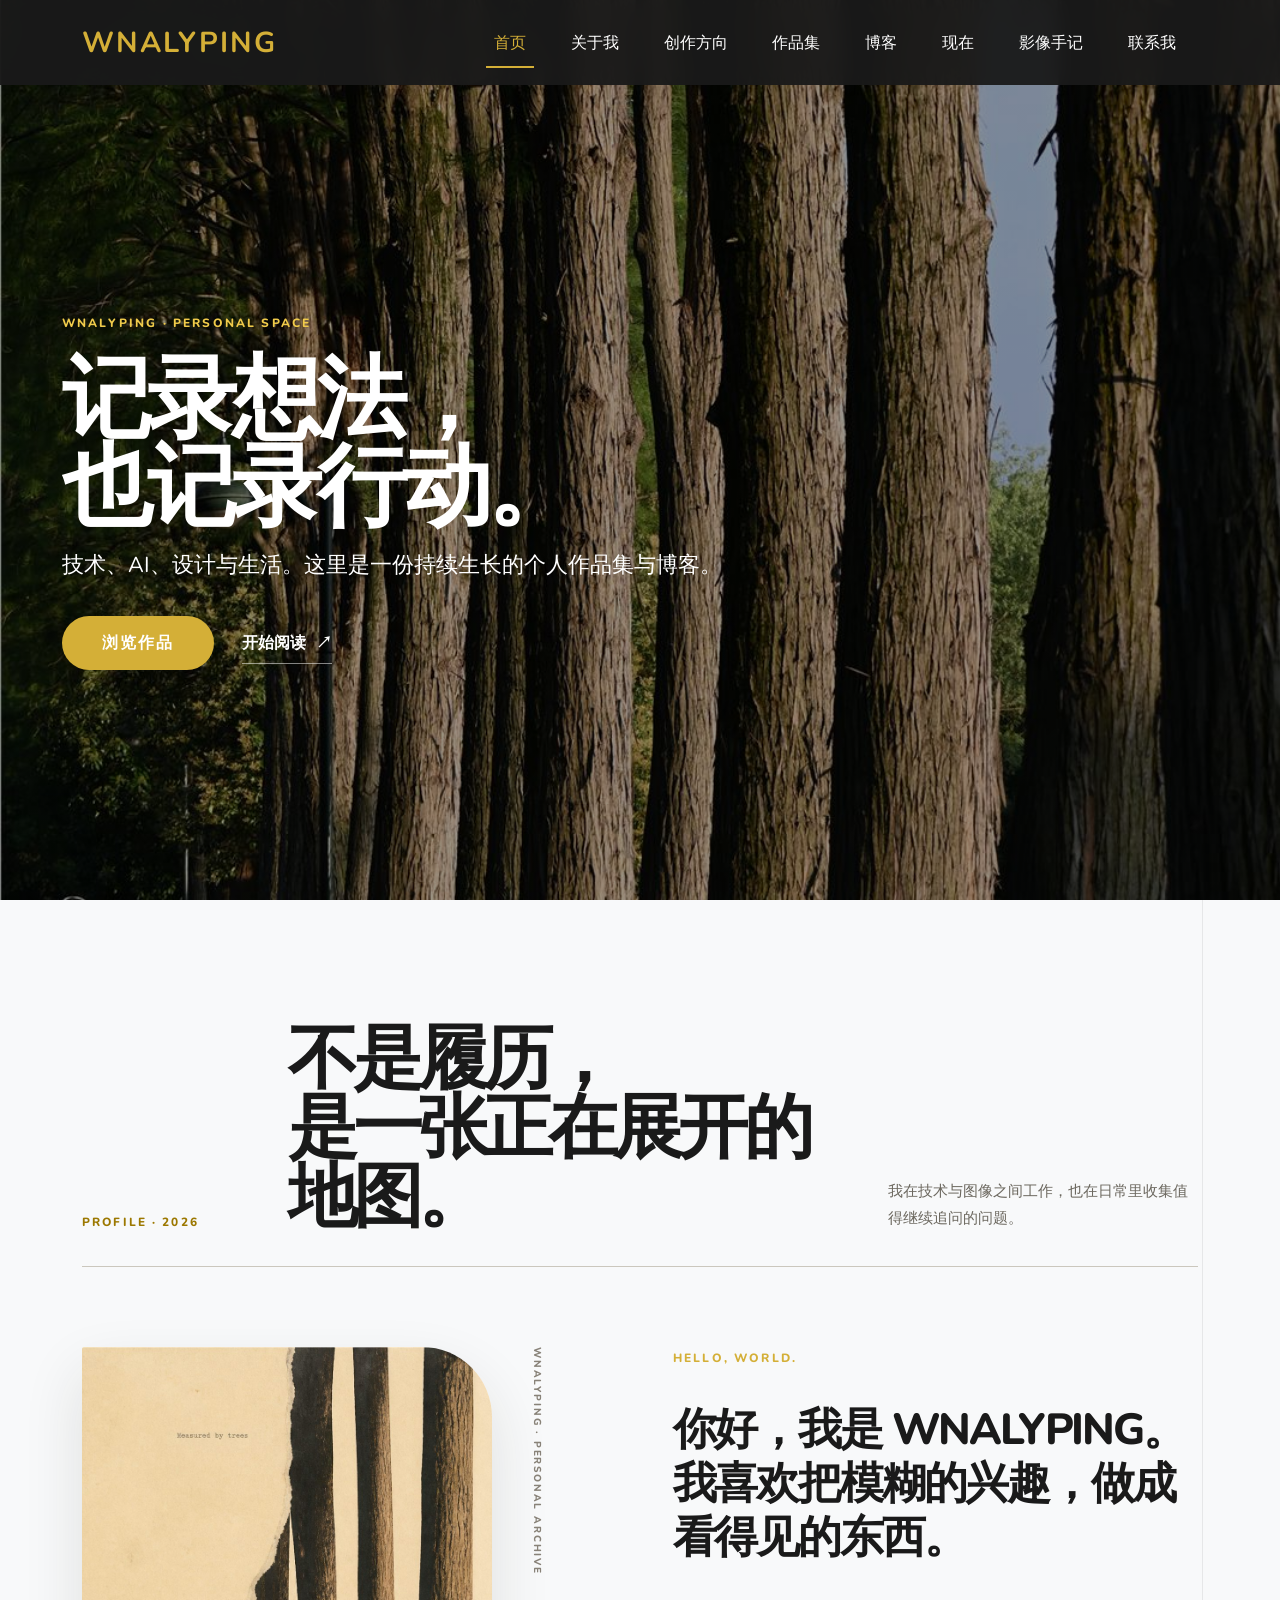
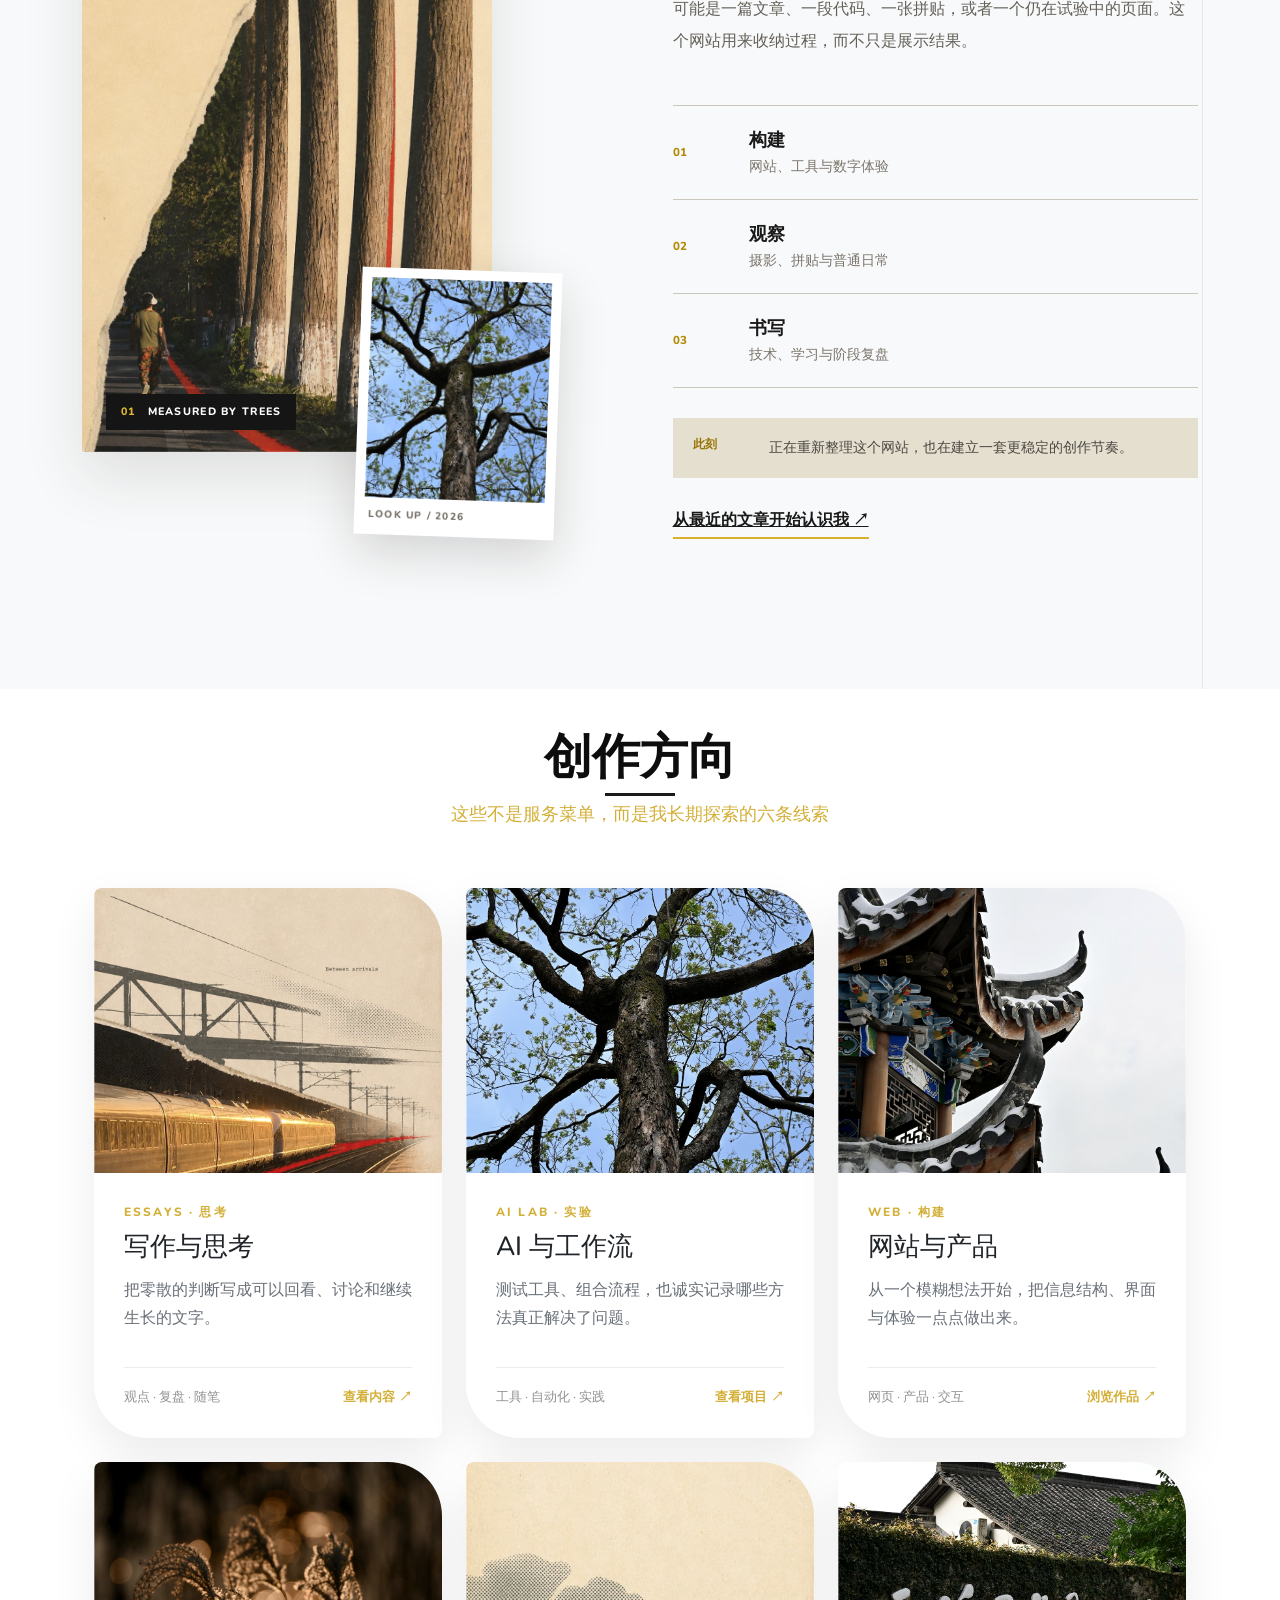
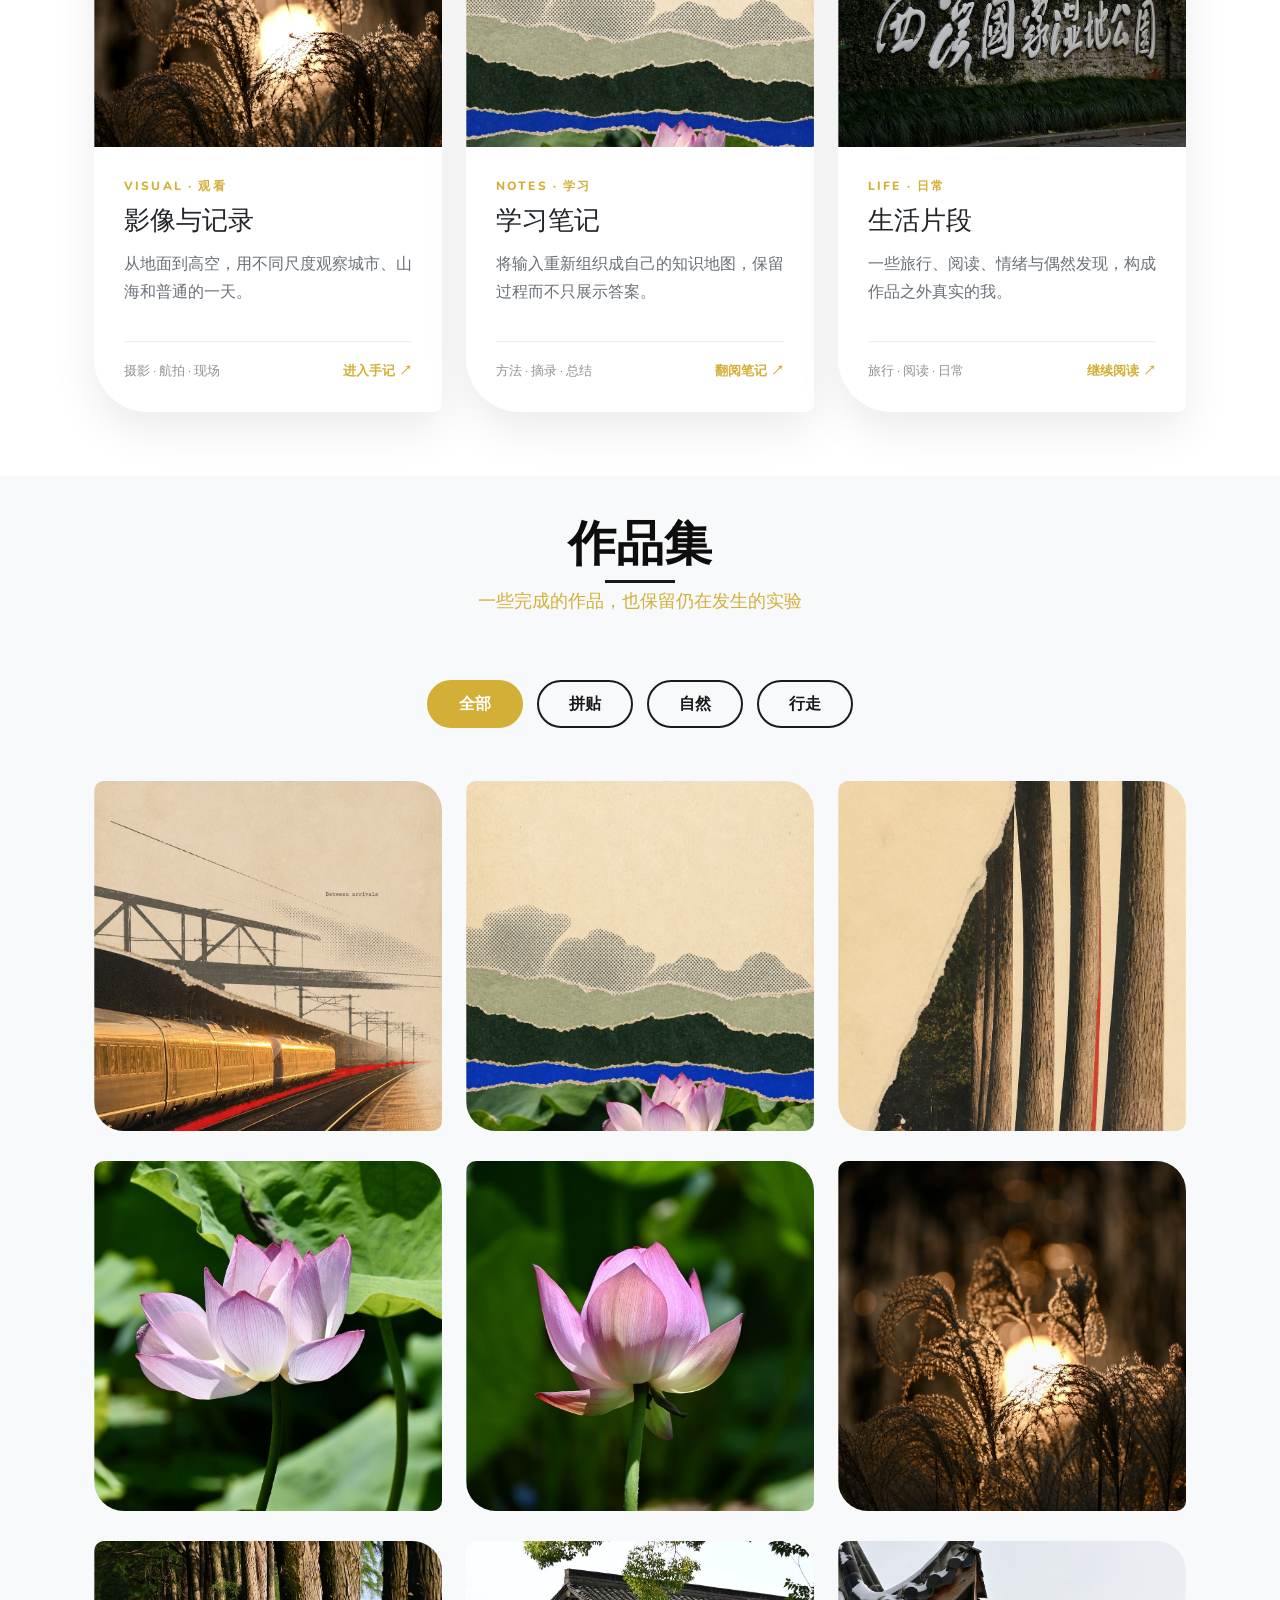
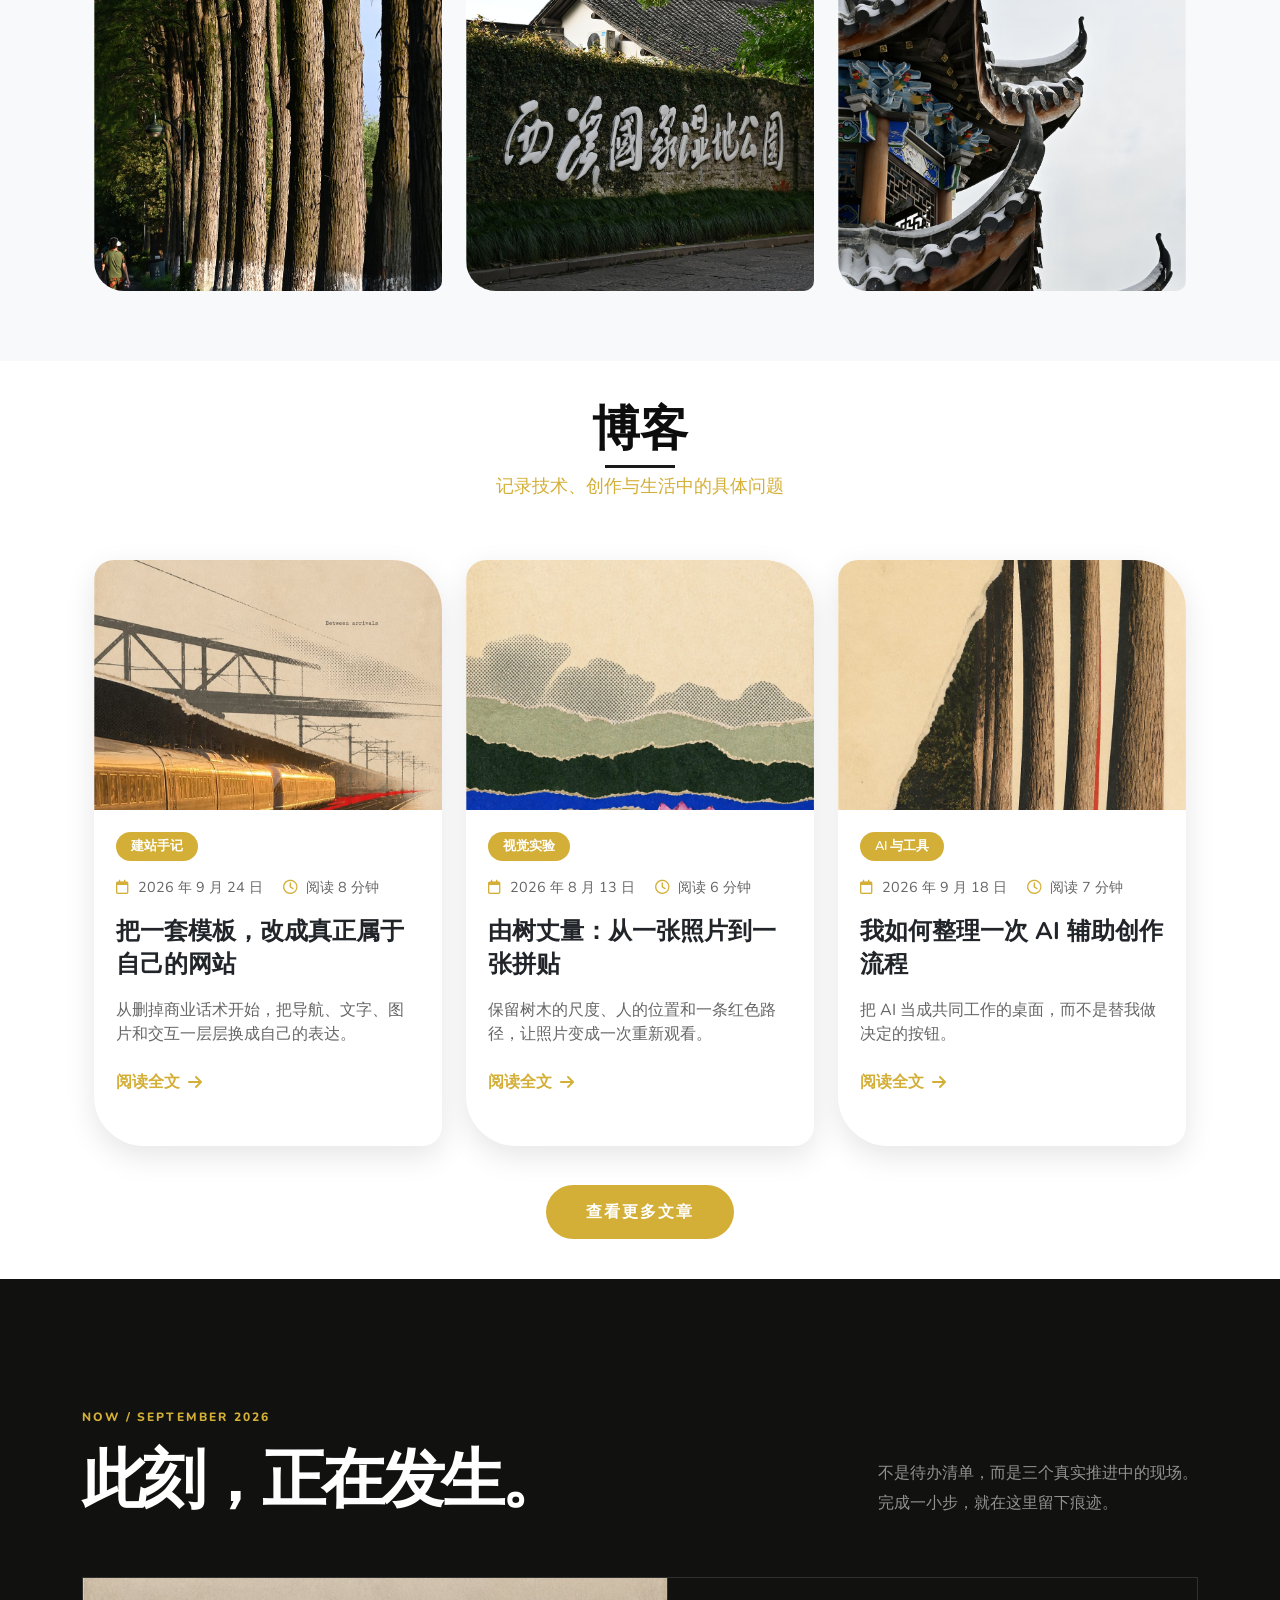
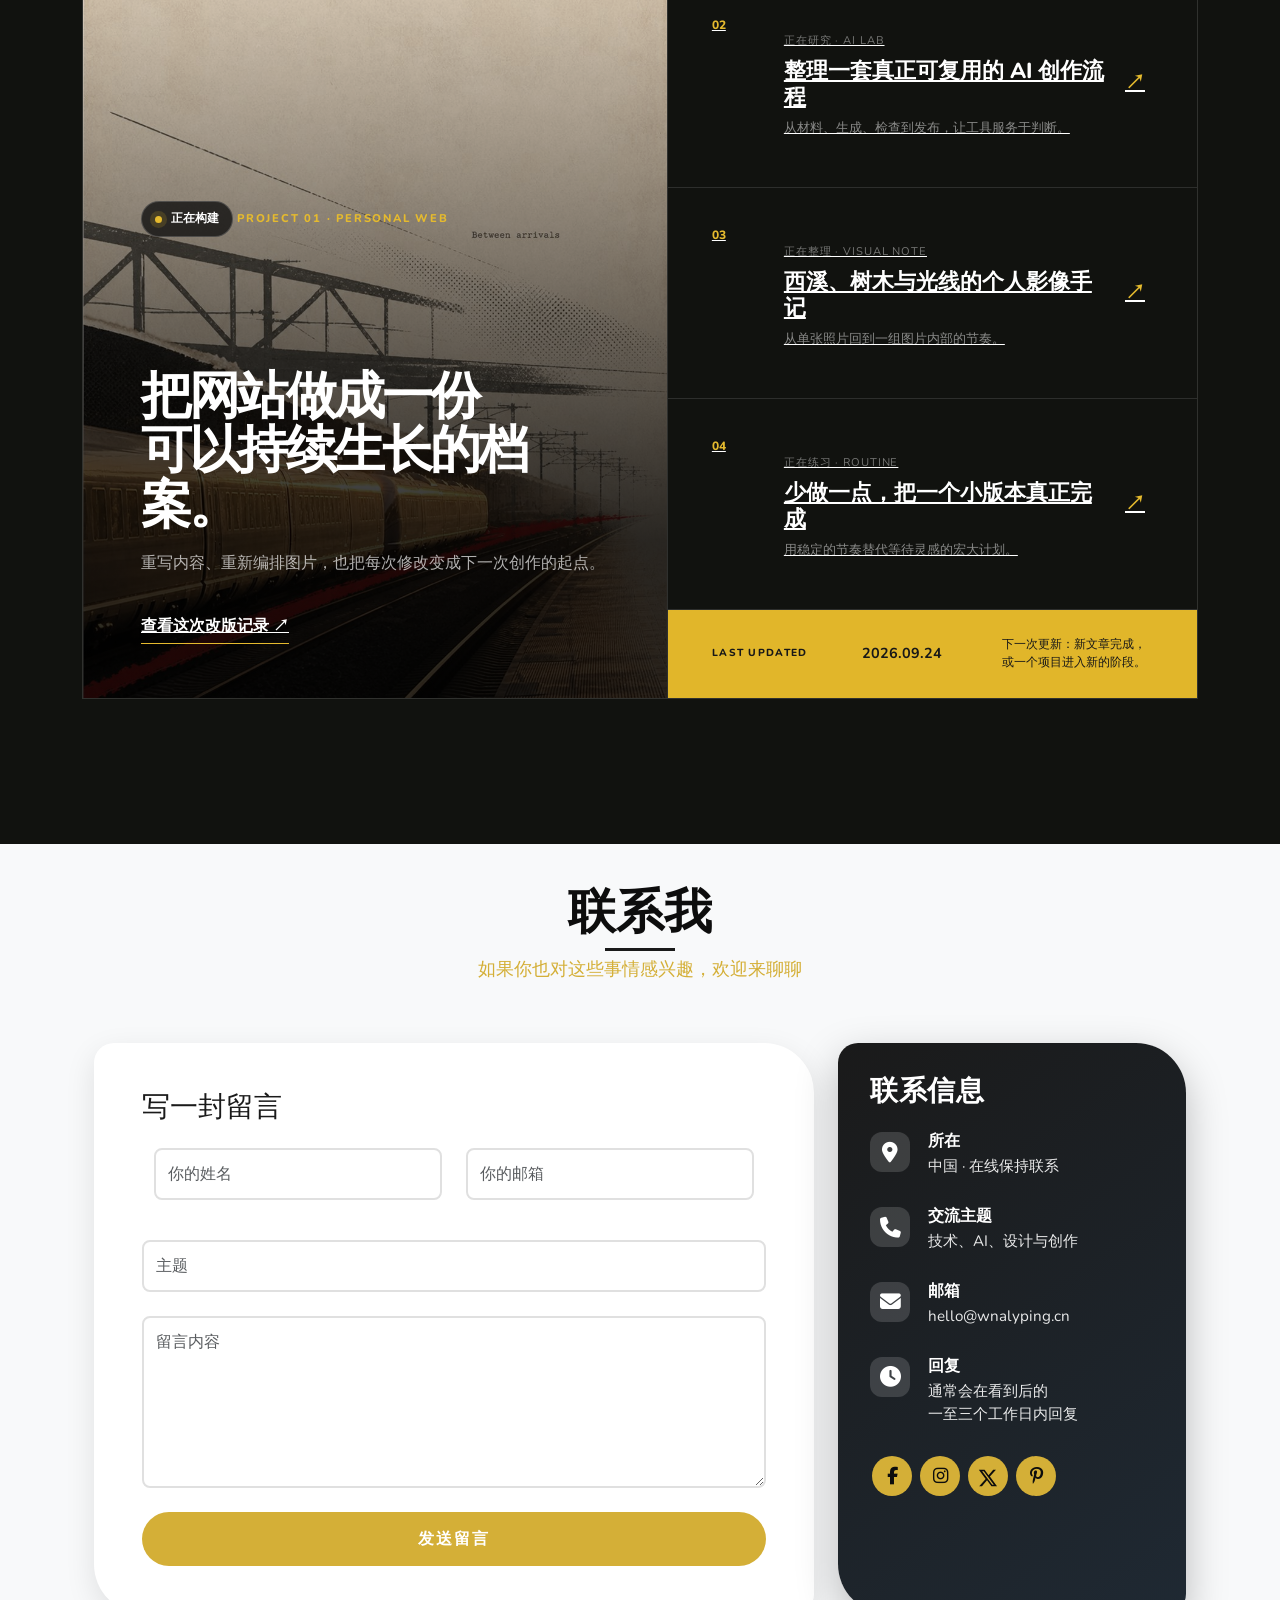
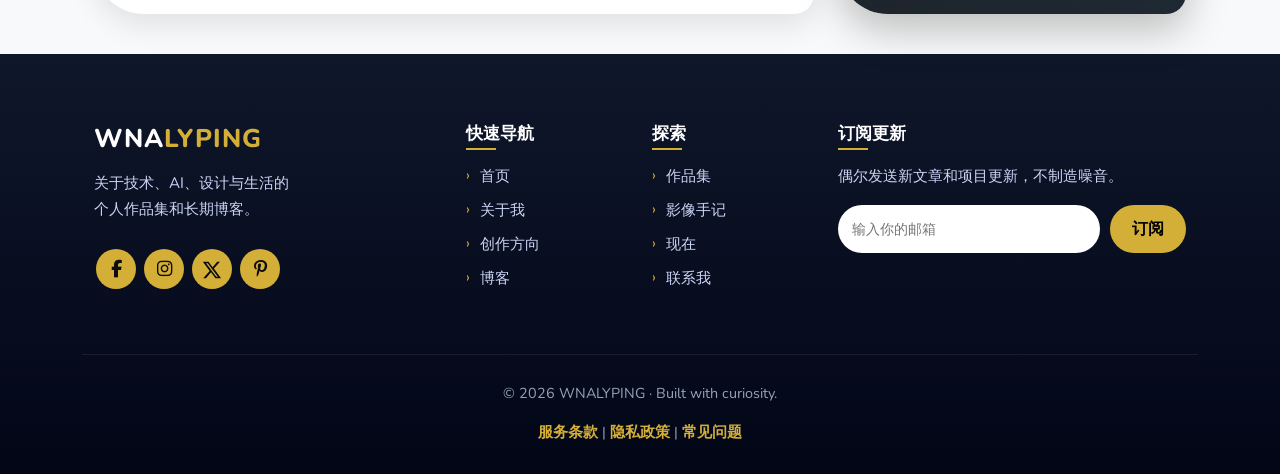
<file: index.html>
<!DOCTYPE html>
<html lang="zh-CN">

<head>
    <meta charset="UTF-8">
    <meta name="viewport" content="width=device-width, initial-scale=1.0">
    <title>WNALYPING｜个人作品集与博客</title>
    <link rel="icon" href="assets/images/photo.png">
    <link href="assets/css/bootstrap.min.css" rel="stylesheet">
    <link href="https://cdn.bootcdn.net/ajax/libs/font-awesome/6.4.0/css/all.min.css" rel="stylesheet">
    <link href="assets/css/aos.css" rel="stylesheet">
    <link href="https://fonts.googleapis.com/css2?family=Nunito:wght@300;400;600;700;800&display=swap" rel="stylesheet">
    <link href="assets/css/style.css?v=20260924-redesign" rel="stylesheet">
</head>

<body>
    <!-- Loading Screen -->
    <div class="loader" id="loader">
        <div class="spinner"></div>
    </div>
    <!-- Navbar -->
    <nav class="navbar navbar-expand-lg navbar-dark fixed-top">
        <div class="container">
            <a class="navbar-brand" href="#home">WNALYPING</a>
            <button class="navbar-toggler" type="button" data-bs-toggle="collapse" data-bs-target="#navbarNav">
                <span class="navbar-toggler-icon"></span>
            </button>
            <div class="collapse navbar-collapse" id="navbarNav">
                <ul class="navbar-nav ms-auto">
                    <li class="nav-item"><a class="nav-link active" href="#home">首页</a></li>
                    <li class="nav-item"><a class="nav-link" href="#about">关于我</a></li>
                    <li class="nav-item"><a class="nav-link" href="#services">创作方向</a></li>
                    <li class="nav-item"><a class="nav-link" href="#portfolio">作品集</a></li>
                    <li class="nav-item"><a class="nav-link" href="#blog">博客</a></li>
                    <li class="nav-item"><a class="nav-link" href="#testimonials">现在</a></li>
                    <li class="nav-item"><a class="nav-link" href="drone-service.html">影像手记</a></li>
                    <li class="nav-item"><a class="nav-link" href="#contact">联系我</a></li>
                </ul>
            </div>
        </div>
    </nav>
    <!-- Hero Section -->
    <section id="home" class="hero">
        <div class="hero-slide active"></div>
        <div class="hero-slide"></div>
        <div class="hero-slide"></div>
        <div class="hero-content">
            <div class="container">
                <span class="hero-eyebrow" data-aos="fade-up">WNALYPING · PERSONAL SPACE</span>
                <h1 data-aos="fade-up" data-aos-delay="200">记录想法，<br>也记录行动。</h1>
                <p data-aos="fade-up" data-aos-delay="400">技术、AI、设计与生活。这里是一份持续生长的个人作品集与博客。</p>
                <div class="hero-actions" data-aos="fade-up" data-aos-delay="600">
                    <a class="btn btn-primary-custom" href="#portfolio">浏览作品</a>
                    <a class="hero-text-link" href="#blog">开始阅读 <span>↗</span></a>
                </div>
            </div>
        </div>
    </section>

    <!-- 关于我 Section -->
    <section id="about" class="about-editorial">
        <div class="container">
            <div class="about-editorial-heading" data-aos="fade-up">
                <span class="about-edition">PROFILE · 2026</span>
                <h2>不是履历，<br>是一张正在展开的地图。</h2>
                <p>我在技术与图像之间工作，也在日常里收集值得继续追问的问题。</p>
            </div>
            <div class="about-editorial-grid">
                <div class="about-image-composition" data-aos="fade-right">
                    <figure class="about-main-figure">
                        <img src="assets/images/personal-collage-trees.jpg" alt="由树丈量主题个人拼贴作品">
                        <figcaption><span>01</span> MEASURED BY TREES</figcaption>
                    </figure>
                    <figure class="about-inset-figure">
                        <img src="assets/images/personal-tree-sky.jpg" alt="向上仰望树木和天空">
                        <figcaption>LOOK UP / 2026</figcaption>
                    </figure>
                    <span class="about-vertical-note">WNALYPING · PERSONAL ARCHIVE</span>
                </div>
                <div class="about-copy-panel" data-aos="fade-left">
                    <span class="section-kicker">HELLO, WORLD.</span>
                    <h3>你好，我是 WNALYPING。<br>我喜欢把模糊的兴趣，做成看得见的东西。</h3>
                    <p>可能是一篇文章、一段代码、一张拼贴，或者一个仍在试验中的页面。这个网站用来收纳过程，而不只是展示结果。</p>
                    <div class="about-focus-list">
                        <article><span>01</span><div><strong>构建</strong><p>网站、工具与数字体验</p></div></article>
                        <article><span>02</span><div><strong>观察</strong><p>摄影、拼贴与普通日常</p></div></article>
                        <article><span>03</span><div><strong>书写</strong><p>技术、学习与阶段复盘</p></div></article>
                    </div>
                    <div class="about-current-line"><span>此刻</span><p>正在重新整理这个网站，也在建立一套更稳定的创作节奏。</p></div>
                    <a class="about-read-link" href="blog.html">从最近的文章开始认识我 ↗</a>
                </div>
            </div>
        </div>
    </section>

    <!-- 创作方向 Section -->
    <section id="services">
        <div class="container">
            <div class="section-title">
                <h2 data-aos="fade-up">创作方向</h2>
                <p data-aos="fade-up" data-aos-delay="200">这些不是服务菜单，而是我长期探索的六条线索</p>
            </div>
            <div class="row">
                <div class="col-lg-4 col-md-6 mb-4" data-aos="fade-up" data-aos-delay="100">
                    <div class="card service-card personal-direction-card">
                        <img src="assets/images/personal-collage-train.jpg" alt="列车与抵达主题拼贴作品">
                        <div class="card-body">
                            <span class="direction-kicker">ESSAYS · 思考</span>
                            <h4>写作与思考</h4>
                            <p>把零散的判断写成可以回看、讨论和继续生长的文字。</p>
                            <div class="service-footer">
                                <span>观点 · 复盘 · 随笔</span>
                                <a class="direction-link" href="blog.html">查看内容 ↗</a>
                            </div>
                        </div>
                    </div>
                </div>
                <div class="col-lg-4 col-md-6 mb-4" data-aos="fade-up" data-aos-delay="200">
                    <div class="card service-card personal-direction-card">
                        <img src="assets/images/personal-tree-sky.jpg" alt="树枝向天空延伸，代表 AI 与工作流的生长路径">
                        <div class="card-body">
                            <span class="direction-kicker">AI LAB · 实验</span>
                            <h4>AI 与工作流</h4>
                            <p>测试工具、组合流程，也诚实记录哪些方法真正解决了问题。</p>
                            <div class="service-footer">
                                <span>工具 · 自动化 · 实践</span>
                                <a class="direction-link" href="#portfolio">查看项目 ↗</a>
                            </div>
                        </div>
                    </div>
                </div>
                <div class="col-lg-4 col-md-6 mb-4" data-aos="fade-up" data-aos-delay="300">
                    <div class="card service-card personal-direction-card">
                        <img src="assets/images/personal-snow-roof.jpg" alt="雪中传统屋檐，代表结构、设计与构建">
                        <div class="card-body">
                            <span class="direction-kicker">WEB · 构建</span>
                            <h4>网站与产品</h4>
                            <p>从一个模糊想法开始，把信息结构、界面与体验一点点做出来。</p>

                            <div class="service-footer">
                                <span>网页 · 产品 · 交互</span>
                                <a class="direction-link" href="#portfolio">浏览作品 ↗</a>
                            </div>
                        </div>
                    </div>
                </div>
                <div class="col-lg-4 col-md-6 mb-4" data-aos="fade-up" data-aos-delay="100">
                    <div class="card service-card personal-direction-card">
                        <img src="assets/images/personal-sunset-reeds.jpg" alt="夕阳下的芦苇">
                        <div class="card-body">
                            <span class="direction-kicker">VISUAL · 观看</span>
                            <h4>影像与记录</h4>
                            <p>从地面到高空，用不同尺度观察城市、山海和普通的一天。</p>
                            <div class="service-footer">
                                <span>摄影 · 航拍 · 现场</span>
                                <a class="direction-link" href="drone-service.html">进入手记 ↗</a>
                            </div>
                        </div>
                    </div>
                </div>
                <div class="col-lg-4 col-md-6 mb-4" data-aos="fade-up" data-aos-delay="200">
                    <div class="card service-card personal-direction-card">
                        <img src="assets/images/personal-collage-lotus.jpg" alt="荷花与静水主题拼贴作品">
                        <div class="card-body">
                            <span class="direction-kicker">NOTES · 学习</span>
                            <h4>学习笔记</h4>
                            <p>将输入重新组织成自己的知识地图，保留过程而不只展示答案。</p>

                            <div class="service-footer">
                                <span>方法 · 摘录 · 总结</span>
                                <a class="direction-link" href="blog.html">翻阅笔记 ↗</a>
                            </div>
                        </div>
                    </div>
                </div>
                <div class="col-lg-4 col-md-6 mb-4" data-aos="fade-up" data-aos-delay="300">
                    <div class="card service-card personal-direction-card">
                        <img src="assets/images/personal-west-lake.jpg" alt="西溪国家湿地公园">
                        <div class="card-body">
                            <span class="direction-kicker">LIFE · 日常</span>
                            <h4>生活片段</h4>
                            <p>一些旅行、阅读、情绪与偶然发现，构成作品之外真实的我。</p>
                            <div class="service-footer">
                                <span>旅行 · 阅读 · 日常</span>
                                <a class="direction-link" href="blog.html">继续阅读 ↗</a>
                            </div>
                        </div>
                    </div>
                </div>
            </div>
        </div>
    </section>

    <!-- 作品集 Section -->
    <section id="portfolio">
        <div class="container">
            <div class="section-title">
                <h2 data-aos="fade-up">作品集</h2>
                <p data-aos="fade-up" data-aos-delay="200">一些完成的作品，也保留仍在发生的实验</p>
            </div>
            <div class="filter-buttons" data-aos="fade-up">
                <button class="filter-btn active" data-filter="all">全部</button>
                <button class="filter-btn" data-filter="collage">拼贴</button>
                <button class="filter-btn" data-filter="nature">自然</button>
                <button class="filter-btn" data-filter="city">行走</button>
            </div>
            <div class="row" id="gallery">
                <div class="col-lg-4 col-md-6 gallery-item" data-category="collage" data-aos="zoom-in">
                    <img src="assets/images/personal-collage-train.jpg" alt="抵达之间，列车主题拼贴">
                    <div class="gallery-overlay">
                        <i class="fas fa-search-plus"></i>
                    </div>
                </div>
                <div class="col-lg-4 col-md-6 gallery-item" data-category="collage" data-aos="zoom-in"
                    data-aos-delay="100">
                    <img src="assets/images/personal-collage-lotus.jpg" alt="静水与光，荷花主题拼贴">
                    <div class="gallery-overlay">
                        <i class="fas fa-search-plus"></i>
                    </div>
                </div>
                <div class="col-lg-4 col-md-6 gallery-item" data-category="collage" data-aos="zoom-in"
                    data-aos-delay="200">
                    <img src="assets/images/personal-collage-trees.jpg" alt="由树丈量，林间行走主题拼贴">
                    <div class="gallery-overlay">
                        <i class="fas fa-search-plus"></i>
                    </div>
                </div>
                <div class="col-lg-4 col-md-6 gallery-item" data-category="nature" data-aos="zoom-in"
                    data-aos-delay="300">
                    <img src="assets/images/personal-lotus-open.jpg" alt="盛开的荷花">
                    <div class="gallery-overlay">
                        <i class="fas fa-search-plus"></i>
                    </div>
                </div>
                <div class="col-lg-4 col-md-6 gallery-item" data-category="nature" data-aos="zoom-in"
                    data-aos-delay="400">
                    <img src="assets/images/personal-lotus-bud.jpg" alt="光线下的荷花花苞">
                    <div class="gallery-overlay">
                        <i class="fas fa-search-plus"></i>
                    </div>
                </div>
                <div class="col-lg-4 col-md-6 gallery-item" data-category="nature" data-aos="zoom-in"
                    data-aos-delay="500">
                    <img src="assets/images/personal-sunset-reeds.jpg" alt="夕阳穿过芦苇">
                    <div class="gallery-overlay">
                        <i class="fas fa-search-plus"></i>
                    </div>
                </div>
                <div class="col-lg-4 col-md-6 gallery-item" data-category="city" data-aos="zoom-in"
                    data-aos-delay="600">
                    <img src="assets/images/personal-tree-walk.jpg" alt="林荫道上的行人">
                    <div class="gallery-overlay">
                        <i class="fas fa-search-plus"></i>
                    </div>
                </div>
                <div class="col-lg-4 col-md-6 gallery-item" data-category="city" data-aos="zoom-in"
                    data-aos-delay="700">
                    <img src="assets/images/personal-west-lake.jpg" alt="西溪国家湿地公园入口">
                    <div class="gallery-overlay">
                        <i class="fas fa-search-plus"></i>
                    </div>
                </div>
                <div class="col-lg-4 col-md-6 gallery-item" data-category="city" data-aos="zoom-in"
                    data-aos-delay="800">
                    <img src="assets/images/personal-snow-roof.jpg" alt="雪中的传统屋檐">
                    <div class="gallery-overlay">
                        <i class="fas fa-search-plus"></i>
                    </div>
                </div>
            </div>
        </div>
    </section>

    <!-- 博客 Section -->
    <section id="blog">
        <div class="container">
            <div class="section-title">
                <h2 data-aos="fade-up">博客</h2>
                <p data-aos="fade-up" data-aos-delay="200">记录技术、创作与生活中的具体问题</p>
            </div>
            <div class="row">
                <div class="col-lg-4 col-md-6" data-aos="fade-up" data-aos-delay="100">
                    <div class="card blog-card">
                        <img src="assets/images/personal-collage-train.jpg" alt="抵达之间主题拼贴">
                        <div class="card-body">
                            <span class="blog-category">建站手记</span>
                            <div class="blog-meta">
                                <span><i class="far fa-calendar"></i> 2026 年 9 月 24 日</span>
                                <span><i class="far fa-clock"></i> 阅读 8 分钟</span>
                            </div>
                            <h4>把一套模板，改成真正属于自己的网站</h4>
                            <p>从删掉商业话术开始，把导航、文字、图片和交互一层层换成自己的表达。</p>
                            <a href="blog-detail.html?article=website" class="read-more">阅读全文 <i class="fas fa-arrow-right"></i></a>
                        </div>
                    </div>
                </div>
                <div class="col-lg-4 col-md-6" data-aos="fade-up" data-aos-delay="200">
                    <div class="card blog-card">
                        <img src="assets/images/personal-collage-lotus.jpg" alt="静水与光主题拼贴">
                        <div class="card-body">
                            <span class="blog-category">视觉实验</span>
                            <div class="blog-meta">
                                <span><i class="far fa-calendar"></i> 2026 年 8 月 13 日</span>
                                <span><i class="far fa-clock"></i> 阅读 6 分钟</span>
                            </div>
                            <h4>由树丈量：从一张照片到一张拼贴</h4>
                            <p>保留树木的尺度、人的位置和一条红色路径，让照片变成一次重新观看。</p>
                            <a href="blog-detail.html?article=measured-by-trees" class="read-more">阅读全文 <i class="fas fa-arrow-right"></i></a>
                        </div>
                    </div>
                </div>
                <div class="col-lg-4 col-md-6" data-aos="fade-up" data-aos-delay="300">
                    <div class="card blog-card">
                        <img src="assets/images/personal-collage-trees.jpg" alt="由树丈量主题拼贴">
                        <div class="card-body">
                            <span class="blog-category">AI 与工具</span>
                            <div class="blog-meta">
                                <span><i class="far fa-calendar"></i> 2026 年 9 月 18 日</span>
                                <span><i class="far fa-clock"></i> 阅读 7 分钟</span>
                            </div>
                            <h4>我如何整理一次 AI 辅助创作流程</h4>
                            <p>把 AI 当成共同工作的桌面，而不是替我做决定的按钮。</p>
                            <a href="blog-detail.html?article=ai-workflow" class="read-more">阅读全文 <i class="fas fa-arrow-right"></i></a>
                        </div>
                    </div>
                </div>
            </div>
        </div>
        <div class="container" id="blogmore">
            <a class="btn btn-primary-custom aos-init aos-animate" href="blog.html">查看更多文章</a>
        </div>

    </section>

    <!-- Lightbox -->
    <div class="lightbox" id="lightbox">
        <span class="lightbox-close">&times;</span>
        <img src="assets/images/personal-collage-train.jpg" alt="作品大图预览">
    </div>

    <!-- Now Section -->
    <section id="testimonials" class="current-desk">
        <div class="container">
            <div class="current-desk-heading" data-aos="fade-up">
                <div><span class="now-index">NOW / SEPTEMBER 2026</span><h2>此刻，正在发生。</h2></div>
                <p>不是待办清单，而是三个真实推进中的现场。<br>完成一小步，就在这里留下痕迹。</p>
            </div>
            <div class="current-desk-grid">
                <article class="current-feature" data-aos="fade-right">
                    <img src="assets/images/personal-collage-train.jpg" alt="抵达之间主题拼贴作品">
                    <div class="current-feature-shade"></div>
                    <div class="current-feature-copy">
                        <div class="current-status"><i></i> 正在构建</div>
                        <span>PROJECT 01 · PERSONAL WEB</span>
                        <h3>把网站做成一份<br>可以持续生长的档案。</h3>
                        <p>重写内容、重新编排图片，也把每次修改变成下一次创作的起点。</p>
                        <a href="blog-detail.html?article=website">查看这次改版记录 ↗</a>
                    </div>
                </article>
                <div class="current-stream" data-aos="fade-left">
                    <a href="blog-detail.html?article=ai-workflow" class="current-stream-item">
                        <span class="stream-number">02</span><div><small>正在研究 · AI LAB</small><h3>整理一套真正可复用的 AI 创作流程</h3><p>从材料、生成、检查到发布，让工具服务于判断。</p></div><b>↗</b>
                    </a>
                    <a href="drone-service.html" class="current-stream-item">
                        <span class="stream-number">03</span><div><small>正在整理 · VISUAL NOTE</small><h3>西溪、树木与光线的个人影像手记</h3><p>从单张照片回到一组图片内部的节奏。</p></div><b>↗</b>
                    </a>
                    <a href="blog-detail.html?article=finish-small" class="current-stream-item">
                        <span class="stream-number">04</span><div><small>正在练习 · ROUTINE</small><h3>少做一点，把一个小版本真正完成</h3><p>用稳定的节奏替代等待灵感的宏大计划。</p></div><b>↗</b>
                    </a>
                    <div class="current-update"><span>LAST UPDATED</span><strong>2026.09.24</strong><p>下一次更新：新文章完成，或一个项目进入新的阶段。</p></div>
                </div>
            </div>
        </div>
    </section>

    <!-- 联系我们 Section -->
    <section id="contact">
        <div class="container">
            <div class="section-title">
                <h2 data-aos="fade-up">联系我</h2>
                <p data-aos="fade-up" data-aos-delay="200">如果你也对这些事情感兴趣，欢迎来聊聊</p>
            </div>
            <div class="row">
                <div class="col-lg-8 mb-4 mb-lg-0" data-aos="fade-right">
                    <div class="contact-form">
                        <h3 class="mb-4">写一封留言</h3>
                        <form id="contactForm">
                            <div class="row">
                                <div class="col-md-6 mb-3">
                                    <input type="text" class="form-control" placeholder="你的姓名" required>
                                </div>
                                <div class="col-md-6 mb-3">
                                    <input type="email" class="form-control" placeholder="你的邮箱" required>
                                </div>
                            </div>
                            <div class="mb-3">
                                <input type="text" class="form-control" placeholder="主题">
                            </div>
                            <div class="mb-3">
                                <textarea class="form-control" rows="6" placeholder="留言内容" required></textarea>
                            </div>
                            <button type="submit" class="btn btn-primary-custom w-100">发送留言</button>
                        </form>
                    </div>
                </div>
                <div class="col-lg-4" data-aos="fade-left" data-aos-delay="200">
                    <div class="contact-info">
                        <h3 class="mb-4">联系信息</h3>

                        <div class="info-item">
                            <div class="icon-box">
                                <i class="fas fa-map-marker-alt"></i>
                            </div>
                            <div>
                                <h5>所在</h5>
                                <p>中国 · 在线保持联系</p>
                            </div>
                        </div>

                        <div class="info-item">
                            <div class="icon-box">
                                <i class="fas fa-phone"></i>
                            </div>
                            <div>
                                <h5>交流主题</h5>
                                <p>技术、AI、设计与创作</p>
                            </div>
                        </div>

                        <div class="info-item">
                            <div class="icon-box">
                                <i class="fas fa-envelope"></i>
                            </div>
                            <div>
                                <h5>邮箱</h5>
                                <p>hello@wnalyping.cn</p>
                            </div>
                        </div>

                        <div class="info-item">
                            <div class="icon-box">
                                <i class="fas fa-clock"></i>
                            </div>
                            <div>
                                <h5>回复</h5>
                                <p>通常会在看到后的<br>一至三个工作日内回复</p>
                            </div>
                        </div>

                        <div class="social-links mt-4">
                            <a href="#"><i class="fab fa-facebook-f"></i></a>
                            <a href="#"><i class="fab fa-instagram"></i></a>
                            <a href="#" aria-label="X (Twitter)">
                                <svg width="20" height="20" viewBox="0 0 24 24" fill="currentColor">
                                    <path
                                        d="M18.244 2H21.552L14.291 10.29L22.824 22H16.112L10.822 14.622L4.758 22H1.448L9.206 13.243L1 2H7.888L12.662 8.735L18.244 2ZM17.096 20H18.93L6.892 4H4.928L17.096 20Z" />
                                </svg>
                            </a>
                            <a href="#"><i class="fab fa-pinterest-p"></i></a>
                        </div>
                    </div>
                </div>
            </div>
        </div>
    </section>

    <!-- Footer -->
    <footer class="footer">
        <div class="container">
            <div class="row gy-4">
                <div class="col-lg-4" data-aos="fade-up">
                    <h4 class="footer-logo mb-3">WNA<span>LYPING</span></h4>
                    <p class="footer-text">
                        关于技术、AI、设计与生活的<br>个人作品集和长期博客。
                    </p>
                    <div class="social-links mt-4">
                        <a href="#"><i class="fab fa-facebook-f"></i></a>
                        <a href="#"><i class="fab fa-instagram"></i></a>
                        <a href="#" aria-label="X (Twitter)">
                            <svg width="20" height="20" viewBox="0 0 24 24" fill="currentColor">
                                <path
                                    d="M18.244 2H21.552L14.291 10.29L22.824 22H16.112L10.822 14.622L4.758 22H1.448L9.206 13.243L1 2H7.888L12.662 8.735L18.244 2ZM17.096 20H18.93L6.892 4H4.928L17.096 20Z" />
                            </svg>
                        </a>
                        <a href="#"><i class="fab fa-pinterest-p"></i></a>
                    </div>
                </div>

                <div class="col-lg-2 col-md-6" data-aos="fade-up" data-aos-delay="100">
                    <h5 class="footer-title">快速导航</h5>
                    <ul class="footer-links">
                        <li><a href="#home">首页</a></li>
                        <li><a href="#about">关于我</a></li>
                        <li><a href="#services">创作方向</a></li>
                        <li><a href="blog.html">博客</a></li>
                    </ul>
                </div>

                <div class="col-lg-2 col-md-6" data-aos="fade-up" data-aos-delay="200">
                    <h5 class="footer-title">探索</h5>
                    <ul class="footer-links">
                        <li><a href="#portfolio">作品集</a></li>
                        <li><a href="drone-service.html">影像手记</a></li>
                        <li><a href="#testimonials">现在</a></li>
                        <li><a href="#contact">联系我</a></li>
                    </ul>
                </div>

                <div class="col-lg-4" data-aos="fade-up" data-aos-delay="300">
                    <h5 class="footer-title">订阅更新</h5>
                    <p class="footer-text">偶尔发送新文章和项目更新，不制造噪音。</p>
                    <div class="newsletter">
                        <input type="email" id="subscribe-email" required="" placeholder="输入你的邮箱">
                        <button id="subscribe">订阅</button>
                    </div>
                </div>
            </div>

            <div class="copyright">
                <p>© 2026 WNALYPING · Built with curiosity.</p>
                <div class="copyright-links">
                    <a href="terms-condition.html">服务条款</a>
                    <span class="divider">|</span>
                    <a href="privacy-policy.html">隐私政策</a>
                    <span class="divider">|</span>
                    <a href="FAQs.html">常见问题</a>
                </div>
            </div>
        </div>
    </footer>

    <!-- Back to Top Button -->
    <div class="back-to-top" id="backToTop">
        <i class="fas fa-arrow-up"></i>
    </div>

    <!-- Scripts -->
    <script src="assets/js/bootstrap.bundle.min.js"></script>
    <script src="assets/js/aos.js"></script>
    <script src="assets/js/script.js?v=20260923-personal"></script>

</body>

</html>
</file>
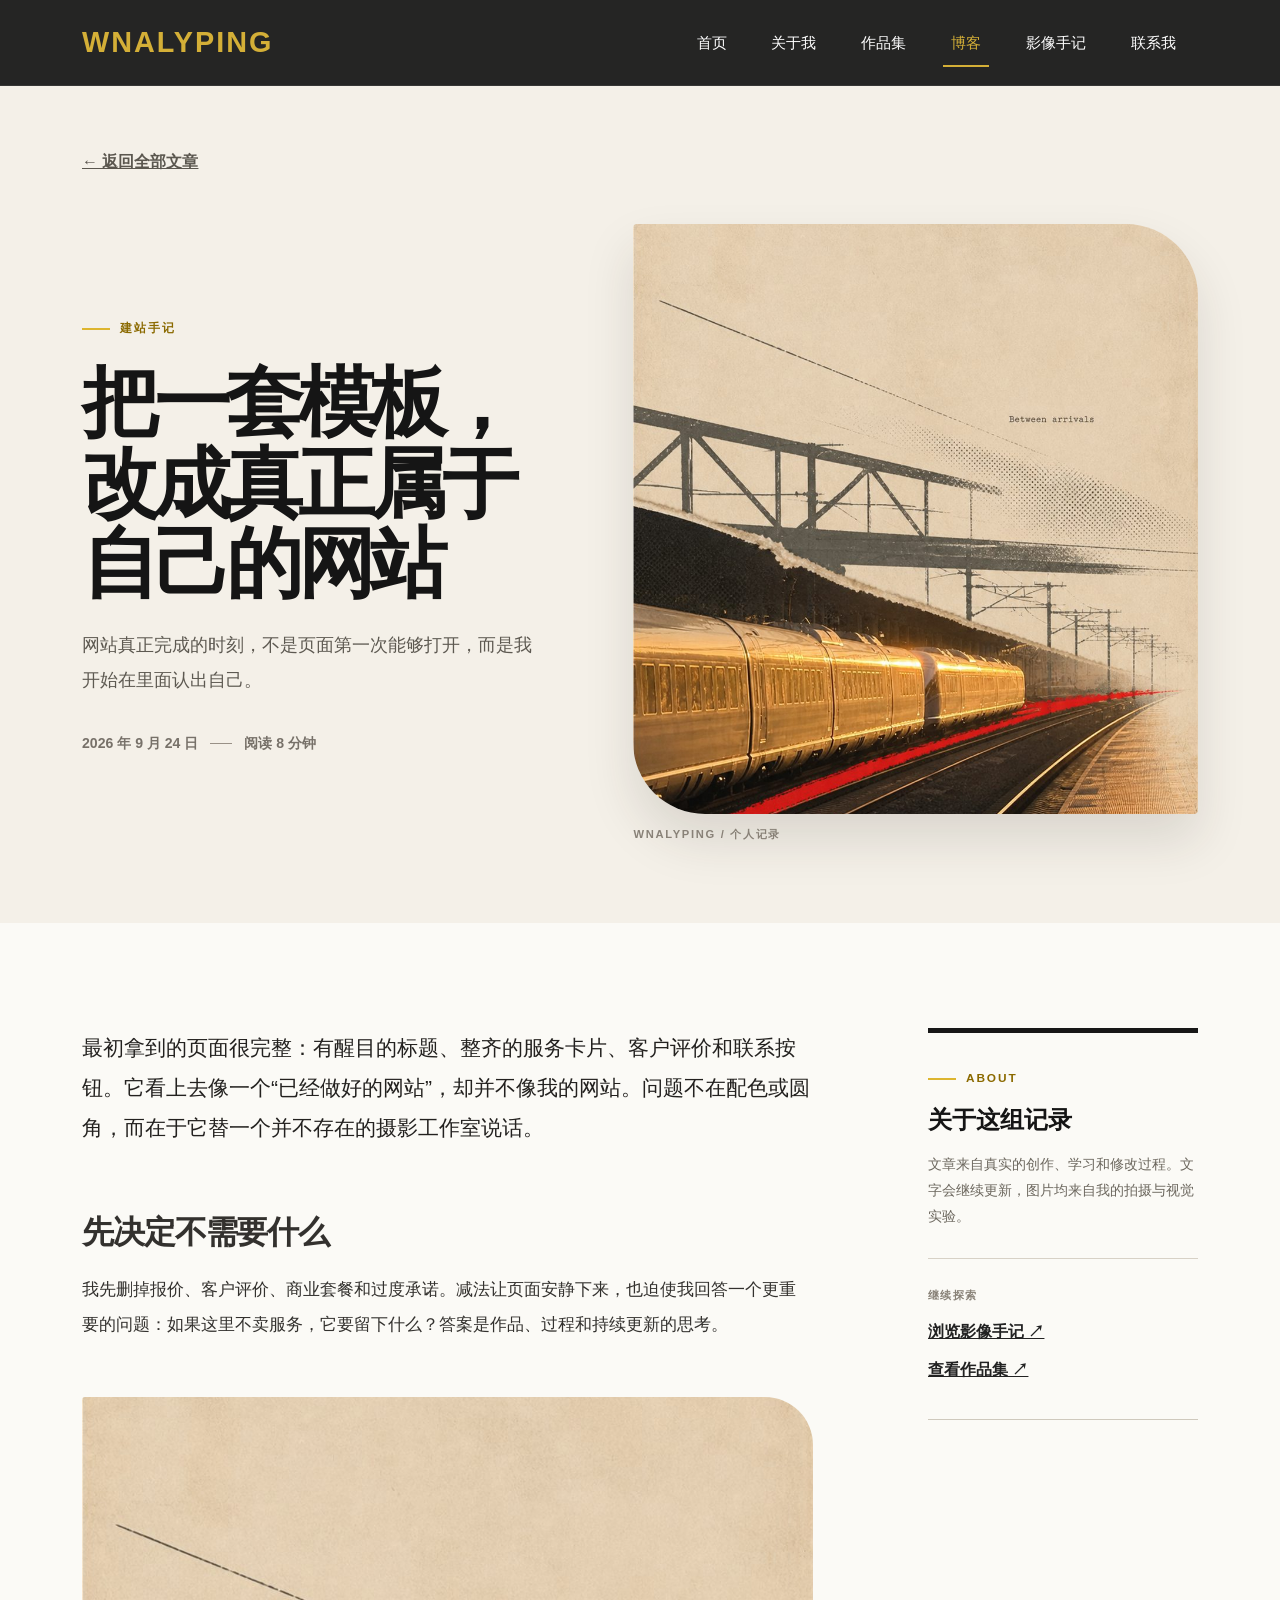
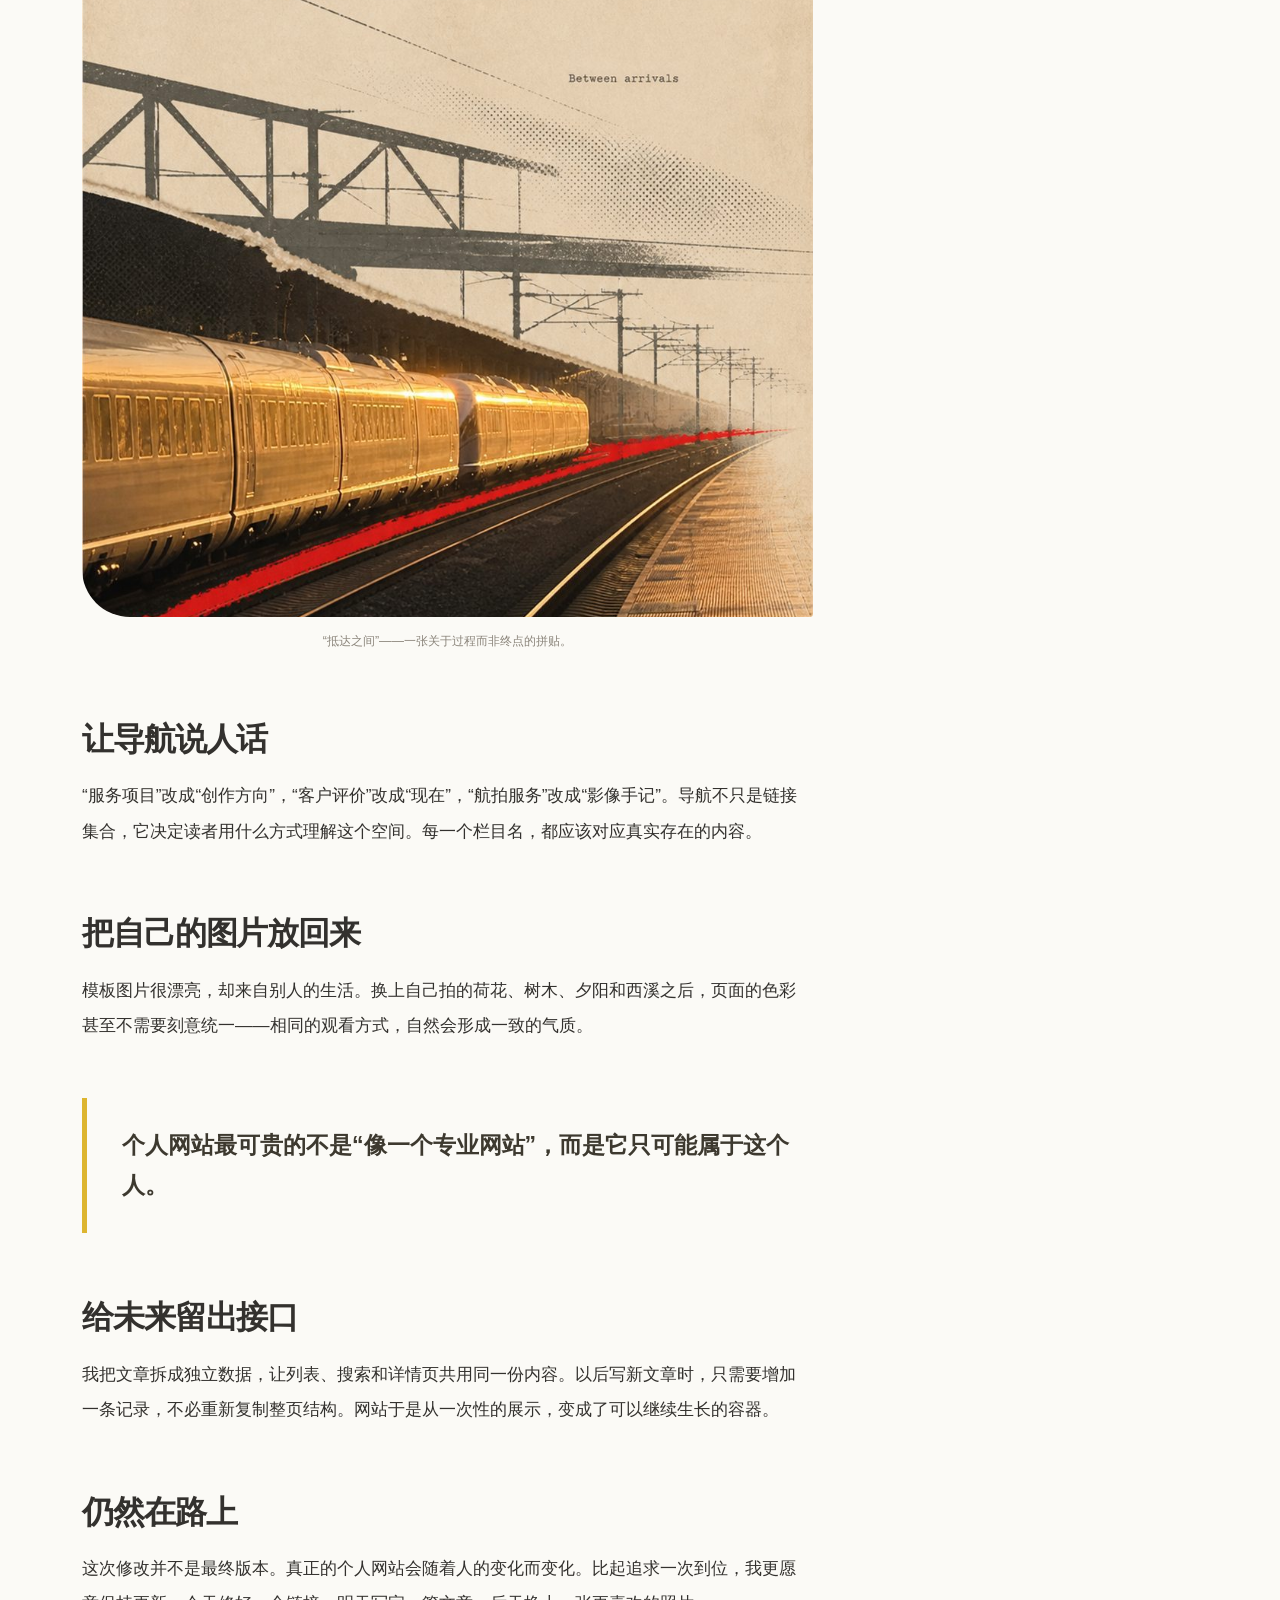
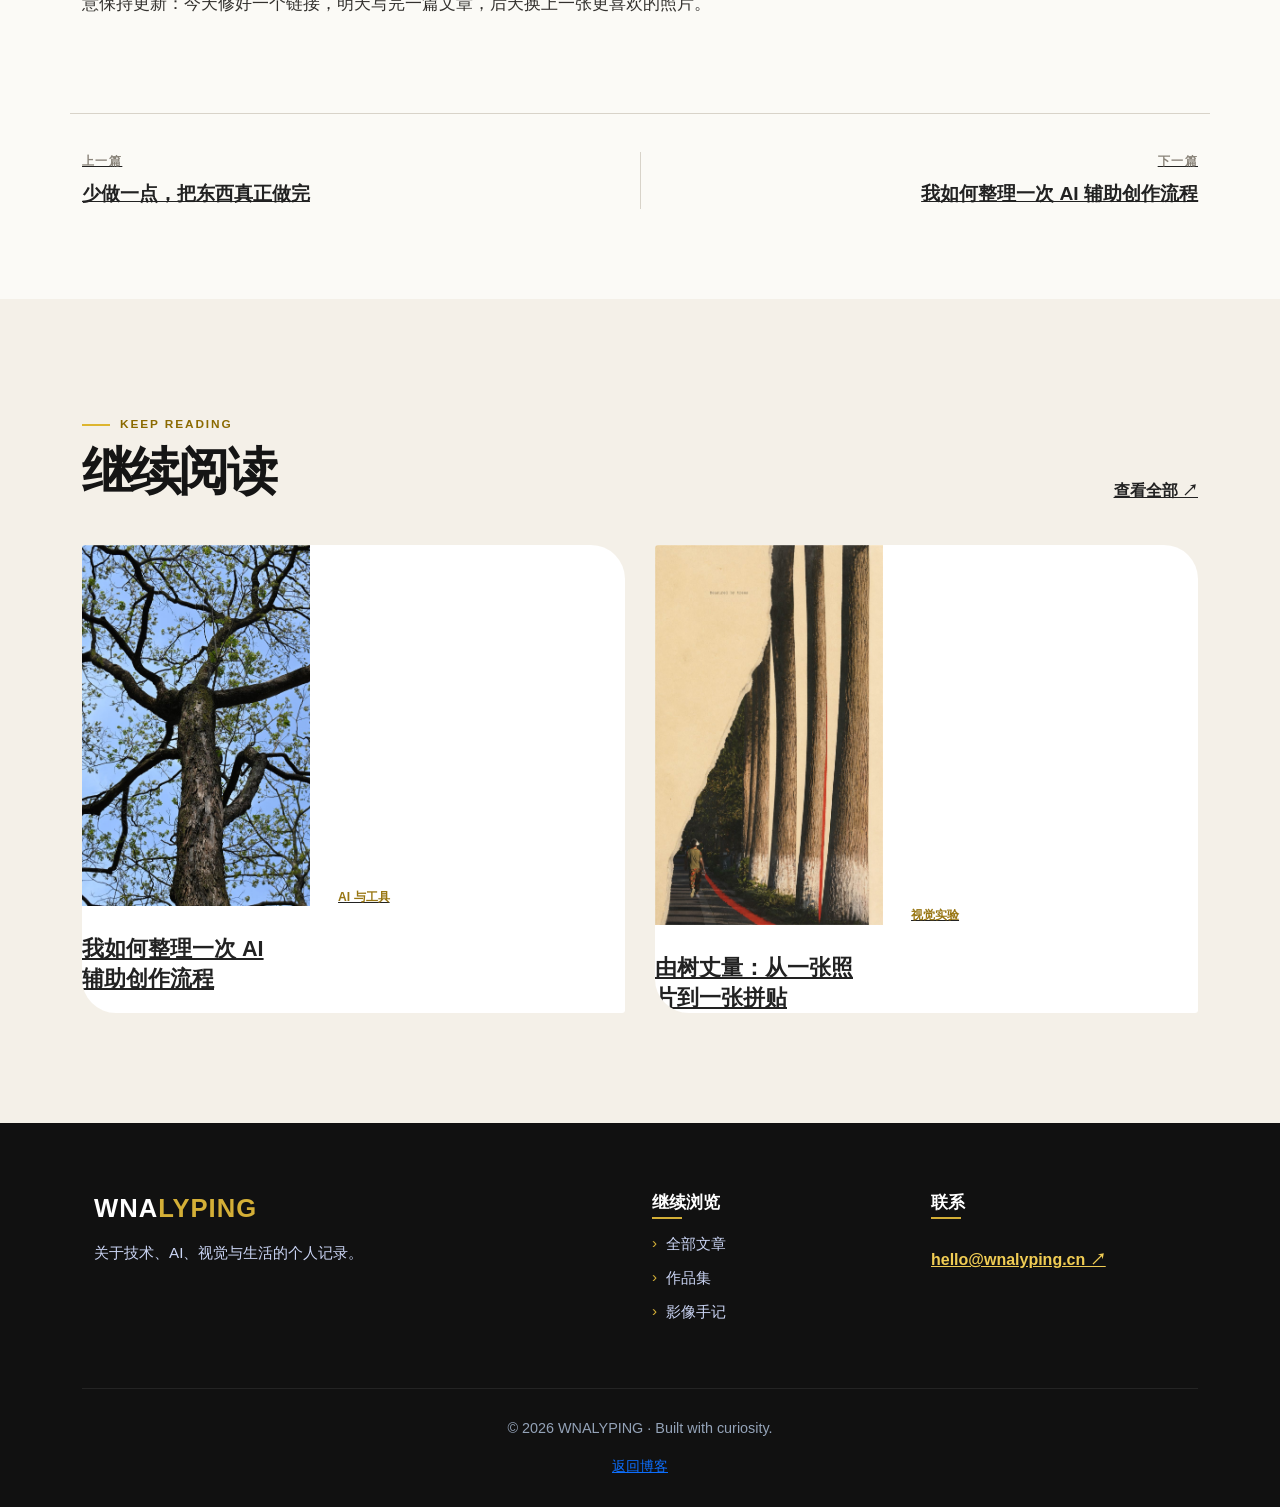
<file: blog-detail.html>
<!DOCTYPE html>
<html lang="zh-CN">
<head>
    <meta charset="UTF-8"><meta name="viewport" content="width=device-width, initial-scale=1.0"><meta name="description" content="WNALYPING 的个人文章。">
    <title>文章｜WNALYPING</title><link rel="icon" href="assets/images/photo.png"><link href="assets/css/bootstrap.min.css" rel="stylesheet"><link href="https://cdn.bootcdn.net/ajax/libs/font-awesome/6.4.0/css/all.min.css" rel="stylesheet"><link href="assets/css/aos.css" rel="stylesheet"><link href="assets/css/style.css?v=20260924-redesign" rel="stylesheet">
</head>
<body class="personal-article-page">
    <div class="loader" id="loader"><div class="spinner"></div></div>
    <nav class="navbar navbar-expand-lg navbar-dark fixed-top personal-nav"><div class="container"><a class="navbar-brand" href="index.html">WNALYPING</a><button class="navbar-toggler" type="button" data-bs-toggle="collapse" data-bs-target="#navbarNav" aria-label="展开导航"><span class="navbar-toggler-icon"></span></button><div class="collapse navbar-collapse" id="navbarNav"><ul class="navbar-nav ms-auto"><li class="nav-item"><a class="nav-link" href="index.html">首页</a></li><li class="nav-item"><a class="nav-link" href="index.html#about">关于我</a></li><li class="nav-item"><a class="nav-link" href="index.html#portfolio">作品集</a></li><li class="nav-item"><a class="nav-link active" href="blog.html">博客</a></li><li class="nav-item"><a class="nav-link" href="drone-service.html">影像手记</a></li><li class="nav-item"><a class="nav-link" href="index.html#contact">联系我</a></li></ul></div></div></nav>
    <main>
        <header class="article-hero"><div class="container"><a class="article-back-link" href="blog.html">← 返回全部文章</a><div class="article-hero-grid"><div class="article-hero-copy"><span class="editorial-label" id="articleCategory">文章</span><h1 id="articleTitle">正在载入文章</h1><p class="article-lead" id="articleLead"></p><div class="article-meta"><time id="articleDate"></time><span></span><span id="articleReadTime"></span></div></div><figure class="article-hero-figure"><img id="articleHeroImage" src="assets/images/personal-collage-train.jpg" alt="个人拼贴作品"><figcaption>WNALYPING / 个人记录</figcaption></figure></div></div></header>
        <section class="article-content-section"><div class="container article-layout"><article class="article-main" id="articleBody"></article><aside class="article-aside"><div class="aside-sticky"><span class="editorial-label">ABOUT</span><h2>关于这组记录</h2><p>文章来自真实的创作、学习和修改过程。文字会继续更新，图片均来自我的拍摄与视觉实验。</p><div class="aside-rule"></div><span class="aside-small">继续探索</span><a href="drone-service.html">浏览影像手记 ↗</a><a href="index.html#portfolio">查看作品集 ↗</a></div></aside></div></section>
        <nav class="container article-nav" id="articleNav" aria-label="相邻文章"></nav>
        <section class="related-section"><div class="container"><div class="archive-header"><div><span class="editorial-label">KEEP READING</span><h2>继续阅读</h2></div><a href="blog.html">查看全部 ↗</a></div><div class="related-grid" id="relatedArticles"></div></div></section>
    </main>
    <footer class="footer personal-footer"><div class="container"><div class="row gy-4"><div class="col-lg-6"><h4 class="footer-logo mb-3">WNA<span>LYPING</span></h4><p class="footer-text">关于技术、AI、视觉与生活的个人记录。</p></div><div class="col-lg-3 col-md-6"><h5 class="footer-title">继续浏览</h5><ul class="footer-links"><li><a href="blog.html">全部文章</a></li><li><a href="index.html#portfolio">作品集</a></li><li><a href="drone-service.html">影像手记</a></li></ul></div><div class="col-lg-3 col-md-6"><h5 class="footer-title">联系</h5><a class="footer-contact-link" href="mailto:hello@wnalyping.cn">hello@wnalyping.cn ↗</a></div></div><div class="copyright"><p>© 2026 WNALYPING · Built with curiosity.</p><a href="blog.html">返回博客</a></div></div></footer>
    <button class="back-to-top" id="backToTop" type="button" aria-label="返回顶部"><i class="fas fa-arrow-up"></i></button>
    <script src="assets/js/bootstrap.bundle.min.js"></script><script src="assets/js/aos.js"></script><script src="assets/js/blog-data.js?v=20260924"></script><script src="assets/js/blog-detail-page.js?v=20260924"></script><script src="assets/js/script.js?v=20260924-blog"></script>
</body>
</html>
</file>
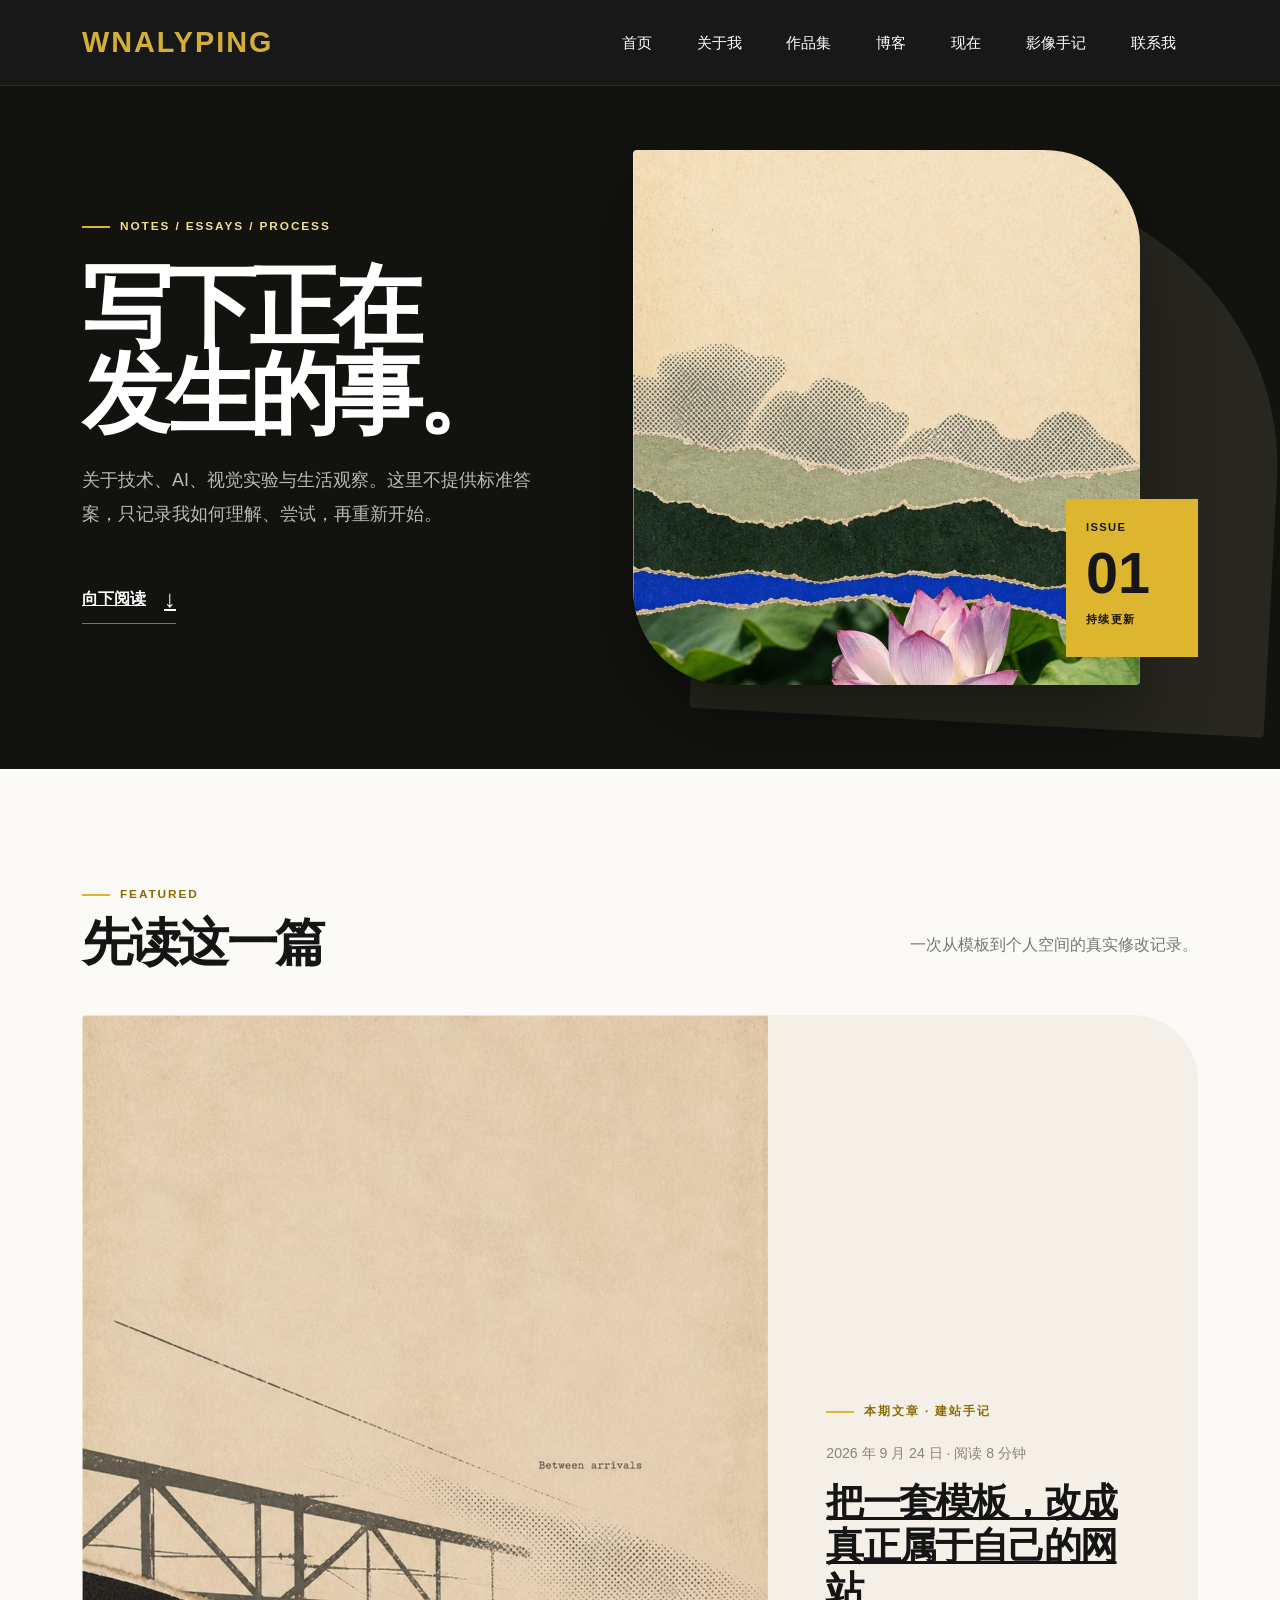
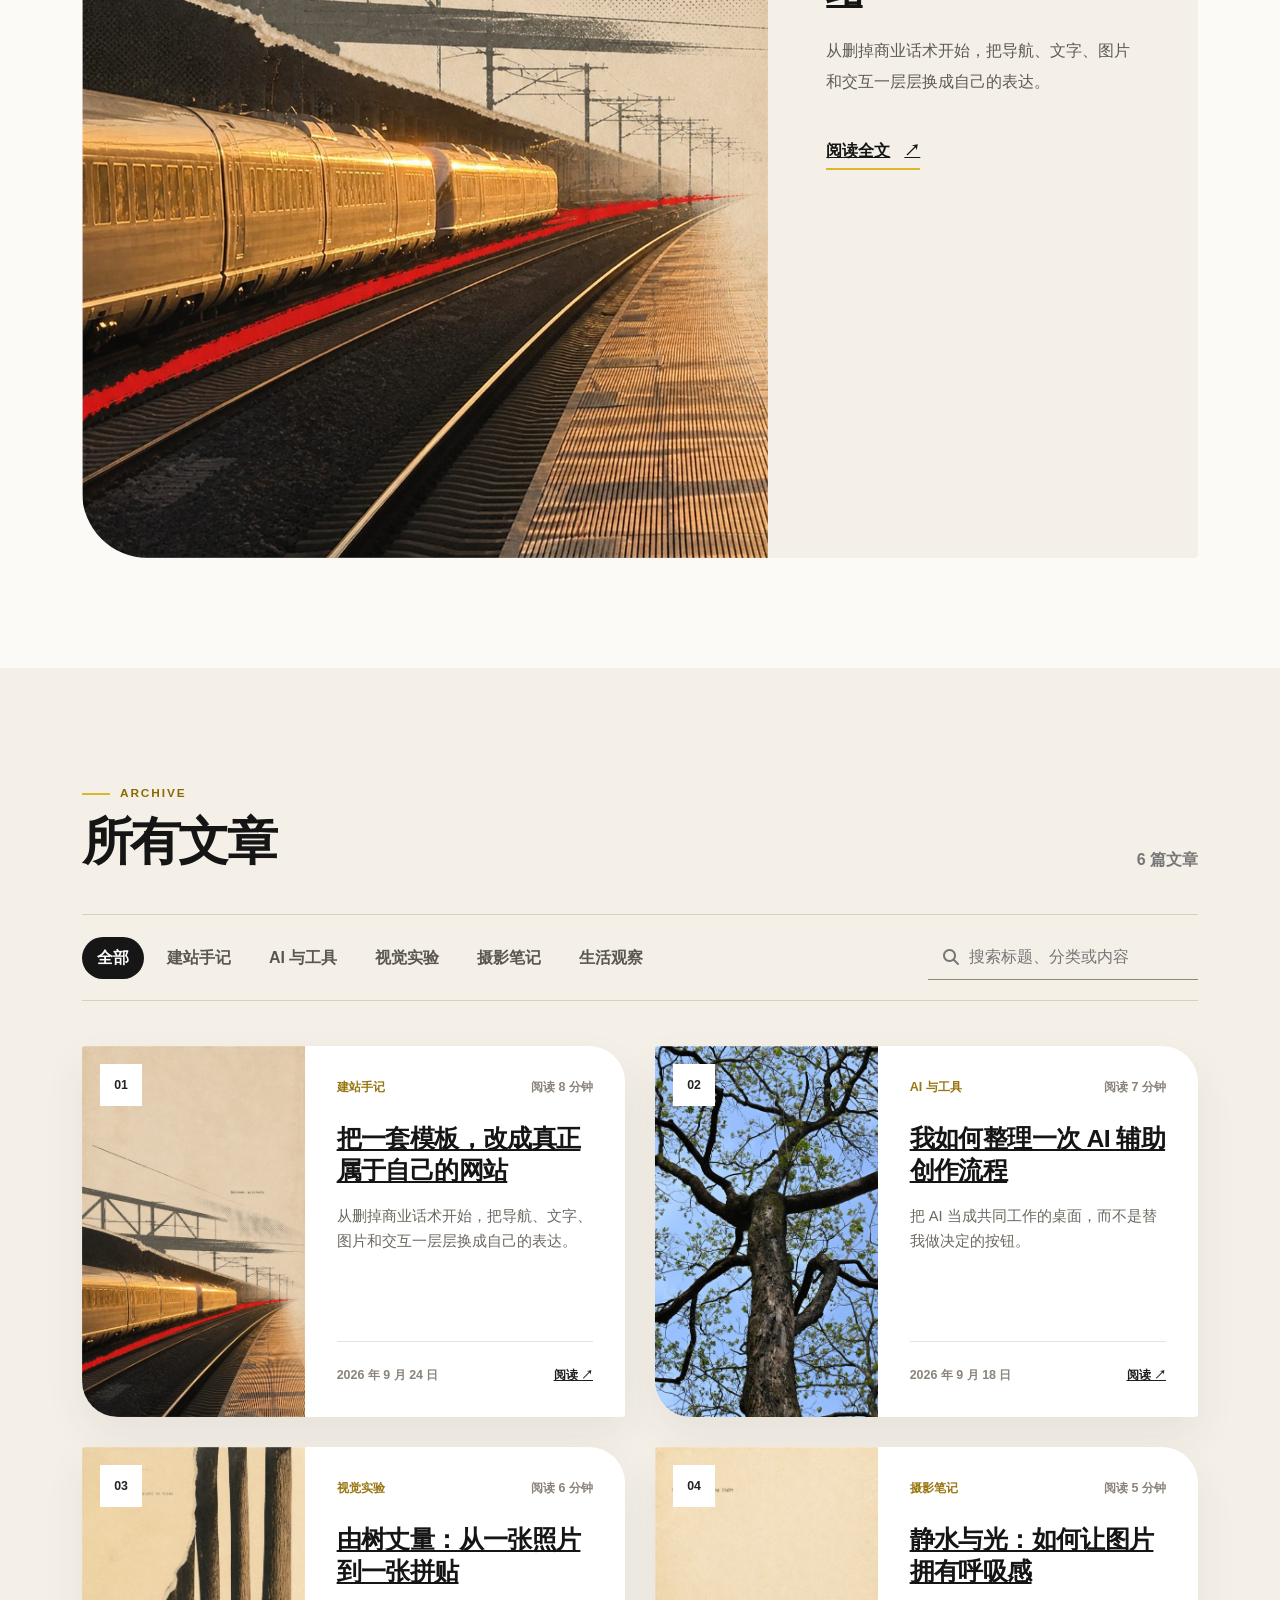
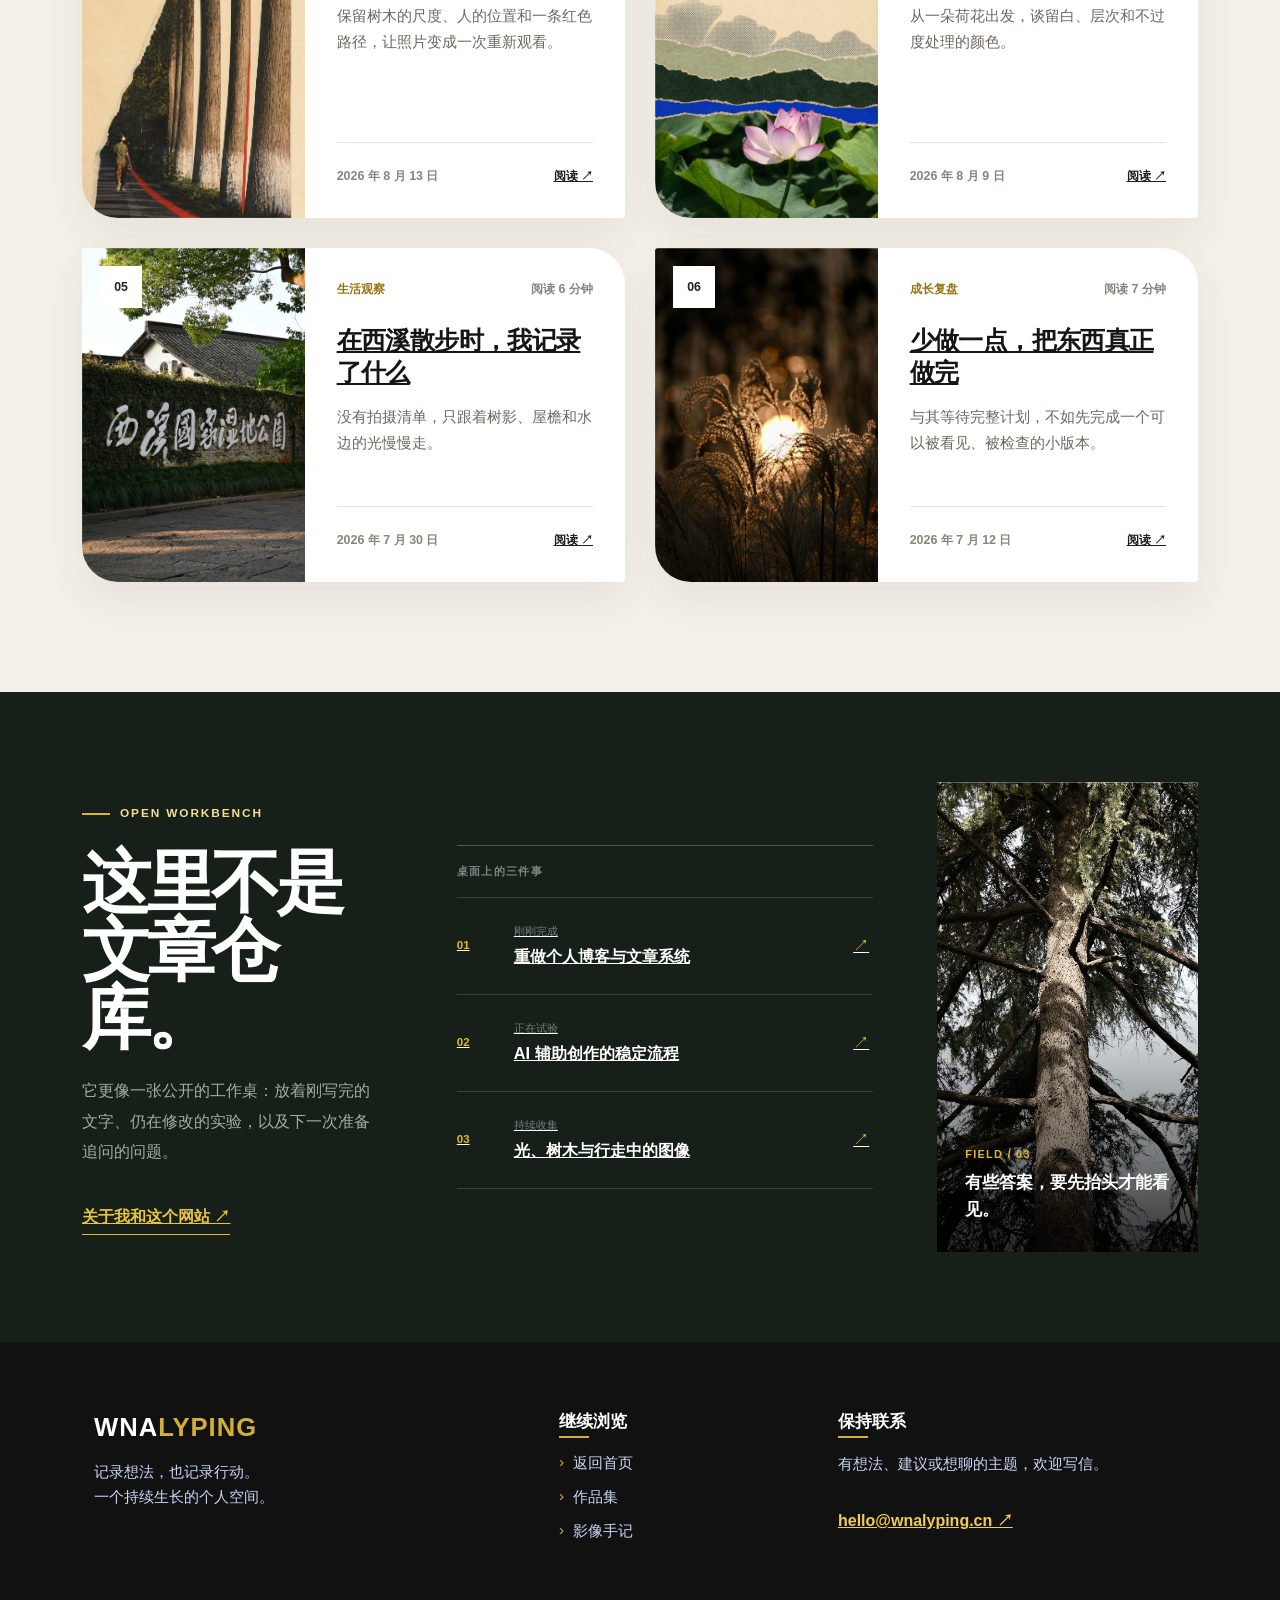
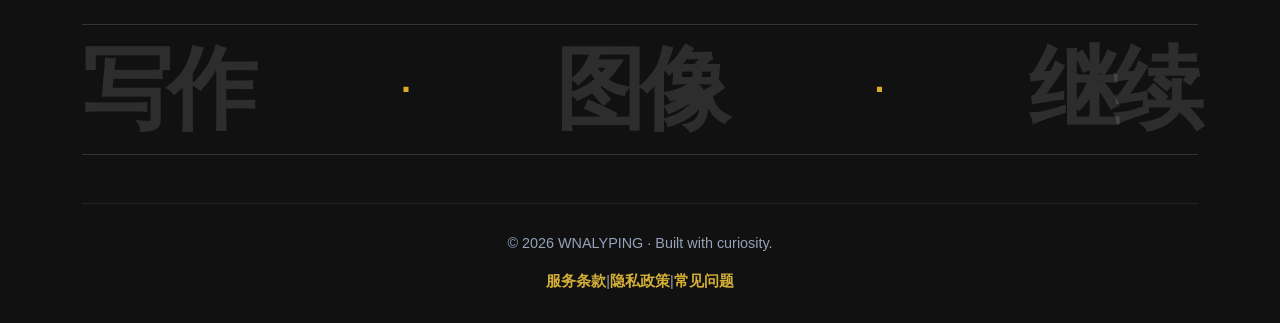
<file: blog.html>
<!DOCTYPE html>
<html lang="zh-CN">
<head>
    <meta charset="UTF-8">
    <meta name="viewport" content="width=device-width, initial-scale=1.0">
    <meta name="description" content="WNALYPING 的个人博客，记录技术、AI、视觉实验与生活观察。">
    <title>博客｜WNALYPING</title>
    <link rel="icon" href="assets/images/photo.png">
    <link href="assets/css/bootstrap.min.css" rel="stylesheet">
    <link href="https://cdn.bootcdn.net/ajax/libs/font-awesome/6.4.0/css/all.min.css" rel="stylesheet">
    <link href="assets/css/aos.css" rel="stylesheet">
    <link href="assets/css/style.css?v=20260924-redesign" rel="stylesheet">
</head>
<body class="personal-blog-page">
    <div class="loader" id="loader"><div class="spinner"></div></div>
    <nav class="navbar navbar-expand-lg navbar-dark fixed-top personal-nav">
        <div class="container">
            <a class="navbar-brand" href="index.html">WNALYPING</a>
            <button class="navbar-toggler" type="button" data-bs-toggle="collapse" data-bs-target="#navbarNav" aria-label="展开导航"><span class="navbar-toggler-icon"></span></button>
            <div class="collapse navbar-collapse" id="navbarNav">
                <ul class="navbar-nav ms-auto">
                    <li class="nav-item"><a class="nav-link" href="index.html#home">首页</a></li>
                    <li class="nav-item"><a class="nav-link" href="index.html#about">关于我</a></li>
                    <li class="nav-item"><a class="nav-link" href="index.html#portfolio">作品集</a></li>
                    <li class="nav-item"><a class="nav-link active" href="blog.html">博客</a></li>
                    <li class="nav-item"><a class="nav-link" href="index.html#testimonials">现在</a></li>
                    <li class="nav-item"><a class="nav-link" href="drone-service.html">影像手记</a></li>
                    <li class="nav-item"><a class="nav-link" href="index.html#contact">联系我</a></li>
                </ul>
            </div>
        </div>
    </nav>
    <header class="personal-blog-hero">
        <div class="container blog-hero-grid">
            <div class="blog-hero-copy">
                <span class="editorial-label editorial-label-light">NOTES / ESSAYS / PROCESS</span>
                <h1>写下正在<br>发生的事。</h1>
                <p>关于技术、AI、视觉实验与生活观察。这里不提供标准答案，只记录我如何理解、尝试，再重新开始。</p>
                <a href="#all-articles" class="hero-scroll-link">向下阅读 <span>↓</span></a>
            </div>
            <div class="blog-hero-art" aria-hidden="true">
                <img src="assets/images/personal-collage-lotus.jpg" alt="">
                <div class="hero-art-note"><span>ISSUE</span><strong>01</strong><small>持续更新</small></div>
            </div>
        </div>
    </header>
    <main>
        <section class="featured-article-section">
            <div class="container">
                <div class="section-heading-row"><div><span class="editorial-label">FEATURED</span><h2>先读这一篇</h2></div><p>一次从模板到个人空间的真实修改记录。</p></div>
                <article class="featured-entry" id="featuredArticle"></article>
            </div>
        </section>
        <section class="blog-archive" id="all-articles">
            <div class="container">
                <div class="archive-header"><div><span class="editorial-label">ARCHIVE</span><h2>所有文章</h2></div><span id="articleCount">6 篇文章</span></div>
                <div class="blog-filter-bar">
                    <div class="blog-filter-buttons" aria-label="文章分类">
                        <button class="active" type="button" data-blog-filter="全部">全部</button>
                        <button type="button" data-blog-filter="建站手记">建站手记</button>
                        <button type="button" data-blog-filter="AI 与工具">AI 与工具</button>
                        <button type="button" data-blog-filter="视觉实验">视觉实验</button>
                        <button type="button" data-blog-filter="摄影笔记">摄影笔记</button>
                        <button type="button" data-blog-filter="生活观察">生活观察</button>
                    </div>
                    <label class="blog-search"><i class="fas fa-search" aria-hidden="true"></i><span class="visually-hidden">搜索文章</span><input id="blogSearch" type="search" placeholder="搜索标题、分类或内容"></label>
                </div>
                <div class="article-grid" id="articleGrid"></div>
                <div class="blog-empty" id="blogEmpty" hidden><strong>没有找到相关文章</strong><p>换一个关键词，或者选择“全部”再看看。</p></div>
            </div>
        </section>
        <section class="blog-personal-note" id="workbench">
            <div class="container workbench-grid">
                <div class="workbench-intro">
                    <span class="editorial-label editorial-label-light">OPEN WORKBENCH</span>
                    <h2>这里不是<br>文章仓库。</h2>
                    <p>它更像一张公开的工作桌：放着刚写完的文字、仍在修改的实验，以及下一次准备追问的问题。</p>
                    <a href="index.html#about">关于我和这个网站 ↗</a>
                </div>
                <div class="workbench-index">
                    <span class="workbench-index-title">桌面上的三件事</span>
                    <a href="blog-detail.html?article=website"><b>01</b><div><small>刚刚完成</small><strong>重做个人博客与文章系统</strong></div><i>↗</i></a>
                    <a href="blog-detail.html?article=ai-workflow"><b>02</b><div><small>正在试验</small><strong>AI 辅助创作的稳定流程</strong></div><i>↗</i></a>
                    <a href="drone-service.html"><b>03</b><div><small>持续收集</small><strong>光、树木与行走中的图像</strong></div><i>↗</i></a>
                </div>
                <figure class="workbench-visual">
                    <img src="assets/images/personal-tree-up.jpg" alt="向上仰望枝干与天空">
                    <figcaption><span>FIELD / 03</span><strong>有些答案，要先抬头才能看见。</strong></figcaption>
                </figure>
            </div>
        </section>
    </main>
    <footer class="footer personal-footer">
        <div class="container">
            <div class="row gy-4">
                <div class="col-lg-5"><h4 class="footer-logo mb-3">WNA<span>LYPING</span></h4><p class="footer-text">记录想法，也记录行动。<br>一个持续生长的个人空间。</p></div>
                <div class="col-lg-3 col-md-6"><h5 class="footer-title">继续浏览</h5><ul class="footer-links"><li><a href="index.html">返回首页</a></li><li><a href="index.html#portfolio">作品集</a></li><li><a href="drone-service.html">影像手记</a></li></ul></div>
                <div class="col-lg-4 col-md-6"><h5 class="footer-title">保持联系</h5><p class="footer-text">有想法、建议或想聊的主题，欢迎写信。</p><a class="footer-contact-link" href="mailto:hello@wnalyping.cn">hello@wnalyping.cn ↗</a></div>
            </div>
            <div class="footer-manifesto" aria-hidden="true"><span>写作</span><i>·</i><span>图像</span><i>·</i><span>继续</span></div>
            <div class="copyright"><p>© 2026 WNALYPING · Built with curiosity.</p><div class="copyright-links"><a href="terms-condition.html">服务条款</a><span class="divider">|</span><a href="privacy-policy.html">隐私政策</a><span class="divider">|</span><a href="FAQs.html">常见问题</a></div></div>
        </div>
    </footer>
    <button class="back-to-top" id="backToTop" type="button" aria-label="返回顶部"><i class="fas fa-arrow-up"></i></button>
    <script src="assets/js/bootstrap.bundle.min.js"></script><script src="assets/js/aos.js"></script>
    <script src="assets/js/blog-data.js?v=20260924"></script><script src="assets/js/blog-page.js?v=20260924"></script><script src="assets/js/script.js?v=20260924-blog"></script>
</body>
</html>
</file>
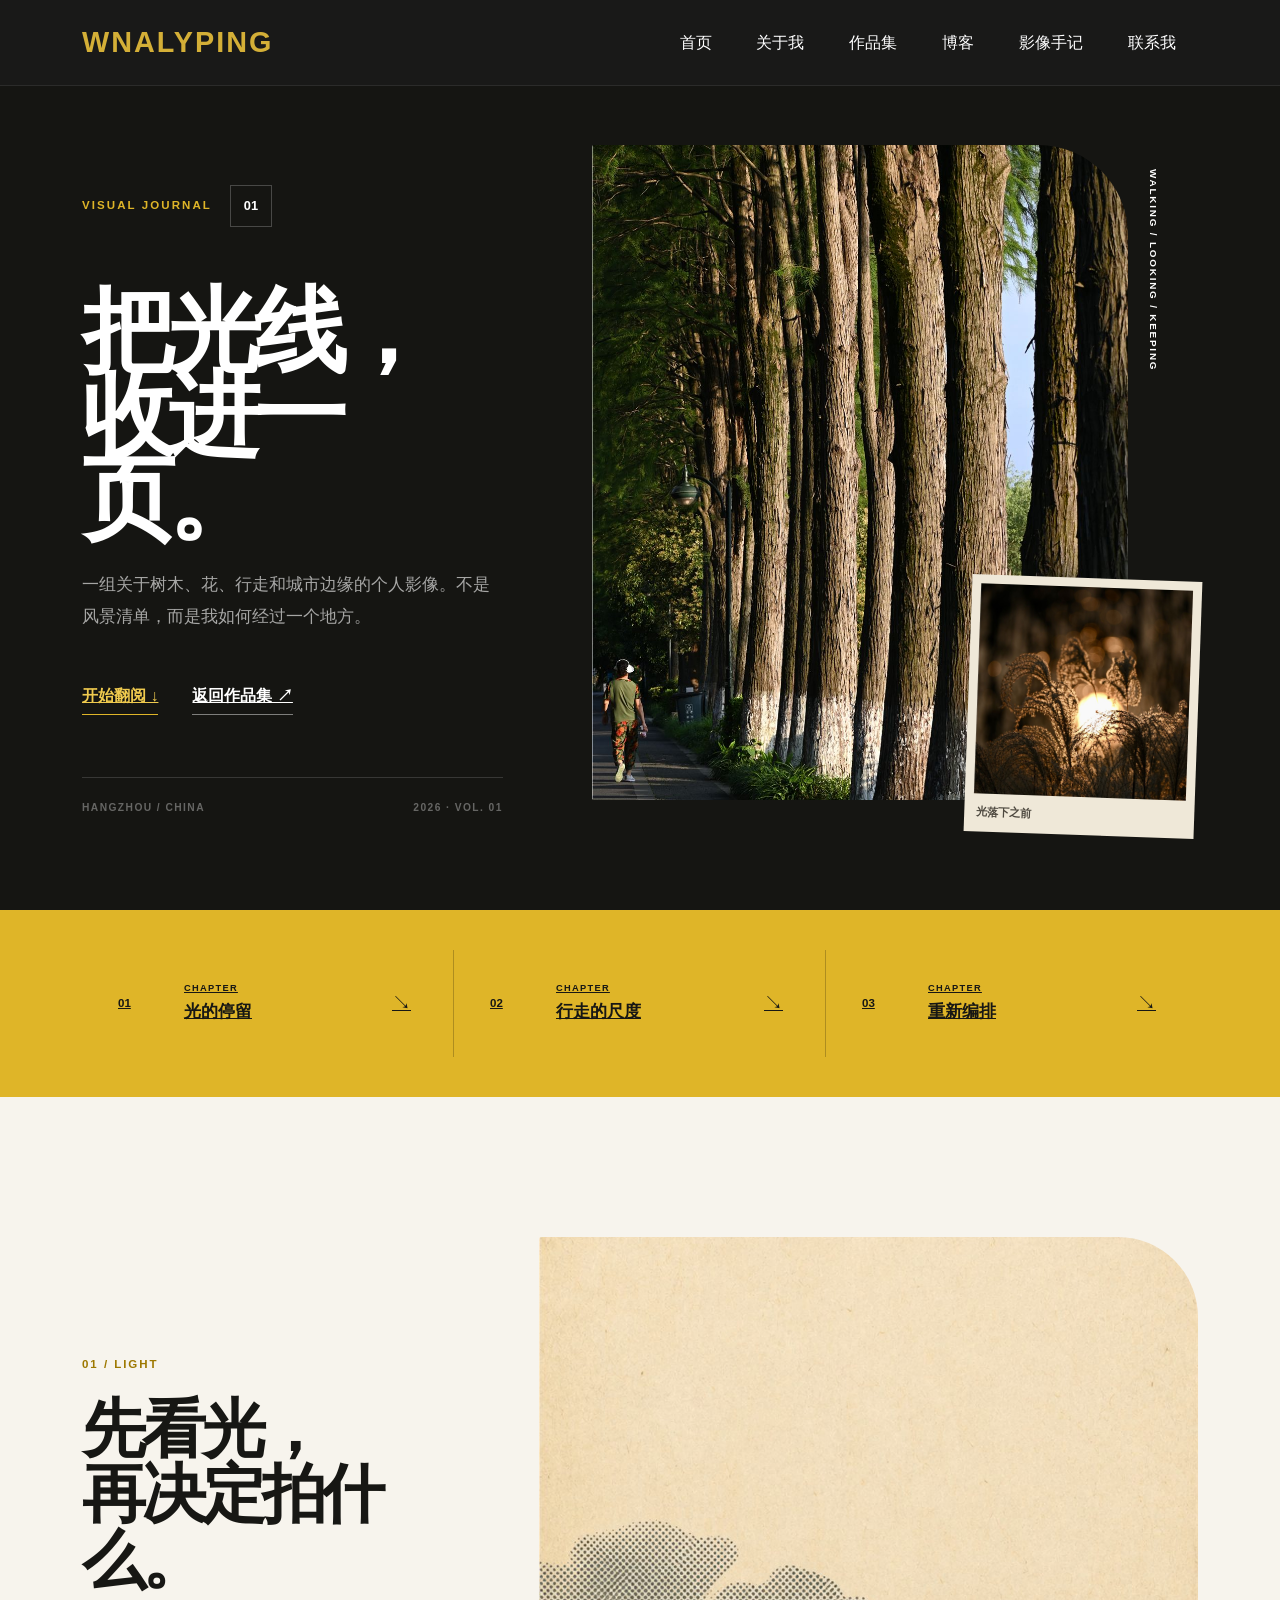
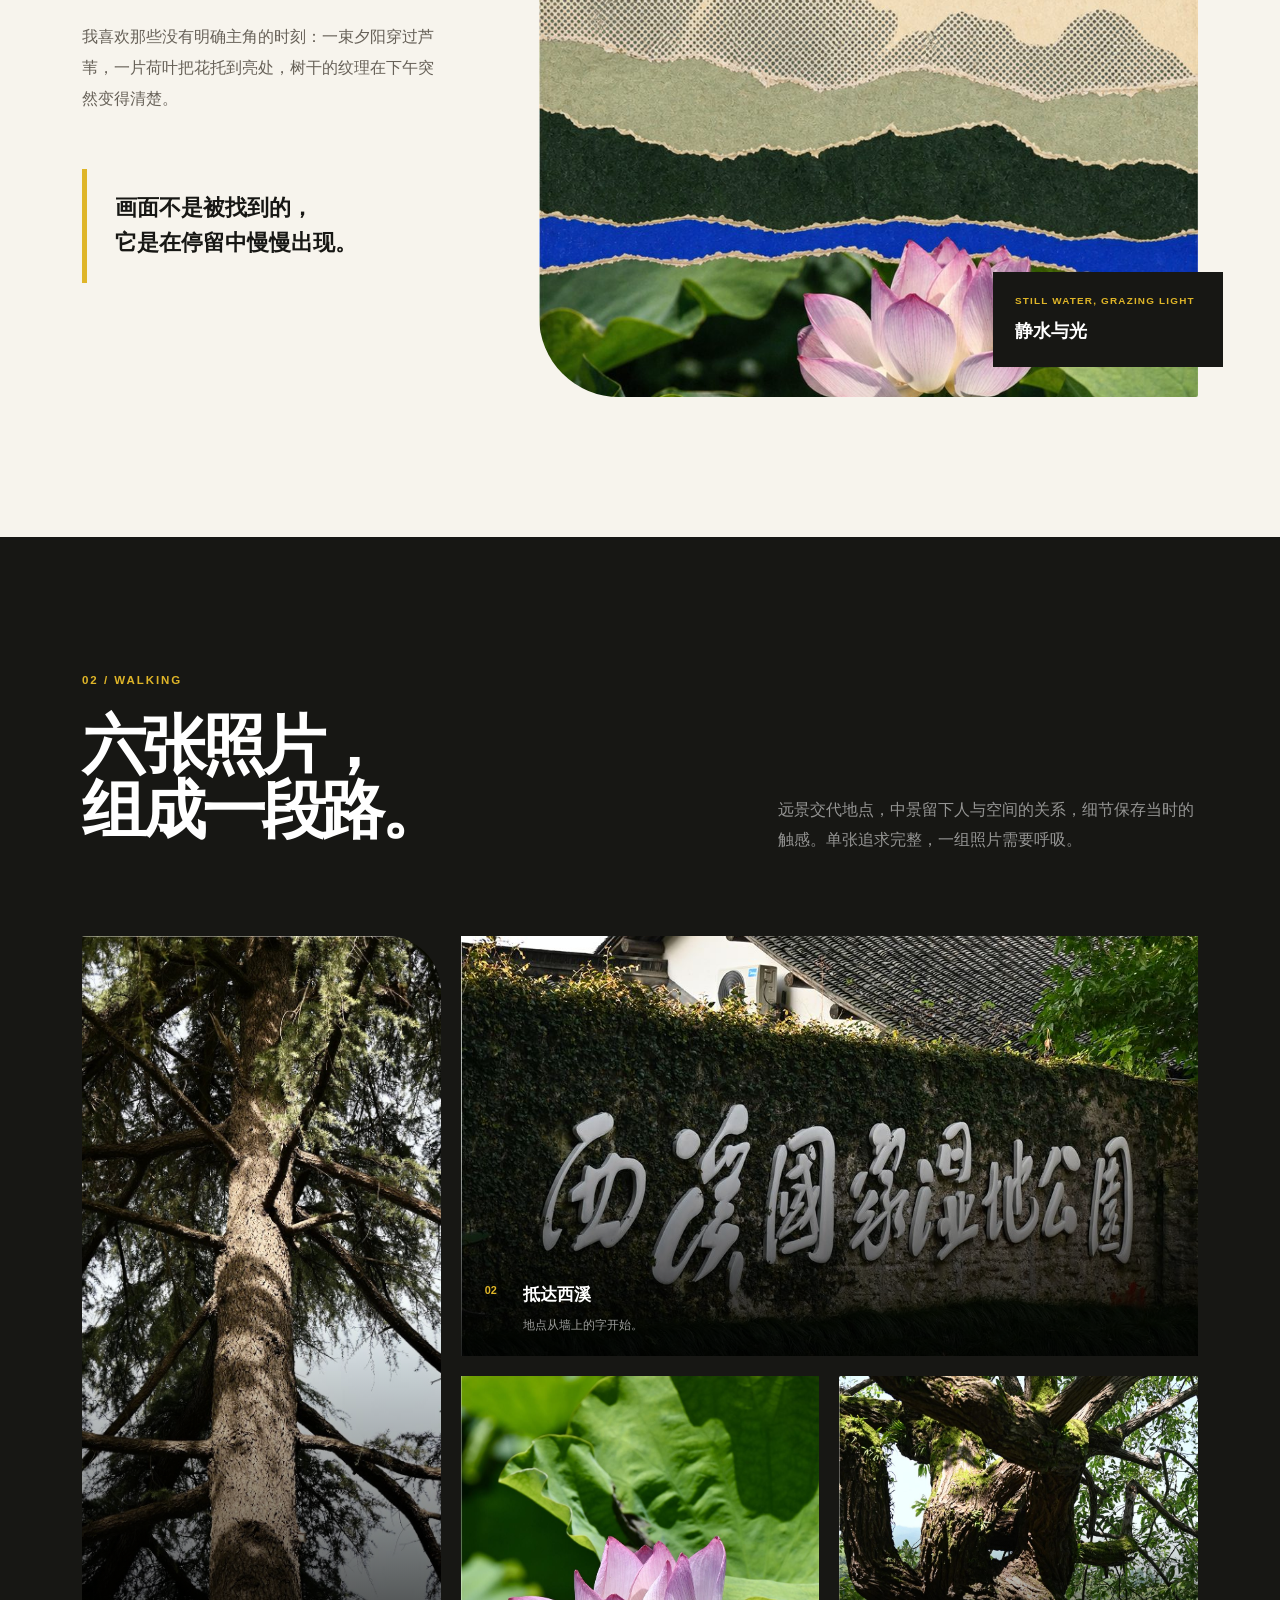
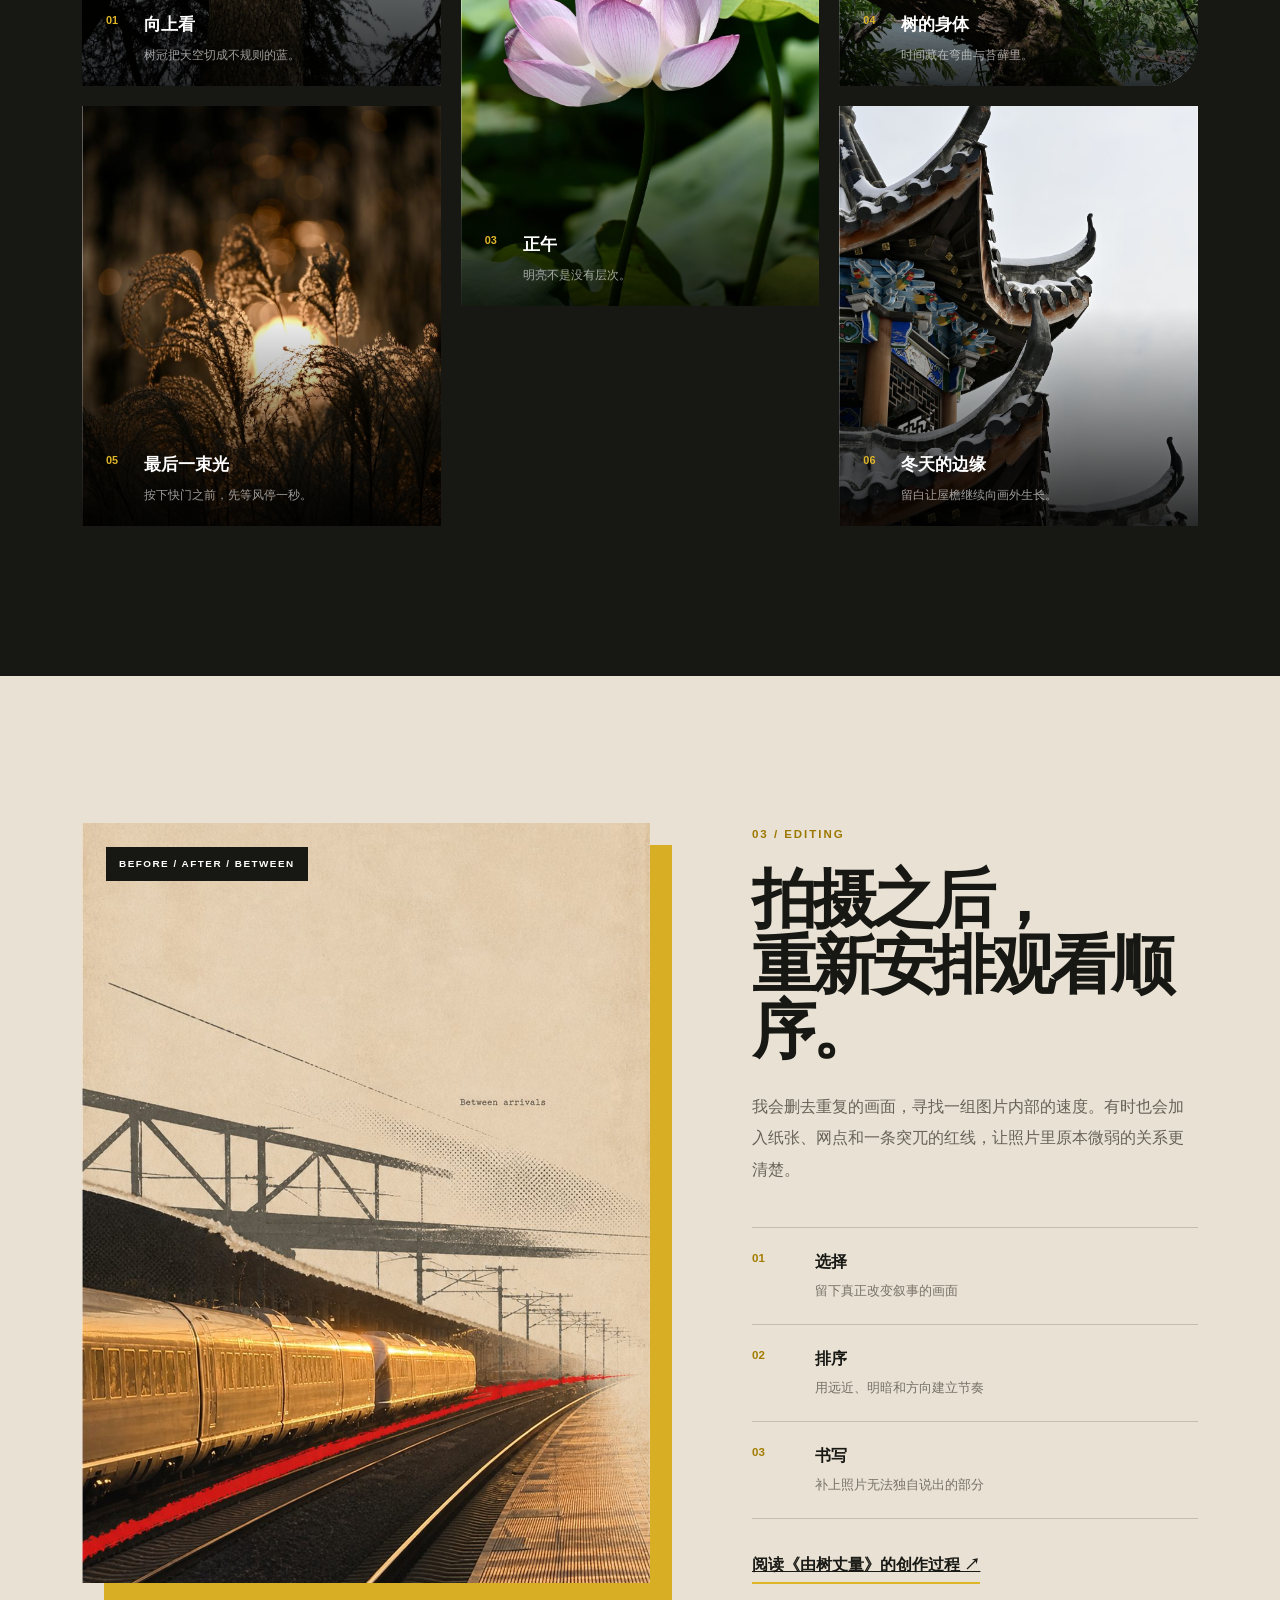
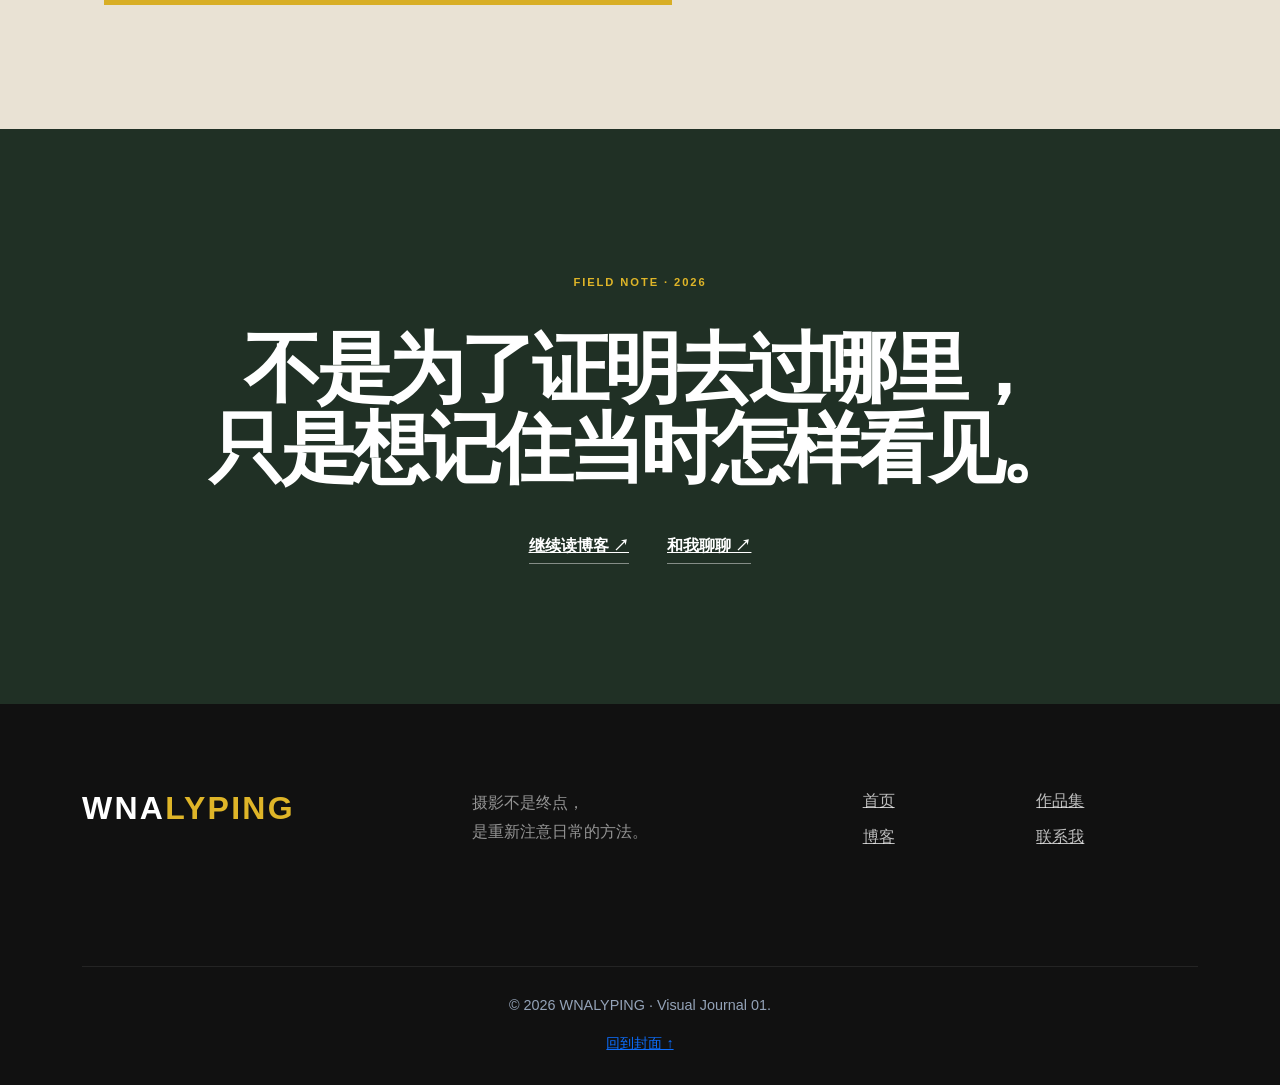
<file: drone-service.html>
<!DOCTYPE html>
<html lang="zh-CN">
<head>
    <meta charset="UTF-8">
    <meta name="viewport" content="width=device-width, initial-scale=1.0">
    <meta name="description" content="WNALYPING 的个人影像手记，记录树木、花、城市边缘与普通日常。">
    <title>影像手记｜WNALYPING</title>
    <link rel="icon" href="assets/images/photo.png">
    <link href="assets/css/bootstrap.min.css" rel="stylesheet">
    <link href="https://cdn.bootcdn.net/ajax/libs/font-awesome/6.4.0/css/all.min.css" rel="stylesheet">
    <link href="assets/css/aos.css" rel="stylesheet">
    <link href="assets/css/style.css?v=20260924-redesign" rel="stylesheet">
</head>
<body class="visual-journal-page journal-redesign">
    <div class="loader" id="loader"><div class="spinner"></div></div>
    <nav class="navbar navbar-expand-lg navbar-dark fixed-top personal-nav">
        <div class="container">
            <a class="navbar-brand" href="index.html">WNALYPING</a>
            <button class="navbar-toggler" type="button" data-bs-toggle="collapse" data-bs-target="#navbarNav" aria-label="展开导航"><span class="navbar-toggler-icon"></span></button>
            <div class="collapse navbar-collapse" id="navbarNav">
                <ul class="navbar-nav ms-auto">
                    <li class="nav-item"><a class="nav-link" href="index.html">首页</a></li>
                    <li class="nav-item"><a class="nav-link" href="index.html#about">关于我</a></li>
                    <li class="nav-item"><a class="nav-link" href="index.html#portfolio">作品集</a></li>
                    <li class="nav-item"><a class="nav-link" href="blog.html">博客</a></li>
                    <li class="nav-item"><a class="nav-link active" href="#top">影像手记</a></li>
                    <li class="nav-item"><a class="nav-link" href="index.html#contact">联系我</a></li>
                </ul>
            </div>
        </div>
    </nav>

    <main id="top">
        <header class="journal-cover">
            <div class="container journal-cover-grid">
                <div class="journal-cover-copy" data-aos="fade-up">
                    <div class="journal-issue"><span>VISUAL JOURNAL</span><strong>01</strong></div>
                    <h1>把光线，<br>收进一页。</h1>
                    <p>一组关于树木、花、行走和城市边缘的个人影像。不是风景清单，而是我如何经过一个地方。</p>
                    <div class="journal-cover-actions"><a href="#chapters">开始翻阅 ↓</a><a href="index.html#portfolio">返回作品集 ↗</a></div>
                    <div class="journal-cover-meta"><span>HANGZHOU / CHINA</span><span>2026 · VOL. 01</span></div>
                </div>
                <div class="journal-cover-visual" data-aos="fade-left">
                    <figure class="journal-cover-main"><img src="assets/images/personal-tree-walk.jpg" alt="林荫路上经过树木的行人"></figure>
                    <figure class="journal-cover-inset"><img src="assets/images/personal-sunset-reeds.jpg" alt="夕阳穿过芦苇"><figcaption>光落下之前</figcaption></figure>
                    <span class="journal-cover-caption">WALKING / LOOKING / KEEPING</span>
                </div>
            </div>
        </header>

        <section class="journal-index" id="chapters" aria-label="影像手记章节">
            <div class="container journal-index-grid">
                <a href="#light"><span>01</span><div><small>CHAPTER</small><strong>光的停留</strong></div><i>↘</i></a>
                <a href="#walking"><span>02</span><div><small>CHAPTER</small><strong>行走的尺度</strong></div><i>↘</i></a>
                <a href="#editing"><span>03</span><div><small>CHAPTER</small><strong>重新编排</strong></div><i>↘</i></a>
            </div>
        </section>

        <section class="journal-feature" id="light">
            <div class="container journal-feature-grid">
                <div class="journal-feature-copy" data-aos="fade-right">
                    <span class="journal-section-number">01 / LIGHT</span>
                    <h2>先看光，<br>再决定拍什么。</h2>
                    <p>我喜欢那些没有明确主角的时刻：一束夕阳穿过芦苇，一片荷叶把花托到亮处，树干的纹理在下午突然变得清楚。</p>
                    <blockquote>画面不是被找到的，<br>它是在停留中慢慢出现。</blockquote>
                </div>
                <figure class="journal-feature-image" data-aos="fade-left"><img src="assets/images/personal-collage-lotus.jpg" alt="静水与光主题拼贴"><figcaption><span>STILL WATER, GRAZING LIGHT</span><b>静水与光</b></figcaption></figure>
            </div>
        </section>

        <section class="journal-gallery" id="walking">
            <div class="container">
                <div class="journal-section-heading" data-aos="fade-up"><div><span class="journal-section-number">02 / WALKING</span><h2>六张照片，<br>组成一段路。</h2></div><p>远景交代地点，中景留下人与空间的关系，细节保存当时的触感。单张追求完整，一组照片需要呼吸。</p></div>
                <div class="journal-masonry">
                    <figure class="journal-shot journal-shot-tall" data-aos="fade-up"><img src="assets/images/personal-tree-up.jpg" alt="向上仰望树冠"><figcaption><span>01</span><strong>向上看</strong><small>树冠把天空切成不规则的蓝。</small></figcaption></figure>
                    <figure class="journal-shot journal-shot-wide" data-aos="fade-up" data-aos-delay="80"><img src="assets/images/personal-west-lake.jpg" alt="西溪国家湿地公园入口"><figcaption><span>02</span><strong>抵达西溪</strong><small>地点从墙上的字开始。</small></figcaption></figure>
                    <figure class="journal-shot journal-shot-square" data-aos="fade-up" data-aos-delay="120"><img src="assets/images/personal-lotus-open.jpg" alt="盛开的荷花"><figcaption><span>03</span><strong>正午</strong><small>明亮不是没有层次。</small></figcaption></figure>
                    <figure class="journal-shot journal-shot-landscape" data-aos="fade-up"><img src="assets/images/personal-old-tree.jpg" alt="湖边苍老树木"><figcaption><span>04</span><strong>树的身体</strong><small>时间藏在弯曲与苔藓里。</small></figcaption></figure>
                    <figure class="journal-shot journal-shot-dark" data-aos="fade-up" data-aos-delay="100"><img src="assets/images/personal-sunset-reeds.jpg" alt="夕阳下的芦苇"><figcaption><span>05</span><strong>最后一束光</strong><small>按下快门之前，先等风停一秒。</small></figcaption></figure>
                    <figure class="journal-shot journal-shot-roof" data-aos="fade-up" data-aos-delay="160"><img src="assets/images/personal-snow-roof.jpg" alt="雪中的传统屋檐"><figcaption><span>06</span><strong>冬天的边缘</strong><small>留白让屋檐继续向画外生长。</small></figcaption></figure>
                </div>
            </div>
        </section>

        <section class="journal-editing" id="editing">
            <div class="container journal-editing-grid">
                <figure class="editing-art" data-aos="fade-right"><img src="assets/images/personal-collage-train.jpg" alt="抵达之间主题列车拼贴"><span>BEFORE / AFTER / BETWEEN</span></figure>
                <div class="editing-copy" data-aos="fade-left">
                    <span class="journal-section-number">03 / EDITING</span>
                    <h2>拍摄之后，<br>重新安排观看顺序。</h2>
                    <p>我会删去重复的画面，寻找一组图片内部的速度。有时也会加入纸张、网点和一条突兀的红线，让照片里原本微弱的关系更清楚。</p>
                    <div class="editing-steps">
                        <article><b>01</b><div><strong>选择</strong><span>留下真正改变叙事的画面</span></div></article>
                        <article><b>02</b><div><strong>排序</strong><span>用远近、明暗和方向建立节奏</span></div></article>
                        <article><b>03</b><div><strong>书写</strong><span>补上照片无法独自说出的部分</span></div></article>
                    </div>
                    <a href="blog-detail.html?article=measured-by-trees">阅读《由树丈量》的创作过程 ↗</a>
                </div>
            </div>
        </section>

        <section class="journal-closing">
            <div class="container">
                <span>FIELD NOTE · 2026</span>
                <blockquote>不是为了证明去过哪里，<br>只是想记住当时怎样看见。</blockquote>
                <div class="journal-closing-links"><a href="blog.html">继续读博客 ↗</a><a href="index.html#contact">和我聊聊 ↗</a></div>
            </div>
        </section>
    </main>

    <footer class="footer journal-footer"><div class="container"><div class="journal-footer-top"><h4>WNA<span>LYPING</span></h4><p>摄影不是终点，<br>是重新注意日常的方法。</p><div><a href="index.html">首页</a><a href="index.html#portfolio">作品集</a><a href="blog.html">博客</a><a href="index.html#contact">联系我</a></div></div><div class="copyright"><p>© 2026 WNALYPING · Visual Journal 01.</p><a href="#top">回到封面 ↑</a></div></div></footer>
    <button class="back-to-top" id="backToTop" type="button" aria-label="返回顶部"><i class="fas fa-arrow-up"></i></button>
    <script src="assets/js/bootstrap.bundle.min.js"></script><script src="assets/js/aos.js"></script><script src="assets/js/script.js?v=20260924-redesign"></script>
</body>
</html>
</file>
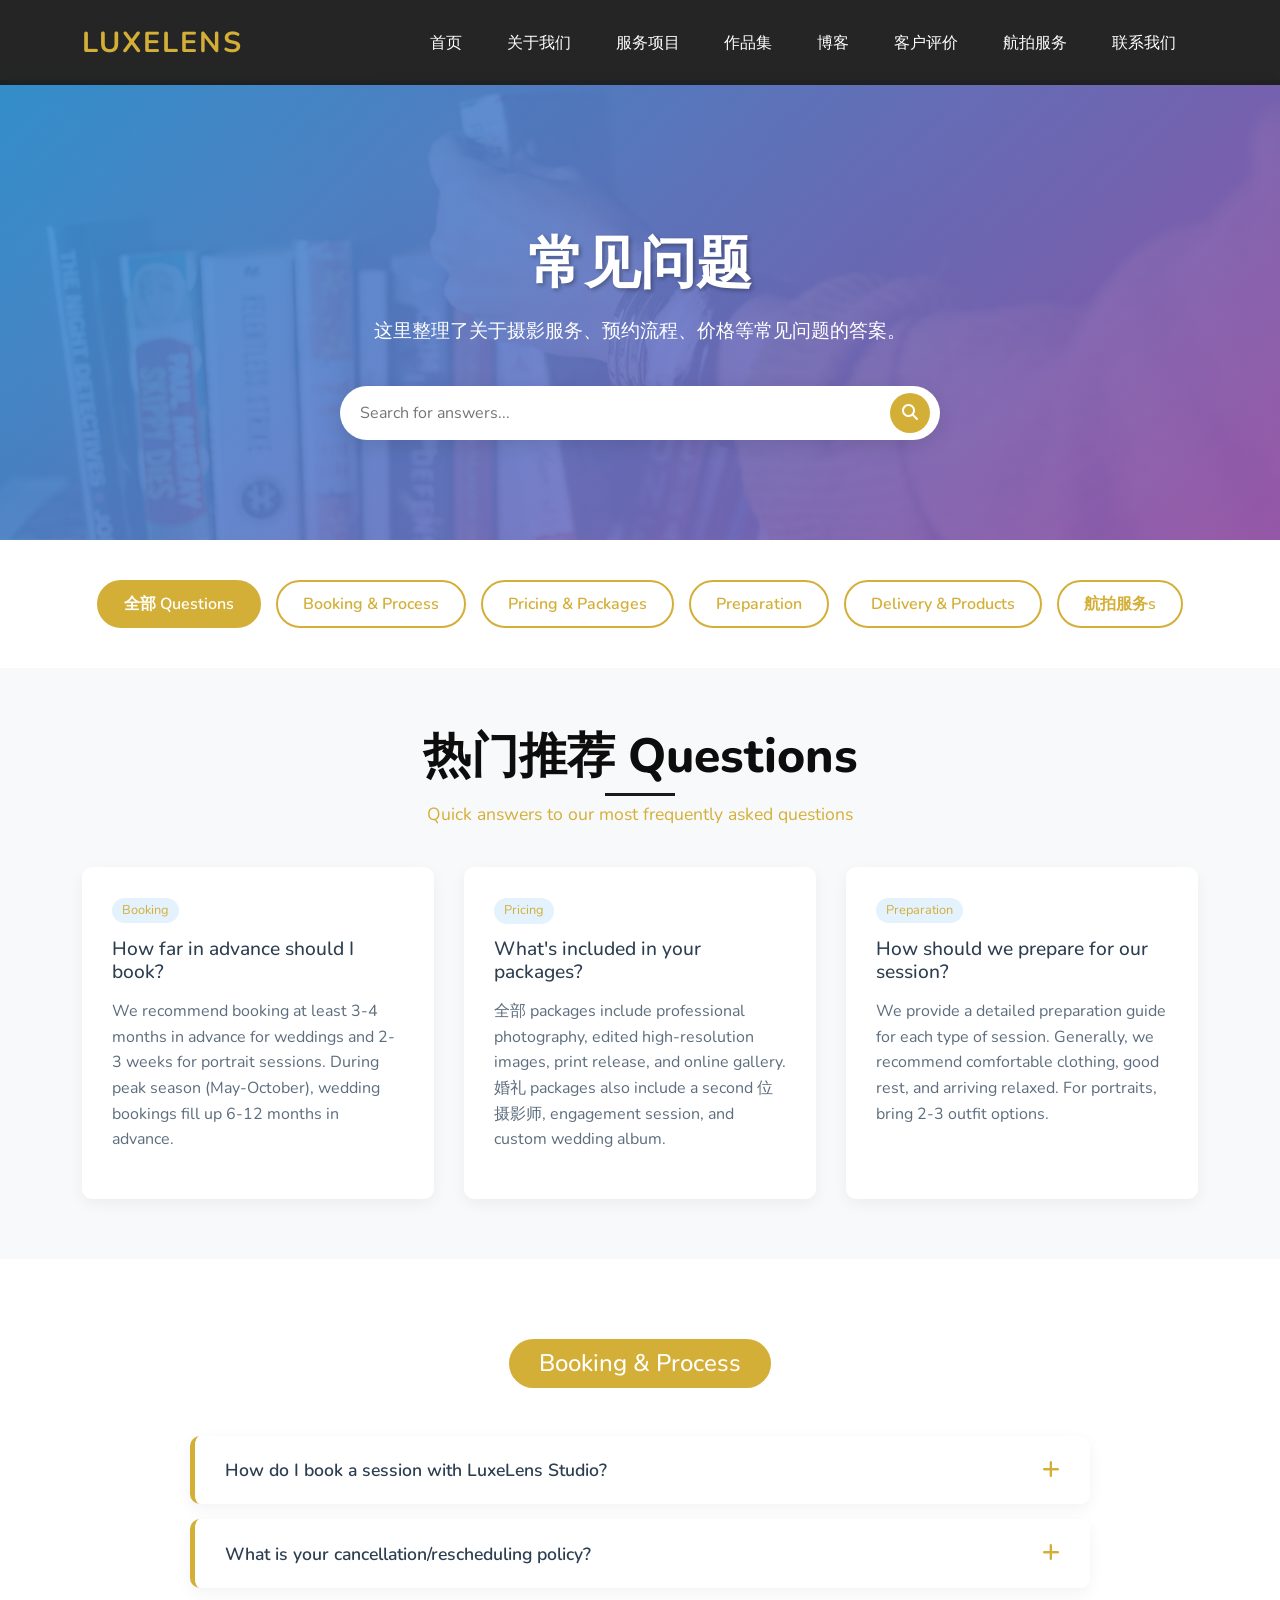
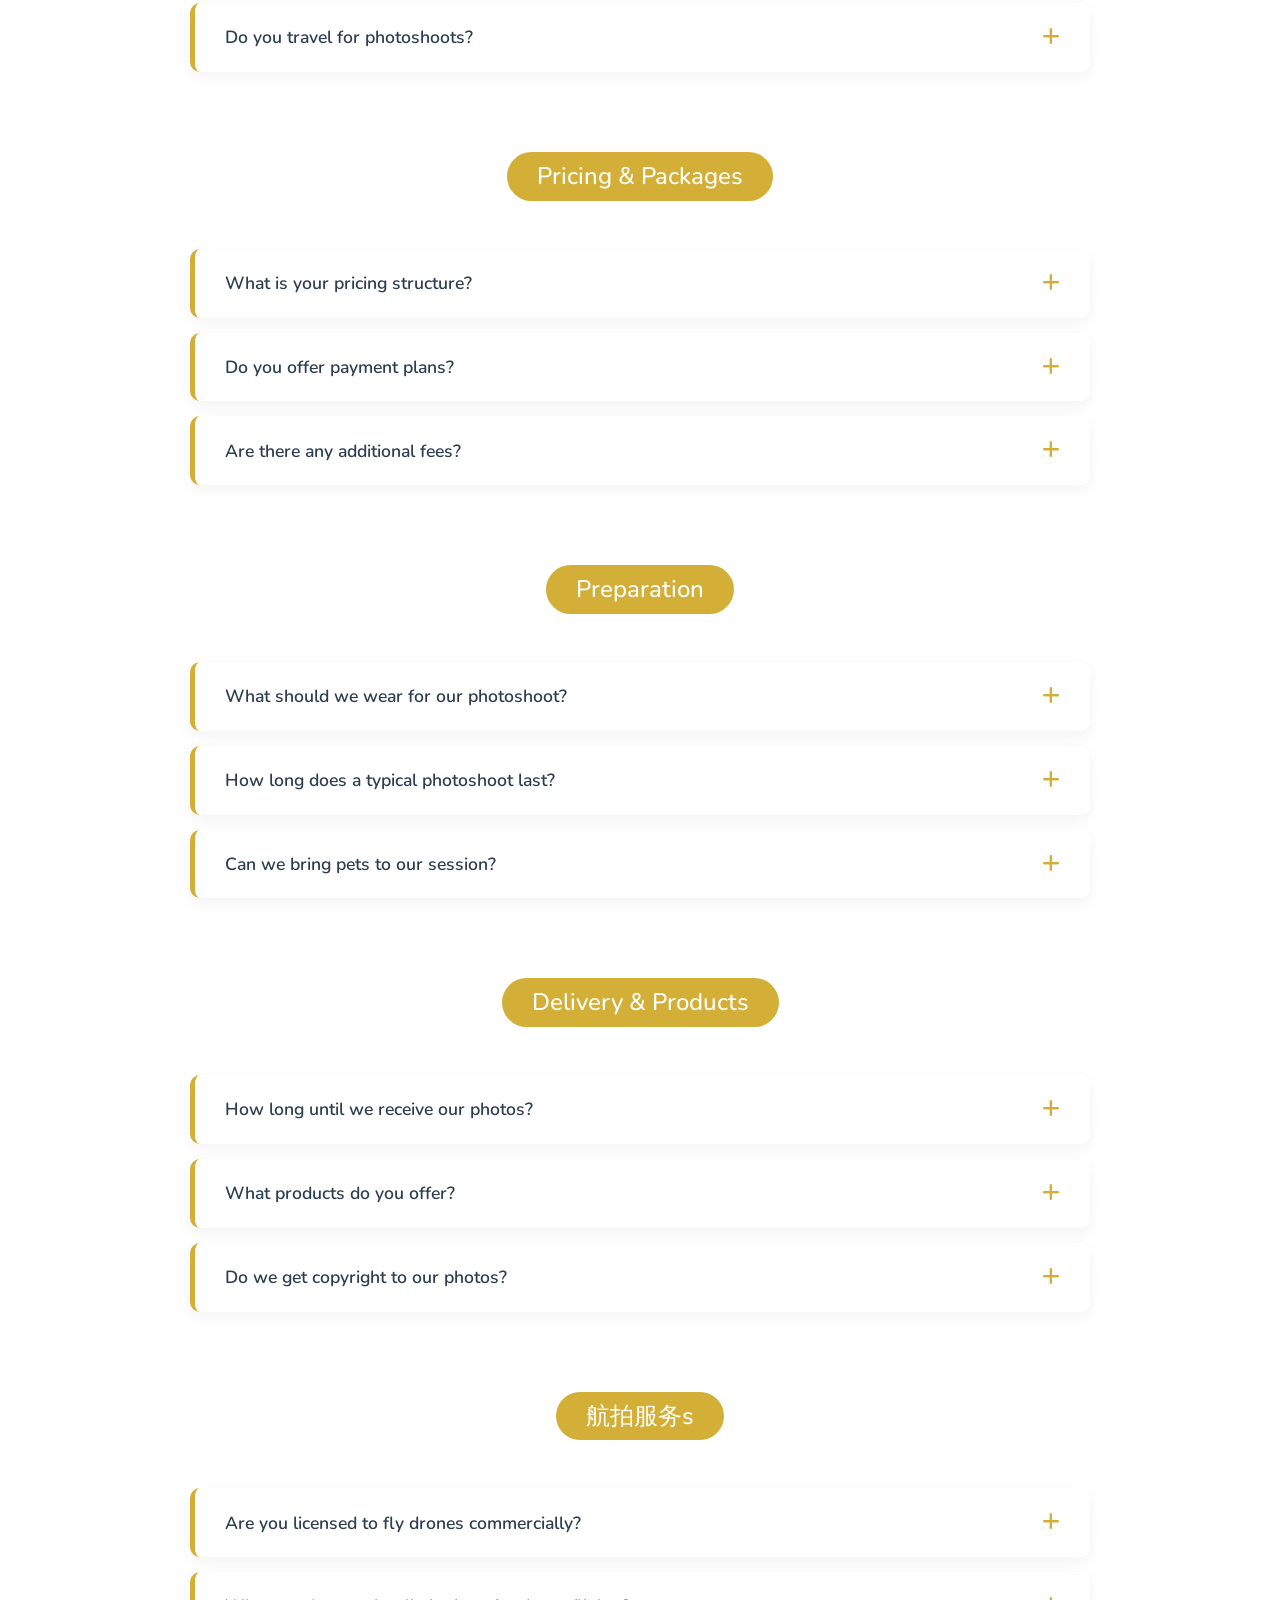
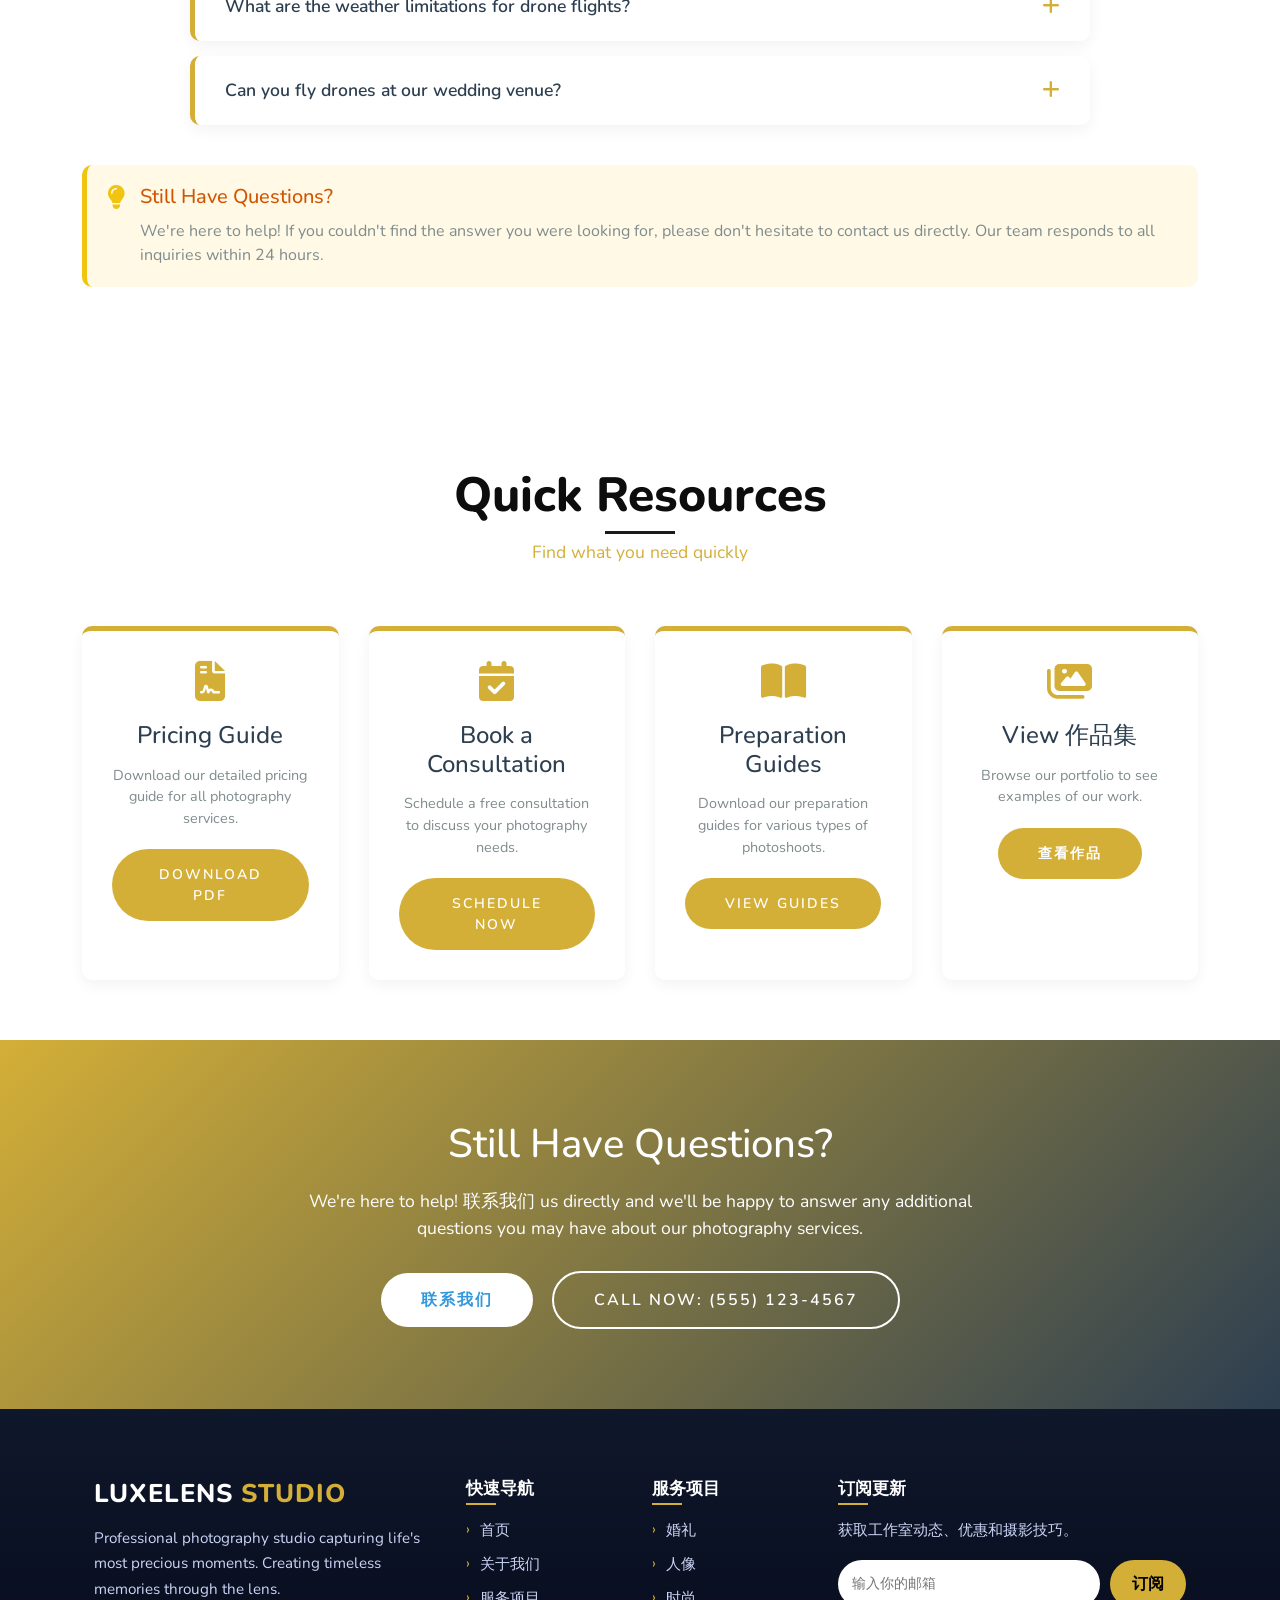
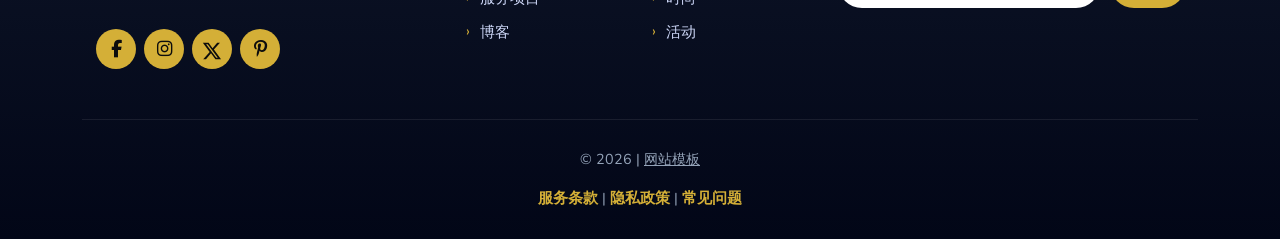
<file: FAQs.html>
<!DOCTYPE html>
<html lang="zh-CN">

<head>
    <meta charset="UTF-8">
    <meta name="viewport" content="width=device-width, initial-scale=1.0">
    <title>常见问题 | LuxeLens Photography Studio</title>
        <link rel="icon" href="assets/images/photo.png">
    <link href="assets/css/bootstrap.min.css" rel="stylesheet">
    <link href="https://cdn.bootcdn.net/ajax/libs/font-awesome/6.4.0/css/all.min.css" rel="stylesheet">
    <link href="assets/css/aos.css" rel="stylesheet">
    <link href="https://fonts.googleapis.com/css2?family=Nunito:wght@300;400;600;700;800&display=swap" rel="stylesheet">
    <link href="assets/css/style.css?v=20260923-article" rel="stylesheet">
</head>
<body>
    <!-- Loading Screen -->
    <div class="loader" id="loader">
        <div class="spinner"></div>
    </div>
    <!-- Navbar -->
    <nav class="navbar navbar-expand-lg navbar-dark fixed-top">
        <div class="container">
            <a class="navbar-brand" href="index.html">LUXELENS</a>
            <button class="navbar-toggler" type="button" data-bs-toggle="collapse" data-bs-target="#navbarNav">
                <span class="navbar-toggler-icon"></span>
            </button>
            <div class="collapse navbar-collapse" id="navbarNav">
                <ul class="navbar-nav ms-auto">
                    <li class="nav-item"><a class="nav-link" href="index.html">首页</a></li>
                    <li class="nav-item"><a class="nav-link" href="index.html#about">关于我们</a></li>
                    <li class="nav-item"><a class="nav-link" href="index.html#services">服务项目</a></li>
                    <li class="nav-item"><a class="nav-link" href="index.html#portfolio">作品集</a></li>
                    <li class="nav-item"><a class="nav-link" href="blog.html">博客</a></li>
                    <li class="nav-item"><a class="nav-link" href="index.html#testimonials">客户评价</a></li>
                    <li class="nav-item"><a class="nav-link" href="drone-service.html">航拍服务</a></li>
                    <li class="nav-item"><a class="nav-link" href="index.html#contact">联系我们</a></li>
                </ul>
            </div>
        </div>
    </nav>
    
    <!-- FAQ Hero -->
    <section class="faq-hero">
        <div class="container">
            <h1 data-aos="fade-up">常见问题</h1>
            <p data-aos="fade-up" data-aos-delay="200">这里整理了关于摄影服务、预约流程、价格等常见问题的答案。</p>
            <div class="search-faq" data-aos="fade-up" data-aos-delay="400">
                <input type="text" placeholder="Search for answers...">
                <button><i class="fas fa-search"></i></button>
            </div>
        </div>
    </section>
    
    <!-- FAQ Categories -->
    <div class="container">
        <div class="faq-categories" data-aos="fade-up">
            <button class="faq-category-btn active" data-category="all">全部 Questions</button>
            <button class="faq-category-btn" data-category="booking">Booking & Process</button>
            <button class="faq-category-btn" data-category="pricing">Pricing & Packages</button>
            <button class="faq-category-btn" data-category="preparation">Preparation</button>
            <button class="faq-category-btn" data-category="delivery">Delivery & Products</button>
            <button class="faq-category-btn" data-category="drone">航拍服务s</button>
        </div>
    </div>
    
    <!-- Popular 常见问题 -->
    <section class="popular-faqs">
        <div class="container">
            <div class="section-title">
                <h2 data-aos="fade-up">热门推荐 Questions</h2>
                <p data-aos="fade-up" data-aos-delay="200">Quick answers to our most frequently asked questions</p>
            </div>
            <div class="faq-grid">
                <div class="faq-card" data-aos="fade-up" data-aos-delay="100">
                    <span class="faq-category">Booking</span>
                    <h4>How far in advance should I book?</h4>
                    <p>We recommend booking at least 3-4 months in advance for weddings and 2-3 weeks for portrait sessions. During peak season (May-October), wedding bookings fill up 6-12 months in advance.</p>
                </div>
                <div class="faq-card" data-aos="fade-up" data-aos-delay="200">
                    <span class="faq-category">Pricing</span>
                    <h4>What's included in your packages?</h4>
                    <p>全部 packages include professional photography, edited high-resolution images, print release, and online gallery. 婚礼 packages also include a second 位摄影师, engagement session, and custom wedding album.</p>
                </div>
                <div class="faq-card" data-aos="fade-up" data-aos-delay="300">
                    <span class="faq-category">Preparation</span>
                    <h4>How should we prepare for our session?</h4>
                    <p>We provide a detailed preparation guide for each type of session. Generally, we recommend comfortable clothing, good rest, and arriving relaxed. For portraits, bring 2-3 outfit options.</p>
                </div>
            </div>
        </div>
    </section>
    
    <!-- FAQ Content -->
    <section class="faq-section">
        <div class="container">
            <!-- Booking & Process 常见问题 -->
            <div class="faq-category-title" data-aos="fade-up">
                <h2>Booking & Process</h2>
            </div>
            <div class="faq-container">
                <div class="faq-item" data-category="booking" data-aos="fade-up">
                    <div class="faq-question">
                        <span>How do I book a session with LuxeLens Studio?</span>
                        <span class="faq-toggle"><i class="fas fa-plus"></i></span>
                    </div>
                    <div class="faq-answer">
                        <p>Booking is easy! You can start by:</p>
                        <ol>
                            <li>联系我们ing us through our website form or calling us at (555) 123-4567</li>
                            <li>We'll schedule a free consultation (in-person, phone, or video call)</li>
                            <li>Discuss your vision, needs, and answer all your questions</li>
                            <li>Select your package and sign the contract</li>
                            <li>Pay your deposit to secure your date</li>
                        </ol>
                        <p>We'll then send you a detailed preparation guide and schedule your session.</p>
                    </div>
                </div>
                
                <div class="faq-item" data-category="booking" data-aos="fade-up">
                    <div class="faq-question">
                        <span>What is your cancellation/rescheduling policy?</span>
                        <span class="faq-toggle"><i class="fas fa-plus"></i></span>
                    </div>
                    <div class="faq-answer">
                        <p>We understand that plans change. Our policy is:</p>
                        <ul>
                            <li><strong>Rescheduling:</strong> Free rescheduling up to 14 days before your session (30 days for weddings)</li>
                            <li><strong>Cancellation:</strong> Deposit is non-refundable but can be applied to future sessions within 12 months</li>
                            <li><strong>Weather:</strong> Outdoor sessions can be rescheduled due to inclement weather at no charge</li>
                            <li><strong>Illness:</strong> We offer free rescheduling if you or a family member is ill</li>
                        </ul>
                        <p>Full details are in our contract which you'll receive before booking.</p>
                    </div>
                </div>
                
                <div class="faq-item" data-category="booking" data-aos="fade-up">
                    <div class="faq-question">
                        <span>Do you travel for photoshoots?</span>
                        <span class="faq-toggle"><i class="fas fa-plus"></i></span>
                    </div>
                    <div class="faq-answer">
                        <p>Yes! We love traveling for photoshoots. Our travel policy:</p>
                        <ul>
                            <li><strong>Local:</strong> Included within 30 miles of New York City</li>
                            <li><strong>Regional:</strong> Travel fees apply beyond 30 miles ($0.75/mile)</li>
                            <li><strong>Destination:</strong> We offer destination photography worldwide. Travel expenses (flights, accommodation) are additional</li>
                            <li><strong>International:</strong> Available with proper notice and travel arrangements</li>
                        </ul>
                        <p>联系我们 us for a custom quote for destination photography.</p>
                    </div>
                </div>
            </div>
            
            <!-- Pricing & Packages 常见问题 -->
            <div class="faq-category-title" data-aos="fade-up" style="margin-top: 80px;">
                <h2>Pricing & Packages</h2>
            </div>
            <div class="faq-container">
                <div class="faq-item" data-category="pricing" data-aos="fade-up">
                    <div class="faq-question">
                        <span>What is your pricing structure?</span>
                        <span class="faq-toggle"><i class="fas fa-plus"></i></span>
                    </div>
                    <div class="faq-answer">
                        <p>Our pricing is transparent and varies by service:</p>
                        <ul>
                            <li><strong>人像 Sessions:</strong> Starting at $350 for 1-hour session</li>
                            <li><strong>婚礼摄影:</strong> Starting at $2,500 for 6 hours coverage</li>
                            <li><strong>商业摄影:</strong> Starting at $1,200 per project</li>
                            <li><strong>航拍服务s:</strong> Starting at $450 for real estate aerial</li>
                        </ul>
                        <p>全部 prices are subject to New York sales tax. We offer custom packages for specific needs. 联系我们 us for detailed pricing based on your requirements.</p>
                    </div>
                </div>
                
                <div class="faq-item" data-category="pricing" data-aos="fade-up">
                    <div class="faq-question">
                        <span>Do you offer payment plans?</span>
                        <span class="faq-toggle"><i class="fas fa-plus"></i></span>
                    </div>
                    <div class="faq-answer">
                        <p>Yes! We offer flexible payment plans:</p>
                        <ul>
                            <li><strong>Standard Plan:</strong> 50% deposit to book, 50% due 2 weeks before session</li>
                            <li><strong>婚礼 Plan:</strong> 30% deposit, 40% at 6 months, 30% at 1 month before wedding</li>
                            <li><strong>Monthly Installments:</strong> Available for weddings and large projects</li>
                            <li><strong>Corporate Billing:</strong> Net 30 terms available for established businesses</li>
                        </ul>
                        <p>We accept credit cards, PayPal, bank transfers, and checks. 全部 payments are securely processed.</p>
                    </div>
                </div>
                
                <div class="faq-item" data-category="pricing" data-aos="fade-up">
                    <div class="faq-question">
                        <span>Are there any additional fees?</span>
                        <span class="faq-toggle"><i class="fas fa-plus"></i></span>
                    </div>
                    <div class="faq-answer">
                        <p>We believe in transparent pricing. Additional fees may include:</p>
                        <ul>
                            <li>Travel beyond 30 miles ($0.75/mile)</li>
                            <li>Additional hours beyond contracted time ($250/hour)</li>
                            <li>Rush editing service (50% surcharge)</li>
                            <li>Special equipment rentals (if required)</li>
                            <li>Venue fees (if photography requires special permits)</li>
                            <li>Sales tax (8.875% for New York)</li>
                        </ul>
                        <p>We discuss all potential fees during your consultation so there are no surprises.</p>
                    </div>
                </div>
            </div>
            
            <!-- Preparation 常见问题 -->
            <div class="faq-category-title" data-aos="fade-up" style="margin-top: 80px;">
                <h2>Preparation</h2>
            </div>
            <div class="faq-container">
                <div class="faq-item" data-category="preparation" data-aos="fade-up">
                    <div class="faq-question">
                        <span>What should we wear for our photoshoot?</span>
                        <span class="faq-toggle"><i class="fas fa-plus"></i></span>
                    </div>
                    <div class="faq-answer">
                        <p>Wardrobe can make a big difference! Our recommendations:</p>
                        <ul>
                            <li><strong>Coordinate, don't match:</strong> Choose complementary colors rather than identical outfits</li>
                            <li><strong>Avoid logos and busy patterns:</strong> Solid colors photograph best</li>
                            <li><strong>Consider the location:</strong> Dress appropriately for the setting</li>
                            <li><strong>Bring options:</strong> We suggest 2-3 outfit changes for variety</li>
                            <li><strong>Accessorize:</strong> Jewelry, hats, and layers add visual interest</li>
                            <li><strong>Comfort is key:</strong> Choose clothes you feel confident and comfortable in</li>
                        </ul>
                        <p>We provide a detailed wardrobe guide specific to your session type after booking.</p>
                    </div>
                </div>
                
                <div class="faq-item" data-category="preparation" data-aos="fade-up">
                    <div class="faq-question">
                        <span>How long does a typical photoshoot last?</span>
                        <span class="faq-toggle"><i class="fas fa-plus"></i></span>
                    </div>
                    <div class="faq-answer">
                        <p>Session durations vary by type:</p>
                        <ul>
                            <li><strong>人像 Sessions:</strong> 1-2 hours</li>
                            <li><strong>Family Sessions:</strong> 1-1.5 hours</li>
                            <li><strong>Engagement Sessions:</strong> 1.5-2 hours</li>
                            <li><strong>婚礼 Coverage:</strong> 6-10 hours (depending on package)</li>
                            <li><strong>Commercial Shoots:</strong> 2-8 hours (project dependent)</li>
                            <li><strong>Drone Sessions:</strong> 1-3 hours (location dependent)</li>
                        </ul>
                        <p>We never rush sessions and allow extra time for outfit changes, breaks, and perfecting shots.</p>
                    </div>
                </div>
                
                <div class="faq-item" data-category="preparation" data-aos="fade-up">
                    <div class="faq-question">
                        <span>Can we bring pets to our session?</span>
                        <span class="faq-toggle"><i class="fas fa-plus"></i></span>
                    </div>
                    <div class="faq-answer">
                        <p>Absolutely! We love pet-friendly sessions. Here are some tips:</p>
                        <ul>
                            <li><strong>Check the location:</strong> Ensure pets are allowed at your chosen location</li>
                            <li><strong>Bring a handler:</strong> Have someone who can watch your pet when not in photos</li>
                            <li><strong>Favorite toys/treats:</strong> Bring their favorite items to keep them engaged</li>
                            <li><strong>Consider timing:</strong> Schedule when your pet is typically calm and happy</li>
                            <li><strong>Clean-up supplies:</strong> Be prepared for any accidents</li>
                        </ul>
                        <p>We've photographed everything from dogs and cats to horses and exotic pets!</p>
                    </div>
                </div>
            </div>
            
            <!-- Delivery & Products 常见问题 -->
            <div class="faq-category-title" data-aos="fade-up" style="margin-top: 80px;">
                <h2>Delivery & Products</h2>
            </div>
            <div class="faq-container">
                <div class="faq-item" data-category="delivery" data-aos="fade-up">
                    <div class="faq-question">
                        <span>How long until we receive our photos?</span>
                        <span class="faq-toggle"><i class="fas fa-plus"></i></span>
                    </div>
                    <div class="faq-answer">
                        <p>Our standard delivery times:</p>
                        <ul>
                            <li><strong>人像 Sessions:</strong> 2-3 weeks</li>
                            <li><strong>婚礼摄影:</strong> 6-8 weeks (sneak peeks within 48 hours)</li>
                            <li><strong>Commercial Projects:</strong> 1-4 weeks (depending on scope)</li>
                            <li><strong>Drone Footage:</strong> 1-2 weeks</li>
                        </ul>
                        <p>We offer rush editing service (50% surcharge) for delivery in half the standard time. You'll receive a digital gallery with high-resolution downloads and sharing capabilities.</p>
                    </div>
                </div>
                
                <div class="faq-item" data-category="delivery" data-aos="fade-up">
                    <div class="faq-question">
                        <span>What products do you offer?</span>
                        <span class="faq-toggle"><i class="fas fa-plus"></i></span>
                    </div>
                    <div class="faq-answer">
                        <p>We offer professional print products through our premium lab partners:</p>
                        <ul>
                            <li><strong>Professional Prints:</strong> Various sizes on archival paper</li>
                            <li><strong>Custom Albums:</strong> Lay-flat wedding and portrait albums</li>
                            <li><strong>Canvas Wraps:</strong> Gallery-wrapped canvases</li>
                            <li><strong>Metal Prints:</strong> Modern metallic prints</li>
                            <li><strong>Acrylic Prints:</strong> Contemporary acrylic displays</li>
                            <li><strong>Framed Prints:</strong> Custom frames with museum glass</li>
                            <li><strong>Thank You Cards:</strong> Custom-designed cards</li>
                        </ul>
                        <p>We offer product consultations to help you choose the best options for displaying your images.</p>
                    </div>
                </div>
                
                <div class="faq-item" data-category="delivery" data-aos="fade-up">
                    <div class="faq-question">
                        <span>Do we get copyright to our photos?</span>
                        <span class="faq-toggle"><i class="fas fa-plus"></i></span>
                    </div>
                    <div class="faq-answer">
                        <p>We retain copyright to all images, but you receive:</p>
                        <ul>
                            <li><strong>Print Release:</strong> Unlimited personal printing rights</li>
                            <li><strong>Digital Files:</strong> High-resolution JPEGs for personal use</li>
                            <li><strong>Sharing Rights:</strong> Permission to share on social media</li>
                            <li><strong>Commercial License:</strong> Available for business use (additional fee)</li>
                        </ul>
                        <p>We never sell or license your images to third parties without your permission. You're free to print, share, and enjoy your photos forever!</p>
                    </div>
                </div>
            </div>
            
            <!-- 航拍服务s 常见问题 -->
            <div class="faq-category-title" data-aos="fade-up" style="margin-top: 80px;">
                <h2>航拍服务s</h2>
            </div>
            <div class="faq-container">
                <div class="faq-item" data-category="drone" data-aos="fade-up">
                    <div class="faq-question">
                        <span>Are you licensed to fly drones commercially?</span>
                        <span class="faq-toggle"><i class="fas fa-plus"></i></span>
                    </div>
                    <div class="faq-answer">
                        <p>Yes! We are fully certified and compliant:</p>
                        <ul>
                            <li><strong>FAA Part 107 Certified:</strong> 全部 pilots hold current FAA remote pilot certificates</li>
                            <li><strong>Insured:</strong> $1 million liability insurance coverage</li>
                            <li><strong>Regulations:</strong> Fully compliant with all FAA regulations and airspace restrictions</li>
                            <li><strong>Safety First:</strong> Strict pre-flight checklists and safety protocols</li>
                            <li><strong>Equipment:</strong> Professional-grade drones with redundant safety systems</li>
                        </ul>
                        <p>We secure all necessary permits and authorizations for restricted airspace when required.</p>
                    </div>
                </div>
                
                <div class="faq-item" data-category="drone" data-aos="fade-up">
                    <div class="faq-question">
                        <span>What are the weather limitations for drone flights?</span>
                        <span class="faq-toggle"><i class="fas fa-plus"></i></span>
                    </div>
                    <div class="faq-answer">
                        <p>We prioritize safety and quality. Flight limitations include:</p>
                        <ul>
                            <li><strong>Wind:</strong> Maximum sustained wind of 20 mph</li>
                            <li><strong>Precipitation:</strong> No flying in rain, snow, or fog</li>
                            <li><strong>Temperature:</strong> Optimal range: 14°F to 104°F (-10°C to 40°C)</li>
                            <li><strong>Visibility:</strong> Minimum 3 miles visibility required</li>
                            <li><strong>Lightning:</strong> No flying within 10 miles of thunderstorms</li>
                        </ul>
                        <p>We monitor weather closely and will reschedule if conditions aren't ideal. Drone sessions include a weather contingency plan in the contract.</p>
                    </div>
                </div>
                
                <div class="faq-item" data-category="drone" data-aos="fade-up">
                    <div class="faq-question">
                        <span>Can you fly drones at our wedding venue?</span>
                        <span class="faq-toggle"><i class="fas fa-plus"></i></span>
                    </div>
                    <div class="faq-answer">
                        <p>In most cases, yes! Here's our process:</p>
                        <ol>
                            <li>We check FAA airspace restrictions for your venue</li>
                            <li>联系我们 the venue to confirm drone policies</li>
                            <li>Obtain necessary permissions/waivers if required</li>
                            <li>Plan safe flight paths that won't disrupt your event</li>
                            <li>Coordinate timing with your wedding schedule</li>
                        </ol>
                        <p>Some venues have restrictions, especially indoor facilities or certain historical sites. We handle all the research and paperwork as part of our drone service package.</p>
                    </div>
                </div>
            </div>
            
            <!-- FAQ Note -->
            <div class="faq-note" data-aos="fade-up">
                <i class="fas fa-lightbulb"></i>
                <div>
                    <h5>Still Have Questions?</h5>
                    <p>We're here to help! If you couldn't find the answer you were looking for, please don't hesitate to contact us directly. Our team responds to all inquiries within 24 hours.</p>
                </div>
            </div>
        </div>
    </section>
    
    <!-- 快速导航 -->
    <section class="quick-links">
        <div class="container">
            <div class="section-title">
                <h2 data-aos="fade-up">Quick Resources</h2>
                <p data-aos="fade-up" data-aos-delay="200">Find what you need quickly</p>
            </div>
            <div class="quick-links-grid">
                <div class="quick-link-card" data-aos="fade-up" data-aos-delay="100">
                    <i class="fas fa-file-contract"></i>
                    <h4>Pricing Guide</h4>
                    <p>Download our detailed pricing guide for all photography services.</p>
                    <a href="#" class="btn btn-primary-custom btn-sm">Download PDF</a>
                </div>
                <div class="quick-link-card" data-aos="fade-up" data-aos-delay="200">
                    <i class="fas fa-calendar-check"></i>
                    <h4>Book a Consultation</h4>
                    <p>Schedule a free consultation to discuss your photography needs.</p>
                    <a href="index.html#contact" class="btn btn-primary-custom btn-sm">Schedule Now</a>
                </div>
                <div class="quick-link-card" data-aos="fade-up" data-aos-delay="300">
                    <i class="fas fa-book-open"></i>
                    <h4>Preparation Guides</h4>
                    <p>Download our preparation guides for various types of photoshoots.</p>
                    <a href="#" class="btn btn-primary-custom btn-sm">View Guides</a>
                </div>
                <div class="quick-link-card" data-aos="fade-up" data-aos-delay="400">
                    <i class="fas fa-images"></i>
                    <h4>View 作品集</h4>
                    <p>Browse our portfolio to see examples of our work.</p>
                    <a href="index.html#portfolio" class="btn btn-primary-custom btn-sm">查看作品</a>
                </div>
            </div>
        </div>
    </section>
    
    <!-- FAQ 联系我们 CTA -->
    <section class="faq-contact-cta">
        <div class="container">
            <h2 data-aos="fade-up">Still Have Questions?</h2>
            <p data-aos="fade-up" data-aos-delay="200">We're here to help! 联系我们 us directly and we'll be happy to answer any additional questions you may have about our photography services.</p>
            <div data-aos="fade-up" data-aos-delay="400">
                <a href="index.html#contact" class="btn btn-primary-custom" style="background: white; color: #3498db; margin-right: 15px;">联系我们</a>
                <a href="tel:+15551234567" class="btn btn-primary-custom" style="background: transparent; border: 2px solid white;">Call Now: (555) 123-4567</a>
            </div>
        </div>
    </section>
    
    <!-- Footer -->
    <footer class="footer">
        <div class="container">
            <div class="row gy-4">
                <div class="col-lg-4" data-aos="fade-up">
                    <h4 class="footer-logo mb-3">LUXELENS <span>STUDIO</span></h4>
                    <p class="footer-text">
                        Professional photography studio capturing life's most precious moments.
                        Creating timeless memories through the lens.
                    </p>
                    <div class="social-links mt-4">
                        <a href="#"><i class="fab fa-facebook-f"></i></a>
                        <a href="#"><i class="fab fa-instagram"></i></a>
                        <a href="#" aria-label="X (Twitter)">
                            <svg width="20" height="20" viewBox="0 0 24 24" fill="currentColor">
                                <path
                                    d="M18.244 2H21.552L14.291 10.29L22.824 22H16.112L10.822 14.622L4.758 22H1.448L9.206 13.243L1 2H7.888L12.662 8.735L18.244 2ZM17.096 20H18.93L6.892 4H4.928L17.096 20Z" />
                            </svg>
                        </a>
                        <a href="#"><i class="fab fa-pinterest-p"></i></a>
                    </div>
                </div>
                <div class="col-lg-2 col-md-6" data-aos="fade-up" data-aos-delay="100">
                    <h5 class="footer-title">快速导航</h5>
                    <ul class="footer-links">
                        <li><a href="index.html">首页</a></li>
                        <li><a href="about.html">关于我们</a></li>
                        <li><a href="index.html#services">服务项目</a></li>
                        <li><a href="blog.html">博客</a></li>
                    </ul>
                </div>
                <div class="col-lg-2 col-md-6" data-aos="fade-up" data-aos-delay="200">
                    <h5 class="footer-title">服务项目</h5>
                    <ul class="footer-links">
                        <li><a href="wedding-photography.html">婚礼</a></li>
                        <li><a href="portrait-photography.html">人像</a></li>
                        <li><a href="fashion-photography.html">时尚</a></li>
                        <li><a href="event-photogrphy.html">活动</a></li>
                    </ul>
                </div>
                <div class="col-lg-4" data-aos="fade-up" data-aos-delay="300">
                    <h5 class="footer-title">订阅更新</h5>
                    <p class="footer-text">获取工作室动态、优惠和摄影技巧。</p>
                    <div class="newsletter">
                        <input type="email" id="subscribe-email" required="" placeholder="输入你的邮箱">
                        <button id="subscribe">订阅</button>
                    </div>
                </div>
            </div>
            <div class="copyright">
                <p>© 2026 | <a target="_blank" href="https://www.mobanwang.com/" title="网站模板" style="color:#94a3b8;">网站模板</a></p>
                <div class="copyright-links">
                    <a href="terms-condition.html">服务条款</a>
                    <span class="divider">|</span>
                    <a href="privacy-policy.html">隐私政策</a>
                    <span class="divider">|</span>
                    <a href="FAQs.html">常见问题</a>
                </div>
            </div>
        </div>
    </footer>

    <!-- Back to Top Button -->
    <div class="back-to-top" id="backToTop">
        <i class="fas fa-arrow-up"></i>
    </div>

    <!-- Scripts -->
    <script src="assets/js/bootstrap.bundle.min.js"></script>
    <script src="assets/js/aos.js"></script>
    <script src="assets/js/script.js?v=20260923-article"></script>
    
    <script>
        // Initialize AOS
        AOS.init({
            duration: 800,
            easing: 'ease-in-out',
            once: true
        });
        
        // FAQ Toggle Functionality
        document.querySelectorAll('.faq-question').forEach(question => {
            question.addEventListener('click', function() {
                const answer = this.nextElementSibling;
                const toggle = this.querySelector('.faq-toggle');
                
                // Close all other 常见问题
                document.querySelectorAll('.faq-answer.active').forEach(activeAnswer => {
                    if (activeAnswer !== answer) {
                        activeAnswer.classList.remove('active');
                        activeAnswer.previousElementSibling.classList.remove('active');
                        activeAnswer.previousElementSibling.querySelector('.faq-toggle').classList.remove('active');
                    }
                });
                
                // Toggle current FAQ
                answer.classList.toggle('active');
                this.classList.toggle('active');
                toggle.classList.toggle('active');
                
                // Change icon
                const icon = toggle.querySelector('i');
                if (answer.classList.contains('active')) {
                    icon.classList.remove('fa-plus');
                    icon.classList.add('fa-minus');
                } else {
                    icon.classList.remove('fa-minus');
                    icon.classList.add('fa-plus');
                }
            });
        });
        
        // FAQ Category Filtering
        document.querySelectorAll('.faq-category-btn').forEach(button => {
            button.addEventListener('click', function() {
                // Update active button
                document.querySelectorAll('.faq-category-btn').forEach(btn => {
                    btn.classList.remove('active');
                });
                this.classList.add('active');
                
                const category = this.getAttribute('data-category');
                const allFaqs = document.querySelectorAll('.faq-item');
                
                if (category === 'all') {
                    // Show all 常见问题
                    allFaqs.forEach(faq => {
                        faq.style.display = 'block';
                    });
                } else {
                    // Filter 常见问题 by category
                    allFaqs.forEach(faq => {
                        if (faq.getAttribute('data-category') === category) {
                            faq.style.display = 'block';
                        } else {
                            faq.style.display = 'none';
                        }
                    });
                }
                
                // Scroll to first FAQ section
                document.querySelector('.faq-section').scrollIntoView({
                    behavior: 'smooth',
                    block: 'start'
                });
            });
        });
        
        // FAQ Search Functionality
        document.querySelector('.search-faq button').addEventListener('click', search常见问题);
        document.querySelector('.search-faq input').addEventListener('keypress', function(e) {
            if (e.key === 'Enter') {
                search常见问题();
            }
        });
        
        function search常见问题() {
            const searchTerm = document.querySelector('.search-faq input').value.toLowerCase().trim();
            
            if (searchTerm === '') {
                // Reset to show all
                document.querySelectorAll('.faq-item').forEach(faq => {
                    faq.style.display = 'block';
                });
                document.querySelectorAll('.faq-category-title').forEach(title => {
                    title.style.display = 'block';
                });
                return;
            }
            
            // Hide all category titles
            document.querySelectorAll('.faq-category-title').forEach(title => {
                title.style.display = 'none';
            });
            
            // Search through 常见问题
            document.querySelectorAll('.faq-item').forEach(faq => {
                const question = faq.querySelector('.faq-question span:first-child').textContent.toLowerCase();
                const answer = faq.querySelector('.faq-answer').textContent.toLowerCase();
                
                if (question.includes(searchTerm) || answer.includes(searchTerm)) {
                    faq.style.display = 'block';
                    
                    // Open the FAQ if it contains search term
                    faq.querySelector('.faq-answer').classList.add('active');
                    faq.querySelector('.faq-question').classList.add('active');
                    const toggle = faq.querySelector('.faq-toggle');
                    toggle.classList.add('active');
                    toggle.querySelector('i').classList.remove('fa-plus');
                    toggle.querySelector('i').classList.add('fa-minus');
                } else {
                    faq.style.display = 'none';
                }
            });
            
            // Show "Search Results" title
            const searchResultsTitle = document.querySelector('.faq-category-title:first-child');
            searchResultsTitle.querySelector('h2').textContent = `Search Results for "${searchTerm}"`;
            searchResultsTitle.style.display = 'block';
            
            // Scroll to results
            document.querySelector('.faq-section').scrollIntoView({
                behavior: 'smooth',
                block: 'start'
            });
        }
        
        // Auto-open FAQ if URL has hash
        window.addEventListener('DOMContentLoaded', function() {
            if (window.location.hash) {
                const faqId = window.location.hash.substring(1);
                const targetFaq = document.querySelector(`[data-category="${faqId}"]`);
                
                if (targetFaq) {
                    // Filter to show this category
                    document.querySelector(`[data-category="${faqId}"]`).click();
                    
                    // Scroll to category
                    setTimeout(() => {
                        targetFaq.scrollIntoView({
                            behavior: 'smooth',
                            block: 'start'
                        });
                    }, 300);
                }
            }
        });
    </script>

</body>
</html>
</file>
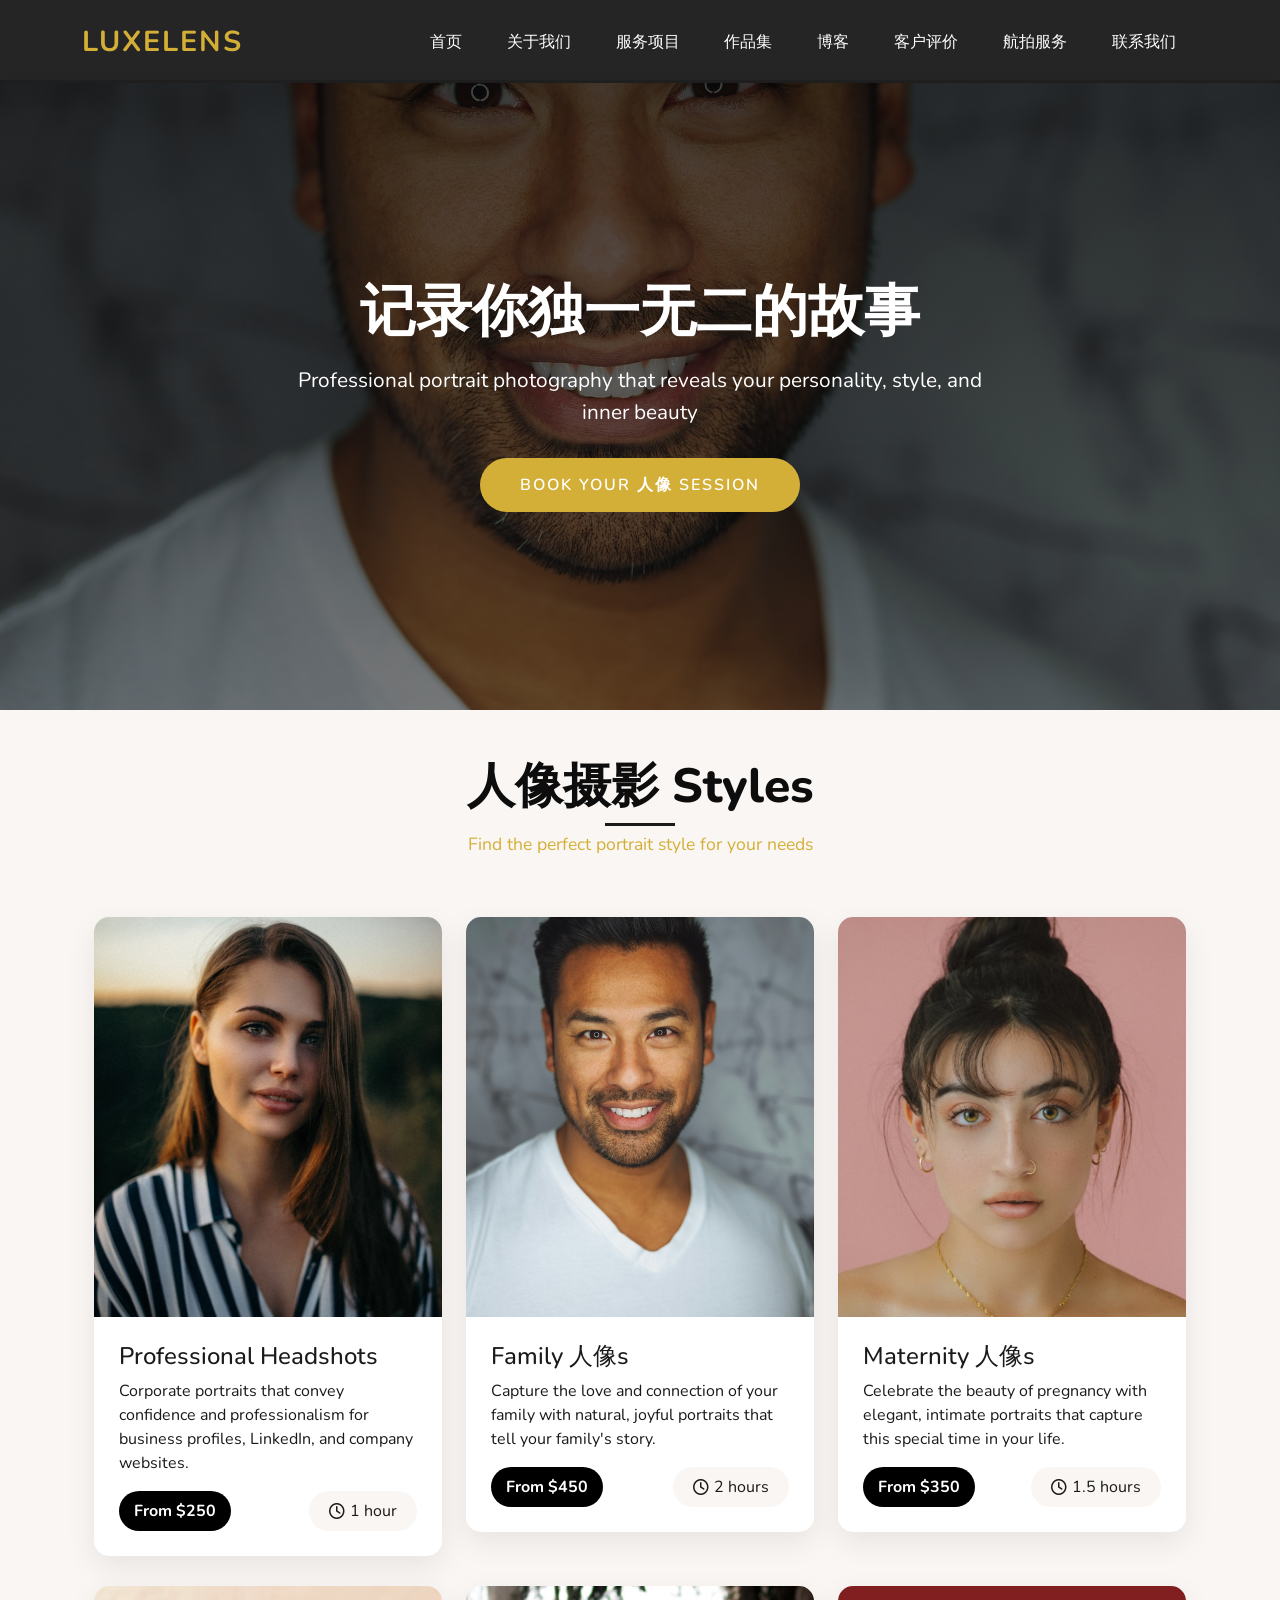
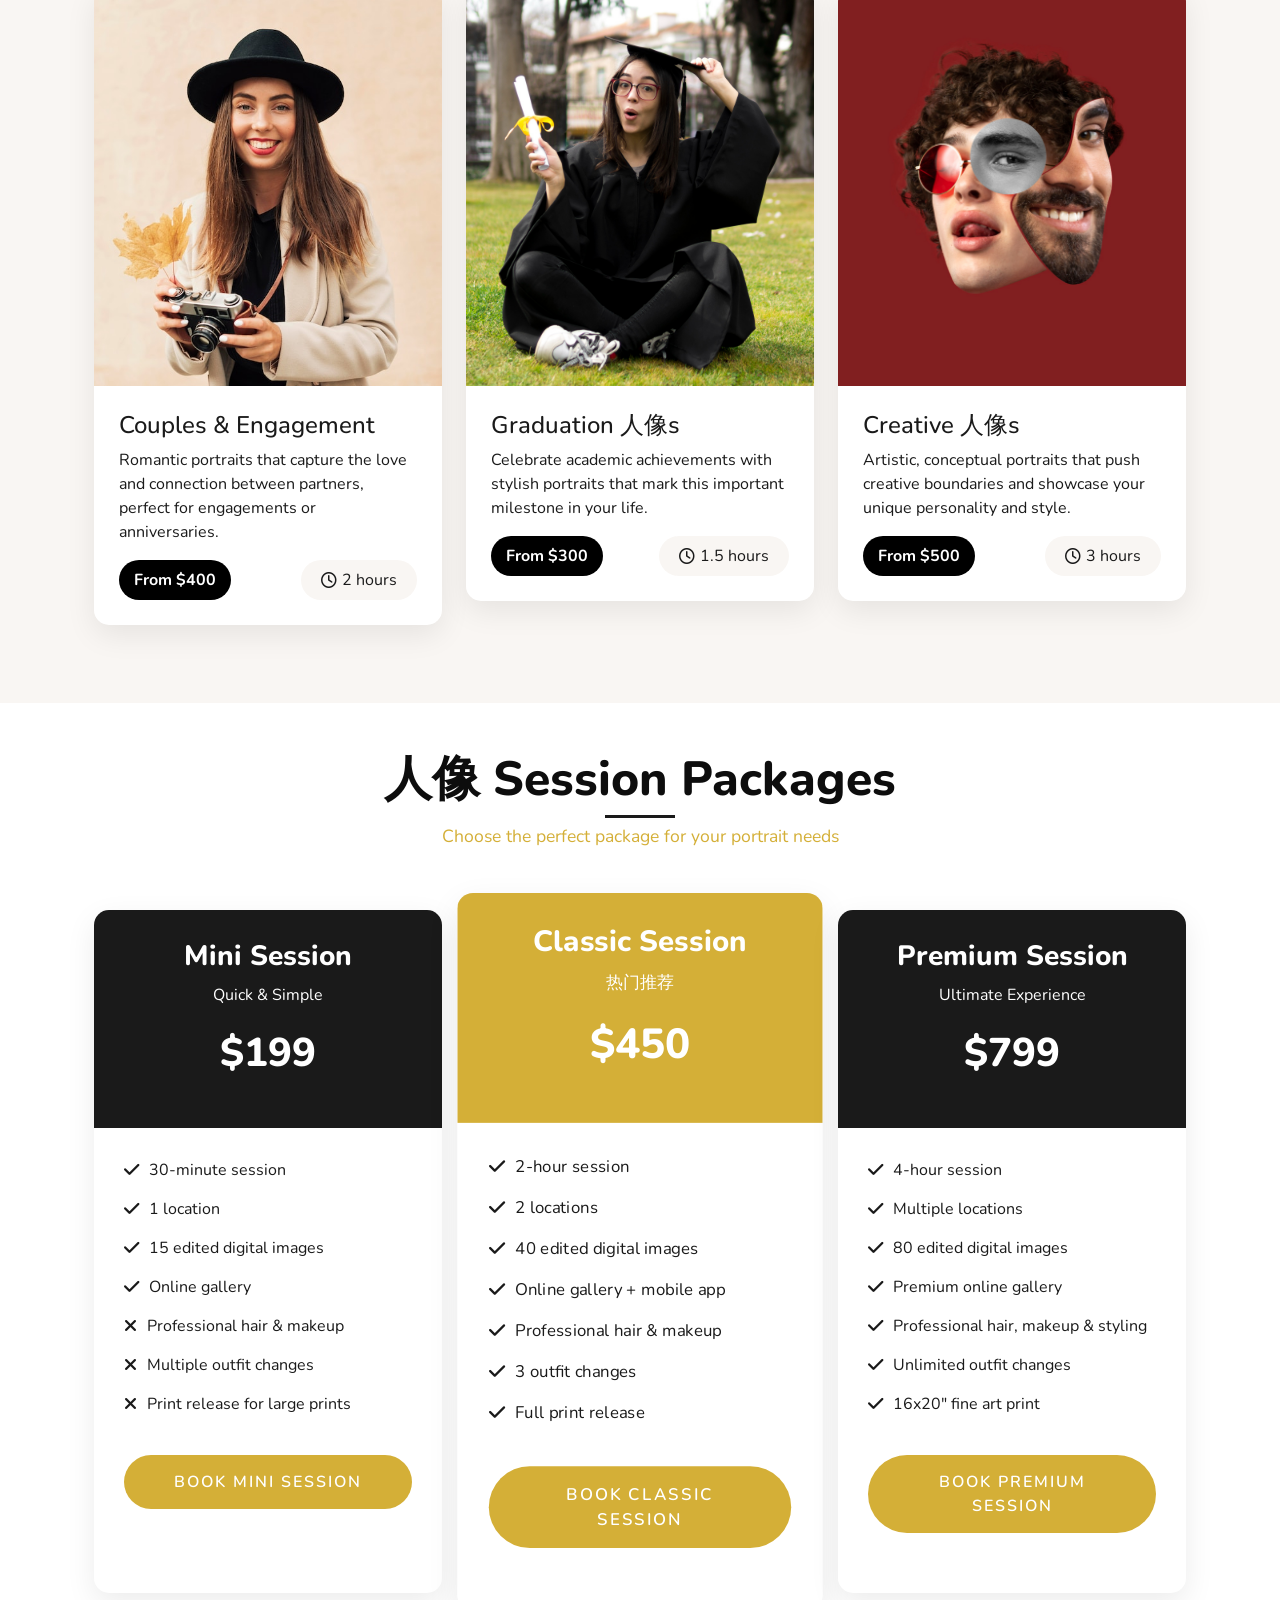
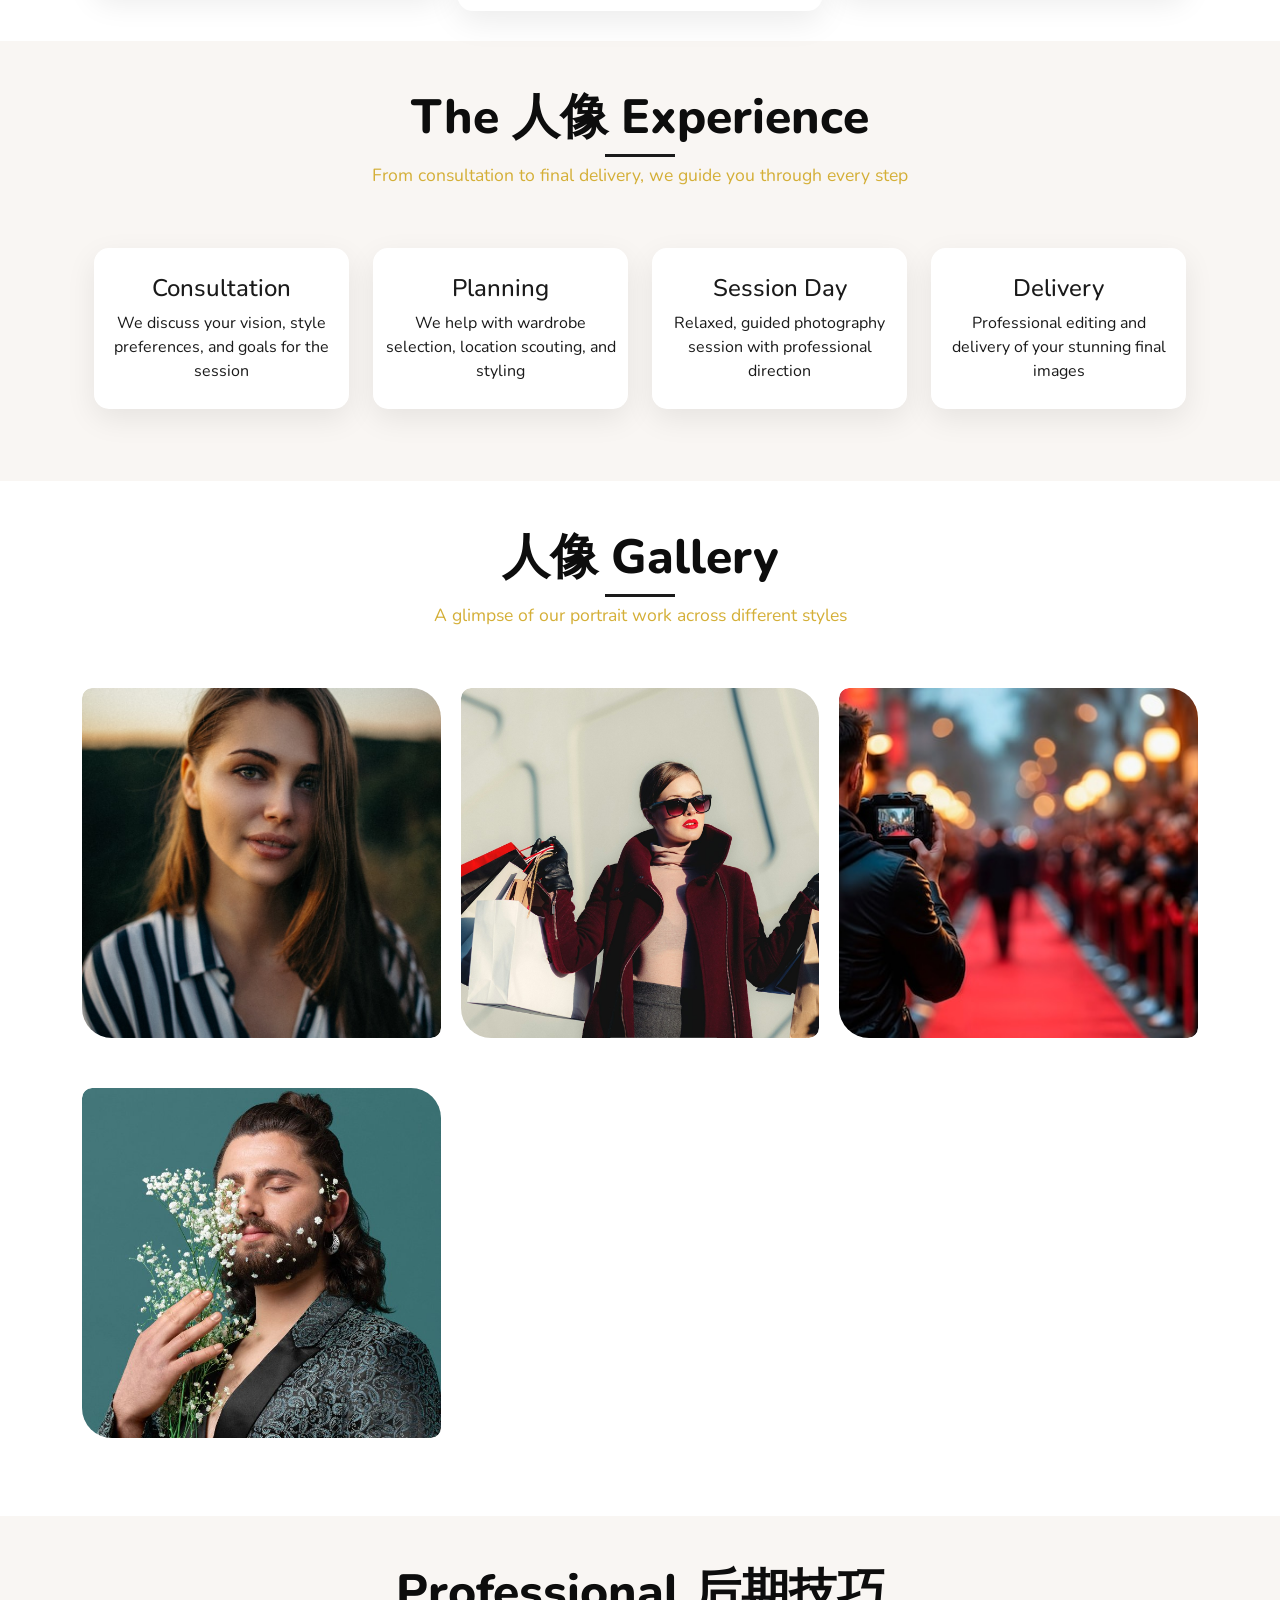
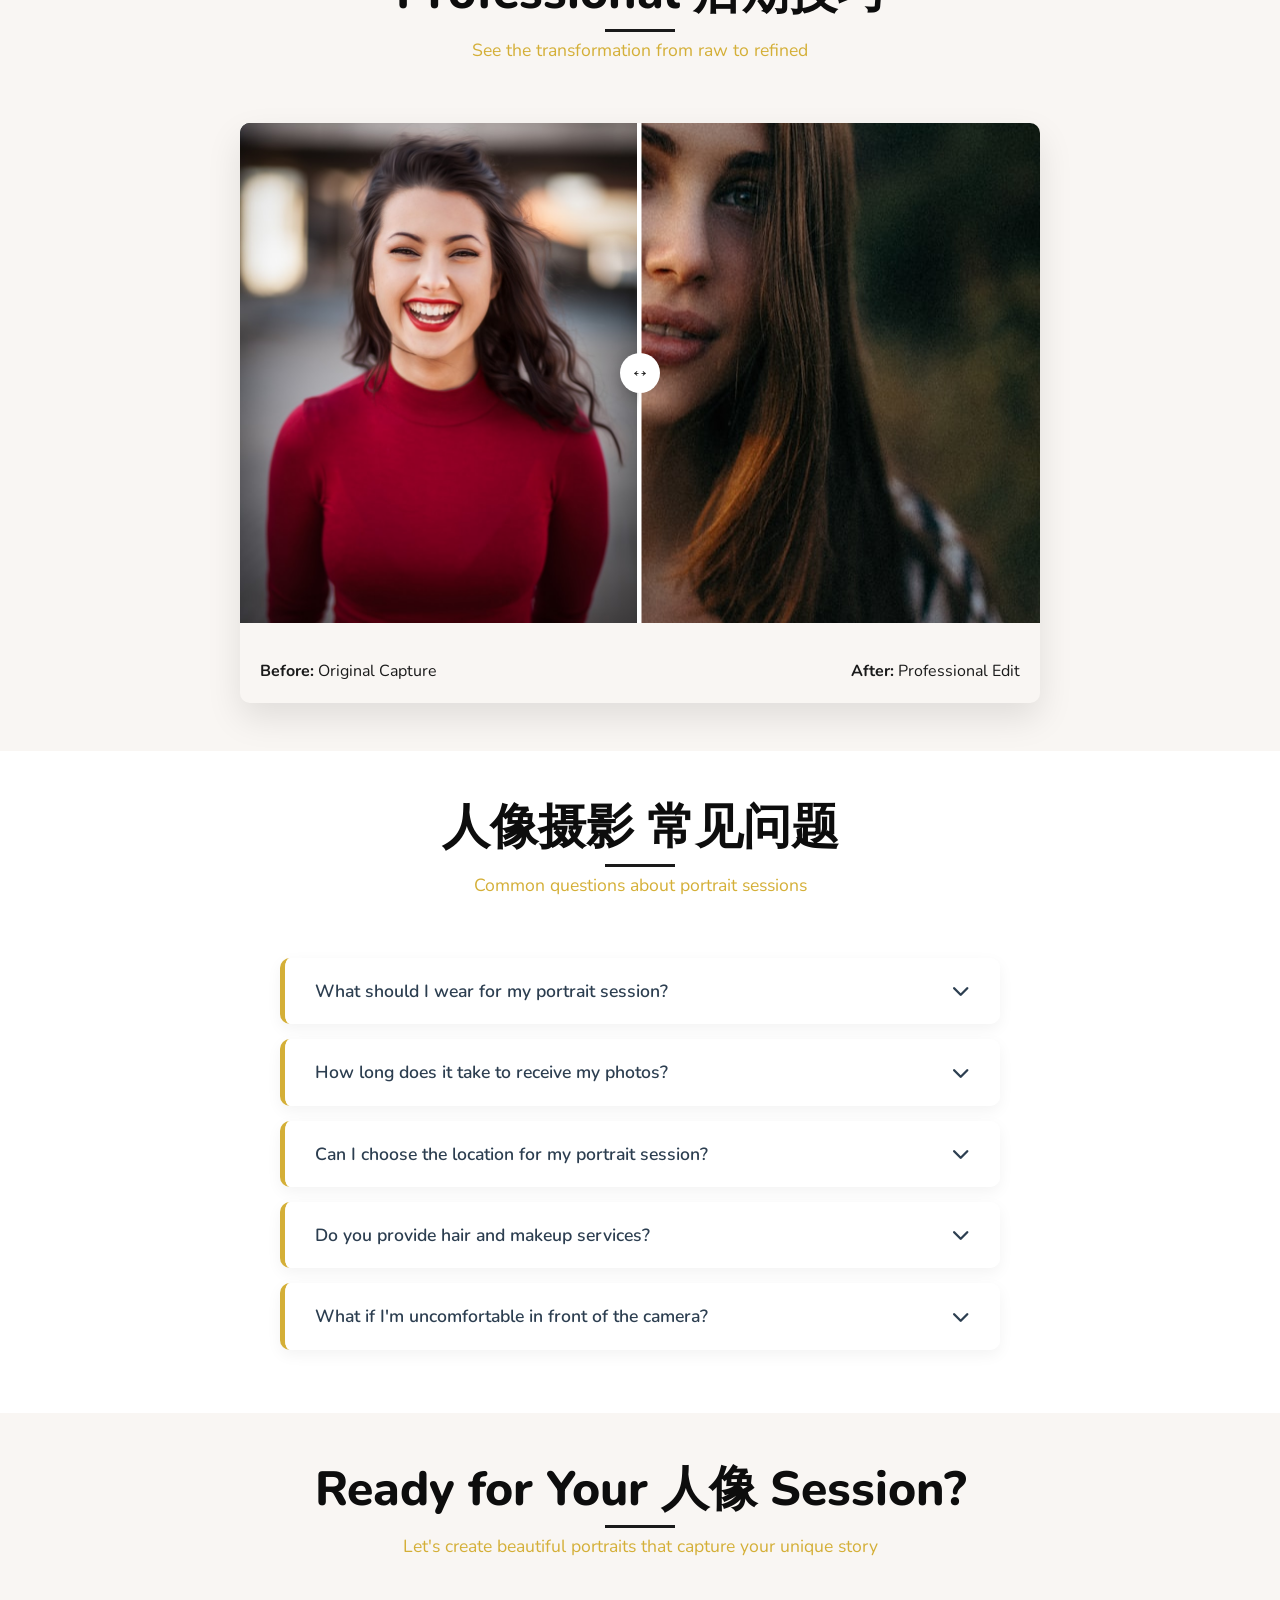
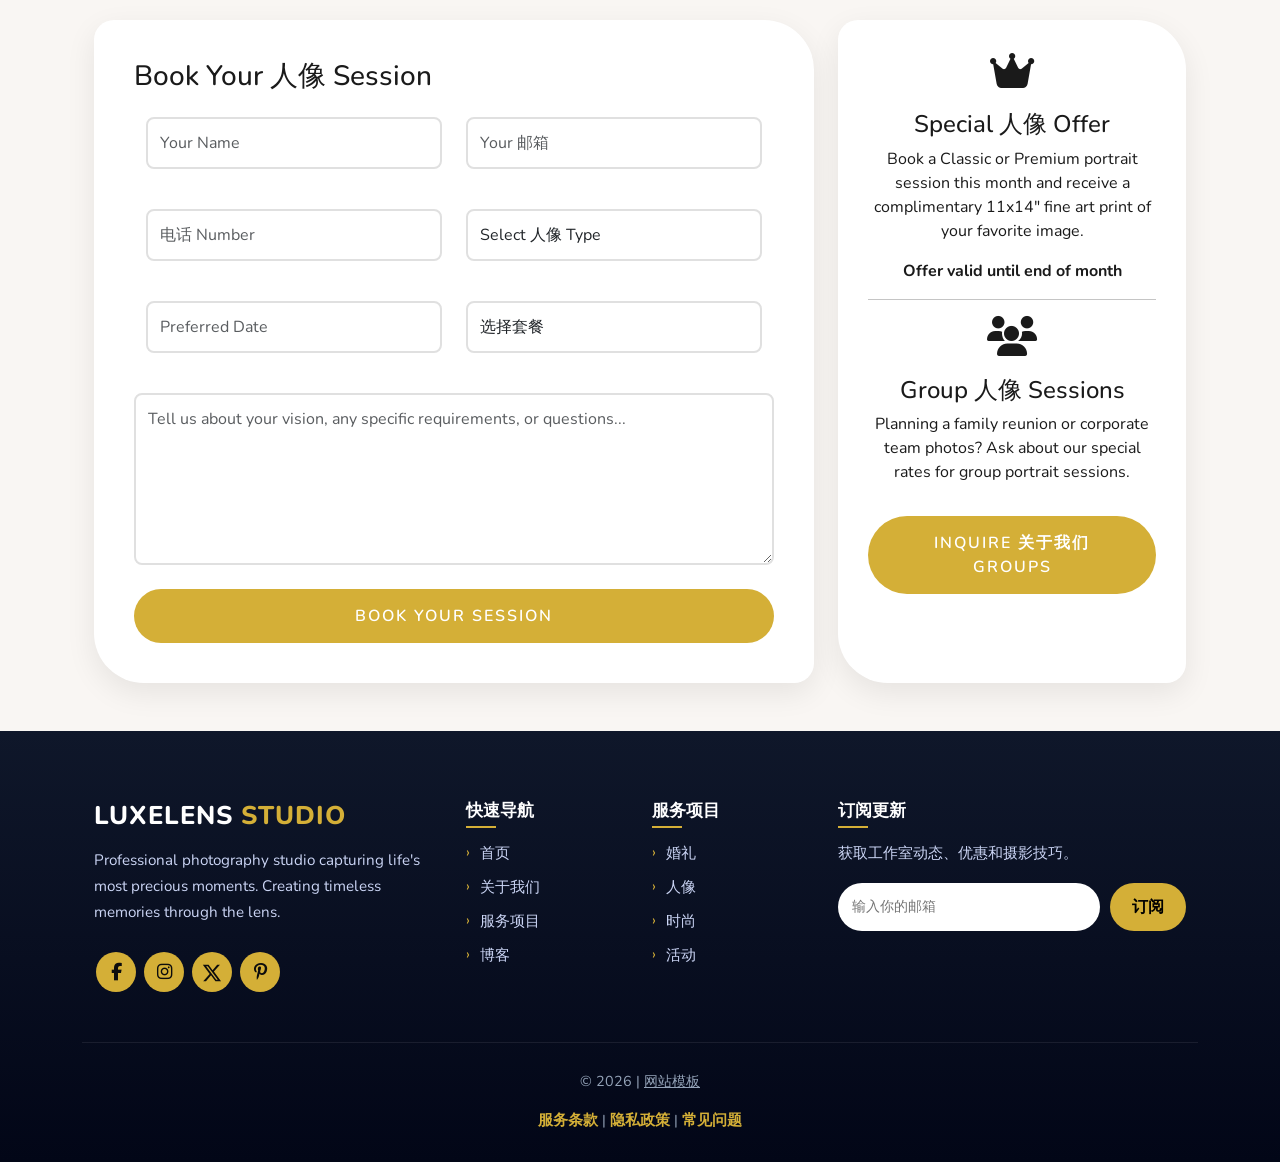
<file: portrait-photography.html>
<!DOCTYPE html>
<html lang="zh-CN">

<head>
    <meta charset="UTF-8">
    <meta name="viewport" content="width=device-width, initial-scale=1.0">
    <title>人像摄影 | LuxeLens Studio</title>
        <link rel="icon" href="assets/images/photo.png">
    <link href="assets/css/bootstrap.min.css" rel="stylesheet">
    <link href="https://cdn.bootcdn.net/ajax/libs/font-awesome/6.4.0/css/all.min.css" rel="stylesheet">
    <link href="assets/css/aos.css" rel="stylesheet">
    <link href="https://fonts.googleapis.com/css2?family=Nunito:wght@300;400;600;700;800&display=swap" rel="stylesheet">
    <link href="assets/css/style.css?v=20260923-article" rel="stylesheet">

</head>

<body>
    <!-- Navbar -->
    <nav class="navbar navbar-expand-lg navbar-dark fixed-top">
        <div class="container">
            <a class="navbar-brand" href="index.html">LUXELENS</a>
            <button class="navbar-toggler" type="button" data-bs-toggle="collapse" data-bs-target="#navbarNav">
                <span class="navbar-toggler-icon"></span>
            </button>
            <div class="collapse navbar-collapse" id="navbarNav">
                <ul class="navbar-nav ms-auto">
                    <li class="nav-item"><a class="nav-link" href="index.html">首页</a></li>
                    <li class="nav-item"><a class="nav-link" href="index.html#about">关于我们</a></li>
                    <li class="nav-item"><a class="nav-link" href="index.html#services">服务项目</a></li>
                    <li class="nav-item"><a class="nav-link" href="index.html#portfolio">作品集</a></li>
                    <li class="nav-item"><a class="nav-link" href="blog.html">博客</a></li>
                    <li class="nav-item"><a class="nav-link" href="index.html#testimonials">客户评价</a></li>
                    <li class="nav-item"><a class="nav-link" href="drone-service.html">航拍服务</a></li>
                    <li class="nav-item"><a class="nav-link" href="index.html#contact">联系我们</a></li>
                </ul>
            </div>
        </div>
    </nav>

    <!-- 人像 Hero Section -->
    <section class="hero-portrait">
        <div class="hero-wedding-content">
            <div class="container">
                <h1 data-aos="fade-up">记录你独一无二的故事</h1>
                <p data-aos="fade-up" data-aos-delay="200">Professional portrait photography that reveals your
                    personality, style, and inner beauty</p>
                <button class="btn btn-primary-custom" onclick="location.href='#contact'" data-aos="fade-up"
                    data-aos-delay="400">Book Your 人像 Session</button>
            </div>
        </div>
    </section>

    <!-- 人像 Categories -->
    <section id="categories" class="py-5" style="background-color: #f9f6f3;">
        <div class="container">
            <div class="section-title">
                <h2 data-aos="fade-up">人像摄影 Styles</h2>
                <p data-aos="fade-up" data-aos-delay="200">Find the perfect portrait style for your needs</p>
            </div>
            <div class="row">
                <div class="col-lg-4 col-md-6" data-aos="fade-up" data-aos-delay="100">
                    <div class="portrait-category-card">
                        <div class="portrait-category-img">
                            <img src="assets/images/photo-1544005313-94ddf0286df2.jpeg"
                                alt="Headshots">
                        </div>
                        <div class="portrait-category-content">
                            <h4>Professional Headshots</h4>
                            <p>Corporate portraits that convey confidence and professionalism for business profiles,
                                LinkedIn, and company websites.</p>
                            <div class="d-flex justify-content-between align-items-center mt-3">
                                <span class="price-tag">From $250</span>
                                <span class="session-duration"><i class="far fa-clock"></i> 1 hour</span>
                            </div>
                        </div>
                    </div>
                </div>
                <div class="col-lg-4 col-md-6" data-aos="fade-up" data-aos-delay="200">
                    <div class="portrait-category-card">
                        <div class="portrait-category-img">
                            <img src="assets/images/photo-1507003211169-0a1dd7228f2d.jpeg"
                                alt="Family">
                        </div>
                        <div class="portrait-category-content">
                            <h4>Family 人像s</h4>
                            <p>Capture the love and connection of your family with natural, joyful portraits that tell
                                your family's story.</p>
                            <div class="d-flex justify-content-between align-items-center mt-3">
                                <span class="price-tag">From $450</span>
                                <span class="session-duration"><i class="far fa-clock"></i> 2 hours</span>
                            </div>
                        </div>
                    </div>
                </div>
                <div class="col-lg-4 col-md-6" data-aos="fade-up" data-aos-delay="300">
                    <div class="portrait-category-card">
                        <div class="portrait-category-img">
                            <img src="assets/images/photo-1531746020798-e6953c6e8e04.jpg"
                                alt="Maternity">
                        </div>
                        <div class="portrait-category-content">
                            <h4>Maternity 人像s</h4>
                            <p>Celebrate the beauty of pregnancy with elegant, intimate portraits that capture this
                                special time in your life.</p>
                            <div class="d-flex justify-content-between align-items-center mt-3">
                                <span class="price-tag">From $350</span>
                                <span class="session-duration"><i class="far fa-clock"></i> 1.5 hours</span>
                            </div>
                        </div>
                    </div>
                </div>
                <div class="col-lg-4 col-md-6" data-aos="fade-up" data-aos-delay="100">
                    <div class="portrait-category-card">
                        <div class="portrait-category-img">
                            <img src="assets/images/smiley-woman-holding-camera-leaf_23-2148647672.jpg"
                                alt="Couples">
                        </div>
                        <div class="portrait-category-content">
                            <h4>Couples & Engagement</h4>
                            <p>Romantic portraits that capture the love and connection between partners, perfect for
                                engagements or anniversaries.</p>
                            <div class="d-flex justify-content-between align-items-center mt-3">
                                <span class="price-tag">From $400</span>
                                <span class="session-duration"><i class="far fa-clock"></i> 2 hours</span>
                            </div>
                        </div>
                    </div>
                </div>
                <div class="col-lg-4 col-md-6" data-aos="fade-up" data-aos-delay="200">
                    <div class="portrait-category-card">
                        <div class="portrait-category-img">
                            <img src="assets/images/2148505270.jpg"
                                alt="Graduation">
                        </div>
                        <div class="portrait-category-content">
                            <h4>Graduation 人像s</h4>
                            <p>Celebrate academic achievements with stylish portraits that mark this important milestone
                                in your life.</p>
                            <div class="d-flex justify-content-between align-items-center mt-3">
                                <span class="price-tag">From $300</span>
                                <span class="session-duration"><i class="far fa-clock"></i> 1.5 hours</span>
                            </div>
                        </div>
                    </div>
                </div>
                <div class="col-lg-4 col-md-6" data-aos="fade-up" data-aos-delay="300">
                    <div class="portrait-category-card">
                        <div class="portrait-category-img">
                            <img src="assets/images/2150038574.jpg"
                                alt="Creative">
                        </div>
                        <div class="portrait-category-content">
                            <h4>Creative 人像s</h4>
                            <p>Artistic, conceptual portraits that push creative boundaries and showcase your unique
                                personality and style.</p>
                            <div class="d-flex justify-content-between align-items-center mt-3">
                                <span class="price-tag">From $500</span>
                                <span class="session-duration"><i class="far fa-clock"></i> 3 hours</span>
                            </div>
                        </div>
                    </div>
                </div>
            </div>
        </div>
    </section>

    <!-- 人像 Packages -->
    <section id="packages" class="py-5">
        <div class="container">
            <div class="section-title">
                <h2 data-aos="fade-up">人像 Session Packages</h2>
                <p data-aos="fade-up" data-aos-delay="200">Choose the perfect package for your portrait needs</p>
            </div>
            <div class="row">
                <div class="col-lg-4" data-aos="fade-up" data-aos-delay="100">
                    <div class="package-card">
                        <div class="package-header">
                            <h3>Mini Session</h3>
                            <p>Quick & Simple</p>
                            <div class="package-price">$199</div>
                        </div>
                        <div class="package-body">
                            <div class="package-feature"><i class="fas fa-check"></i> 30-minute session</div>
                            <div class="package-feature"><i class="fas fa-check"></i> 1 location</div>
                            <div class="package-feature"><i class="fas fa-check"></i> 15 edited digital images</div>
                            <div class="package-feature"><i class="fas fa-check"></i> Online gallery</div>
                            <div class="package-feature"><i class="fas fa-times"></i> Professional hair & makeup</div>
                            <div class="package-feature"><i class="fas fa-times"></i> Multiple outfit changes</div>
                            <div class="package-feature"><i class="fas fa-times"></i> Print release for large prints
                            </div>
                            <button class="btn btn-primary-custom w-100 mt-4">Book Mini Session</button>
                        </div>
                    </div>
                </div>
                <div class="col-lg-4" data-aos="fade-up" data-aos-delay="200">
                    <div class="package-card highlight-package">
                        <div class="package-header">
                            <h3>Classic Session</h3>
                            <p>热门推荐</p>
                            <div class="package-price">$450</div>
                        </div>
                        <div class="package-body">
                            <div class="package-feature"><i class="fas fa-check"></i> 2-hour session</div>
                            <div class="package-feature"><i class="fas fa-check"></i> 2 locations</div>
                            <div class="package-feature"><i class="fas fa-check"></i> 40 edited digital images</div>
                            <div class="package-feature"><i class="fas fa-check"></i> Online gallery + mobile app</div>
                            <div class="package-feature"><i class="fas fa-check"></i> Professional hair & makeup</div>
                            <div class="package-feature"><i class="fas fa-check"></i> 3 outfit changes</div>
                            <div class="package-feature"><i class="fas fa-check"></i> Full print release</div>
                            <button class="btn btn-primary-custom w-100 mt-4">Book Classic Session</button>
                        </div>
                    </div>
                </div>
                <div class="col-lg-4" data-aos="fade-up" data-aos-delay="300">
                    <div class="package-card">
                        <div class="package-header">
                            <h3>Premium Session</h3>
                            <p>Ultimate Experience</p>
                            <div class="package-price">$799</div>
                        </div>
                        <div class="package-body">
                            <div class="package-feature"><i class="fas fa-check"></i> 4-hour session</div>
                            <div class="package-feature"><i class="fas fa-check"></i> Multiple locations</div>
                            <div class="package-feature"><i class="fas fa-check"></i> 80 edited digital images</div>
                            <div class="package-feature"><i class="fas fa-check"></i> Premium online gallery</div>
                            <div class="package-feature"><i class="fas fa-check"></i> Professional hair, makeup &
                                styling</div>
                            <div class="package-feature"><i class="fas fa-check"></i> Unlimited outfit changes</div>
                            <div class="package-feature"><i class="fas fa-check"></i> 16x20" fine art print</div>
                            <button class="btn btn-primary-custom w-100 mt-4">Book Premium Session</button>
                        </div>
                    </div>
                </div>
            </div>
        </div>
    </section>

    <!-- 人像 Process -->
    <section id="process" class="py-5" style="background-color: #f9f6f3;">
        <div class="container">
            <div class="section-title">
                <h2 data-aos="fade-up">The 人像 Experience</h2>
                <p data-aos="fade-up" data-aos-delay="200">From consultation to final delivery, we guide you through
                    every step</p>
            </div>
            <div class="row text-center">
                <div class="col-lg-3 col-md-6 mb-4" data-aos="fade-up" data-aos-delay="100">
                    <div class="process-step">
                       
                        <h4 class="mt-3">Consultation</h4>
                        <p>We discuss your vision, style preferences, and goals for the session</p>
                    </div>
                </div>
                <div class="col-lg-3 col-md-6 mb-4" data-aos="fade-up" data-aos-delay="200">
                    <div class="process-step">
                       
                        <h4 class="mt-3">Planning</h4>
                        <p>We help with wardrobe selection, location scouting, and styling</p>
                    </div>
                </div>
                <div class="col-lg-3 col-md-6 mb-4" data-aos="fade-up" data-aos-delay="300">
                    <div class="process-step">
                       
                        <h4 class="mt-3">Session Day</h4>
                        <p>Relaxed, guided photography session with professional direction</p>
                    </div>
                </div>
                <div class="col-lg-3 col-md-6 mb-4" data-aos="fade-up" data-aos-delay="400">
                    <div class="process-step">
                       
                        <h4 class="mt-3">Delivery</h4>
                        <p>Professional editing and delivery of your stunning final images</p>
                    </div>
                </div>
            </div>
        </div>
    </section>

    <!-- 人像 Gallery -->
    <section id="gallery" class="py-5">
        <div class="container">
            <div class="section-title">
                <h2 data-aos="fade-up">人像 Gallery</h2>
                <p data-aos="fade-up" data-aos-delay="200">A glimpse of our portrait work across different styles</p>
            </div>
            <div class="gallery-grid">
                <div class="gallery-item" data-aos="zoom-in">
                    <img src="assets/images/photo-1544005313-94ddf0286df2.jpeg"
                        alt="Professional Headshot">
                    <div class="gallery-overlay">
                        <div class="gallery-text">
                            <h5>Corporate Headshot</h5>
                            <p>Studio 人像</p>
                        </div>
                    </div>
                </div>
                <div class="gallery-item" data-aos="zoom-in" data-aos-delay="100">
                    <img src="assets/images/hero-fashion.jpeg"
                        alt="Couple 人像">
                    <div class="gallery-overlay">
                        <div class="gallery-text">
                            <h5>Couple 人像</h5>
                            <p>Golden Hour Session</p>
                        </div>
                    </div>
                </div>
                <div class="gallery-item" data-aos="zoom-in" data-aos-delay="200">
                    <img src="assets/images/paparazzi-red-carpet_23-2151941575.jpg"
                        alt="Family 人像">
                    <div class="gallery-overlay">
                        <div class="gallery-text">
                            <h5>Family Session</h5>
                            <p>Beach Location</p>
                        </div>
                    </div>
                </div>
                <div class="gallery-item" data-aos="zoom-in" data-aos-delay="300">
                    <img src="assets/images/2148931615.jpg"
                        alt="Creative 人像">
                    <div class="gallery-overlay">
                        <div class="gallery-text">
                            <h5>Creative 人像</h5>
                            <p>Conceptual Art</p>
                        </div>
                    </div>
                </div>
            </div>
        </div>
    </section>

    <!-- Before/After Slider -->
    <section class="py-5" style="background-color: #f9f6f3;">
        <div class="container">
            <div class="section-title">
                <h2 data-aos="fade-up">Professional 后期技巧</h2>
                <p data-aos="fade-up" data-aos-delay="200">See the transformation from raw to refined</p>
            </div>
            <div class="before-after-slider" data-aos="fade-up">
                <div class="slider-container">
                    <div class="before-image"></div>
                    <div class="after-image"></div>
                    <div class="slider-handle" id="sliderHandle"></div>
                </div>
                <div class="d-flex justify-content-between mt-3">
                    <span><strong>Before:</strong> Original Capture</span>
                    <span><strong>After:</strong> Professional Edit</span>
                </div>
            </div>
        </div>
    </section>

    <!-- FAQ Section -->
    <section id="faq" class="py-5">
        <div class="container">
            <div class="section-title">
                <h2 data-aos="fade-up">人像摄影 常见问题</h2>
                <p data-aos="fade-up" data-aos-delay="200">Common questions about portrait sessions</p>
            </div>
            <div class="row">
                <div class="col-lg-8 mx-auto">
                    <div class="faq-item" data-aos="fade-up">
                        <div class="faq-question">
                            <span>What should I wear for my portrait session?</span>
                            <i class="fas fa-chevron-down"></i>
                        </div>
                        <div class="faq-answer">
                            <p>We recommend solid colors, avoiding busy patterns. Bring 2-3 outfit options and consider
                                layers for variety. We'll provide detailed wardrobe guidance during your consultation.
                            </p>
                        </div>
                    </div>
                    <div class="faq-item" data-aos="fade-up" data-aos-delay="100">
                        <div class="faq-question">
                            <span>How long does it take to receive my photos?</span>
                            <i class="fas fa-chevron-down"></i>
                        </div>
                        <div class="faq-answer">
                            <p>后期技巧 typically takes 2-3 weeks. You'll receive a proof gallery to select your favorite
                                images, which we then professionally edit and deliver in high-resolution format.</p>
                        </div>
                    </div>
                    <div class="faq-item" data-aos="fade-up" data-aos-delay="200">
                        <div class="faq-question">
                            <span>Can I choose the location for my portrait session?</span>
                            <i class="fas fa-chevron-down"></i>
                        </div>
                        <div class="faq-answer">
                            <p>Absolutely! We offer studio sessions, outdoor locations, or your preferred setting. We'll
                                help you choose based on your desired style and lighting conditions.</p>
                        </div>
                    </div>
                    <div class="faq-item" data-aos="fade-up" data-aos-delay="300">
                        <div class="faq-question">
                            <span>Do you provide hair and makeup services?</span>
                            <i class="fas fa-chevron-down"></i>
                        </div>
                        <div class="faq-answer">
                            <p>Yes, we work with professional hair and makeup artists who can be booked for your
                                session. This service is included in our Classic and Premium packages.</p>
                        </div>
                    </div>
                    <div class="faq-item" data-aos="fade-up" data-aos-delay="400">
                        <div class="faq-question">
                            <span>What if I'm uncomfortable in front of the camera?</span>
                            <i class="fas fa-chevron-down"></i>
                        </div>
                        <div class="faq-answer">
                            <p>Most people feel this way! We specialize in making clients feel relaxed and confident. We
                                provide gentle direction and create a fun, comfortable atmosphere throughout the
                                session.</p>
                        </div>
                    </div>
                </div>
            </div>
        </div>
    </section>

    <!-- 联系我们 Section -->
    <section id="contact" class="py-5" style="background-color: #f9f6f3;">
        <div class="container">
            <div class="section-title">
                <h2 data-aos="fade-up">Ready for Your 人像 Session?</h2>
                <p data-aos="fade-up" data-aos-delay="200">Let's create beautiful portraits that capture your unique
                    story</p>
            </div>
            <div class="row">
                <div class="col-lg-8 mb-4 mb-lg-0" data-aos="fade-right">
                    <div class="contact-form"
                        style="background-color: white; padding: 40px; border-radius: 15px; box-shadow: 0 10px 30px rgba(0,0,0,0.08);">
                        <h3 class="mb-4">Book Your 人像 Session</h3>
                        <form id="portrait联系我们Form">
                            <div class="row">
                                <div class="col-md-6 mb-3">
                                    <input type="text" class="form-control" placeholder="Your Name" required>
                                </div>
                                <div class="col-md-6 mb-3">
                                    <input type="email" class="form-control" placeholder="Your 邮箱" required>
                                </div>
                            </div>
                            <div class="row">
                                <div class="col-md-6 mb-3">
                                    <input type="tel" class="form-control" placeholder="电话 Number">
                                </div>
                                <div class="col-md-6 mb-3">
                                    <select class="form-control">
                                        <option value="">Select 人像 Type</option>
                                        <option>Professional Headshots</option>
                                        <option>Family 人像s</option>
                                        <option>Maternity 人像s</option>
                                        <option>Couples & Engagement</option>
                                        <option>Graduation 人像s</option>
                                        <option>Creative 人像s</option>
                                    </select>
                                </div>
                            </div>
                            <div class="row">
                                <div class="col-md-6 mb-3">
                                    <input type="text" class="form-control" placeholder="Preferred Date">
                                </div>
                                <div class="col-md-6 mb-3">
                                    <select class="form-control">
                                        <option value="">选择套餐</option>
                                        <option>Mini Session ($199)</option>
                                        <option>Classic Session ($450)</option>
                                        <option>Premium Session ($799)</option>
                                    </select>
                                </div>
                            </div>
                            <div class="mb-3">
                                <textarea class="form-control" rows="6"
                                    placeholder="Tell us about your vision, any specific requirements, or questions..."
                                    required></textarea>
                            </div>
                            <button type="submit" class="btn btn-primary-custom w-100">Book Your Session</button>
                        </form>
                    </div>
                </div>
                <div class="col-lg-4" data-aos="fade-left" data-aos-delay="200">
                    <div class="contact-info-card text-center">
                        <i class="fas fa-crown"></i>
                        <h4>Special 人像 Offer</h4>
                        <p>Book a Classic or Premium portrait session this month and receive a complimentary 11x14" fine
                            art print of your favorite image.</p>
                        <p class="mt-3"><strong>Offer valid until end of month</strong></p>

                        <hr>
                        <i class="fas fa-users"></i>
                        <h4>Group 人像 Sessions</h4>
                        <p>Planning a family reunion or corporate team photos? Ask about our special rates for group
                            portrait sessions.</p>
                        <button class="btn btn-primary-custom mt-3">Inquire 关于我们 Groups</button>
                    </div>


                </div>
            </div>
        </div>
    </section>

    <!-- Footer -->
    <footer class="footer">
        <div class="container">
            <div class="row gy-4">
                <div class="col-lg-4" data-aos="fade-up">
                    <h4 class="footer-logo mb-3">LUXELENS <span>STUDIO</span></h4>
                    <p class="footer-text">
                        Professional photography studio capturing life's most precious moments.
                        Creating timeless memories through the lens.
                    </p>
                    <div class="social-links mt-4">
                        <a href="#"><i class="fab fa-facebook-f"></i></a>
                        <a href="#"><i class="fab fa-instagram"></i></a>
                        <a href="#" aria-label="X (Twitter)">
                            <svg width="20" height="20" viewBox="0 0 24 24" fill="currentColor">
                                <path
                                    d="M18.244 2H21.552L14.291 10.29L22.824 22H16.112L10.822 14.622L4.758 22H1.448L9.206 13.243L1 2H7.888L12.662 8.735L18.244 2ZM17.096 20H18.93L6.892 4H4.928L17.096 20Z" />
                            </svg>
                        </a>
                        <a href="#"><i class="fab fa-pinterest-p"></i></a>
                    </div>
                </div>
                <div class="col-lg-2 col-md-6" data-aos="fade-up" data-aos-delay="100">
                    <h5 class="footer-title">快速导航</h5>
                    <ul class="footer-links">
                        <li><a href="index.html">首页</a></li>
                        <li><a href="about.html">关于我们</a></li>
                        <li><a href="index.html#services">服务项目</a></li>
                        <li><a href="blog.html">博客</a></li>
                    </ul>
                </div>
                <div class="col-lg-2 col-md-6" data-aos="fade-up" data-aos-delay="200">
                    <h5 class="footer-title">服务项目</h5>
                    <ul class="footer-links">
                        <li><a href="wedding-photography.html">婚礼</a></li>
                        <li><a href="portrait-photography.html">人像</a></li>
                        <li><a href="fashion-photography.html">时尚</a></li>
                        <li><a href="event-photogrphy.html">活动</a></li>
                    </ul>
                </div>
                <div class="col-lg-4" data-aos="fade-up" data-aos-delay="300">
                    <h5 class="footer-title">订阅更新</h5>
                    <p class="footer-text">获取工作室动态、优惠和摄影技巧。</p>
                    <div class="newsletter">
                        <input type="email" id="subscribe-email" required="" placeholder="输入你的邮箱">
                        <button id="subscribe">订阅</button>
                    </div>
                </div>
            </div>
            <div class="copyright">
                <p>© 2026 | <a target="_blank" href="https://www.mobanwang.com/" title="网站模板" style="color:#94a3b8;">网站模板</a></p>
                <div class="copyright-links">
                    <a href="terms-condition.html">服务条款</a>
                    <span class="divider">|</span>
                    <a href="privacy-policy.html">隐私政策</a>
                    <span class="divider">|</span>
                    <a href="FAQs.html">常见问题</a>
                </div>
            </div>
        </div>
    </footer>

    <!-- Back to Top Button -->
    <div class="back-to-top" id="backToTop">
        <i class="fas fa-arrow-up"></i>
    </div>

    <!-- Scripts -->
    <script src="assets/js/bootstrap.bundle.min.js"></script>
    <script src="assets/js/aos.js"></script>
    <script src="assets/js/script.js?v=20260923-article"></script>
    <script>
        
        // FAQ functionality
        document.querySelectorAll('.faq-question').forEach(item => {
            item.addEventListener('click', () => {
                const answer = item.nextElementSibling;
                answer.classList.toggle('open');
                const icon = item.querySelector('i');
                icon.classList.toggle('fa-chevron-down');
                icon.classList.toggle('fa-chevron-up');
            });
        });

        // Form submission
        document.getElementById('portrait联系我们Form').addEventListener('submit', function (e) {
            e.preventDefault();
            alert('Thank you for your portrait session inquiry! We will contact you within 24 hours to confirm details.');
            this.reset();
        });

        // Navbar scroll effect
        window.addEventListener('scroll', function () {
            const navbar = document.querySelector('.navbar');
            if (window.scrollY > 50) {
                navbar.style.padding = '10px 0';
                navbar.style.boxShadow = '0 5px 20px rgba(0,0,0,0.1)';
            } else {
                navbar.style.padding = '15px 0';
                navbar.style.boxShadow = 'none';
            }
        });

        // Before/After Slider
        const sliderHandle = document.getElementById('sliderHandle');
        const afterImage = document.querySelector('.after-image');
        const sliderContainer = document.querySelector('.slider-container');
        let isDragging = false;

        sliderHandle.addEventListener('mousedown', () => {
            isDragging = true;
        });

        document.addEventListener('mousemove', (e) => {
            if (!isDragging) return;

            const containerRect = sliderContainer.getBoundingClientRect();
            let x = e.clientX - containerRect.left;

            // Constrain within container
            x = Math.max(0, Math.min(x, containerRect.width));

            // Update after image width and slider position
            afterImage.style.width = x + 'px';
            sliderHandle.style.left = x + 'px';
        });

        document.addEventListener('mouseup', () => {
            isDragging = false;
        });

        // Touch events for mobile
        sliderHandle.addEventListener('touchstart', () => {
            isDragging = true;
        });

        document.addEventListener('touchmove', (e) => {
            if (!isDragging) return;

            const containerRect = sliderContainer.getBoundingClientRect();
            let x = e.touches[0].clientX - containerRect.left;

            // Constrain within container
            x = Math.max(0, Math.min(x, containerRect.width));

            // Update after image width and slider position
            afterImage.style.width = x + 'px';
            sliderHandle.style.left = x + 'px';
        });

        document.addEventListener('touchend', () => {
            isDragging = false;
        });
    </script>
</body>

</html>
</file>
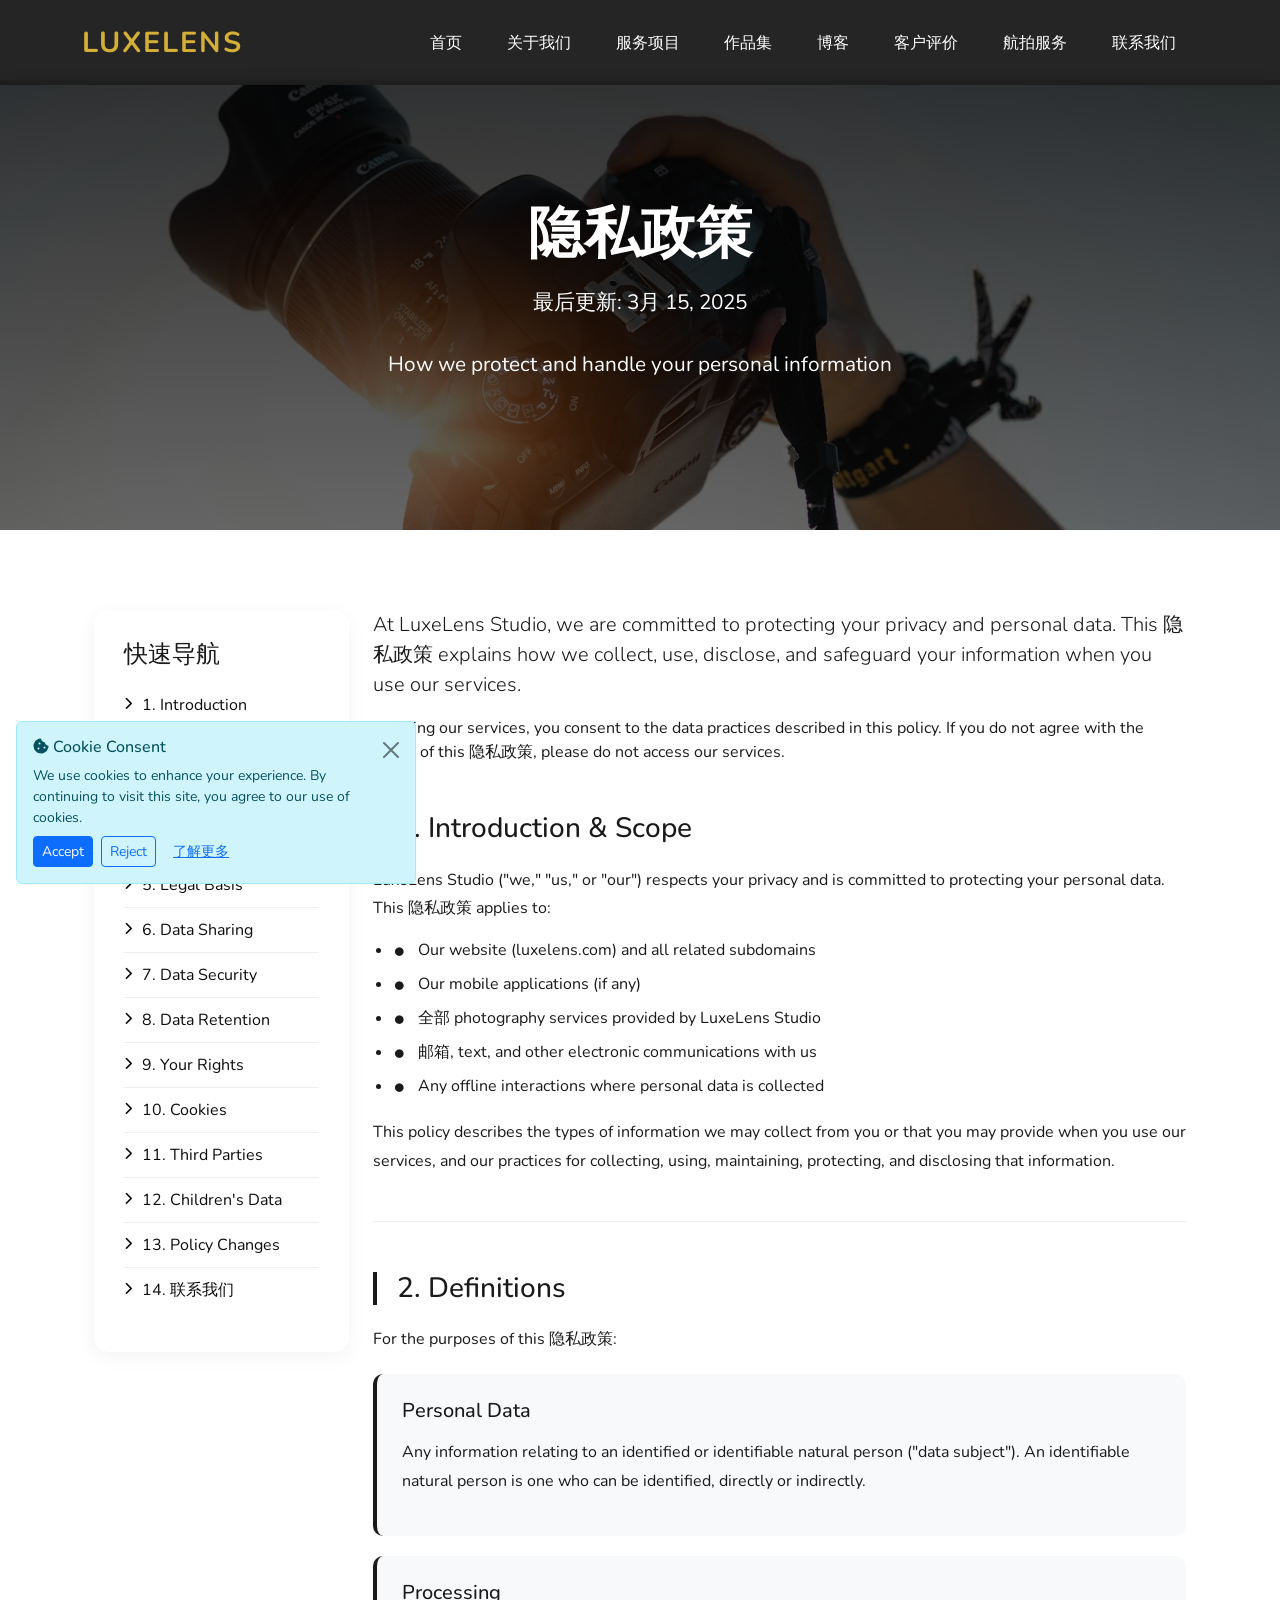
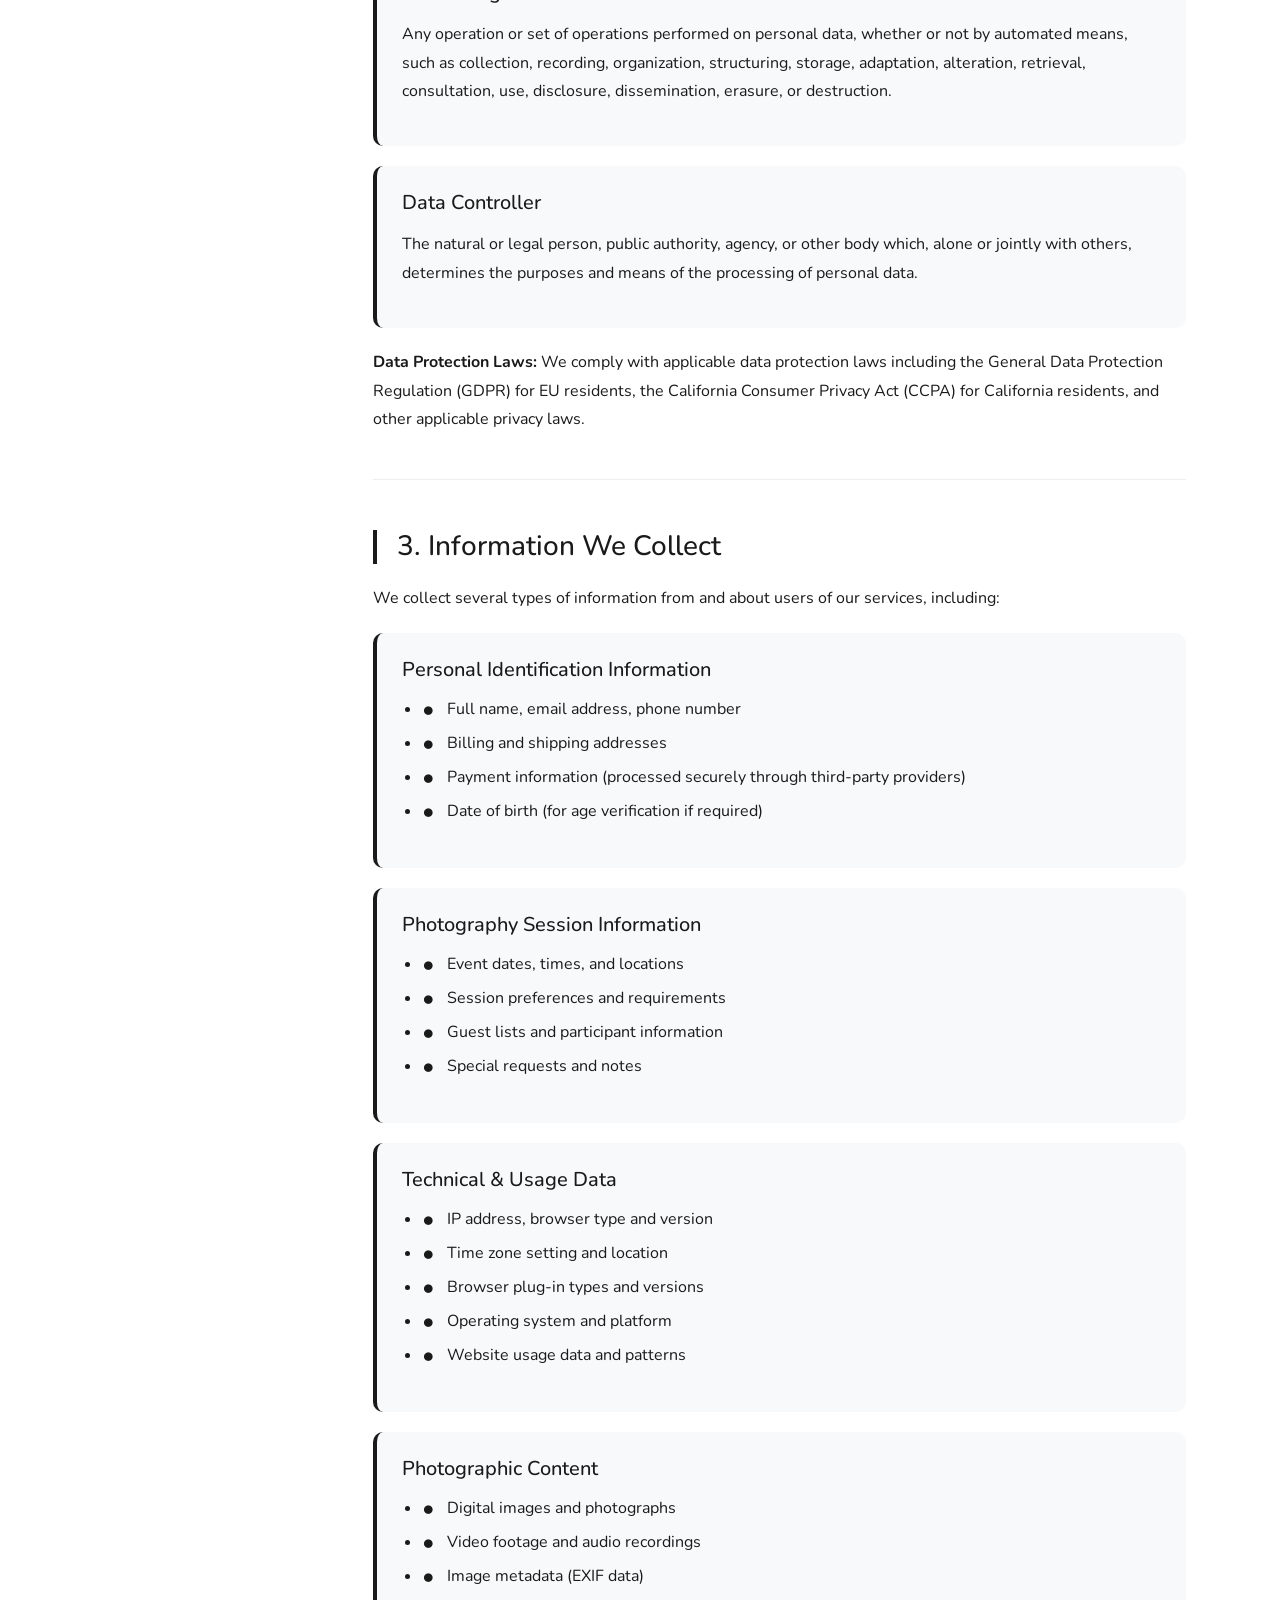
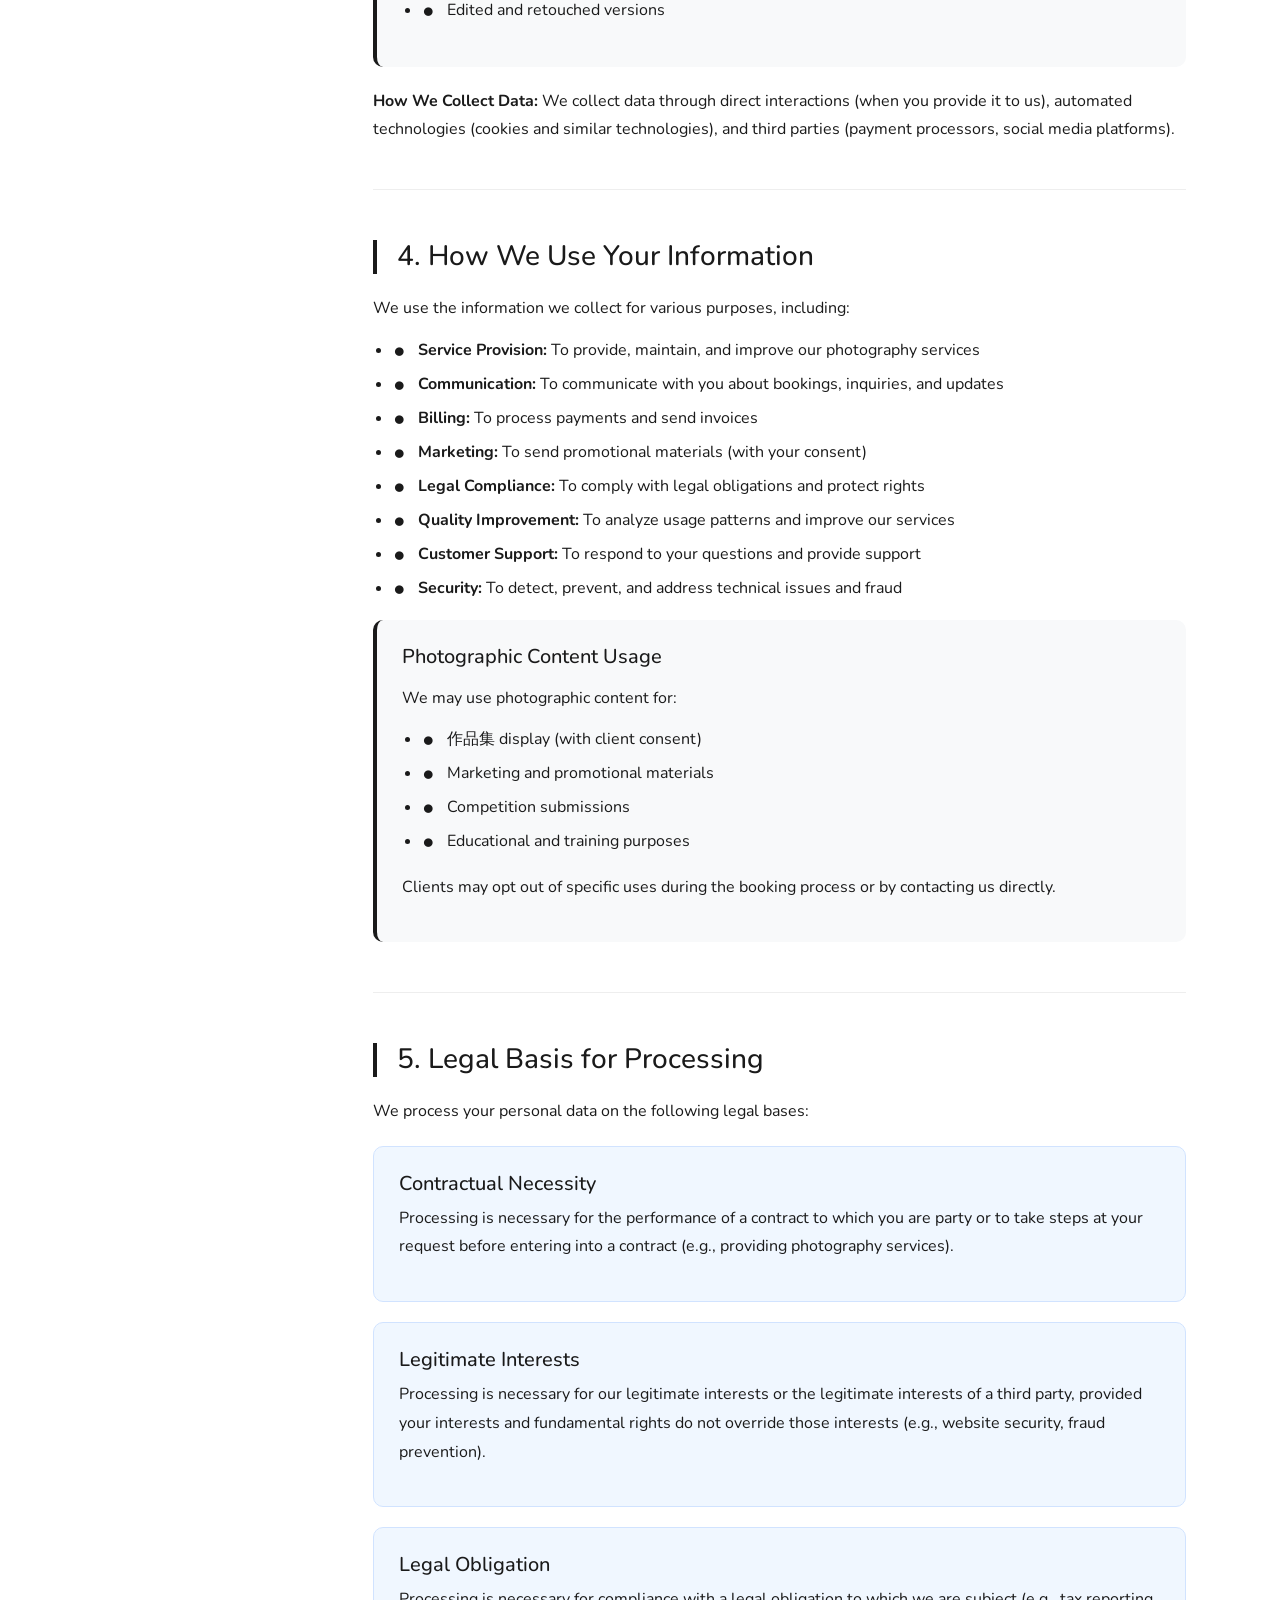
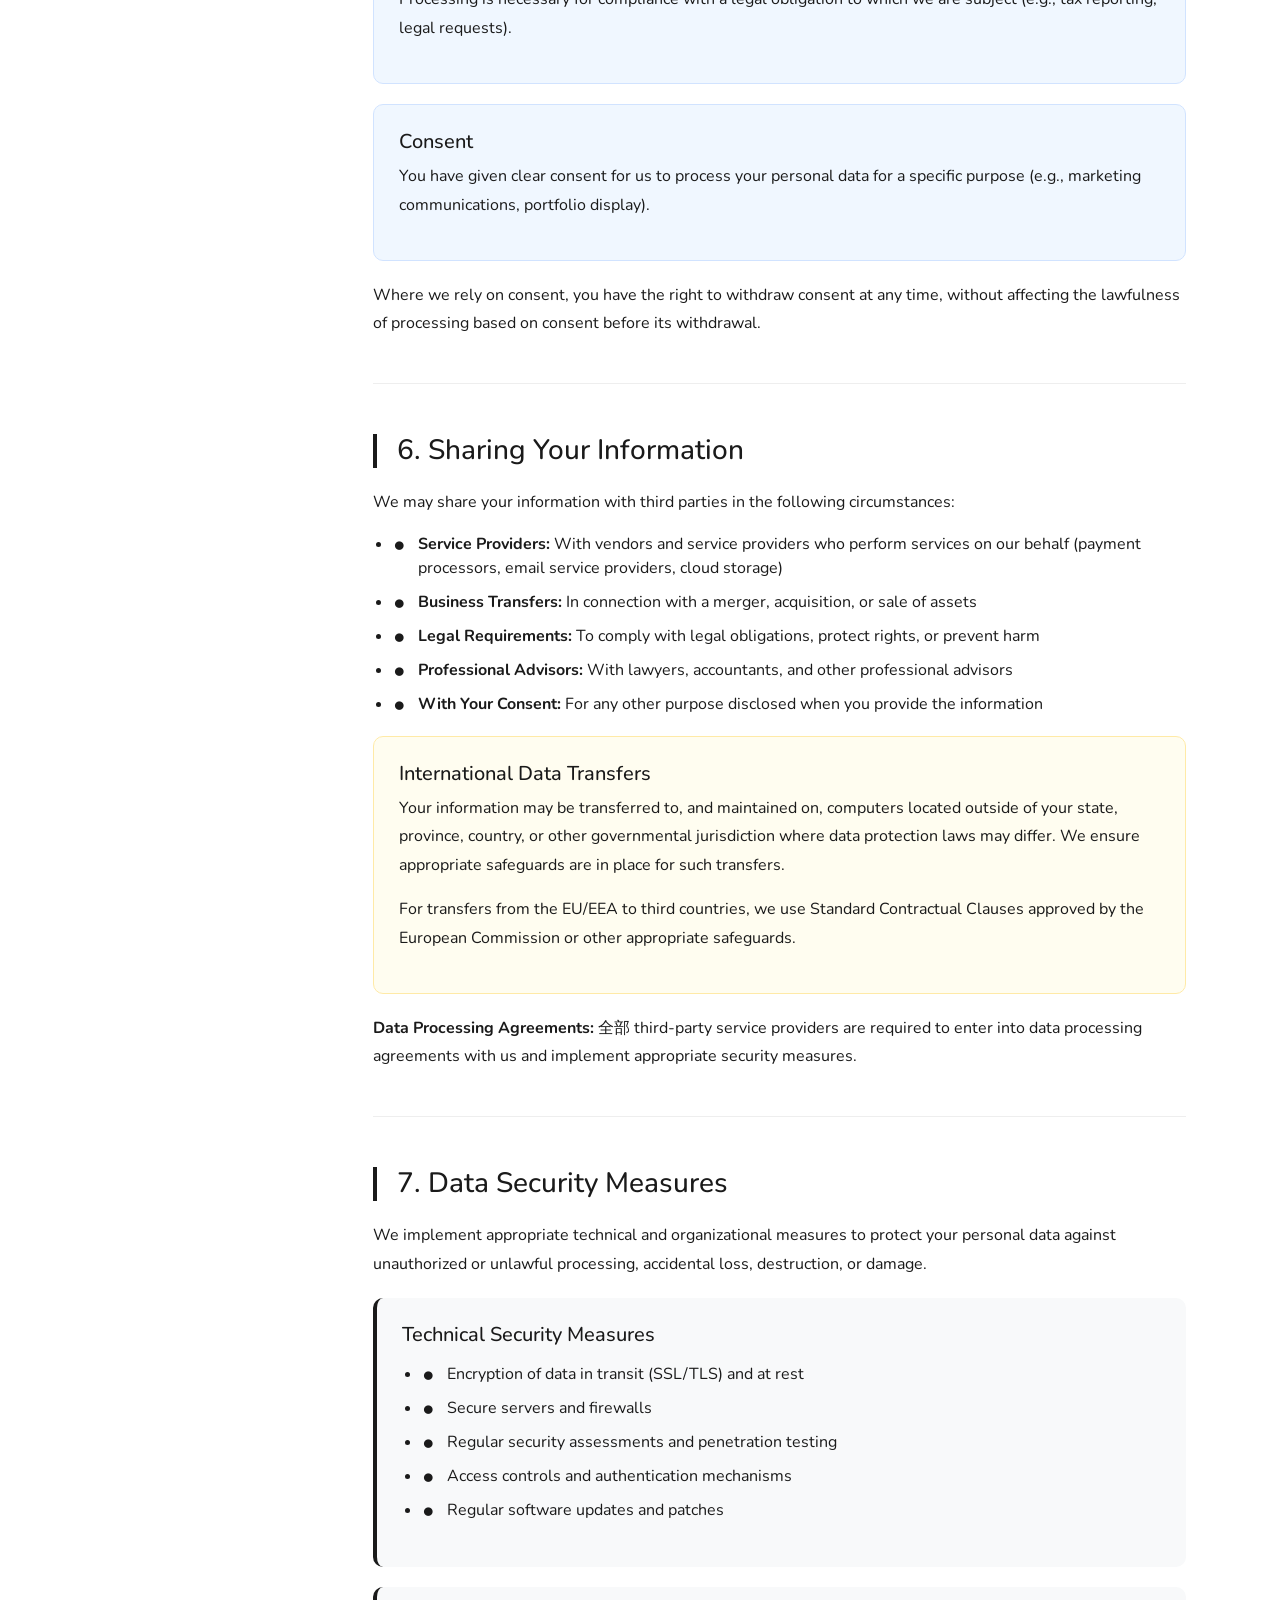
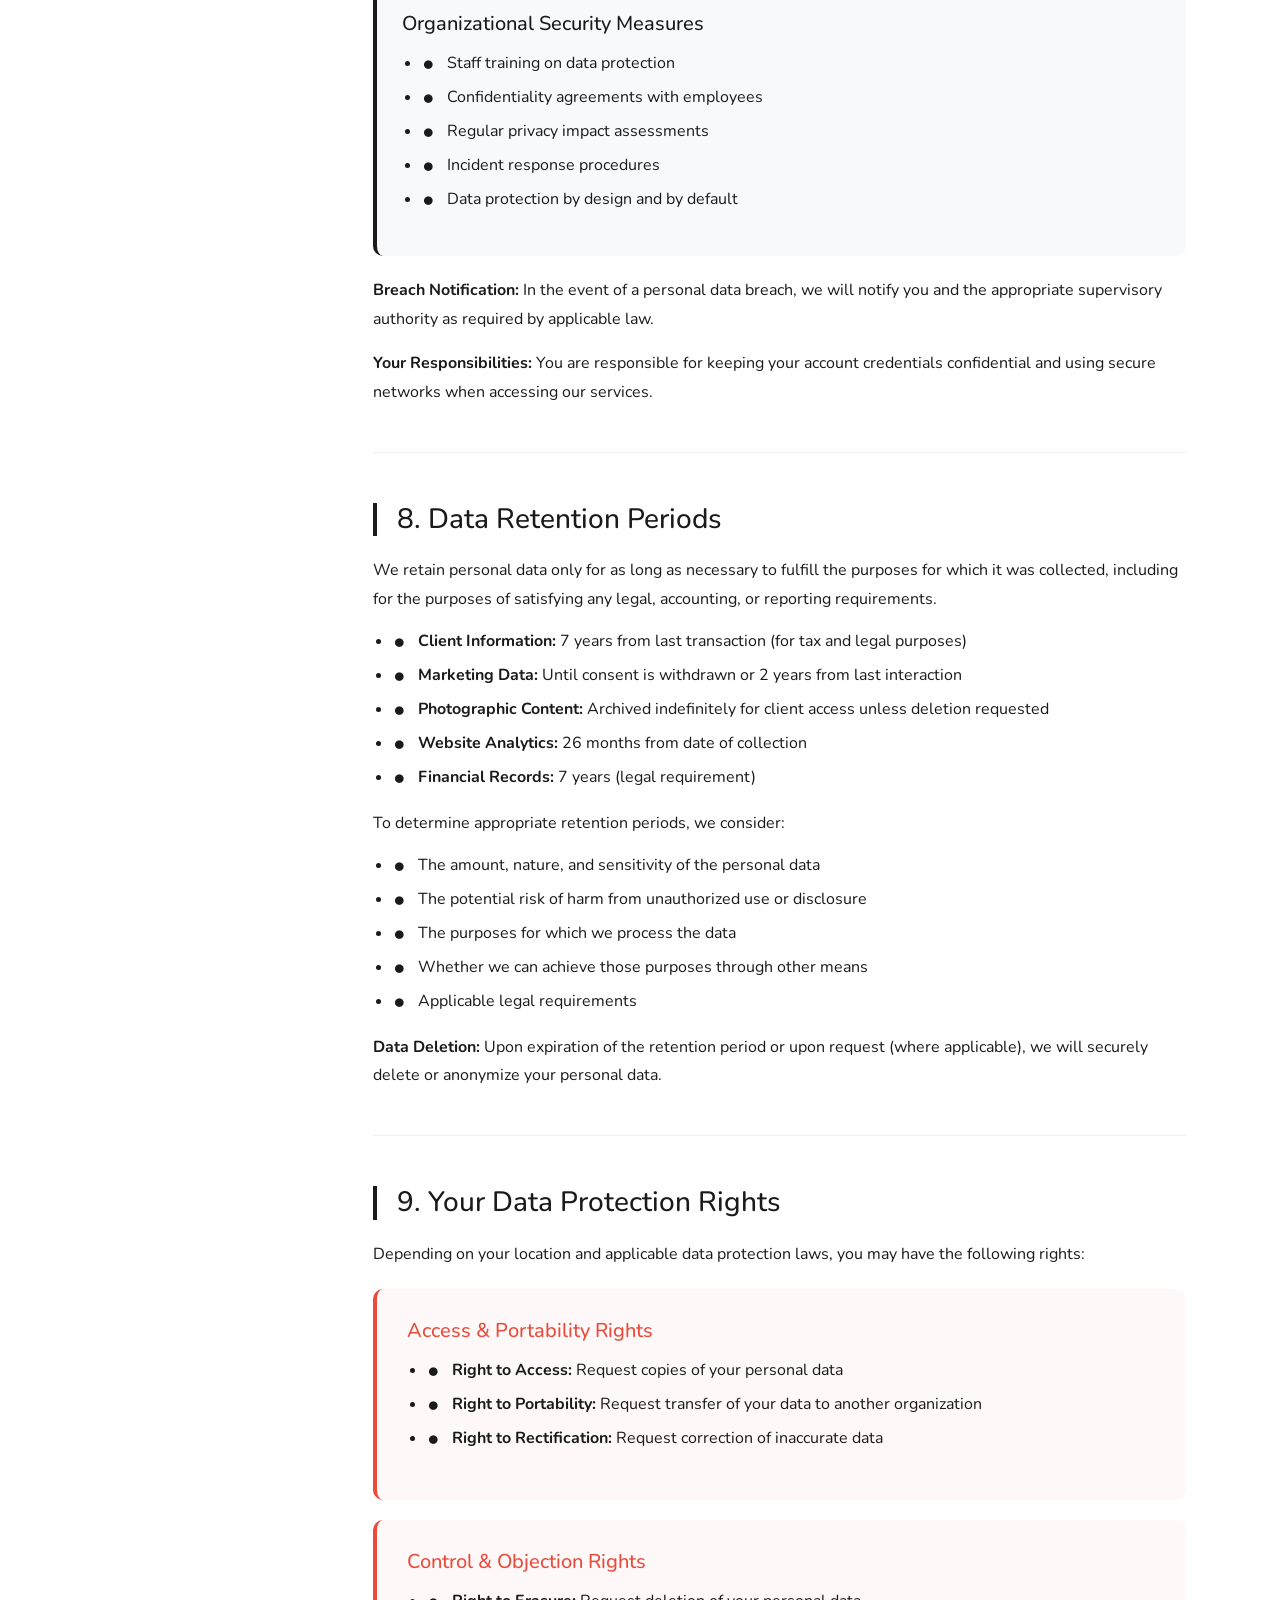
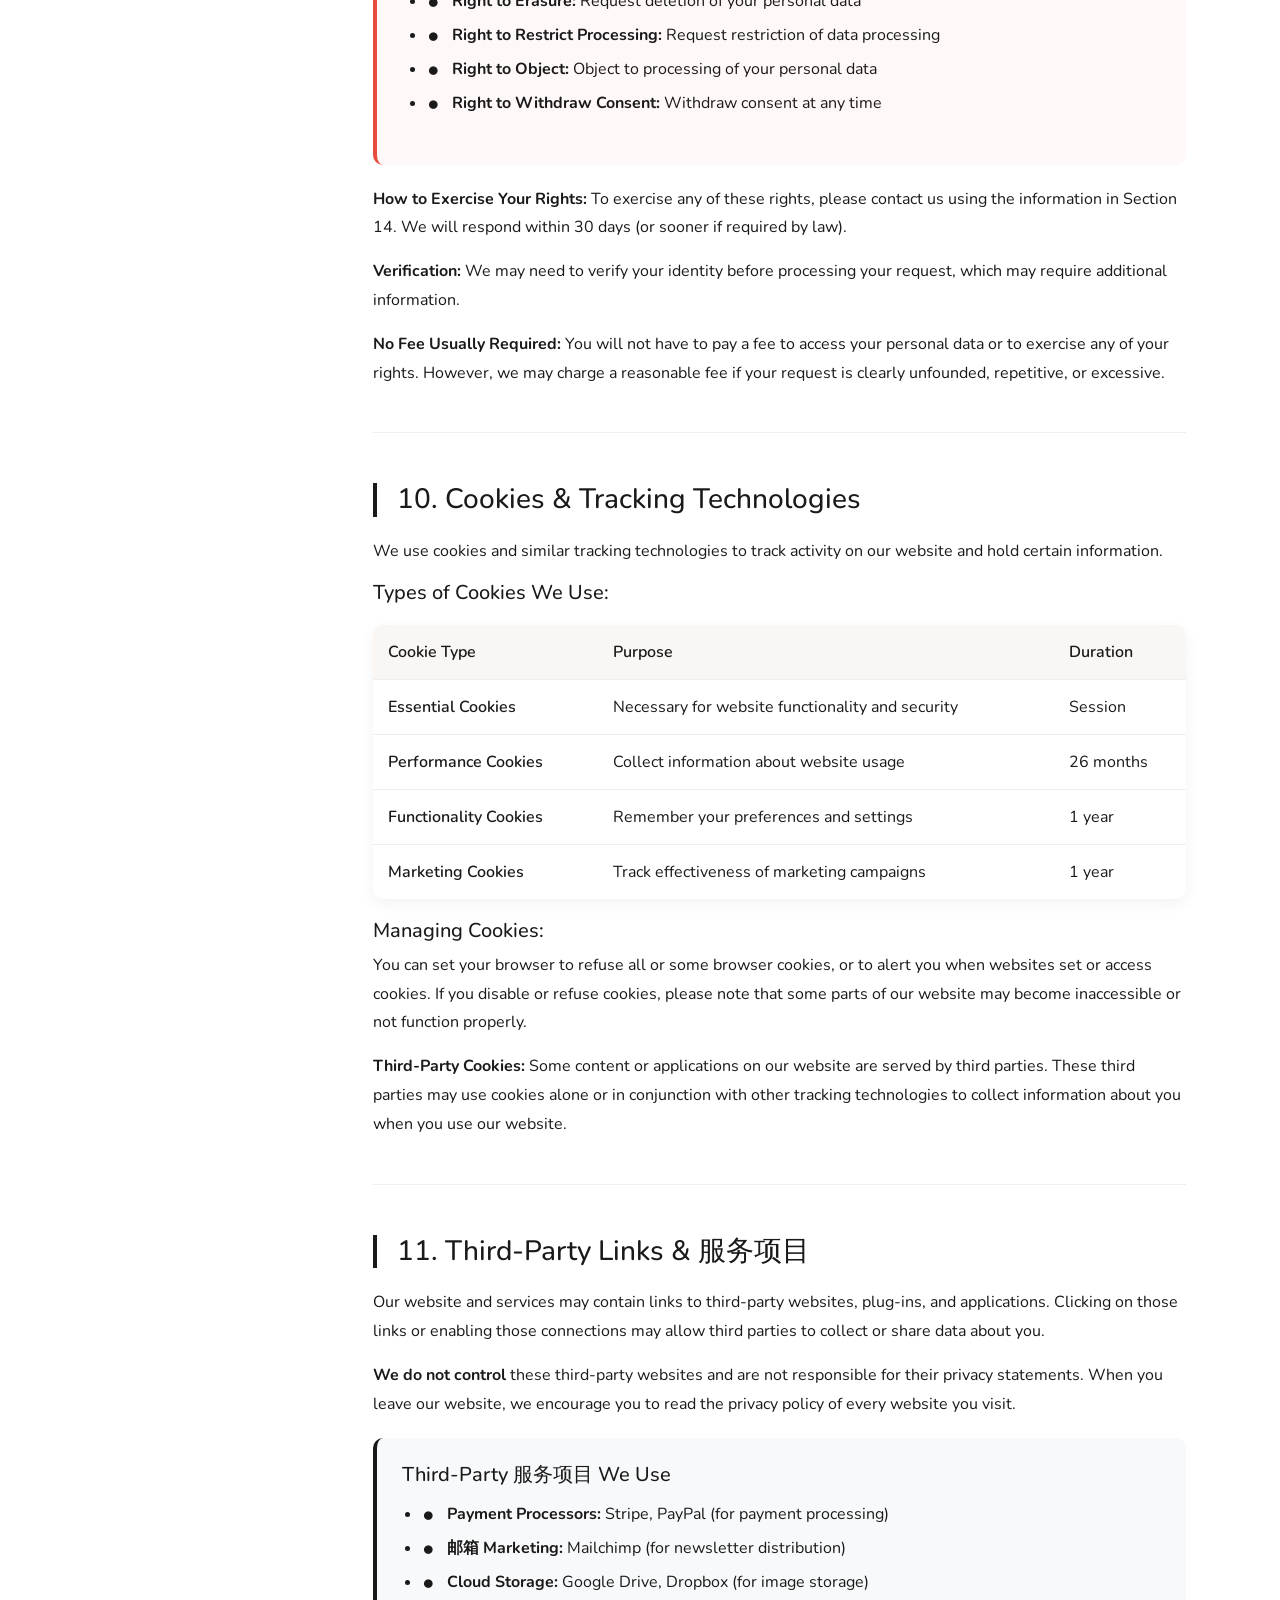
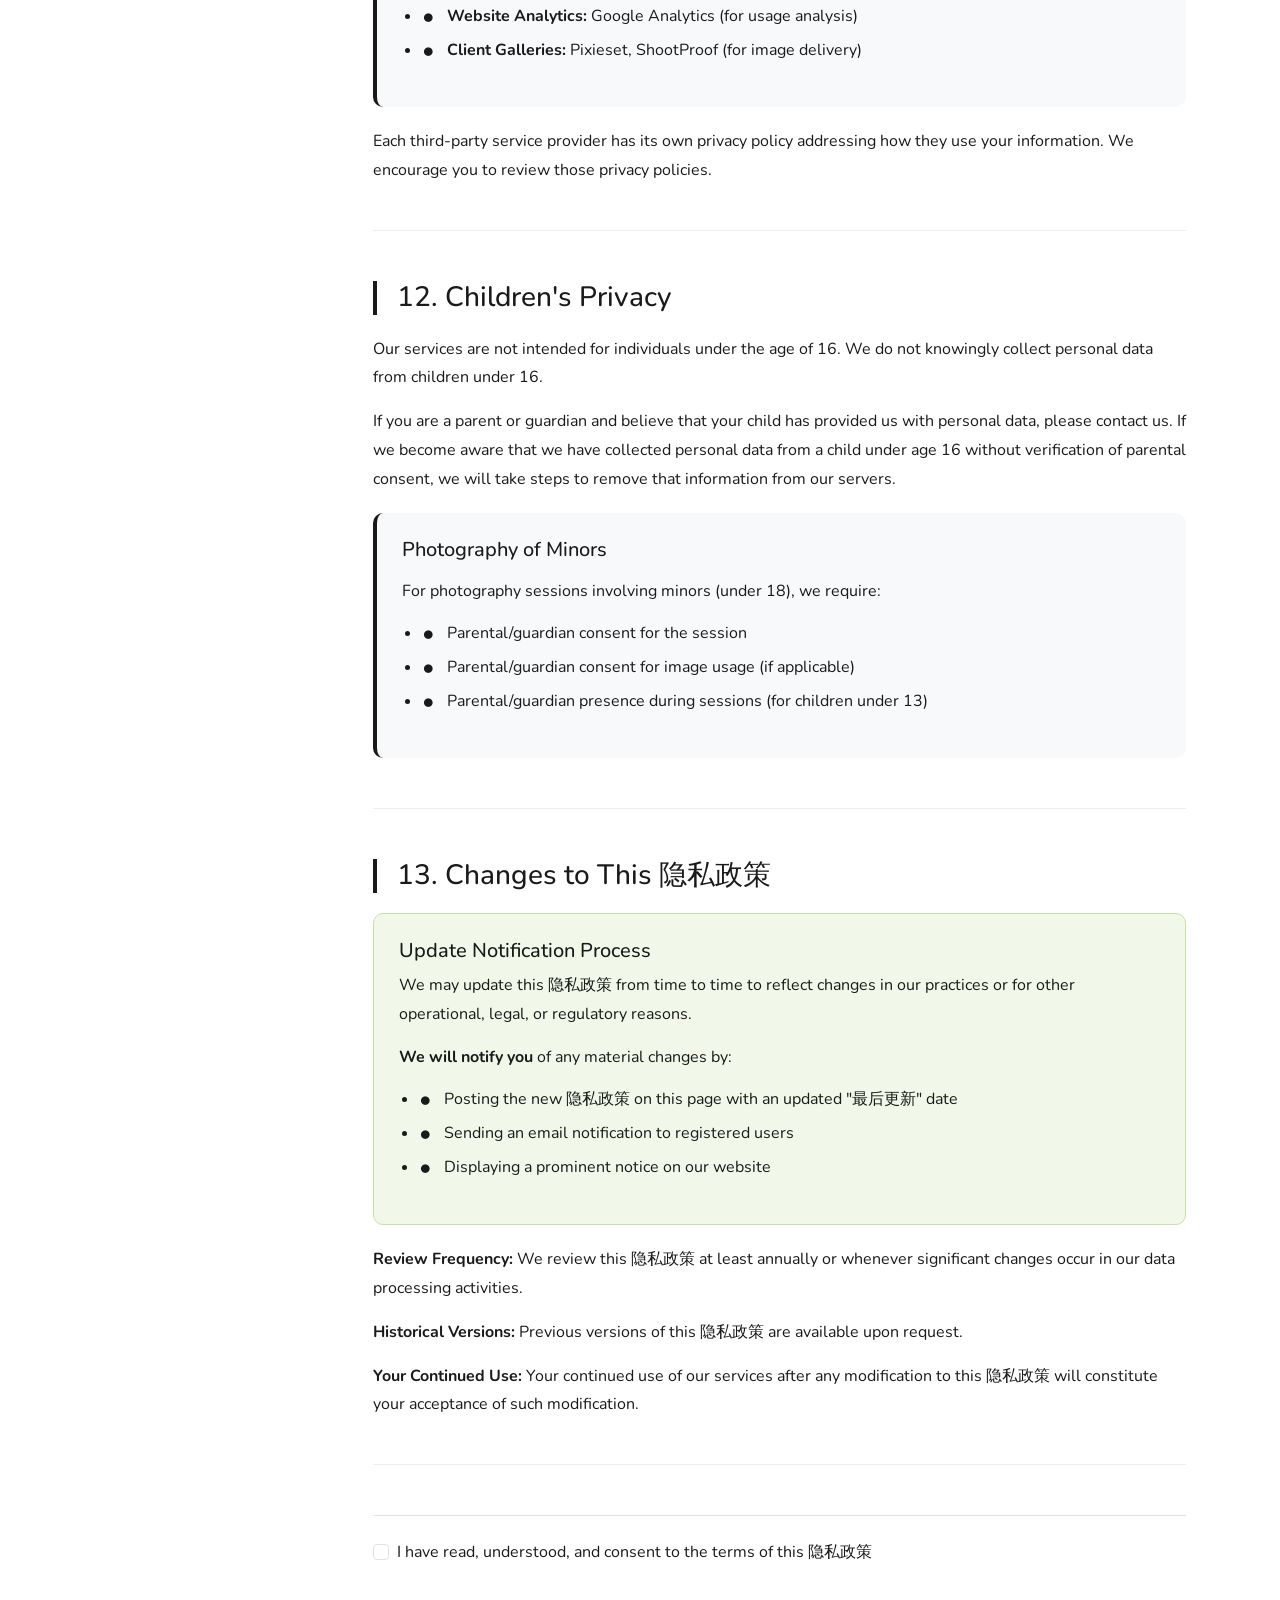
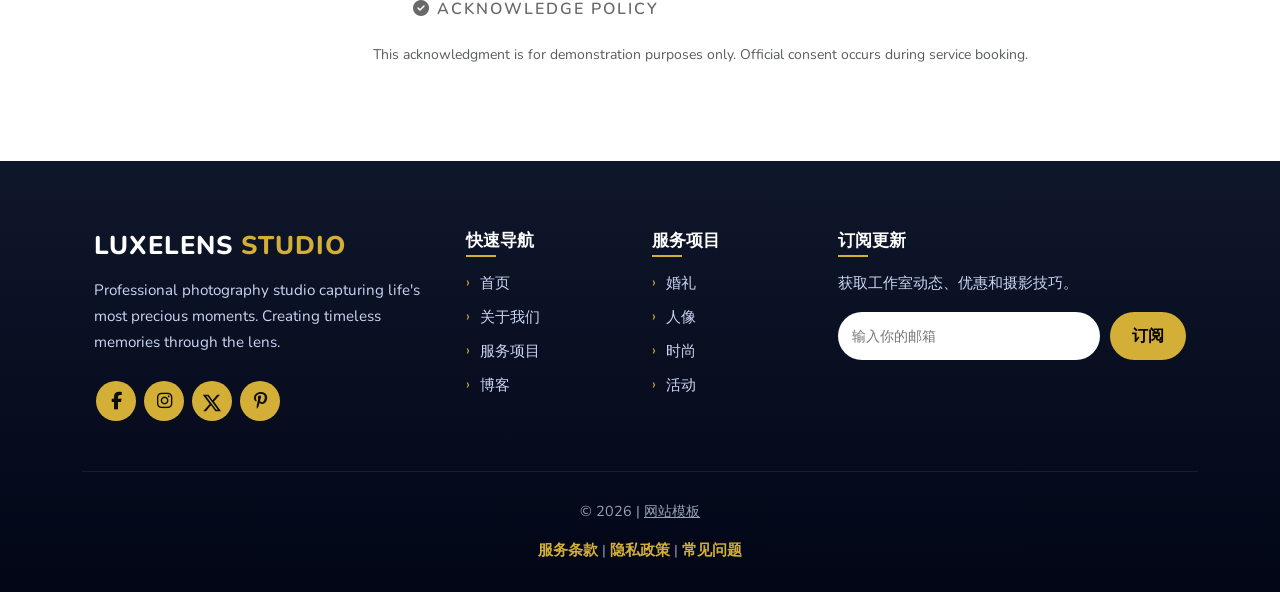
<file: privacy-policy.html>
<!DOCTYPE html>
<html lang="zh-CN">

<head>
    <meta charset="UTF-8">
    <meta name="viewport" content="width=device-width, initial-scale=1.0">
    <title>隐私政策 | LuxeLens Studio</title>
    <link rel="icon" href="assets/images/photo.png">
    <link href="assets/css/bootstrap.min.css" rel="stylesheet">
    <link href="https://cdn.bootcdn.net/ajax/libs/font-awesome/6.4.0/css/all.min.css" rel="stylesheet">
    <link href="assets/css/aos.css" rel="stylesheet">
    <link href="https://fonts.googleapis.com/css2?family=Nunito:wght@300;400;600;700;800&display=swap" rel="stylesheet">
    <link href="assets/css/style.css?v=20260923-article" rel="stylesheet">

</head>

<body>
    <!-- Navbar -->
    <nav class="navbar navbar-expand-lg navbar-dark fixed-top">
        <div class="container">
            <a class="navbar-brand" href="index.html">LUXELENS</a>
            <button class="navbar-toggler" type="button" data-bs-toggle="collapse" data-bs-target="#navbarNav">
                <span class="navbar-toggler-icon"></span>
            </button>
            <div class="collapse navbar-collapse" id="navbarNav">
                <ul class="navbar-nav ms-auto">
                    <li class="nav-item"><a class="nav-link" href="index.html">首页</a></li>
                    <li class="nav-item"><a class="nav-link" href="index.html#about">关于我们</a></li>
                    <li class="nav-item"><a class="nav-link" href="index.html#services">服务项目</a></li>
                    <li class="nav-item"><a class="nav-link" href="index.html#portfolio">作品集</a></li>
                    <li class="nav-item"><a class="nav-link" href="blog.html">博客</a></li>
                    <li class="nav-item"><a class="nav-link" href="index.html#testimonials">客户评价</a></li>
                    <li class="nav-item"><a class="nav-link" href="drone-service.html">航拍服务</a></li>
                    <li class="nav-item"><a class="nav-link" href="index.html#contact">联系我们</a></li>
                </ul>
            </div>
        </div>
    </nav>

    <!-- Privacy Hero Section -->
    <section class="hero-privacy">
        <div class="hero-wedding-content">
            <div class="container">
                <h1 data-aos="fade-up">隐私政策</h1>
                <p data-aos="fade-up" data-aos-delay="200">最后更新: 3月 15, 2025</p>
                <p data-aos="fade-up" data-aos-delay="300">How we protect and handle your personal information</p>
            </div>
        </div>
    </section>

    <!-- Privacy Content -->
    <section class="privacy-content">
        <div class="container">
            <div class="row">
                <!-- Navigation Sidebar -->
                <div class="col-lg-3" data-aos="fade-right">
                    <div class="privacy-navigation">
                        <h4 class="mb-4">快速导航</h4>
                        <ul class="privacy-nav-list">
                            <li><a href="#introduction"><i class="fas fa-chevron-right"></i> 1. Introduction</a></li>
                            <li><a href="#definitions"><i class="fas fa-chevron-right"></i> 2. Definitions</a></li>
                            <li><a href="#collection"><i class="fas fa-chevron-right"></i> 3. Data Collection</a></li>
                            <li><a href="#usage"><i class="fas fa-chevron-right"></i> 4. Data Usage</a></li>
                            <li><a href="#legal-basis"><i class="fas fa-chevron-right"></i> 5. Legal Basis</a></li>
                            <li><a href="#sharing"><i class="fas fa-chevron-right"></i> 6. Data Sharing</a></li>
                            <li><a href="#security"><i class="fas fa-chevron-right"></i> 7. Data Security</a></li>
                            <li><a href="#retention"><i class="fas fa-chevron-right"></i> 8. Data Retention</a></li>
                            <li><a href="#your-rights"><i class="fas fa-chevron-right"></i> 9. Your Rights</a></li>
                            <li><a href="#cookies"><i class="fas fa-chevron-right"></i> 10. Cookies</a></li>
                            <li><a href="#third-party"><i class="fas fa-chevron-right"></i> 11. Third Parties</a></li>
                            <li><a href="#children"><i class="fas fa-chevron-right"></i> 12. Children's Data</a></li>
                            <li><a href="#changes"><i class="fas fa-chevron-right"></i> 13. Policy Changes</a></li>
                            <li><a href="#contact"><i class="fas fa-chevron-right"></i> 14. 联系我们</a></li>
                        </ul>
                    </div>
                </div>

                <!-- Main Privacy Content -->
                <div class="col-lg-9" data-aos="fade-left" data-aos-delay="200">
                    <div class="privacy-intro mb-5">
                        <p class="lead">At LuxeLens Studio, we are committed to protecting your privacy and personal
                            data. This 隐私政策 explains how we collect, use, disclose, and safeguard your
                            information when you use our services.</p>
                        <p>By using our services, you consent to the data practices described in this policy. If you do
                            not agree with the terms of this 隐私政策, please do not access our services.</p>
                    </div>

                    <!-- Section 1: Introduction -->
                    <div id="introduction" class="privacy-section">
                        <h3>1. Introduction & Scope</h3>
                        <p>LuxeLens Studio ("we," "us," or "our") respects your privacy and is committed to protecting
                            your personal data. This 隐私政策 applies to:</p>

                        <ul class="privacy-list">
                            <li>Our website (luxelens.com) and all related subdomains</li>
                            <li>Our mobile applications (if any)</li>
                            <li>全部 photography services provided by LuxeLens Studio</li>
                            <li>邮箱, text, and other electronic communications with us</li>
                            <li>Any offline interactions where personal data is collected</li>
                        </ul>

                        <p>This policy describes the types of information we may collect from you or that you may
                            provide when you use our services, and our practices for collecting, using, maintaining,
                            protecting, and disclosing that information.</p>
                    </div>

                    <!-- Section 2: Definitions -->
                    <div id="definitions" class="privacy-section">
                        <h3>2. Definitions</h3>
                        <p>For the purposes of this 隐私政策:</p>

                        <div class="data-category">
                            <h5>Personal Data</h5>
                            <p>Any information relating to an identified or identifiable natural person ("data
                                subject"). An identifiable natural person is one who can be identified, directly or
                                indirectly.</p>
                        </div>

                        <div class="data-category">
                            <h5>Processing</h5>
                            <p>Any operation or set of operations performed on personal data, whether or not by
                                automated means, such as collection, recording, organization, structuring, storage,
                                adaptation, alteration, retrieval, consultation, use, disclosure, dissemination,
                                erasure, or destruction.</p>
                        </div>

                        <div class="data-category">
                            <h5>Data Controller</h5>
                            <p>The natural or legal person, public authority, agency, or other body which, alone or
                                jointly with others, determines the purposes and means of the processing of personal
                                data.</p>
                        </div>

                        <p><strong>Data Protection Laws:</strong> We comply with applicable data protection laws
                            including the General Data Protection Regulation (GDPR) for EU residents, the California
                            Consumer Privacy Act (CCPA) for California residents, and other applicable privacy laws.</p>
                    </div>

                    <!-- Section 3: Data Collection -->
                    <div id="collection" class="privacy-section">
                        <h3>3. Information We Collect</h3>
                        <p>We collect several types of information from and about users of our services, including:</p>

                        <div class="data-category">
                            <h5>Personal Identification Information</h5>
                            <ul class="privacy-list">
                                <li>Full name, email address, phone number</li>
                                <li>Billing and shipping addresses</li>
                                <li>Payment information (processed securely through third-party providers)</li>
                                <li>Date of birth (for age verification if required)</li>
                            </ul>
                        </div>

                        <div class="data-category">
                            <h5>Photography Session Information</h5>
                            <ul class="privacy-list">
                                <li>Event dates, times, and locations</li>
                                <li>Session preferences and requirements</li>
                                <li>Guest lists and participant information</li>
                                <li>Special requests and notes</li>
                            </ul>
                        </div>

                        <div class="data-category">
                            <h5>Technical & Usage Data</h5>
                            <ul class="privacy-list">
                                <li>IP address, browser type and version</li>
                                <li>Time zone setting and location</li>
                                <li>Browser plug-in types and versions</li>
                                <li>Operating system and platform</li>
                                <li>Website usage data and patterns</li>
                            </ul>
                        </div>

                        <div class="data-category">
                            <h5>Photographic Content</h5>
                            <ul class="privacy-list">
                                <li>Digital images and photographs</li>
                                <li>Video footage and audio recordings</li>
                                <li>Image metadata (EXIF data)</li>
                                <li>Edited and retouched versions</li>
                            </ul>
                        </div>

                        <p><strong>How We Collect Data:</strong> We collect data through direct interactions (when you
                            provide it to us), automated technologies (cookies and similar technologies), and third
                            parties (payment processors, social media platforms).</p>
                    </div>

                    <!-- Section 4: Data Usage -->
                    <div id="usage" class="privacy-section">
                        <h3>4. How We Use Your Information</h3>
                        <p>We use the information we collect for various purposes, including:</p>

                        <ul class="privacy-list">
                            <li><strong>Service Provision:</strong> To provide, maintain, and improve our photography
                                services</li>
                            <li><strong>Communication:</strong> To communicate with you about bookings, inquiries, and
                                updates</li>
                            <li><strong>Billing:</strong> To process payments and send invoices</li>
                            <li><strong>Marketing:</strong> To send promotional materials (with your consent)</li>
                            <li><strong>Legal Compliance:</strong> To comply with legal obligations and protect rights
                            </li>
                            <li><strong>Quality Improvement:</strong> To analyze usage patterns and improve our services
                            </li>
                            <li><strong>Customer Support:</strong> To respond to your questions and provide support</li>
                            <li><strong>Security:</strong> To detect, prevent, and address technical issues and fraud
                            </li>
                        </ul>

                        <div class="data-category">
                            <h5>Photographic Content Usage</h5>
                            <p>We may use photographic content for:</p>
                            <ul class="privacy-list">
                                <li>作品集 display (with client consent)</li>
                                <li>Marketing and promotional materials</li>
                                <li>Competition submissions</li>
                                <li>Educational and training purposes</li>
                            </ul>
                            <p>Clients may opt out of specific uses during the booking process or by contacting us
                                directly.</p>
                        </div>
                    </div>

                    <!-- Section 5: Legal Basis -->
                    <div id="legal-basis" class="privacy-section">
                        <h3>5. Legal Basis for Processing</h3>
                        <p>We process your personal data on the following legal bases:</p>

                        <div class="legal-basis">
                            <h5>Contractual Necessity</h5>
                            <p>Processing is necessary for the performance of a contract to which you are party or to
                                take steps at your request before entering into a contract (e.g., providing photography
                                services).</p>
                        </div>

                        <div class="legal-basis">
                            <h5>Legitimate Interests</h5>
                            <p>Processing is necessary for our legitimate interests or the legitimate interests of a
                                third party, provided your interests and fundamental rights do not override those
                                interests (e.g., website security, fraud prevention).</p>
                        </div>

                        <div class="legal-basis">
                            <h5>Legal Obligation</h5>
                            <p>Processing is necessary for compliance with a legal obligation to which we are subject
                                (e.g., tax reporting, legal requests).</p>
                        </div>

                        <div class="legal-basis">
                            <h5>Consent</h5>
                            <p>You have given clear consent for us to process your personal data for a specific purpose
                                (e.g., marketing communications, portfolio display).</p>
                        </div>

                        <p>Where we rely on consent, you have the right to withdraw consent at any time, without
                            affecting the lawfulness of processing based on consent before its withdrawal.</p>
                    </div>

                    <!-- Section 6: Data Sharing -->
                    <div id="sharing" class="privacy-section">
                        <h3>6. Sharing Your Information</h3>
                        <p>We may share your information with third parties in the following circumstances:</p>

                        <ul class="privacy-list">
                            <li><strong>Service Providers:</strong> With vendors and service providers who perform
                                services on our behalf (payment processors, email service providers, cloud storage)</li>
                            <li><strong>Business Transfers:</strong> In connection with a merger, acquisition, or sale
                                of assets</li>
                            <li><strong>Legal Requirements:</strong> To comply with legal obligations, protect rights,
                                or prevent harm</li>
                            <li><strong>Professional Advisors:</strong> With lawyers, accountants, and other
                                professional advisors</li>
                            <li><strong>With Your Consent:</strong> For any other purpose disclosed when you provide the
                                information</li>
                        </ul>

                        <div class="data-transfer">
                            <h5>International Data Transfers</h5>
                            <p>Your information may be transferred to, and maintained on, computers located outside of
                                your state, province, country, or other governmental jurisdiction where data protection
                                laws may differ. We ensure appropriate safeguards are in place for such transfers.</p>
                            <p>For transfers from the EU/EEA to third countries, we use Standard Contractual Clauses
                                approved by the European Commission or other appropriate safeguards.</p>
                        </div>

                        <p><strong>Data Processing Agreements:</strong> 全部 third-party service providers are required
                            to enter into data processing agreements with us and implement appropriate security
                            measures.</p>
                    </div>

                    <!-- Section 7: Data Security -->
                    <div id="security" class="privacy-section">
                        <h3>7. Data Security Measures</h3>
                        <p>We implement appropriate technical and organizational measures to protect your personal data
                            against unauthorized or unlawful processing, accidental loss, destruction, or damage.</p>

                        <div class="data-category">
                            <h5>Technical Security Measures</h5>
                            <ul class="privacy-list">
                                <li>Encryption of data in transit (SSL/TLS) and at rest</li>
                                <li>Secure servers and firewalls</li>
                                <li>Regular security assessments and penetration testing</li>
                                <li>Access controls and authentication mechanisms</li>
                                <li>Regular software updates and patches</li>
                            </ul>
                        </div>

                        <div class="data-category">
                            <h5>Organizational Security Measures</h5>
                            <ul class="privacy-list">
                                <li>Staff training on data protection</li>
                                <li>Confidentiality agreements with employees</li>
                                <li>Regular privacy impact assessments</li>
                                <li>Incident response procedures</li>
                                <li>Data protection by design and by default</li>
                            </ul>
                        </div>

                        <p><strong>Breach Notification:</strong> In the event of a personal data breach, we will notify
                            you and the appropriate supervisory authority as required by applicable law.</p>
                        <p><strong>Your Responsibilities:</strong> You are responsible for keeping your account
                            credentials confidential and using secure networks when accessing our services.</p>
                    </div>

                    <!-- Section 8: Data Retention -->
                    <div id="retention" class="privacy-section">
                        <h3>8. Data Retention Periods</h3>
                        <p>We retain personal data only for as long as necessary to fulfill the purposes for which it
                            was collected, including for the purposes of satisfying any legal, accounting, or reporting
                            requirements.</p>

                        <ul class="privacy-list">
                            <li><strong>Client Information:</strong> 7 years from last transaction (for tax and legal
                                purposes)</li>
                            <li><strong>Marketing Data:</strong> Until consent is withdrawn or 2 years from last
                                interaction</li>
                            <li><strong>Photographic Content:</strong> Archived indefinitely for client access unless
                                deletion requested</li>
                            <li><strong>Website Analytics:</strong> 26 months from date of collection</li>
                            <li><strong>Financial Records:</strong> 7 years (legal requirement)</li>
                        </ul>

                        <p>To determine appropriate retention periods, we consider:</p>
                        <ul class="privacy-list">
                            <li>The amount, nature, and sensitivity of the personal data</li>
                            <li>The potential risk of harm from unauthorized use or disclosure</li>
                            <li>The purposes for which we process the data</li>
                            <li>Whether we can achieve those purposes through other means</li>
                            <li>Applicable legal requirements</li>
                        </ul>

                        <p><strong>Data Deletion:</strong> Upon expiration of the retention period or upon request
                            (where applicable), we will securely delete or anonymize your personal data.</p>
                    </div>

                    <!-- Section 9: Your Rights -->
                    <div id="your-rights" class="privacy-section">
                        <h3>9. Your Data Protection Rights</h3>
                        <p>Depending on your location and applicable data protection laws, you may have the following
                            rights:</p>

                        <div class="rights-section">
                            <h5>Access & Portability Rights</h5>
                            <ul class="privacy-list">
                                <li><strong>Right to Access:</strong> Request copies of your personal data</li>
                                <li><strong>Right to Portability:</strong> Request transfer of your data to another
                                    organization</li>
                                <li><strong>Right to Rectification:</strong> Request correction of inaccurate data</li>
                            </ul>
                        </div>

                        <div class="rights-section">
                            <h5>Control & Objection Rights</h5>
                            <ul class="privacy-list">
                                <li><strong>Right to Erasure:</strong> Request deletion of your personal data</li>
                                <li><strong>Right to Restrict Processing:</strong> Request restriction of data
                                    processing</li>
                                <li><strong>Right to Object:</strong> Object to processing of your personal data</li>
                                <li><strong>Right to Withdraw Consent:</strong> Withdraw consent at any time</li>
                            </ul>
                        </div>

                        <p><strong>How to Exercise Your Rights:</strong> To exercise any of these rights, please contact
                            us using the information in Section 14. We will respond within 30 days (or sooner if
                            required by law).</p>
                        <p><strong>Verification:</strong> We may need to verify your identity before processing your
                            request, which may require additional information.</p>
                        <p><strong>No Fee Usually Required:</strong> You will not have to pay a fee to access your
                            personal data or to exercise any of your rights. However, we may charge a reasonable fee if
                            your request is clearly unfounded, repetitive, or excessive.</p>
                    </div>

                    <!-- Section 10: Cookies -->
                    <div id="cookies" class="privacy-section">
                        <h3>10. Cookies & Tracking Technologies</h3>
                        <p>We use cookies and similar tracking technologies to track activity on our website and hold
                            certain information.</p>

                        <h5>Types of Cookies We Use:</h5>
                        <table class="cookie-table">
                            <thead>
                                <tr>
                                    <th>Cookie Type</th>
                                    <th>Purpose</th>
                                    <th>Duration</th>
                                </tr>
                            </thead>
                            <tbody>
                                <tr>
                                    <td>Essential Cookies</td>
                                    <td>Necessary for website functionality and security</td>
                                    <td>Session</td>
                                </tr>
                                <tr>
                                    <td>Performance Cookies</td>
                                    <td>Collect information about website usage</td>
                                    <td>26 months</td>
                                </tr>
                                <tr>
                                    <td>Functionality Cookies</td>
                                    <td>Remember your preferences and settings</td>
                                    <td>1 year</td>
                                </tr>
                                <tr>
                                    <td>Marketing Cookies</td>
                                    <td>Track effectiveness of marketing campaigns</td>
                                    <td>1 year</td>
                                </tr>
                            </tbody>
                        </table>

                        <h5>Managing Cookies:</h5>
                        <p>You can set your browser to refuse all or some browser cookies, or to alert you when websites
                            set or access cookies. If you disable or refuse cookies, please note that some parts of our
                            website may become inaccessible or not function properly.</p>

                        <p><strong>Third-Party Cookies:</strong> Some content or applications on our website are served
                            by third parties. These third parties may use cookies alone or in conjunction with other
                            tracking technologies to collect information about you when you use our website.</p>
                    </div>

                    <!-- Section 11: Third Parties -->
                    <div id="third-party" class="privacy-section">
                        <h3>11. Third-Party Links & 服务项目</h3>
                        <p>Our website and services may contain links to third-party websites, plug-ins, and
                            applications. Clicking on those links or enabling those connections may allow third parties
                            to collect or share data about you.</p>

                        <p><strong>We do not control</strong> these third-party websites and are not responsible for
                            their privacy statements. When you leave our website, we encourage you to read the privacy
                            policy of every website you visit.</p>

                        <div class="data-category">
                            <h5>Third-Party 服务项目 We Use</h5>
                            <ul class="privacy-list">
                                <li><strong>Payment Processors:</strong> Stripe, PayPal (for payment processing)</li>
                                <li><strong>邮箱 Marketing:</strong> Mailchimp (for newsletter distribution)</li>
                                <li><strong>Cloud Storage:</strong> Google Drive, Dropbox (for image storage)</li>
                                <li><strong>Website Analytics:</strong> Google Analytics (for usage analysis)</li>
                                <li><strong>Client Galleries:</strong> Pixieset, ShootProof (for image delivery)</li>
                            </ul>
                        </div>

                        <p>Each third-party service provider has its own privacy policy addressing how they use your
                            information. We encourage you to review those privacy policies.</p>
                    </div>

                    <!-- Section 12: Children's Data -->
                    <div id="children" class="privacy-section">
                        <h3>12. Children's Privacy</h3>
                        <p>Our services are not intended for individuals under the age of 16. We do not knowingly
                            collect personal data from children under 16.</p>

                        <p>If you are a parent or guardian and believe that your child has provided us with personal
                            data, please contact us. If we become aware that we have collected personal data from a
                            child under age 16 without verification of parental consent, we will take steps to remove
                            that information from our servers.</p>

                        <div class="data-category">
                            <h5>Photography of Minors</h5>
                            <p>For photography sessions involving minors (under 18), we require:</p>
                            <ul class="privacy-list">
                                <li>Parental/guardian consent for the session</li>
                                <li>Parental/guardian consent for image usage (if applicable)</li>
                                <li>Parental/guardian presence during sessions (for children under 13)</li>
                            </ul>
                        </div>
                    </div>

                    <!-- Section 13: Policy Changes -->
                    <div id="changes" class="privacy-section">
                        <h3>13. Changes to This 隐私政策</h3>

                        <div class="policy-updates">
                            <h5>Update Notification Process</h5>
                            <p>We may update this 隐私政策 from time to time to reflect changes in our practices
                                or for other operational, legal, or regulatory reasons.</p>
                            <p><strong>We will notify you</strong> of any material changes by:</p>
                            <ul class="privacy-list">
                                <li>Posting the new 隐私政策 on this page with an updated "最后更新" date</li>
                                <li>Sending an email notification to registered users</li>
                                <li>Displaying a prominent notice on our website</li>
                            </ul>
                        </div>

                        <p><strong>Review Frequency:</strong> We review this 隐私政策 at least annually or
                            whenever significant changes occur in our data processing activities.</p>
                        <p><strong>Historical Versions:</strong> Previous versions of this 隐私政策 are available
                            upon request.</p>
                        <p><strong>Your Continued Use:</strong> Your continued use of our services after any
                            modification to this 隐私政策 will constitute your acceptance of such modification.
                        </p>
                    </div>


                    <!-- Consent Section -->
                    <div class="mt-5 pt-4 border-top">
                        <div class="form-check">
                            <input class="form-check-input" type="checkbox" id="privacyConsent">
                            <label class="form-check-label" for="privacyConsent">
                                I have read, understood, and consent to the terms of this 隐私政策
                            </label>
                        </div>
                        <button class="btn btn-primary-custom mt-3" id="consentButton" disabled>
                            <i class="fas fa-check-circle"></i> Acknowledge Policy
                        </button>
                        <p class="small text-muted mt-2">This acknowledgment is for demonstration purposes only.
                            Official consent occurs during service booking.</p>
                    </div>
                </div>
            </div>
        </div>
    </section>

    <!-- Footer -->
    <footer class="footer">
        <div class="container">
            <div class="row gy-4">
                <div class="col-lg-4" data-aos="fade-up">
                    <h4 class="footer-logo mb-3">LUXELENS <span>STUDIO</span></h4>
                    <p class="footer-text">
                        Professional photography studio capturing life's most precious moments.
                        Creating timeless memories through the lens.
                    </p>
                    <div class="social-links mt-4">
                        <a href="#"><i class="fab fa-facebook-f"></i></a>
                        <a href="#"><i class="fab fa-instagram"></i></a>
                        <a href="#" aria-label="X (Twitter)">
                            <svg width="20" height="20" viewBox="0 0 24 24" fill="currentColor">
                                <path
                                    d="M18.244 2H21.552L14.291 10.29L22.824 22H16.112L10.822 14.622L4.758 22H1.448L9.206 13.243L1 2H7.888L12.662 8.735L18.244 2ZM17.096 20H18.93L6.892 4H4.928L17.096 20Z" />
                            </svg>
                        </a>
                        <a href="#"><i class="fab fa-pinterest-p"></i></a>
                    </div>
                </div>
                <div class="col-lg-2 col-md-6" data-aos="fade-up" data-aos-delay="100">
                    <h5 class="footer-title">快速导航</h5>
                    <ul class="footer-links">
                        <li><a href="index.html">首页</a></li>
                        <li><a href="about.html">关于我们</a></li>
                        <li><a href="index.html#services">服务项目</a></li>
                        <li><a href="blog.html">博客</a></li>
                    </ul>
                </div>
                <div class="col-lg-2 col-md-6" data-aos="fade-up" data-aos-delay="200">
                    <h5 class="footer-title">服务项目</h5>
                    <ul class="footer-links">
                        <li><a href="wedding-photography.html">婚礼</a></li>
                        <li><a href="portrait-photography.html">人像</a></li>
                        <li><a href="fashion-photography.html">时尚</a></li>
                        <li><a href="event-photogrphy.html">活动</a></li>
                    </ul>
                </div>
                <div class="col-lg-4" data-aos="fade-up" data-aos-delay="300">
                    <h5 class="footer-title">订阅更新</h5>
                    <p class="footer-text">获取工作室动态、优惠和摄影技巧。</p>
                    <div class="newsletter">
                        <input type="email" id="subscribe-email" required="" placeholder="输入你的邮箱">
                        <button id="subscribe">订阅</button>
                    </div>
                </div>
            </div>
            <div class="copyright">
                <p>© 2026 | <a target="_blank" href="https://www.mobanwang.com/" title="网站模板" style="color:#94a3b8;">网站模板</a></p>
                <div class="copyright-links">
                    <a href="terms-condition.html">服务条款</a>
                    <span class="divider">|</span>
                    <a href="privacy-policy.html">隐私政策</a>
                    <span class="divider">|</span>
                    <a href="FAQs.html">常见问题</a>
                </div>
            </div>
        </div>
    </footer>

    <!-- Back to Top Button -->
    <div class="back-to-top" id="backToTop">
        <i class="fas fa-arrow-up"></i>
    </div>

    <!-- Scripts -->
    <script src="assets/js/bootstrap.bundle.min.js"></script>
    <script src="assets/js/aos.js"></script>
    <script src="assets/js/script.js?v=20260923-article"></script>
    <script>

        // Privacy consent functionality
        const privacyCheckbox = document.getElementById('privacyConsent');
        const consentButton = document.getElementById('consentButton');

        privacyCheckbox.addEventListener('change', function () {
            consentButton.disabled = !this.checked;
        });

        consentButton.addEventListener('click', function () {
            if (!privacyCheckbox.checked) return;

            this.innerHTML = '<i class="fas fa-check"></i> Policy Acknowledged';
            this.classList.remove('btn-primary-custom');
            this.classList.add('btn-success');
            this.disabled = true;
            privacyCheckbox.disabled = true;

            // Show confirmation message
            const confirmation = document.createElement('div');
            confirmation.className = 'alert alert-success mt-3';
            confirmation.innerHTML = '<i class="fas fa-shield-alt"></i> Thank you for acknowledging our 隐私政策. This acknowledgment has been recorded for demonstration purposes.';
            this.parentElement.appendChild(confirmation);
        });

        // Smooth scrolling for navigation links
        document.querySelectorAll('.privacy-nav-list a').forEach(link => {
            link.addEventListener('click', function (e) {
                e.preventDefault();
                const targetId = this.getAttribute('href');
                const targetElement = document.querySelector(targetId);

                window.scrollTo({
                    top: targetElement.offsetTop - 100,
                    behavior: 'smooth'
                });

                // Update active state
                document.querySelectorAll('.privacy-nav-list a').forEach(a => {
                    a.classList.remove('active');
                });
                this.classList.add('active');
            });
        });

        // Highlight current section while scrolling
        const sections = document.querySelectorAll('.privacy-section');
        const navLinksprivacy = document.querySelectorAll('.privacy-nav-list a');

        window.addEventListener('scroll', function () {
            let current = '';

            sections.forEach(section => {
                const sectionTop = section.offsetTop - 150;
                const sectionHeight = section.clientHeight;

                if (pageYOffset >= sectionTop && pageYOffset < sectionTop + sectionHeight) {
                    current = section.getAttribute('id');
                }
            });

            navLinksprivacy.forEach(link => {
                link.classList.remove('active');
                if (link.getAttribute('href') === '#' + current) {
                    link.classList.add('active');
                }
            });
        });

        // Cookie consent simulation
        function checkCookieConsent() {
            const cookieConsent = localStorage.getItem('cookieConsent');
            if (!cookieConsent) {
                setTimeout(() => {
                    const cookieBanner = document.createElement('div');
                    cookieBanner.className = 'alert alert-info alert-dismissible fade show position-fixed bottom-0 start-0 m-3';
                    cookieBanner.style.zIndex = '1050';
                    cookieBanner.style.maxWidth = '400px';
                    cookieBanner.innerHTML = `
                        <button type="button" class="btn-close" data-bs-dismiss="alert"></button>
                        <h6><i class="fas fa-cookie-bite"></i> Cookie Consent</h6>
                        <p class="small mb-2">We use cookies to enhance your experience. By continuing to visit this site, you agree to our use of cookies.</p>
                        <div class="d-flex gap-2">
                            <button class="btn btn-sm btn-primary" id="acceptCookies">Accept</button>
                            <button class="btn btn-sm btn-outline-primary" id="rejectCookies">Reject</button>
                            <a href="#cookies" class="btn btn-sm btn-link">了解更多</a>
                        </div>
                    `;
                    document.body.appendChild(cookieBanner);

                    document.getElementById('acceptCookies').addEventListener('click', function () {
                        localStorage.setItem('cookieConsent', 'accepted');
                        cookieBanner.remove();
                    });

                    document.getElementById('rejectCookies').addEventListener('click', function () {
                        localStorage.setItem('cookieConsent', 'rejected');
                        cookieBanner.remove();
                    });
                }, 2000);
            }
        }

        // Initialize cookie consent check
        checkCookieConsent();

    </script>
</body>

</html>
</file>
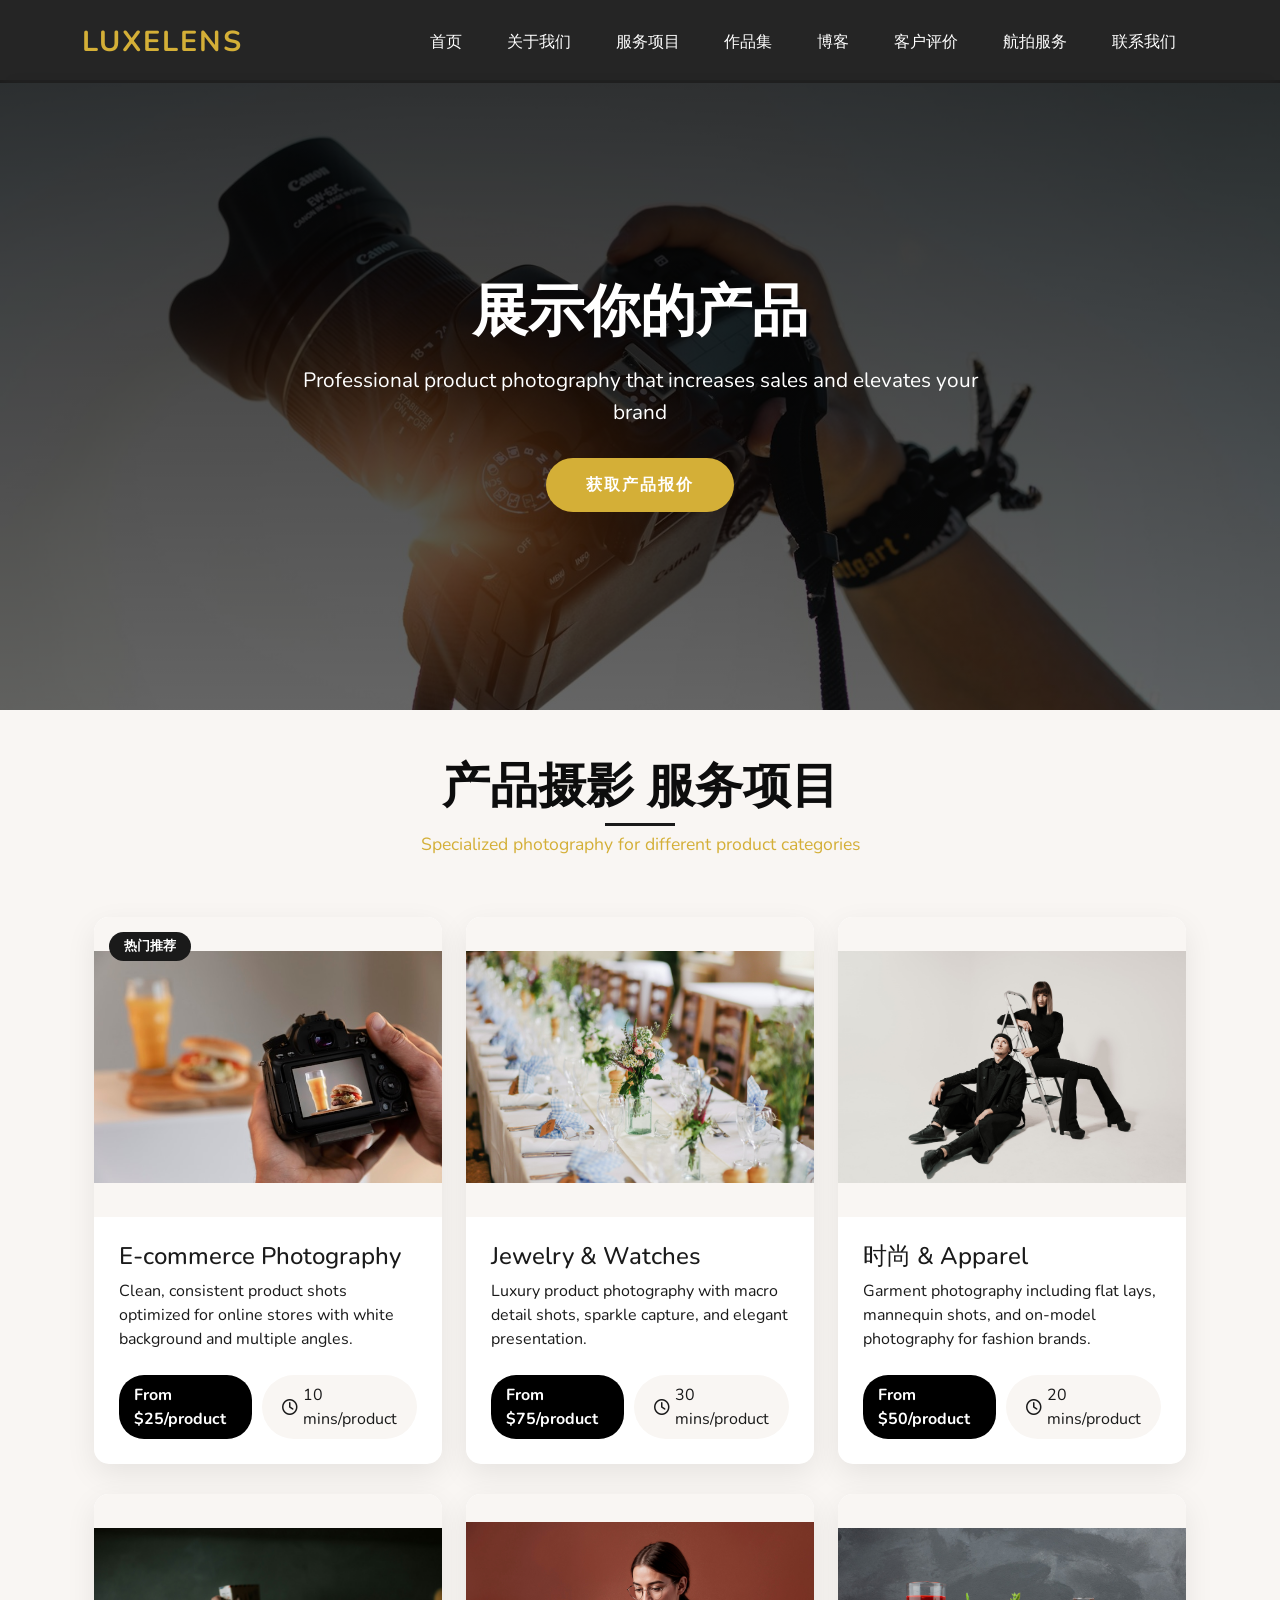
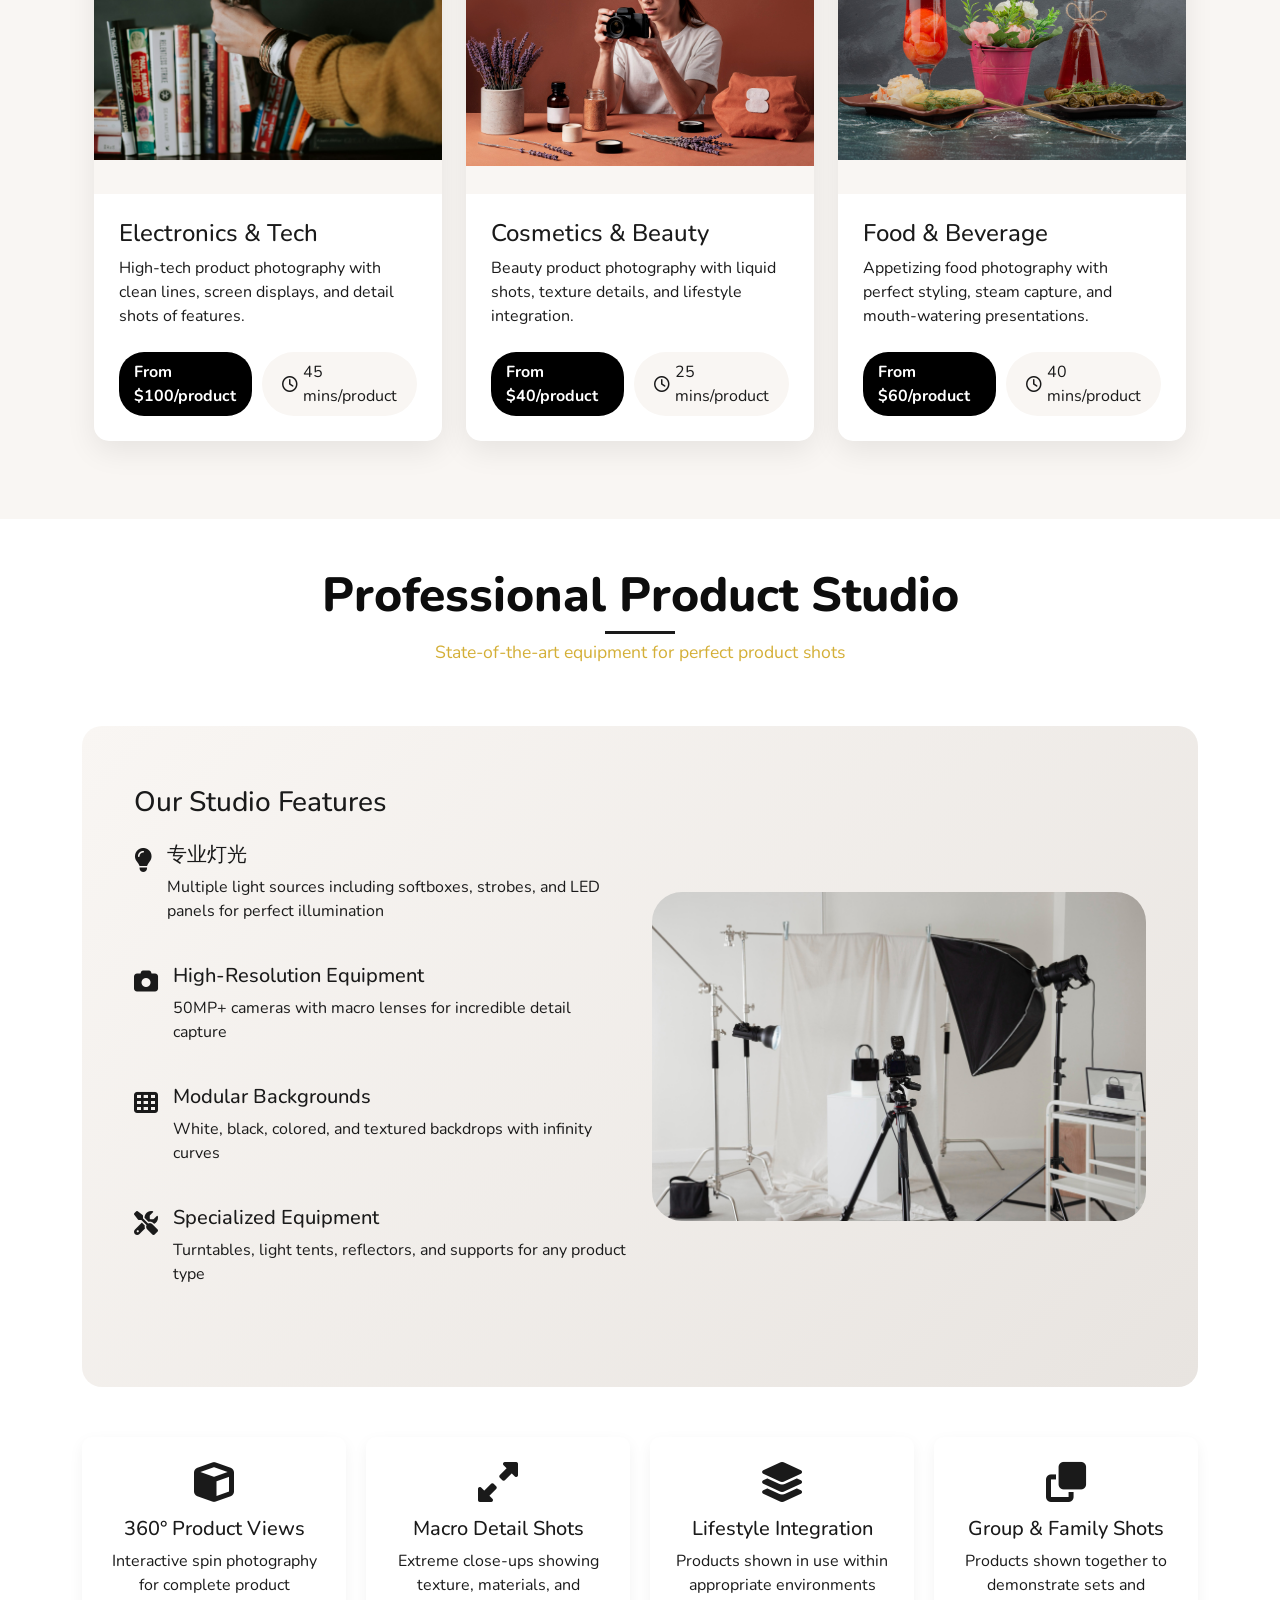
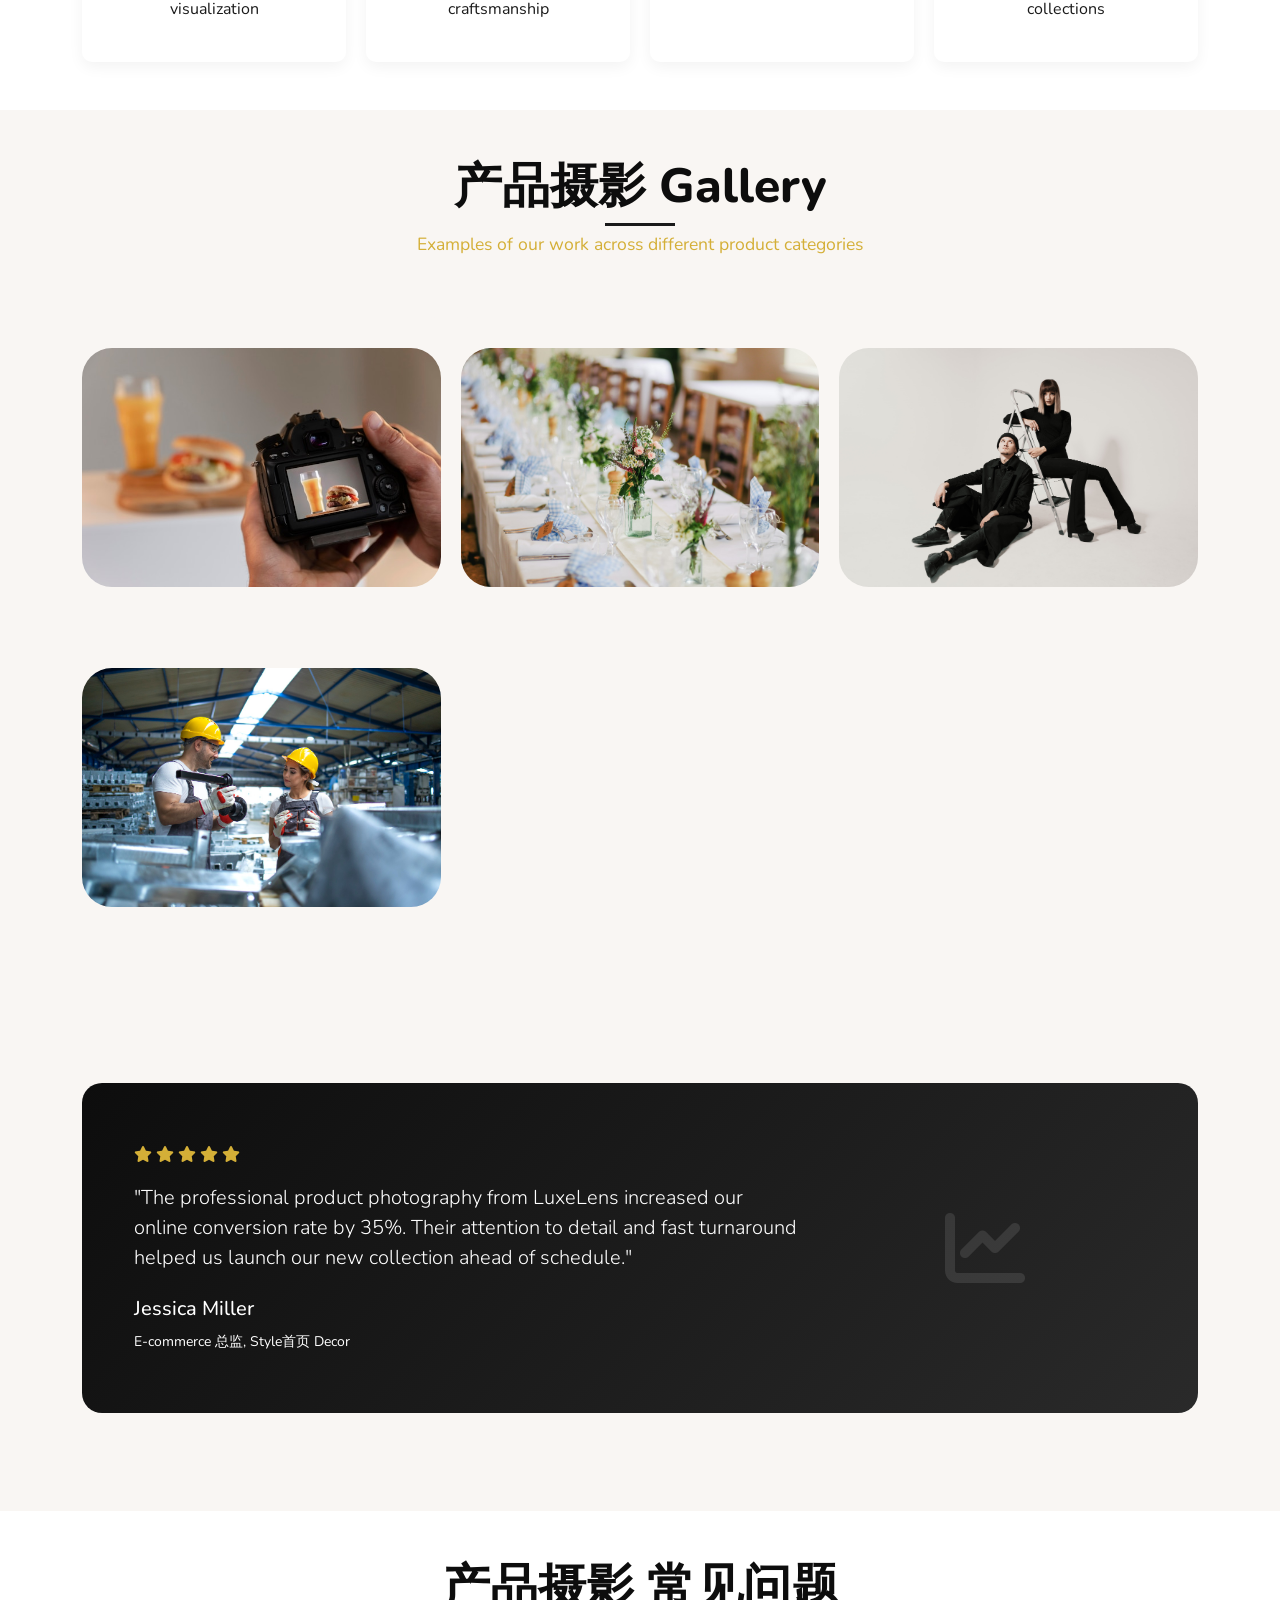
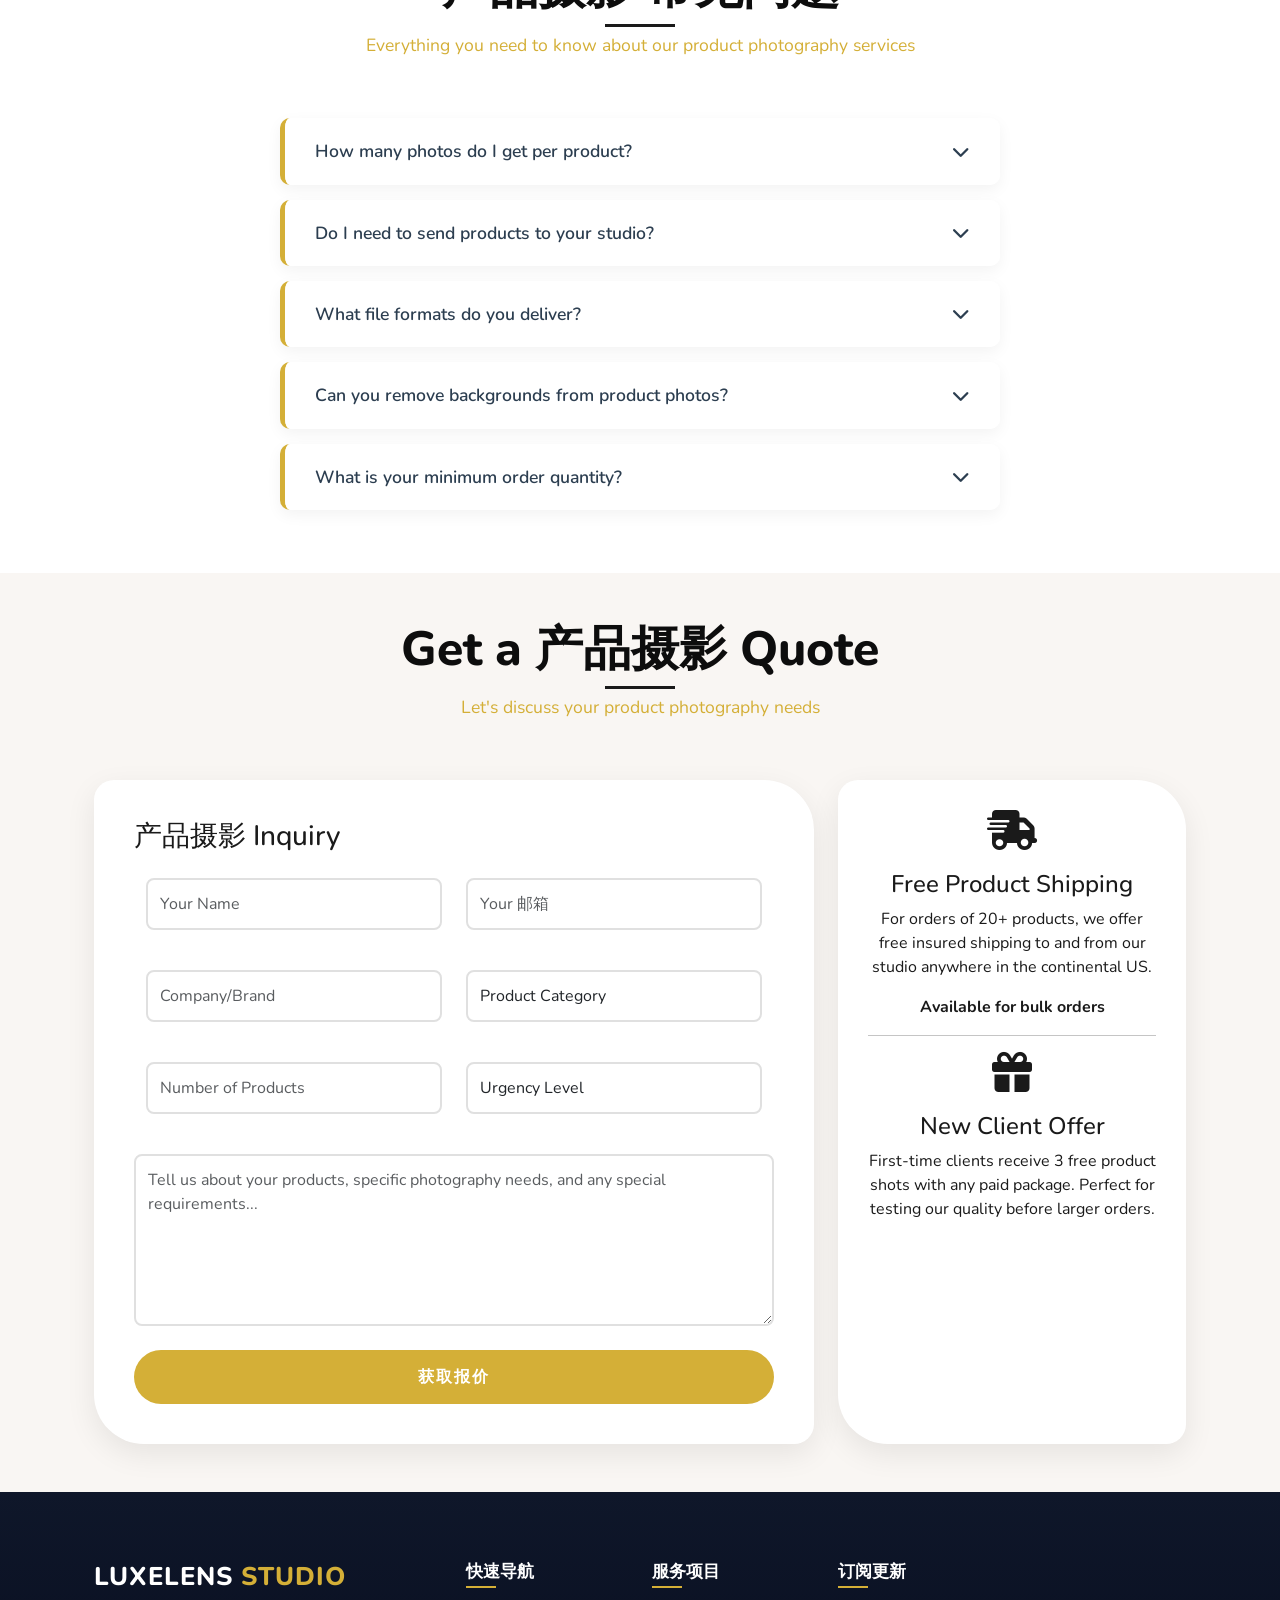
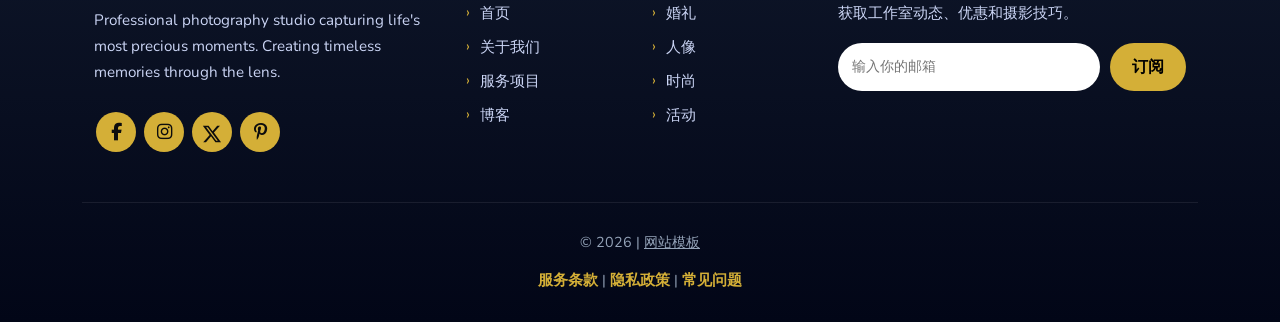
<file: product-photography.html>
<!DOCTYPE html>
<html lang="zh-CN">

<head>
    <meta charset="UTF-8">
    <meta name="viewport" content="width=device-width, initial-scale=1.0">
    <title>产品摄影 | LuxeLens Studio</title>
        <link rel="icon" href="assets/images/photo.png">
    <link href="assets/css/bootstrap.min.css" rel="stylesheet">
    <link href="https://cdn.bootcdn.net/ajax/libs/font-awesome/6.4.0/css/all.min.css" rel="stylesheet">
    <link href="assets/css/aos.css" rel="stylesheet">
    <link href="https://fonts.googleapis.com/css2?family=Nunito:wght@300;400;600;700;800&display=swap" rel="stylesheet">
    <link href="assets/css/style.css?v=20260923-article" rel="stylesheet">

</head>

<body>
    <!-- Navbar -->
    <nav class="navbar navbar-expand-lg navbar-dark fixed-top">
        <div class="container">
            <a class="navbar-brand" href="index.html">LUXELENS</a>
            <button class="navbar-toggler" type="button" data-bs-toggle="collapse" data-bs-target="#navbarNav">
                <span class="navbar-toggler-icon"></span>
            </button>
            <div class="collapse navbar-collapse" id="navbarNav">
                <ul class="navbar-nav ms-auto">
                    <li class="nav-item"><a class="nav-link" href="index.html">首页</a></li>
                    <li class="nav-item"><a class="nav-link" href="index.html#about">关于我们</a></li>
                    <li class="nav-item"><a class="nav-link" href="index.html#services">服务项目</a></li>
                    <li class="nav-item"><a class="nav-link" href="index.html#portfolio">作品集</a></li>
                    <li class="nav-item"><a class="nav-link" href="blog.html">博客</a></li>
                    <li class="nav-item"><a class="nav-link" href="index.html#testimonials">客户评价</a></li>
                    <li class="nav-item"><a class="nav-link" href="drone-service.html">航拍服务</a></li>
                    <li class="nav-item"><a class="nav-link" href="index.html#contact">联系我们</a></li>
                </ul>
            </div>
        </div>
    </nav>

    <!-- Product Hero Section -->
    <section class="hero-product">
        <div class="hero-wedding-content">
            <div class="container">
                <h1 data-aos="fade-up">展示你的产品</h1>
                <p data-aos="fade-up" data-aos-delay="200">Professional product photography that increases sales and
                    elevates your brand</p>
                <button class="btn btn-primary-custom" onclick="location.href='#contact'" data-aos="fade-up"
                    data-aos-delay="400">获取产品报价</button>
            </div>
        </div>
    </section>

    <!-- Product Types -->
    <section id="product-types" class="py-5" style="background-color: #f9f6f3;">
        <div class="container">
            <div class="section-title">
                <h2 data-aos="fade-up">产品摄影 服务项目</h2>
                <p data-aos="fade-up" data-aos-delay="200">Specialized photography for different product categories</p>
            </div>
            <div class="row">
                <div class="col-lg-4 col-md-6" data-aos="fade-up" data-aos-delay="100">
                    <div class="product-type-card">
                        <div class="product-badge">热门推荐</div>
                        <div class="product-type-img">
                            <img src="assets/images/product-photographer-with-camera-studio_23-2148970261.jpg"
                                alt="E-commerce">
                        </div>
                        <div class="product-type-content">
                            <h4>E-commerce Photography</h4>
                            <p>Clean, consistent product shots optimized for online stores with white background and
                                multiple angles.</p>
                            <div class="d-flex justify-content-between align-items-center mt-4">
                                <span class="price-tag">From $25/product</span>
                                <span class="session-duration"><i class="far fa-clock"></i> 10 mins/product</span>
                            </div>
                        </div>
                    </div>
                </div>
                <div class="col-lg-4 col-md-6" data-aos="fade-up" data-aos-delay="200">
                    <div class="product-type-card">
                        <div class="product-type-img">
                            <img src="assets/images/photo-1519225421980-715cb0215aed.jpeg"
                                alt="Jewelry">
                        </div>
                        <div class="product-type-content">
                            <h4>Jewelry & Watches</h4>
                            <p>Luxury product photography with macro detail shots, sparkle capture, and elegant
                                presentation.</p>
                            <div class="d-flex justify-content-between align-items-center mt-4">
                                <span class="price-tag">From $75/product</span>
                                <span class="session-duration"><i class="far fa-clock"></i> 30 mins/product</span>
                            </div>
                        </div>
                    </div>
                </div>
                <div class="col-lg-4 col-md-6" data-aos="fade-up" data-aos-delay="300">
                    <div class="product-type-card">
                        <div class="product-type-img">
                            <img src="assets/images/5482.jpg" alt="时尚 Products">
                        </div>
                        <div class="product-type-content">
                            <h4>时尚 & Apparel</h4>
                            <p>Garment photography including flat lays, mannequin shots, and on-model photography for
                                fashion brands.</p>
                            <div class="d-flex justify-content-between align-items-center mt-4">
                                <span class="price-tag">From $50/product</span>
                                <span class="session-duration"><i class="far fa-clock"></i> 20 mins/product</span>
                            </div>
                        </div>
                    </div>
                </div>
                <div class="col-lg-4 col-md-6" data-aos="fade-up" data-aos-delay="100">
                    <div class="product-type-card">
                        <div class="product-type-img">
                            <img src="assets/images/photo-1513475382585-d06e58bcb0e0.jpeg"
                                alt="Electronics">
                        </div>
                        <div class="product-type-content">
                            <h4>Electronics & Tech</h4>
                            <p>High-tech product photography with clean lines, screen displays, and detail shots of
                                features.</p>
                            <div class="d-flex justify-content-between align-items-center mt-4">
                                <span class="price-tag">From $100/product</span>
                                <span class="session-duration"><i class="far fa-clock"></i> 45 mins/product</span>
                            </div>
                        </div>
                    </div>
                </div>
                <div class="col-lg-4 col-md-6" data-aos="fade-up" data-aos-delay="200">
                    <div class="product-type-card">
                        <div class="product-type-img">
                            <img src="assets/images/2151961885.jpg" alt="Cosmetics">
                        </div>
                        <div class="product-type-content">
                            <h4>Cosmetics & Beauty</h4>
                            <p>Beauty product photography with liquid shots, texture details, and lifestyle integration.
                            </p>
                            <div class="d-flex justify-content-between align-items-center mt-4">
                                <span class="price-tag">From $40/product</span>
                                <span class="session-duration"><i class="far fa-clock"></i> 25 mins/product</span>
                            </div>
                        </div>
                    </div>
                </div>
                <div class="col-lg-4 col-md-6" data-aos="fade-up" data-aos-delay="300">
                    <div class="product-type-card">
                        <div class="product-type-img">
                            <img src="assets/images/30269.jpg" alt="Food & Beverage">
                        </div>
                        <div class="product-type-content">
                            <h4>Food & Beverage</h4>
                            <p>Appetizing food photography with perfect styling, steam capture, and mouth-watering
                                presentations.</p>
                            <div class="d-flex justify-content-between align-items-center mt-4">
                                <span class="price-tag">From $60/product</span>
                                <span class="session-duration"><i class="far fa-clock"></i> 40 mins/product</span>
                            </div>
                        </div>
                    </div>
                </div>
            </div>
        </div>
    </section>

    <!-- Studio Setup -->
    <section id="studio" class="py-5">
        <div class="container">
            <div class="section-title">
                <h2 data-aos="fade-up">Professional Product Studio</h2>
                <p data-aos="fade-up" data-aos-delay="200">State-of-the-art equipment for perfect product shots</p>
            </div>

            <div class="studio-setup" data-aos="fade-up">
                <div class="row align-items-center">
                    <div class="col-lg-6">
                        <h3 class="mb-4">Our Studio Features</h3>
                        <div class="setup-feature">
                            <i class="fas fa-lightbulb"></i>
                            <div>
                                <h5>专业灯光</h5>
                                <p>Multiple light sources including softboxes, strobes, and LED panels for perfect
                                    illumination</p>
                            </div>
                        </div>
                        <div class="setup-feature">
                            <i class="fas fa-camera"></i>
                            <div>
                                <h5>High-Resolution Equipment</h5>
                                <p>50MP+ cameras with macro lenses for incredible detail capture</p>
                            </div>
                        </div>
                        <div class="setup-feature">
                            <i class="fas fa-th"></i>
                            <div>
                                <h5>Modular Backgrounds</h5>
                                <p>White, black, colored, and textured backdrops with infinity curves</p>
                            </div>
                        </div>
                        <div class="setup-feature">
                            <i class="fas fa-tools"></i>
                            <div>
                                <h5>Specialized Equipment</h5>
                                <p>Turntables, light tents, reflectors, and supports for any product type</p>
                            </div>
                        </div>
                    </div>
                    <div class="col-lg-6 text-center">
                        <img src="assets/images/2149033291.jpg" class="studio-img" />
                    </div>
                </div>
            </div>

            <div class="product-view-grid" data-aos="fade-up" data-aos-delay="200">
                <div class="view-item">
                    <i class="fas fa-cube"></i>
                    <h5>360° Product Views</h5>
                    <p>Interactive spin photography for complete product visualization</p>
                </div>
                <div class="view-item">
                    <i class="fas fa-expand-alt"></i>
                    <h5>Macro Detail Shots</h5>
                    <p>Extreme close-ups showing texture, materials, and craftsmanship</p>
                </div>
                <div class="view-item">
                    <i class="fas fa-layer-group"></i>
                    <h5>Lifestyle Integration</h5>
                    <p>Products shown in use within appropriate environments</p>
                </div>
                <div class="view-item">
                    <i class="fas fa-clone"></i>
                    <h5>Group & Family Shots</h5>
                    <p>Products shown together to demonstrate sets and collections</p>
                </div>
            </div>
        </div>
    </section>

    <!-- Product Gallery -->
    <section id="gallery" class="py-5" style="background-color: #f9f6f3;">
        <div class="container">
            <div class="section-title">
                <h2 data-aos="fade-up">产品摄影 Gallery</h2>
                <p data-aos="fade-up" data-aos-delay="200">Examples of our work across different product categories</p>
            </div>

            <div class="product-gallery-grid" data-aos="fade-up">
                <div class="product-gallery-item">
                    <img src="assets/images/product-photographer-with-camera-studio_23-2148970261.jpg"
                        alt="Headphones">
                    <div class="product-info-overlay">
                        <h6 class="mb-0">Premium Headphones</h6>
                        <small>Electronics / White Background</small>
                    </div>
                    <div class="lightbox-control">
                        <i class="fas fa-search-plus"></i>
                    </div>
                </div>
                <div class="product-gallery-item">
                    <img src="assets/images/photo-1519225421980-715cb0215aed.jpeg"
                        alt="Watch">
                    <div class="product-info-overlay">
                        <h6 class="mb-0">Luxury Watch</h6>
                        <small>Jewelry / Studio Shot</small>
                    </div>
                    <div class="lightbox-control">
                        <i class="fas fa-search-plus"></i>
                    </div>
                </div>
                <div class="product-gallery-item">
                    <img src="assets/images/5482.jpg" alt="Shoes">
                    <div class="product-info-overlay">
                        <h6 class="mb-0">Athletic Shoes</h6>
                        <small>时尚 / Lifestyle</small>
                    </div>
                    <div class="lightbox-control">
                        <i class="fas fa-search-plus"></i>
                    </div>
                </div>
                <div class="product-gallery-item">
                    <img src="assets/images/138.jpg" alt="Coffee">
                    <div class="product-info-overlay">
                        <h6 class="mb-0">Specialty Coffee</h6>
                        <small>Food & Beverage</small>
                    </div>
                    <div class="lightbox-control">
                        <i class="fas fa-search-plus"></i>
                    </div>
                </div>

            </div>
        </div>
    </section>


    <!-- Testimonial -->
    <section class="py-5" style="background-color: #f9f6f3;">
        <div class="container">
            <div class="testimonial-product" data-aos="fade-up">
                <div class="row align-items-center">
                    <div class="col-lg-8">
                        <div class="stars mb-3">
                            <i class="fas fa-star"></i>
                            <i class="fas fa-star"></i>
                            <i class="fas fa-star"></i>
                            <i class="fas fa-star"></i>
                            <i class="fas fa-star"></i>
                        </div>
                        <p class="lead mb-4">"The professional product photography from LuxeLens increased our online
                            conversion rate by 35%. Their attention to detail and fast turnaround helped us launch our
                            new collection ahead of schedule."</p>
                        <h5>Jessica Miller</h5>
                        <small>E-commerce 总监, Style首页 Decor</small>
                    </div>
                    <div class="col-lg-4 text-center">
                        <i class="fas fa-chart-line" style="font-size: 5rem; opacity: 0.1;"></i>
                    </div>
                </div>
            </div>
        </div>
    </section>

    <!-- FAQ Section -->
    <section id="faq" class="py-5">
        <div class="container">
            <div class="section-title">
                <h2 data-aos="fade-up">产品摄影 常见问题</h2>
                <p data-aos="fade-up" data-aos-delay="200">Everything you need to know about our product photography
                    services</p>
            </div>
            <div class="row">
                <div class="col-lg-8 mx-auto">
                    <div class="faq-item" data-aos="fade-up">
                        <div class="faq-question">
                            <span>How many photos do I get per product?</span>
                            <i class="fas fa-chevron-down"></i>
                        </div>
                        <div class="faq-answer">
                            <p>Our standard package includes 3-5 shots per product (front, back, angle, detail).
                                Additional views can be added for an extra fee. For e-commerce, we typically provide
                                white background shots plus one lifestyle shot.</p>
                        </div>
                    </div>
                    <div class="faq-item" data-aos="fade-up" data-aos-delay="100">
                        <div class="faq-question">
                            <span>Do I need to send products to your studio?</span>
                            <i class="fas fa-chevron-down"></i>
                        </div>
                        <div class="faq-answer">
                            <p>Yes, for most product photography, you'll need to ship products to our studio. We provide
                                secure storage and careful handling. For large or fragile items, we can discuss
                                on-location shooting at your facility.</p>
                        </div>
                    </div>
                    <div class="faq-item" data-aos="fade-up" data-aos-delay="200">
                        <div class="faq-question">
                            <span>What file formats do you deliver?</span>
                            <i class="fas fa-chevron-down"></i>
                        </div>
                        <div class="faq-answer">
                            <p>We deliver high-resolution JPEG files suitable for web and print. For e-commerce, we also
                                provide optimized web versions (72 DPI). TIFF files and other formats are available upon
                                request.</p>
                        </div>
                    </div>
                    <div class="faq-item" data-aos="fade-up" data-aos-delay="300">
                        <div class="faq-question">
                            <span>Can you remove backgrounds from product photos?</span>
                            <i class="fas fa-chevron-down"></i>
                        </div>
                        <div class="faq-answer">
                            <p>Yes, we specialize in clean white background removal for e-commerce. We can also create
                                custom shadows or place products on different backgrounds as needed.</p>
                        </div>
                    </div>
                    <div class="faq-item" data-aos="fade-up" data-aos-delay="400">
                        <div class="faq-question">
                            <span>What is your minimum order quantity?</span>
                            <i class="fas fa-chevron-down"></i>
                        </div>
                        <div class="faq-answer">
                            <p>We don't have a strict minimum, but for individual product shoots, we recommend at least
                                5 products to make the session cost-effective. For bulk orders (50+ products), we offer
                                significant discounts.</p>
                        </div>
                    </div>
                </div>
            </div>
        </div>
    </section>

    <!-- 联系我们 Section -->
    <section id="contact" class="py-5" style="background-color: #f9f6f3;">
        <div class="container">
            <div class="section-title">
                <h2 data-aos="fade-up">Get a 产品摄影 Quote</h2>
                <p data-aos="fade-up" data-aos-delay="200">Let's discuss your product photography needs</p>
            </div>
            <div class="row">
                <div class="col-lg-8 mb-4 mb-lg-0" data-aos="fade-right">
                    <div class="contact-form"
                        style="background-color: white; padding: 40px; border-radius: 15px; box-shadow: 0 10px 30px rgba(0,0,0,0.08);">
                        <h3 class="mb-4">产品摄影 Inquiry</h3>
                        <form id="product联系我们Form">
                            <div class="row">
                                <div class="col-md-6 mb-3">
                                    <input type="text" class="form-control" placeholder="Your Name" required>
                                </div>
                                <div class="col-md-6 mb-3">
                                    <input type="email" class="form-control" placeholder="Your 邮箱" required>
                                </div>
                            </div>
                            <div class="row">
                                <div class="col-md-6 mb-3">
                                    <input type="text" class="form-control" placeholder="Company/Brand">
                                </div>
                                <div class="col-md-6 mb-3">
                                    <select class="form-control">
                                        <option value="">Product Category</option>
                                        <option>E-commerce General</option>
                                        <option>Jewelry & Watches</option>
                                        <option>时尚 & Apparel</option>
                                        <option>Electronics & Tech</option>
                                        <option>Cosmetics & Beauty</option>
                                        <option>Food & Beverage</option>
                                        <option>Other</option>
                                    </select>
                                </div>
                            </div>
                            <div class="row">
                                <div class="col-md-6 mb-3">
                                    <input type="number" class="form-control" placeholder="Number of Products" min="1">
                                </div>
                                <div class="col-md-6 mb-3">
                                    <select class="form-control">
                                        <option value="">Urgency Level</option>
                                        <option>Standard (1-2 weeks)</option>
                                        <option>Priority (3-5 days)</option>
                                        <option>Rush (1-2 days)</option>
                                    </select>
                                </div>
                            </div>
                            <div class="mb-3">
                                <textarea class="form-control" rows="6"
                                    placeholder="Tell us about your products, specific photography needs, and any special requirements..."
                                    required></textarea>
                            </div>
                            <button type="submit" class="btn btn-primary-custom w-100">获取报价</button>
                        </form>
                    </div>
                </div>
                <div class="col-lg-4" data-aos="fade-left" data-aos-delay="200">
                    <div class="contact-info-card text-center">
                        <i class="fas fa-shipping-fast"></i>
                        <h4>Free Product Shipping</h4>
                        <p>For orders of 20+ products, we offer free insured shipping to and from our studio anywhere in
                            the continental US.</p>
                        <p class="mt-3"><strong>Available for bulk orders</strong></p>
                        <hr>
                        <i class="fas fa-gift"></i>
                        <h4>New Client Offer</h4>
                        <p>First-time clients receive 3 free product shots with any paid package. Perfect for testing
                            our
                            quality before larger orders.</p>
                    </div>


                </div>
            </div>
        </div>
    </section>

    <!-- Footer -->
    <footer class="footer">
        <div class="container">
            <div class="row gy-4">
                <div class="col-lg-4" data-aos="fade-up">
                    <h4 class="footer-logo mb-3">LUXELENS <span>STUDIO</span></h4>
                    <p class="footer-text">
                        Professional photography studio capturing life's most precious moments.
                        Creating timeless memories through the lens.
                    </p>
                    <div class="social-links mt-4">
                        <a href="#"><i class="fab fa-facebook-f"></i></a>
                        <a href="#"><i class="fab fa-instagram"></i></a>
                        <a href="#" aria-label="X (Twitter)">
                            <svg width="20" height="20" viewBox="0 0 24 24" fill="currentColor">
                                <path
                                    d="M18.244 2H21.552L14.291 10.29L22.824 22H16.112L10.822 14.622L4.758 22H1.448L9.206 13.243L1 2H7.888L12.662 8.735L18.244 2ZM17.096 20H18.93L6.892 4H4.928L17.096 20Z" />
                            </svg>
                        </a>
                        <a href="#"><i class="fab fa-pinterest-p"></i></a>
                    </div>
                </div>
                <div class="col-lg-2 col-md-6" data-aos="fade-up" data-aos-delay="100">
                    <h5 class="footer-title">快速导航</h5>
                    <ul class="footer-links">
                        <li><a href="index.html">首页</a></li>
                        <li><a href="about.html">关于我们</a></li>
                        <li><a href="index.html#services">服务项目</a></li>
                        <li><a href="blog.html">博客</a></li>
                    </ul>
                </div>
                <div class="col-lg-2 col-md-6" data-aos="fade-up" data-aos-delay="200">
                    <h5 class="footer-title">服务项目</h5>
                    <ul class="footer-links">
                        <li><a href="wedding-photography.html">婚礼</a></li>
                        <li><a href="portrait-photography.html">人像</a></li>
                        <li><a href="fashion-photography.html">时尚</a></li>
                        <li><a href="event-photogrphy.html">活动</a></li>
                    </ul>
                </div>
                <div class="col-lg-4" data-aos="fade-up" data-aos-delay="300">
                    <h5 class="footer-title">订阅更新</h5>
                    <p class="footer-text">获取工作室动态、优惠和摄影技巧。</p>
                    <div class="newsletter">
                        <input type="email" id="subscribe-email" required="" placeholder="输入你的邮箱">
                        <button id="subscribe">订阅</button>
                    </div>
                </div>
            </div>
            <div class="copyright">
                <p>© 2026 | <a target="_blank" href="https://www.mobanwang.com/" title="网站模板" style="color:#94a3b8;">网站模板</a></p>
                <div class="copyright-links">
                    <a href="terms-condition.html">服务条款</a>
                    <span class="divider">|</span>
                    <a href="privacy-policy.html">隐私政策</a>
                    <span class="divider">|</span>
                    <a href="FAQs.html">常见问题</a>
                </div>
            </div>
        </div>
    </footer>

    <!-- Back to Top Button -->
    <div class="back-to-top" id="backToTop">
        <i class="fas fa-arrow-up"></i>
    </div>

    <!-- Scripts -->
    <script src="assets/js/bootstrap.bundle.min.js"></script>
    <script src="assets/js/aos.js"></script>
    <script src="assets/js/script.js?v=20260923-article"></script>
    <script>
      

        // FAQ functionality
        document.querySelectorAll('.faq-question').forEach(item => {
            item.addEventListener('click', () => {
                const answer = item.nextElementSibling;
                answer.classList.toggle('open');
                const icon = item.querySelector('i');
                icon.classList.toggle('fa-chevron-down');
                icon.classList.toggle('fa-chevron-up');
            });
        });

        // Form submission
        document.getElementById('product联系我们Form').addEventListener('submit', function (e) {
            e.preventDefault();
            alert('Thank you for your product photography inquiry! We will send you a detailed quote within 24 hours.');
            this.reset();
        });

        // Navbar scroll effect
        window.addEventListener('scroll', function () {
            const navbar = document.querySelector('.navbar');
            if (window.scrollY > 50) {
                navbar.style.padding = '10px 0';
                navbar.style.boxShadow = '0 5px 20px rgba(0,0,0,0.1)';
            } else {
                navbar.style.padding = '15px 0';
                navbar.style.boxShadow = 'none';
            }
        });

        // Product gallery lightbox simulation
        document.querySelectorAll('.lightbox-control').forEach(control => {
            control.addEventListener('click', function (e) {
                e.stopPropagation();
                const img = this.parentElement.querySelector('img');
                alert('Lightbox view would open here showing: ' + img.alt);
            });
        });

        // Product type card hover effect with delay
        document.querySelectorAll('.product-type-card').forEach(card => {
            card.addEventListener('mouseenter', function () {
                this.style.transition = 'all 0.3s ease 0.1s';
            });
            card.addEventListener('mouseleave', function () {
                this.style.transition = 'all 0.3s ease';
            });
        });

        // View item animation
        document.querySelectorAll('.view-item').forEach(item => {
            item.addEventListener('mouseenter', function () {
                this.style.transform = 'translateY(-10px) scale(1.02)';
            });
            item.addEventListener('mouseleave', function () {
                this.style.transform = 'translateY(0) scale(1)';
            });
        });

        // Bulk pricing table row highlight
        document.querySelectorAll('.pricing-table tbody tr').forEach(row => {
            row.addEventListener('mouseenter', function () {
                this.style.backgroundColor = 'var(--light-color)';
            });
            row.addEventListener('mouseleave', function () {
                this.style.backgroundColor = 'white';
            });
        });
    </script>
</body>

</html>
</file>
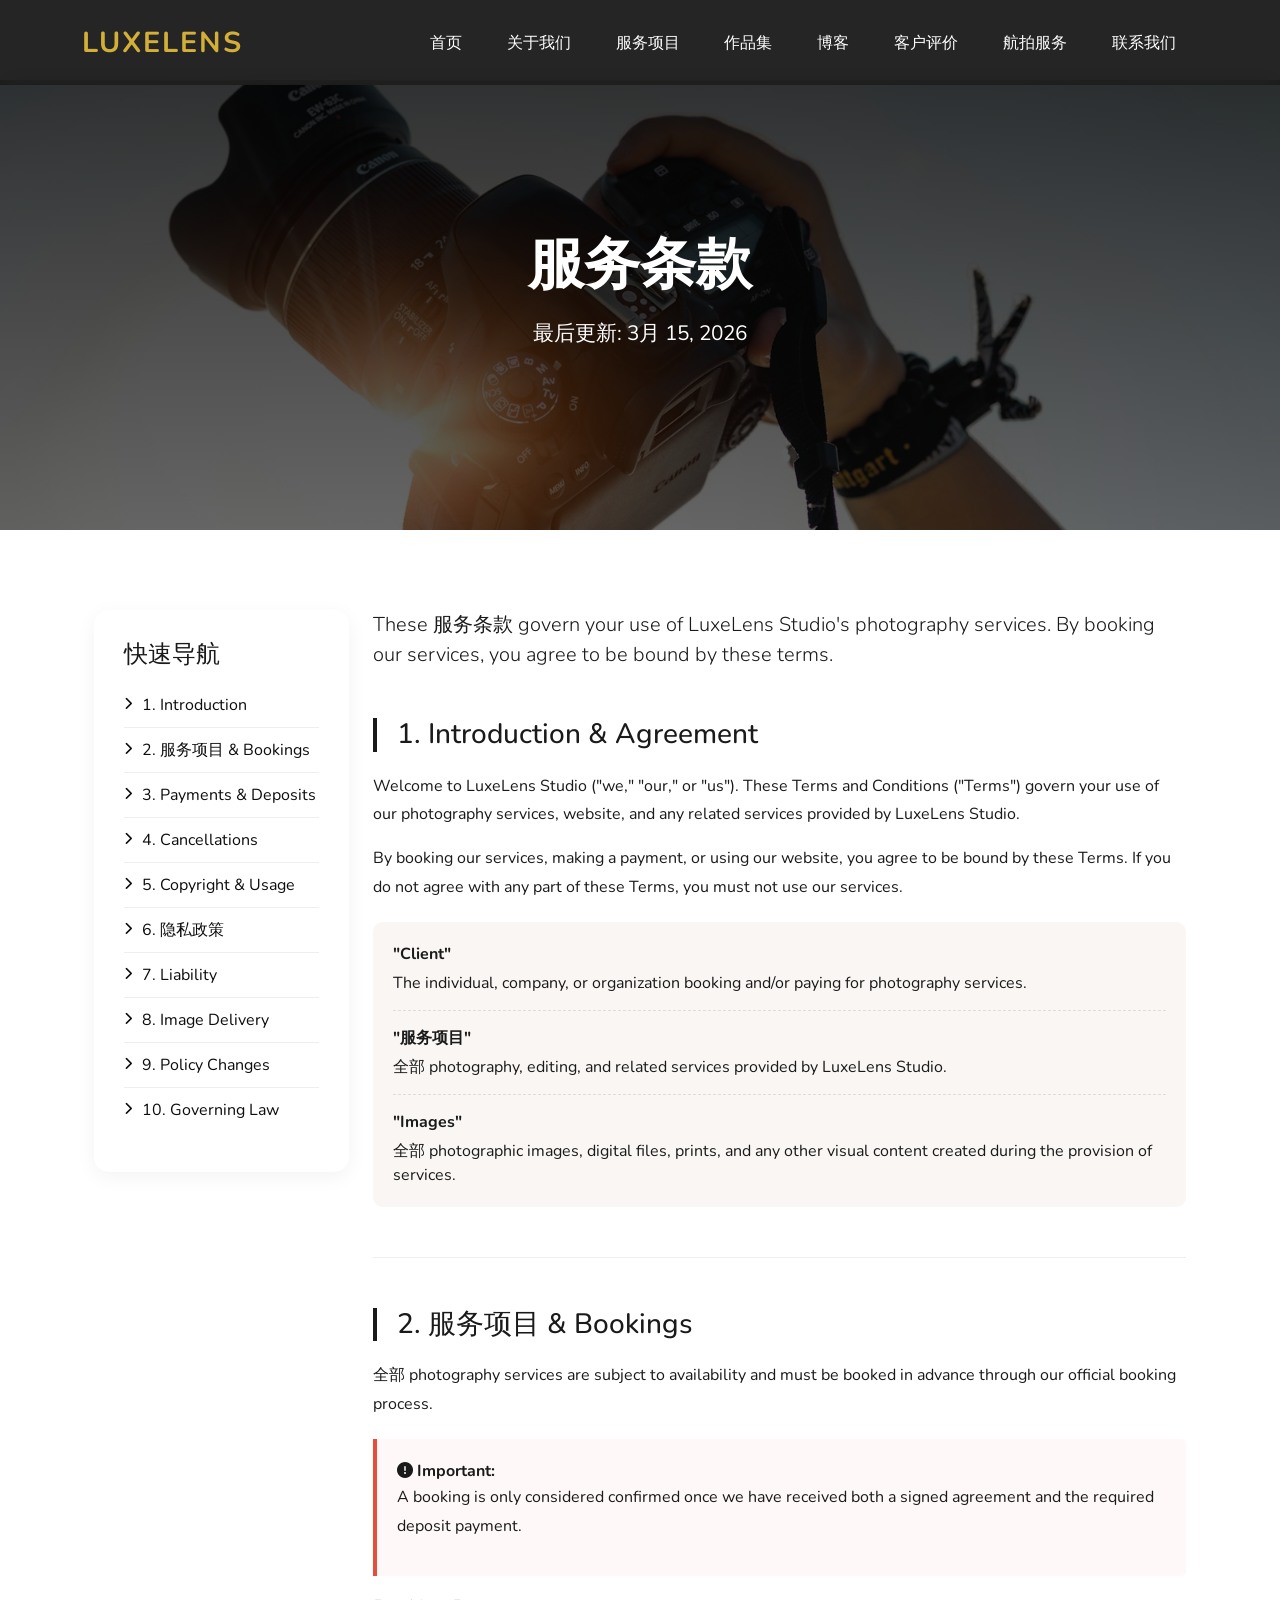
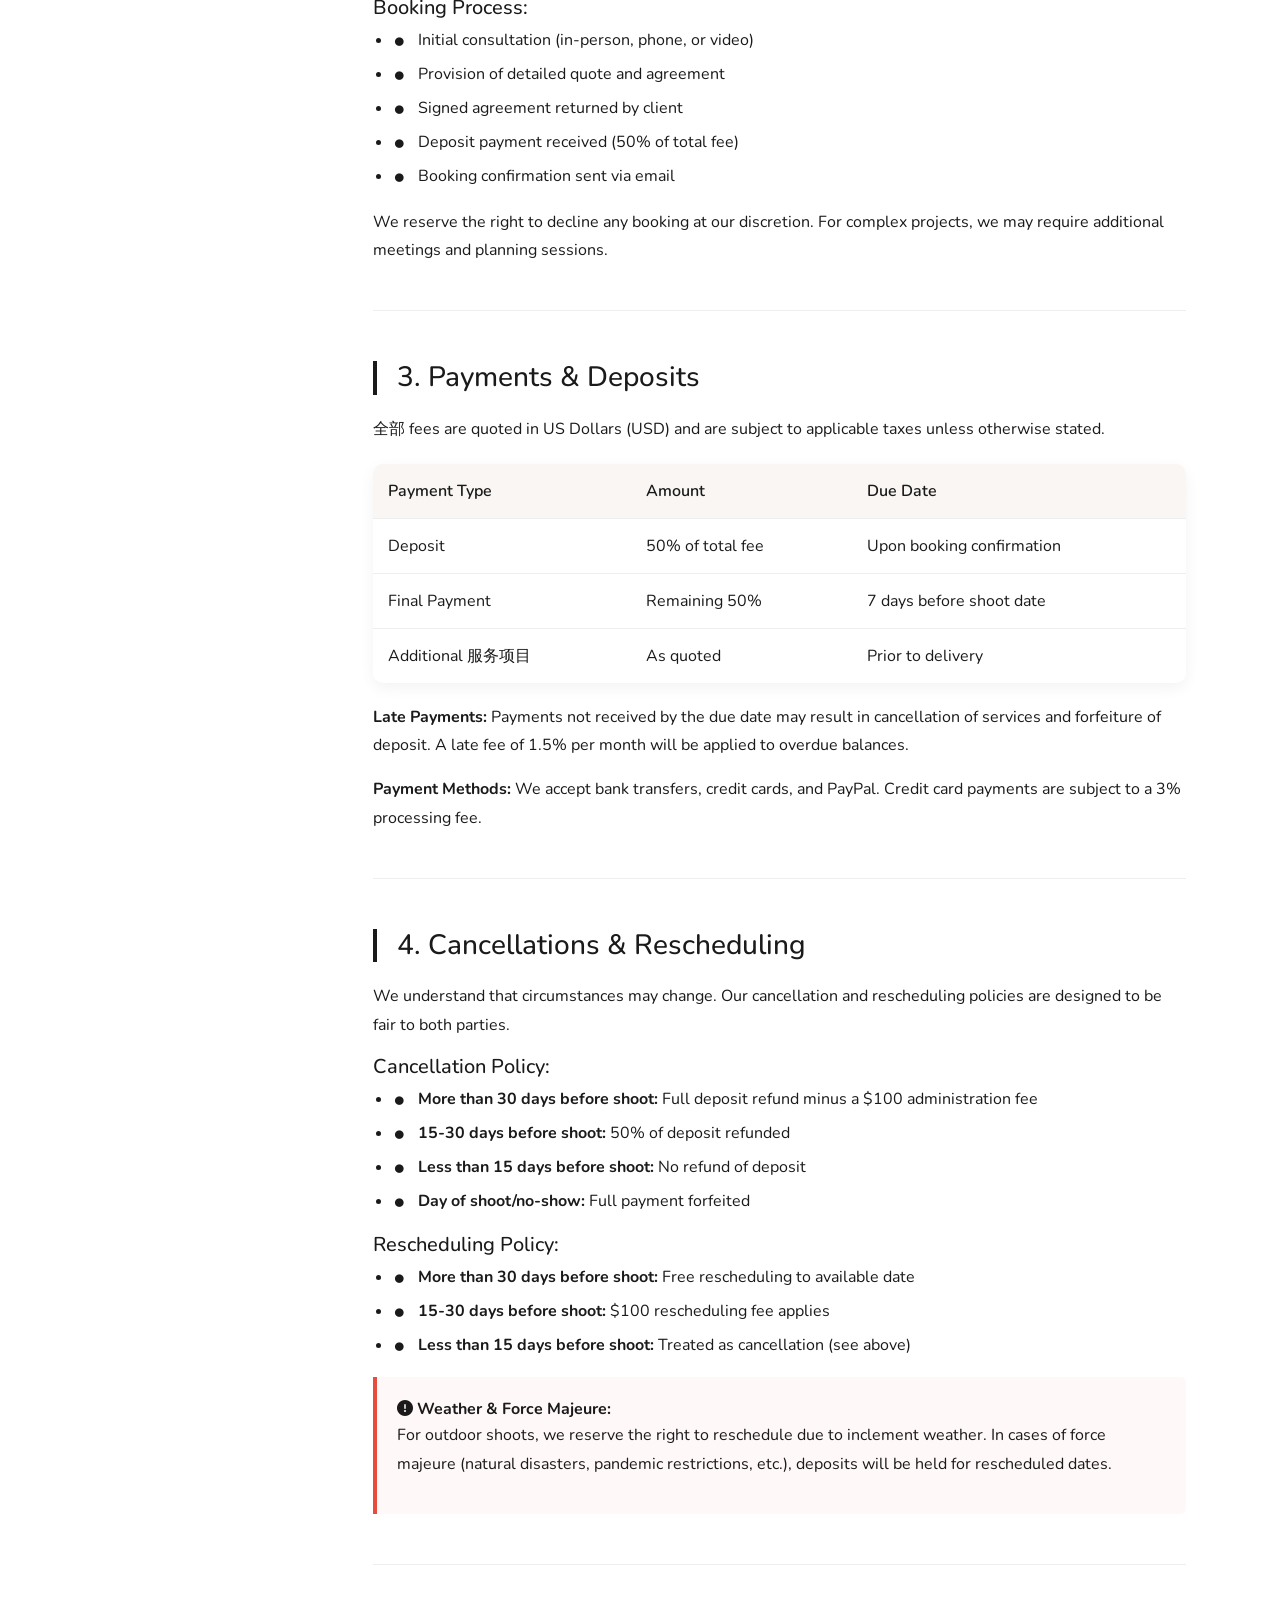
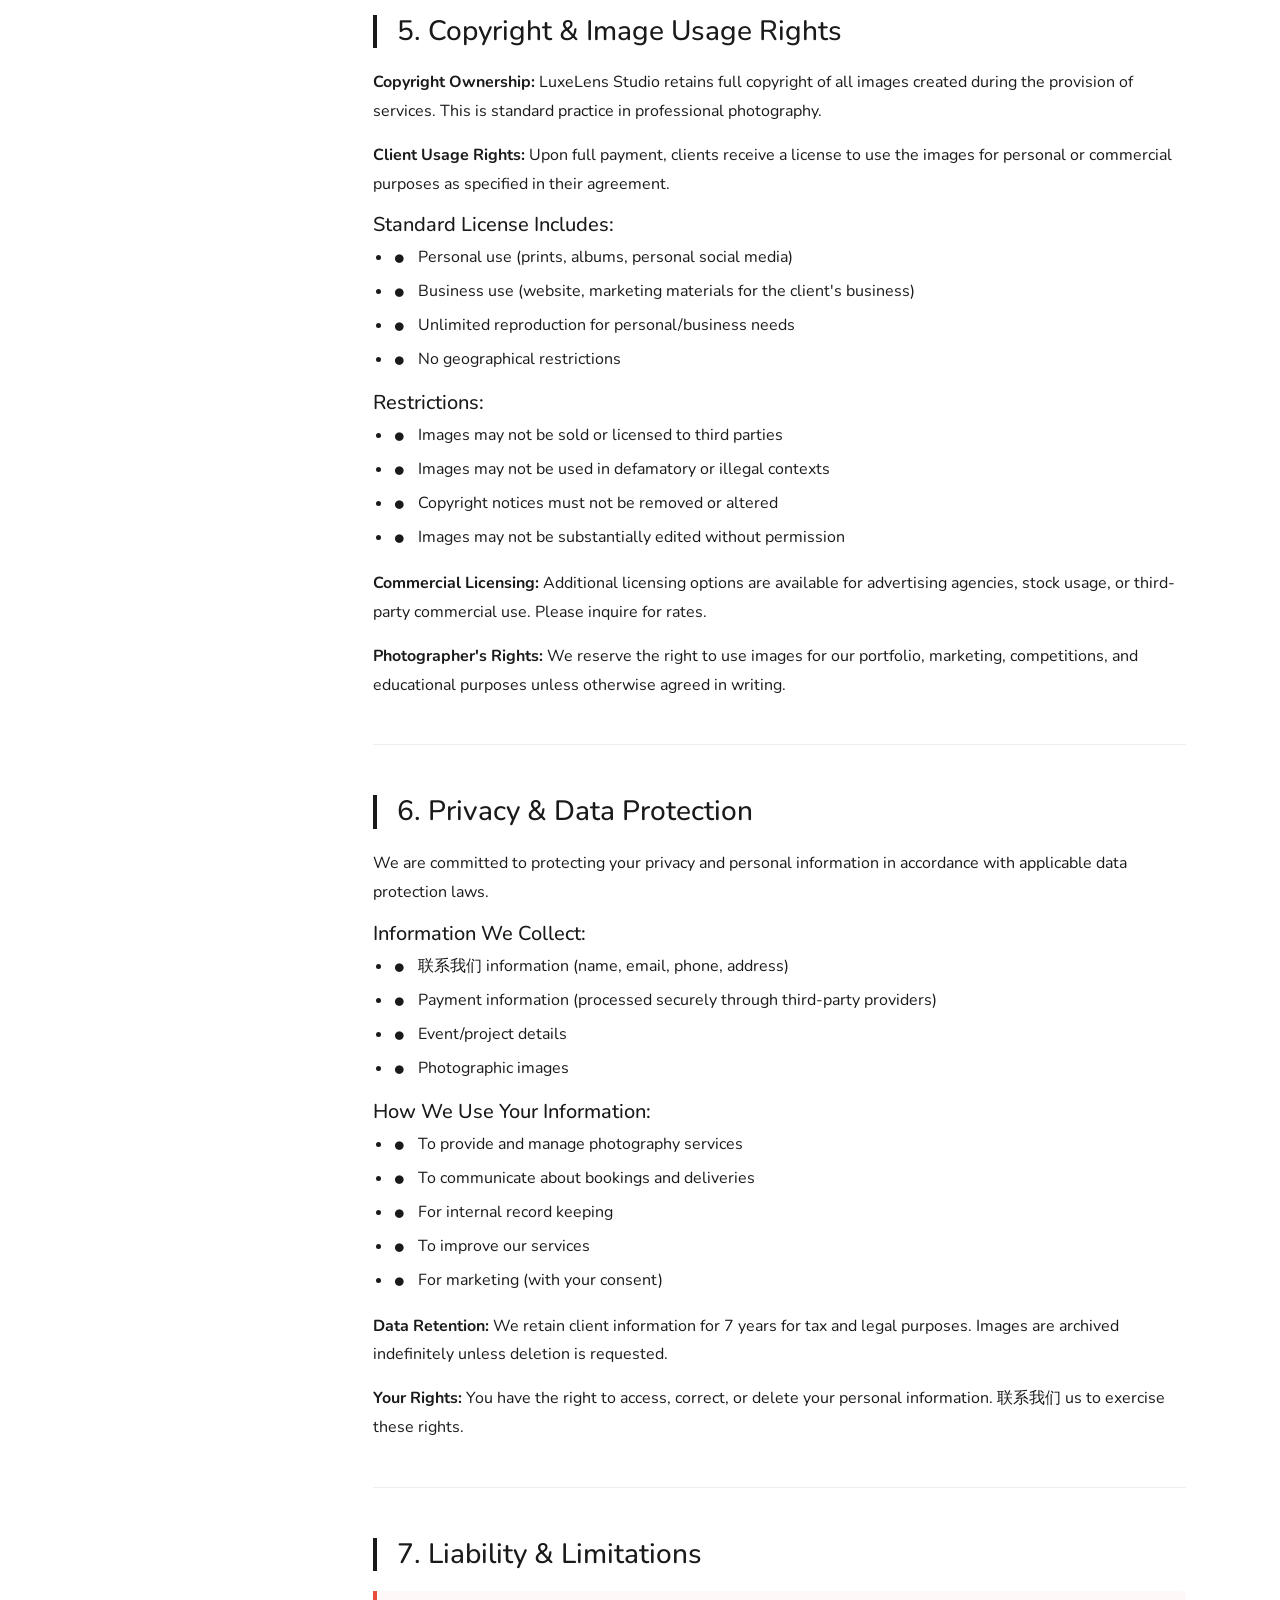
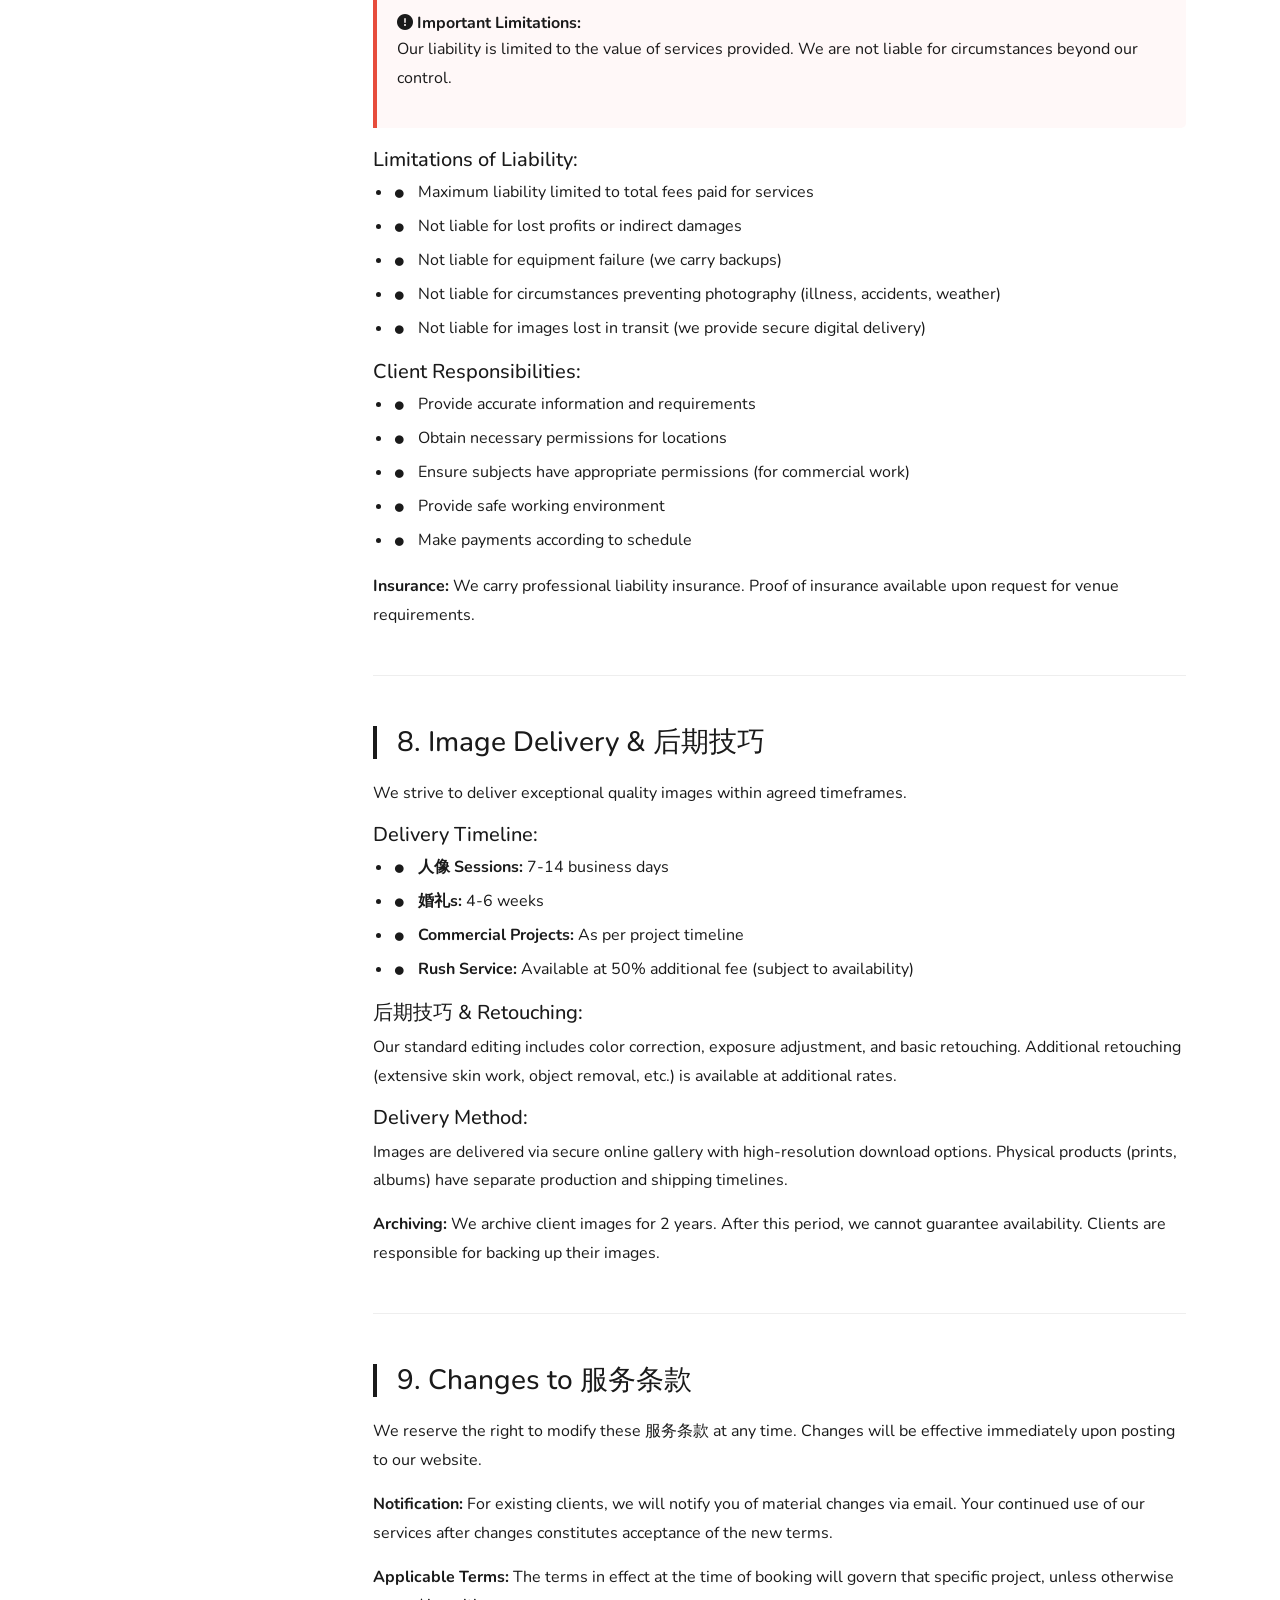
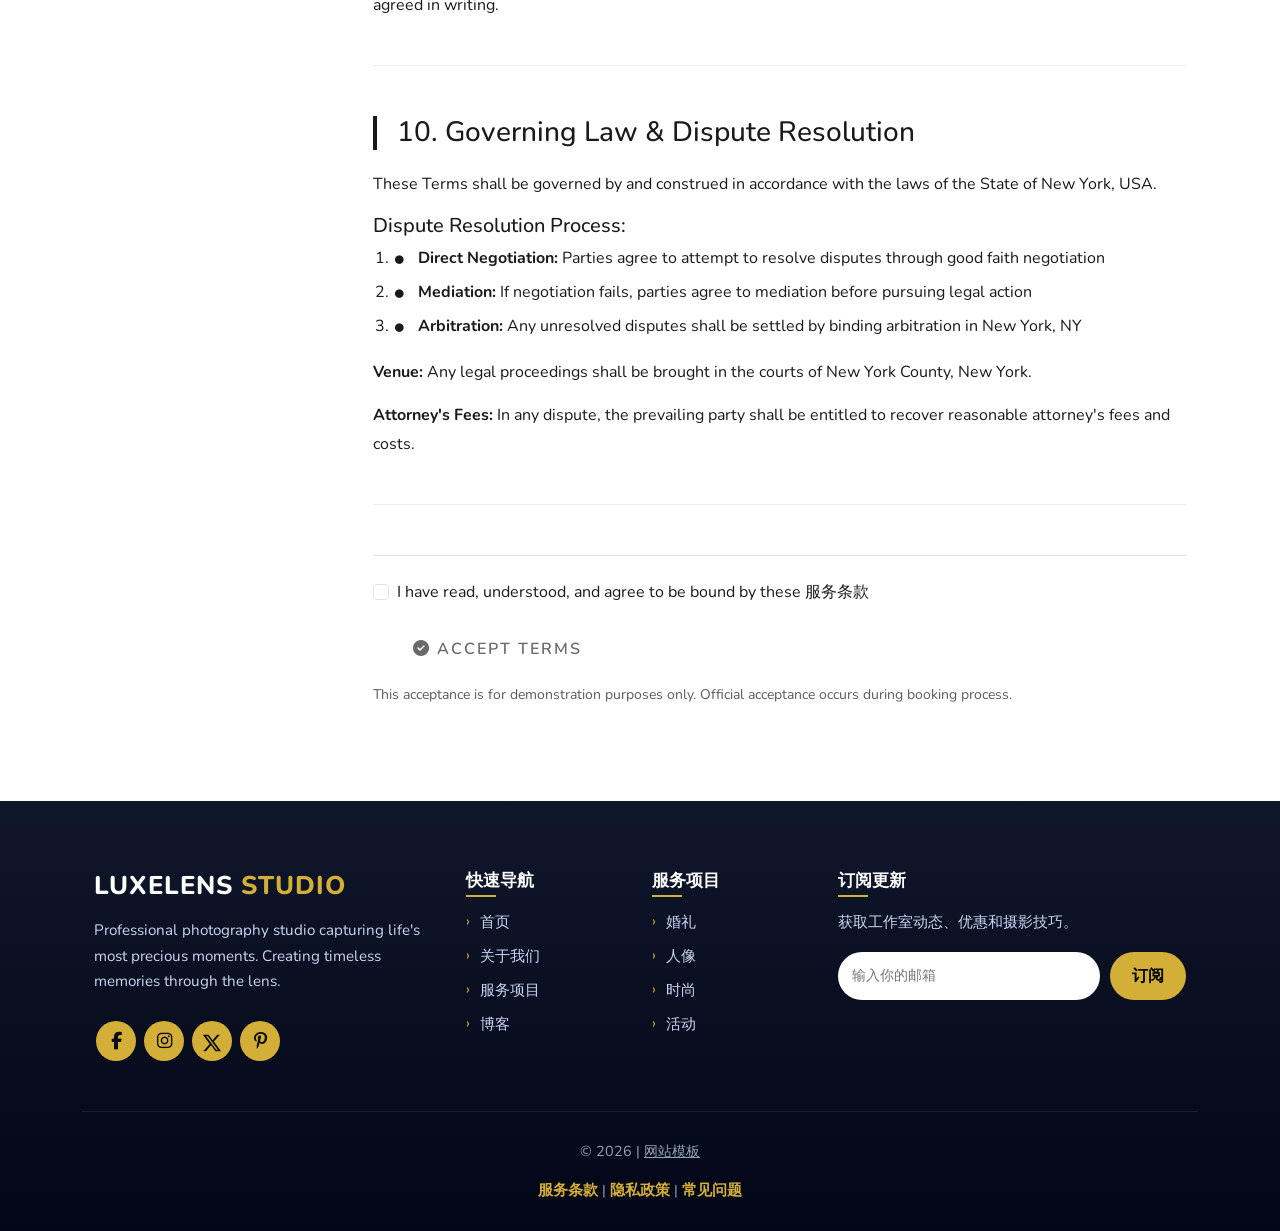
<file: terms-condition.html>
<!DOCTYPE html>
<html lang="zh-CN">

<head>
    <meta charset="UTF-8">
    <meta name="viewport" content="width=device-width, initial-scale=1.0">
    <title>服务条款 | LuxeLens Studio</title>
        <link rel="icon" href="assets/images/photo.png">
    <link href="assets/css/bootstrap.min.css" rel="stylesheet">
    <link href="https://cdn.bootcdn.net/ajax/libs/font-awesome/6.4.0/css/all.min.css" rel="stylesheet">
    <link href="assets/css/aos.css" rel="stylesheet">
    <link href="https://fonts.googleapis.com/css2?family=Nunito:wght@300;400;600;700;800&display=swap" rel="stylesheet">
    <link href="assets/css/style.css?v=20260923-article" rel="stylesheet">

</head>

<body>
    <!-- Navbar -->
    <nav class="navbar navbar-expand-lg navbar-dark fixed-top">
        <div class="container">
            <a class="navbar-brand" href="index.html">LUXELENS</a>
            <button class="navbar-toggler" type="button" data-bs-toggle="collapse" data-bs-target="#navbarNav">
                <span class="navbar-toggler-icon"></span>
            </button>
            <div class="collapse navbar-collapse" id="navbarNav">
                <ul class="navbar-nav ms-auto">
                    <li class="nav-item"><a class="nav-link" href="index.html">首页</a></li>
                    <li class="nav-item"><a class="nav-link" href="index.html#about">关于我们</a></li>
                    <li class="nav-item"><a class="nav-link" href="index.html#services">服务项目</a></li>
                    <li class="nav-item"><a class="nav-link" href="index.html#portfolio">作品集</a></li>
                    <li class="nav-item"><a class="nav-link" href="blog.html">博客</a></li>
                    <li class="nav-item"><a class="nav-link" href="index.html#testimonials">客户评价</a></li>
                    <li class="nav-item"><a class="nav-link" href="drone-service.html">航拍服务</a></li>
                    <li class="nav-item"><a class="nav-link" href="index.html#contact">联系我们</a></li>
                </ul>
            </div>
        </div>
    </nav>

    <!-- Terms Hero Section -->
    <section class="hero-terms">
        <div class="hero-wedding-content">
            <div class="container">
                <h1 data-aos="fade-up">服务条款</h1>
                <p data-aos="fade-up" data-aos-delay="200">最后更新: 3月 15, 2026</p>
            </div>
        </div>
    </section>

    <!-- Terms Content -->
    <section class="terms-content">
        <div class="container">
            <div class="row">
                <!-- Navigation Sidebar -->
                <div class="col-lg-3" data-aos="fade-right">
                    <div class="terms-navigation">
                        <h4 class="mb-4">快速导航</h4>
                        <ul class="terms-nav-list">
                            <li><a href="#introduction"><i class="fas fa-chevron-right"></i> 1. Introduction</a></li>
                            <li><a href="#services"><i class="fas fa-chevron-right"></i> 2. 服务项目 & Bookings</a></li>
                            <li><a href="#payments"><i class="fas fa-chevron-right"></i> 3. Payments & Deposits</a></li>
                            <li><a href="#cancellations"><i class="fas fa-chevron-right"></i> 4. Cancellations</a></li>
                            <li><a href="#copyright"><i class="fas fa-chevron-right"></i> 5. Copyright & Usage</a></li>
                            <li><a href="#privacy"><i class="fas fa-chevron-right"></i> 6. 隐私政策</a></li>
                            <li><a href="#liability"><i class="fas fa-chevron-right"></i> 7. Liability</a></li>
                            <li><a href="#delivery"><i class="fas fa-chevron-right"></i> 8. Image Delivery</a></li>
                            <li><a href="#changes"><i class="fas fa-chevron-right"></i> 9. Policy Changes</a></li>
                            <li><a href="#governing"><i class="fas fa-chevron-right"></i> 10. Governing Law</a></li>
                        </ul>
                    </div>
                </div>

                <!-- Main Terms Content -->
                <div class="col-lg-9" data-aos="fade-left" data-aos-delay="200">
                    <div class="terms-intro mb-5">
                        <p class="lead">These 服务条款 govern your use of LuxeLens Studio's photography services. By booking our services, you agree to be bound by these terms.</p>
                    </div>

                    <!-- Section 1: Introduction -->
                    <div id="introduction" class="terms-section">
                        <h3>1. Introduction & Agreement</h3>
                        <p>Welcome to LuxeLens Studio ("we," "our," or "us"). These Terms and Conditions ("Terms") govern your use of our photography services, website, and any related services provided by LuxeLens Studio.</p>
                        <p>By booking our services, making a payment, or using our website, you agree to be bound by these Terms. If you do not agree with any part of these Terms, you must not use our services.</p>
                        
                        <div class="definition-list">
                            <div class="definition-item">
                                <strong>"Client"</strong>
                                <span>The individual, company, or organization booking and/or paying for photography services.</span>
                            </div>
                            <div class="definition-item">
                                <strong>"服务项目"</strong>
                                <span>全部 photography, editing, and related services provided by LuxeLens Studio.</span>
                            </div>
                            <div class="definition-item">
                                <strong>"Images"</strong>
                                <span>全部 photographic images, digital files, prints, and any other visual content created during the provision of services.</span>
                            </div>
                        </div>
                    </div>

                    <!-- Section 2: 服务项目 & Bookings -->
                    <div id="services" class="terms-section">
                        <h3>2. 服务项目 & Bookings</h3>
                        <p>全部 photography services are subject to availability and must be booked in advance through our official booking process.</p>
                        
                        <div class="important-note">
                            <strong><i class="fas fa-exclamation-circle"></i> Important:</strong>
                            <p>A booking is only considered confirmed once we have received both a signed agreement and the required deposit payment.</p>
                        </div>

                        <h5>Booking Process:</h5>
                        <ul class="terms-list">
                            <li>Initial consultation (in-person, phone, or video)</li>
                            <li>Provision of detailed quote and agreement</li>
                            <li>Signed agreement returned by client</li>
                            <li>Deposit payment received (50% of total fee)</li>
                            <li>Booking confirmation sent via email</li>
                        </ul>

                        <p>We reserve the right to decline any booking at our discretion. For complex projects, we may require additional meetings and planning sessions.</p>
                    </div>

                    <!-- Section 3: Payments & Deposits -->
                    <div id="payments" class="terms-section">
                        <h3>3. Payments & Deposits</h3>
                        <p>全部 fees are quoted in US Dollars (USD) and are subject to applicable taxes unless otherwise stated.</p>
                        
                        <table class="terms-table">
                            <thead>
                                <tr>
                                    <th>Payment Type</th>
                                    <th>Amount</th>
                                    <th>Due Date</th>
                                </tr>
                            </thead>
                            <tbody>
                                <tr>
                                    <td>Deposit</td>
                                    <td>50% of total fee</td>
                                    <td>Upon booking confirmation</td>
                                </tr>
                                <tr>
                                    <td>Final Payment</td>
                                    <td>Remaining 50%</td>
                                    <td>7 days before shoot date</td>
                                </tr>
                                <tr>
                                    <td>Additional 服务项目</td>
                                    <td>As quoted</td>
                                    <td>Prior to delivery</td>
                                </tr>
                            </tbody>
                        </table>

                        <p><strong>Late Payments:</strong> Payments not received by the due date may result in cancellation of services and forfeiture of deposit. A late fee of 1.5% per month will be applied to overdue balances.</p>
                        <p><strong>Payment Methods:</strong> We accept bank transfers, credit cards, and PayPal. Credit card payments are subject to a 3% processing fee.</p>
                    </div>

                    <!-- Section 4: Cancellations & Rescheduling -->
                    <div id="cancellations" class="terms-section">
                        <h3>4. Cancellations & Rescheduling</h3>
                        <p>We understand that circumstances may change. Our cancellation and rescheduling policies are designed to be fair to both parties.</p>
                        
                        <h5>Cancellation Policy:</h5>
                        <ul class="terms-list">
                            <li><strong>More than 30 days before shoot:</strong> Full deposit refund minus a $100 administration fee</li>
                            <li><strong>15-30 days before shoot:</strong> 50% of deposit refunded</li>
                            <li><strong>Less than 15 days before shoot:</strong> No refund of deposit</li>
                            <li><strong>Day of shoot/no-show:</strong> Full payment forfeited</li>
                        </ul>

                        <h5>Rescheduling Policy:</h5>
                        <ul class="terms-list">
                            <li><strong>More than 30 days before shoot:</strong> Free rescheduling to available date</li>
                            <li><strong>15-30 days before shoot:</strong> $100 rescheduling fee applies</li>
                            <li><strong>Less than 15 days before shoot:</strong> Treated as cancellation (see above)</li>
                        </ul>

                        <div class="important-note">
                            <strong><i class="fas fa-exclamation-circle"></i> Weather & Force Majeure:</strong>
                            <p>For outdoor shoots, we reserve the right to reschedule due to inclement weather. In cases of force majeure (natural disasters, pandemic restrictions, etc.), deposits will be held for rescheduled dates.</p>
                        </div>
                    </div>

                    <!-- Section 5: Copyright & Usage -->
                    <div id="copyright" class="terms-section">
                        <h3>5. Copyright & Image Usage Rights</h3>
                        <p><strong>Copyright Ownership:</strong> LuxeLens Studio retains full copyright of all images created during the provision of services. This is standard practice in professional photography.</p>
                        <p><strong>Client Usage Rights:</strong> Upon full payment, clients receive a license to use the images for personal or commercial purposes as specified in their agreement.</p>
                        
                        <h5>Standard License Includes:</h5>
                        <ul class="terms-list">
                            <li>Personal use (prints, albums, personal social media)</li>
                            <li>Business use (website, marketing materials for the client's business)</li>
                            <li>Unlimited reproduction for personal/business needs</li>
                            <li>No geographical restrictions</li>
                        </ul>

                        <h5>Restrictions:</h5>
                        <ul class="terms-list">
                            <li>Images may not be sold or licensed to third parties</li>
                            <li>Images may not be used in defamatory or illegal contexts</li>
                            <li>Copyright notices must not be removed or altered</li>
                            <li>Images may not be substantially edited without permission</li>
                        </ul>

                        <p><strong>Commercial Licensing:</strong> Additional licensing options are available for advertising agencies, stock usage, or third-party commercial use. Please inquire for rates.</p>
                        <p><strong>Photographer's Rights:</strong> We reserve the right to use images for our portfolio, marketing, competitions, and educational purposes unless otherwise agreed in writing.</p>
                    </div>

                    <!-- Section 6: 隐私政策 -->
                    <div id="privacy" class="terms-section">
                        <h3>6. Privacy & Data Protection</h3>
                        <p>We are committed to protecting your privacy and personal information in accordance with applicable data protection laws.</p>
                        
                        <h5>Information We Collect:</h5>
                        <ul class="terms-list">
                            <li>联系我们 information (name, email, phone, address)</li>
                            <li>Payment information (processed securely through third-party providers)</li>
                            <li>Event/project details</li>
                            <li>Photographic images</li>
                        </ul>

                        <h5>How We Use Your Information:</h5>
                        <ul class="terms-list">
                            <li>To provide and manage photography services</li>
                            <li>To communicate about bookings and deliveries</li>
                            <li>For internal record keeping</li>
                            <li>To improve our services</li>
                            <li>For marketing (with your consent)</li>
                        </ul>

                        <p><strong>Data Retention:</strong> We retain client information for 7 years for tax and legal purposes. Images are archived indefinitely unless deletion is requested.</p>
                        <p><strong>Your Rights:</strong> You have the right to access, correct, or delete your personal information. 联系我们 us to exercise these rights.</p>
                    </div>

                    <!-- Section 7: Liability -->
                    <div id="liability" class="terms-section">
                        <h3>7. Liability & Limitations</h3>
                        
                        <div class="important-note">
                            <strong><i class="fas fa-exclamation-circle"></i> Important Limitations:</strong>
                            <p>Our liability is limited to the value of services provided. We are not liable for circumstances beyond our control.</p>
                        </div>

                        <h5>Limitations of Liability:</h5>
                        <ul class="terms-list">
                            <li>Maximum liability limited to total fees paid for services</li>
                            <li>Not liable for lost profits or indirect damages</li>
                            <li>Not liable for equipment failure (we carry backups)</li>
                            <li>Not liable for circumstances preventing photography (illness, accidents, weather)</li>
                            <li>Not liable for images lost in transit (we provide secure digital delivery)</li>
                        </ul>

                        <h5>Client Responsibilities:</h5>
                        <ul class="terms-list">
                            <li>Provide accurate information and requirements</li>
                            <li>Obtain necessary permissions for locations</li>
                            <li>Ensure subjects have appropriate permissions (for commercial work)</li>
                            <li>Provide safe working environment</li>
                            <li>Make payments according to schedule</li>
                        </ul>

                        <p><strong>Insurance:</strong> We carry professional liability insurance. Proof of insurance available upon request for venue requirements.</p>
                    </div>

                    <!-- Section 8: Image Delivery -->
                    <div id="delivery" class="terms-section">
                        <h3>8. Image Delivery & 后期技巧</h3>
                        <p>We strive to deliver exceptional quality images within agreed timeframes.</p>
                        
                        <h5>Delivery Timeline:</h5>
                        <ul class="terms-list">
                            <li><strong>人像 Sessions:</strong> 7-14 business days</li>
                            <li><strong>婚礼s:</strong> 4-6 weeks</li>
                            <li><strong>Commercial Projects:</strong> As per project timeline</li>
                            <li><strong>Rush Service:</strong> Available at 50% additional fee (subject to availability)</li>
                        </ul>

                        <h5>后期技巧 & Retouching:</h5>
                        <p>Our standard editing includes color correction, exposure adjustment, and basic retouching. Additional retouching (extensive skin work, object removal, etc.) is available at additional rates.</p>

                        <h5>Delivery Method:</h5>
                        <p>Images are delivered via secure online gallery with high-resolution download options. Physical products (prints, albums) have separate production and shipping timelines.</p>

                        <p><strong>Archiving:</strong> We archive client images for 2 years. After this period, we cannot guarantee availability. Clients are responsible for backing up their images.</p>
                    </div>

                    <!-- Section 9: Policy Changes -->
                    <div id="changes" class="terms-section">
                        <h3>9. Changes to 服务条款</h3>
                        <p>We reserve the right to modify these 服务条款 at any time. Changes will be effective immediately upon posting to our website.</p>
                        
                        <p><strong>Notification:</strong> For existing clients, we will notify you of material changes via email. Your continued use of our services after changes constitutes acceptance of the new terms.</p>
                        <p><strong>Applicable Terms:</strong> The terms in effect at the time of booking will govern that specific project, unless otherwise agreed in writing.</p>
                    </div>

                    <!-- Section 10: Governing Law -->
                    <div id="governing" class="terms-section">
                        <h3>10. Governing Law & Dispute Resolution</h3>
                        <p>These Terms shall be governed by and construed in accordance with the laws of the State of New York, USA.</p>
                        
                        <h5>Dispute Resolution Process:</h5>
                        <ol class="terms-list">
                            <li><strong>Direct Negotiation:</strong> Parties agree to attempt to resolve disputes through good faith negotiation</li>
                            <li><strong>Mediation:</strong> If negotiation fails, parties agree to mediation before pursuing legal action</li>
                            <li><strong>Arbitration:</strong> Any unresolved disputes shall be settled by binding arbitration in New York, NY</li>
                        </ol>

                        <p><strong>Venue:</strong> Any legal proceedings shall be brought in the courts of New York County, New York.</p>
                        <p><strong>Attorney's Fees:</strong> In any dispute, the prevailing party shall be entitled to recover reasonable attorney's fees and costs.</p>
                    </div>
                    <!-- Acceptance Section -->
                    <div class="mt-5 pt-4 border-top">
                        <div class="form-check">
                            <input class="form-check-input" type="checkbox" id="termsAcceptance">
                            <label class="form-check-label" for="termsAcceptance">
                                I have read, understood, and agree to be bound by these 服务条款
                            </label>
                        </div>
                        <button class="btn btn-primary-custom mt-3" id="acceptButton" disabled>
                            <i class="fas fa-check-circle"></i> Accept Terms
                        </button>
                        <p class="small text-muted mt-2">This acceptance is for demonstration purposes only. Official acceptance occurs during booking process.</p>
                    </div>
                </div>
            </div>
        </div>
    </section>

    <!-- Footer -->
    <footer class="footer">
        <div class="container">
            <div class="row gy-4">
                <div class="col-lg-4" data-aos="fade-up">
                    <h4 class="footer-logo mb-3">LUXELENS <span>STUDIO</span></h4>
                    <p class="footer-text">
                        Professional photography studio capturing life's most precious moments.
                        Creating timeless memories through the lens.
                    </p>
                    <div class="social-links mt-4">
                        <a href="#"><i class="fab fa-facebook-f"></i></a>
                        <a href="#"><i class="fab fa-instagram"></i></a>
                        <a href="#" aria-label="X (Twitter)">
                            <svg width="20" height="20" viewBox="0 0 24 24" fill="currentColor">
                                <path
                                    d="M18.244 2H21.552L14.291 10.29L22.824 22H16.112L10.822 14.622L4.758 22H1.448L9.206 13.243L1 2H7.888L12.662 8.735L18.244 2ZM17.096 20H18.93L6.892 4H4.928L17.096 20Z" />
                            </svg>
                        </a>
                        <a href="#"><i class="fab fa-pinterest-p"></i></a>
                    </div>
                </div>
                <div class="col-lg-2 col-md-6" data-aos="fade-up" data-aos-delay="100">
                    <h5 class="footer-title">快速导航</h5>
                    <ul class="footer-links">
                        <li><a href="index.html">首页</a></li>
                        <li><a href="about.html">关于我们</a></li>
                        <li><a href="index.html#services">服务项目</a></li>
                        <li><a href="blog.html">博客</a></li>
                    </ul>
                </div>
                <div class="col-lg-2 col-md-6" data-aos="fade-up" data-aos-delay="200">
                    <h5 class="footer-title">服务项目</h5>
                    <ul class="footer-links">
                        <li><a href="wedding-photography.html">婚礼</a></li>
                        <li><a href="portrait-photography.html">人像</a></li>
                        <li><a href="fashion-photography.html">时尚</a></li>
                        <li><a href="event-photogrphy.html">活动</a></li>
                    </ul>
                </div>
                <div class="col-lg-4" data-aos="fade-up" data-aos-delay="300">
                    <h5 class="footer-title">订阅更新</h5>
                    <p class="footer-text">获取工作室动态、优惠和摄影技巧。</p>
                    <div class="newsletter">
                        <input type="email" id="subscribe-email" required="" placeholder="输入你的邮箱">
                        <button id="subscribe">订阅</button>
                    </div>
                </div>
            </div>
            <div class="copyright">
                <p>© 2026 | <a target="_blank" href="https://www.mobanwang.com/" title="网站模板" style="color:#94a3b8;">网站模板</a></p>
                <div class="copyright-links">
                    <a href="terms-condition.html">服务条款</a>
                    <span class="divider">|</span>
                    <a href="privacy-policy.html">隐私政策</a>
                    <span class="divider">|</span>
                    <a href="FAQs.html">常见问题</a>
                </div>
            </div>
        </div>
    </footer>

    <!-- Back to Top Button -->
    <div class="back-to-top" id="backToTop">
        <i class="fas fa-arrow-up"></i>
    </div>

    <!-- Scripts -->
    <script src="assets/js/bootstrap.bundle.min.js"></script>
    <script src="assets/js/aos.js"></script>
    <script src="assets/js/script.js?v=20260923-article"></script>
    <script>
               // Terms acceptance functionality
        const termsCheckbox = document.getElementById('termsAcceptance');
        const acceptButton = document.getElementById('acceptButton');

        termsCheckbox.addEventListener('change', function() {
            acceptButton.disabled = !this.checked;
        });

        acceptButton.addEventListener('click', function() {
            if (!termsCheckbox.checked) return;
            
            this.innerHTML = '<i class="fas fa-check"></i> Terms Accepted';
            this.classList.remove('btn-primary-custom');
            this.classList.add('btn-success');
            this.disabled = true;
            termsCheckbox.disabled = true;
            
            // Show confirmation message
            const confirmation = document.createElement('div');
            confirmation.className = 'alert alert-success mt-3';
            confirmation.innerHTML = '<i class="fas fa-check-circle"></i> Thank you for accepting our 服务条款. This acceptance has been recorded for demonstration purposes.';
            this.parentElement.appendChild(confirmation);
        });

        // Smooth scrolling for navigation links
        document.querySelectorAll('.terms-nav-list a').forEach(link => {
            link.addEventListener('click', function(e) {
                e.preventDefault();
                const targetId = this.getAttribute('href');
                const targetElement = document.querySelector(targetId);
                
                window.scrollTo({
                    top: targetElement.offsetTop - 100,
                    behavior: 'smooth'
                });
                
                // Update active state
                document.querySelectorAll('.terms-nav-list a').forEach(a => {
                    a.classList.remove('active');
                });
                this.classList.add('active');
            });
        });

        // Highlight current section while scrolling
        const sections = document.querySelectorAll('.terms-section');
        const navLinksterms = document.querySelectorAll('.terms-nav-list a');

        window.addEventListener('scroll', function() {
            let current = '';
            
            sections.forEach(section => {
                const sectionTop = section.offsetTop - 150;
                const sectionHeight = section.clientHeight;
                
                if (pageYOffset >= sectionTop && pageYOffset < sectionTop + sectionHeight) {
                    current = section.getAttribute('id');
                }
            });

            navLinksterms.forEach(link => {
                link.classList.remove('active');
                if (link.getAttribute('href') === '#' + current) {
                    link.classList.add('active');
                }
            });
        });

        // Auto-expand important notes on print
        window.addEventListener('beforeprint', function() {
            document.querySelectorAll('.important-note').forEach(note => {
                note.style.backgroundColor = '#fff8f8';
                note.style.border = '2px solid #e74c3c';
            });
        });
    </script>
</body>
</html>
</file>
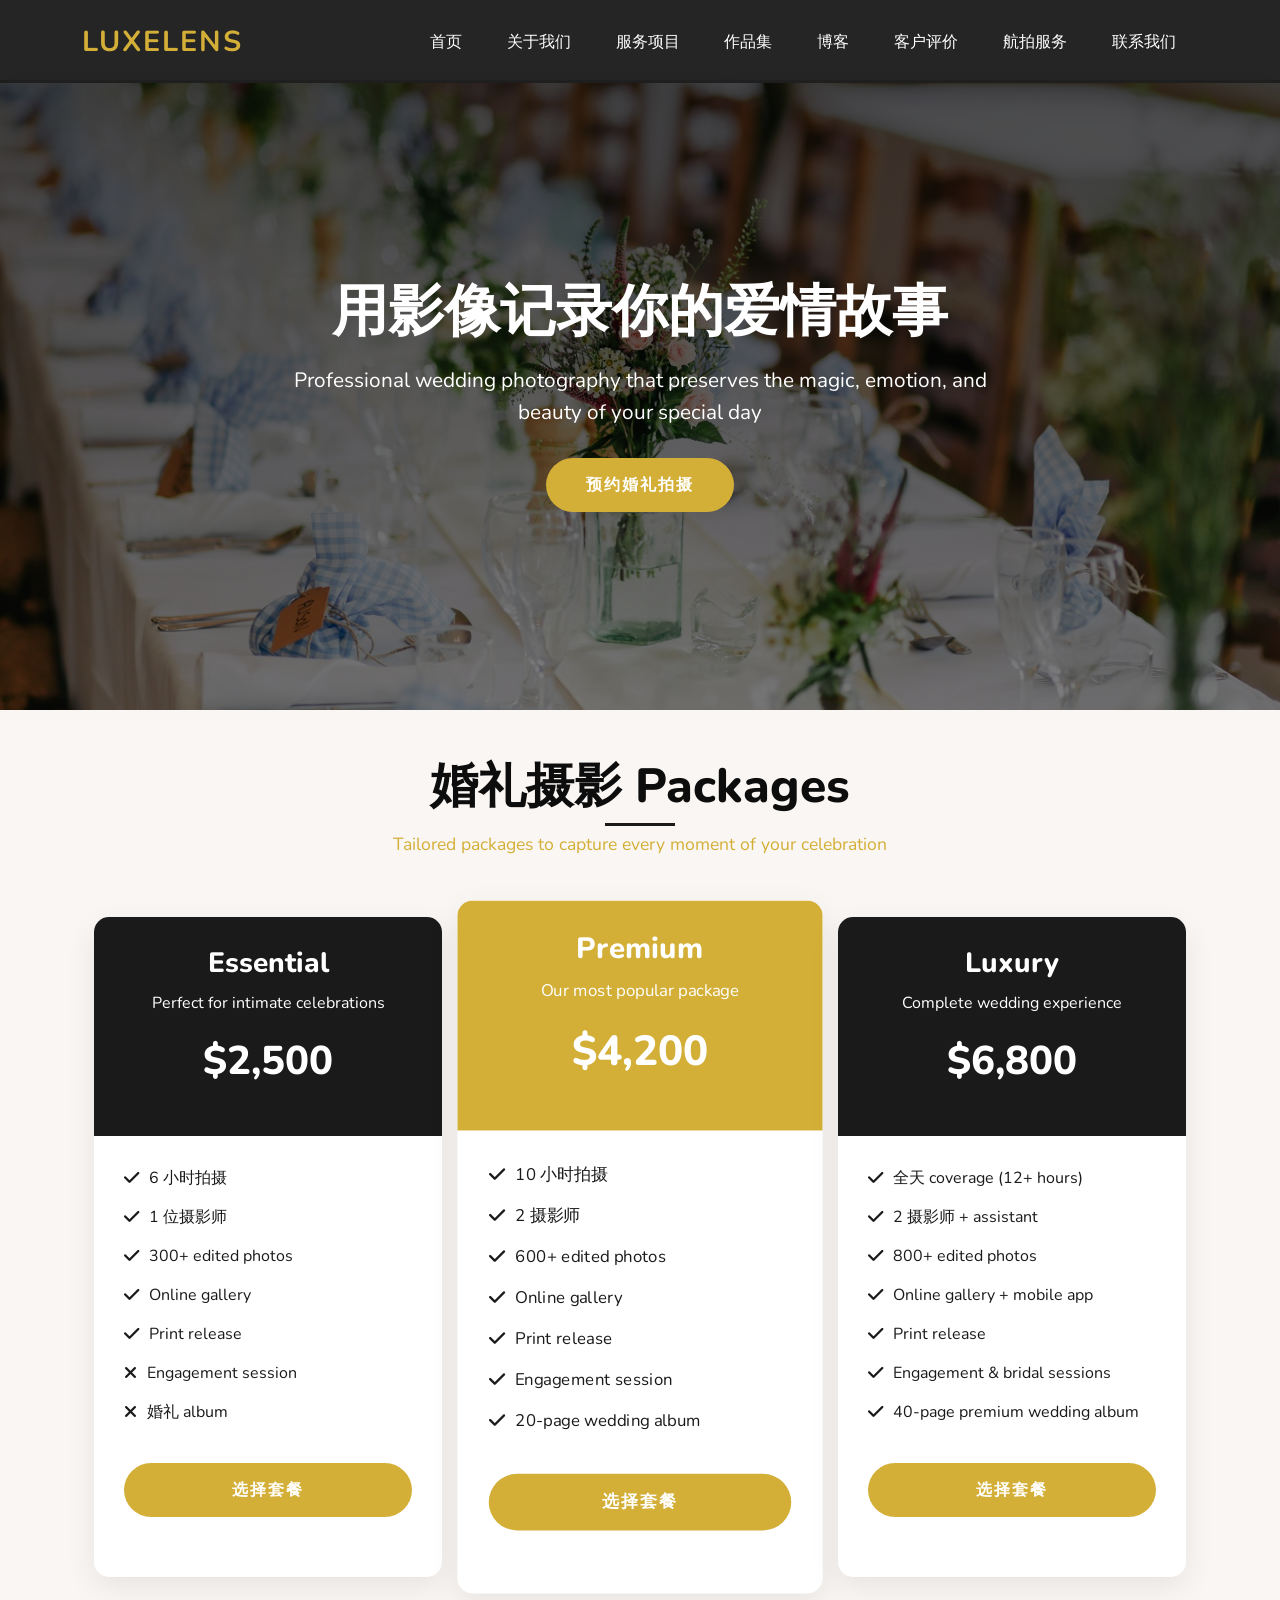
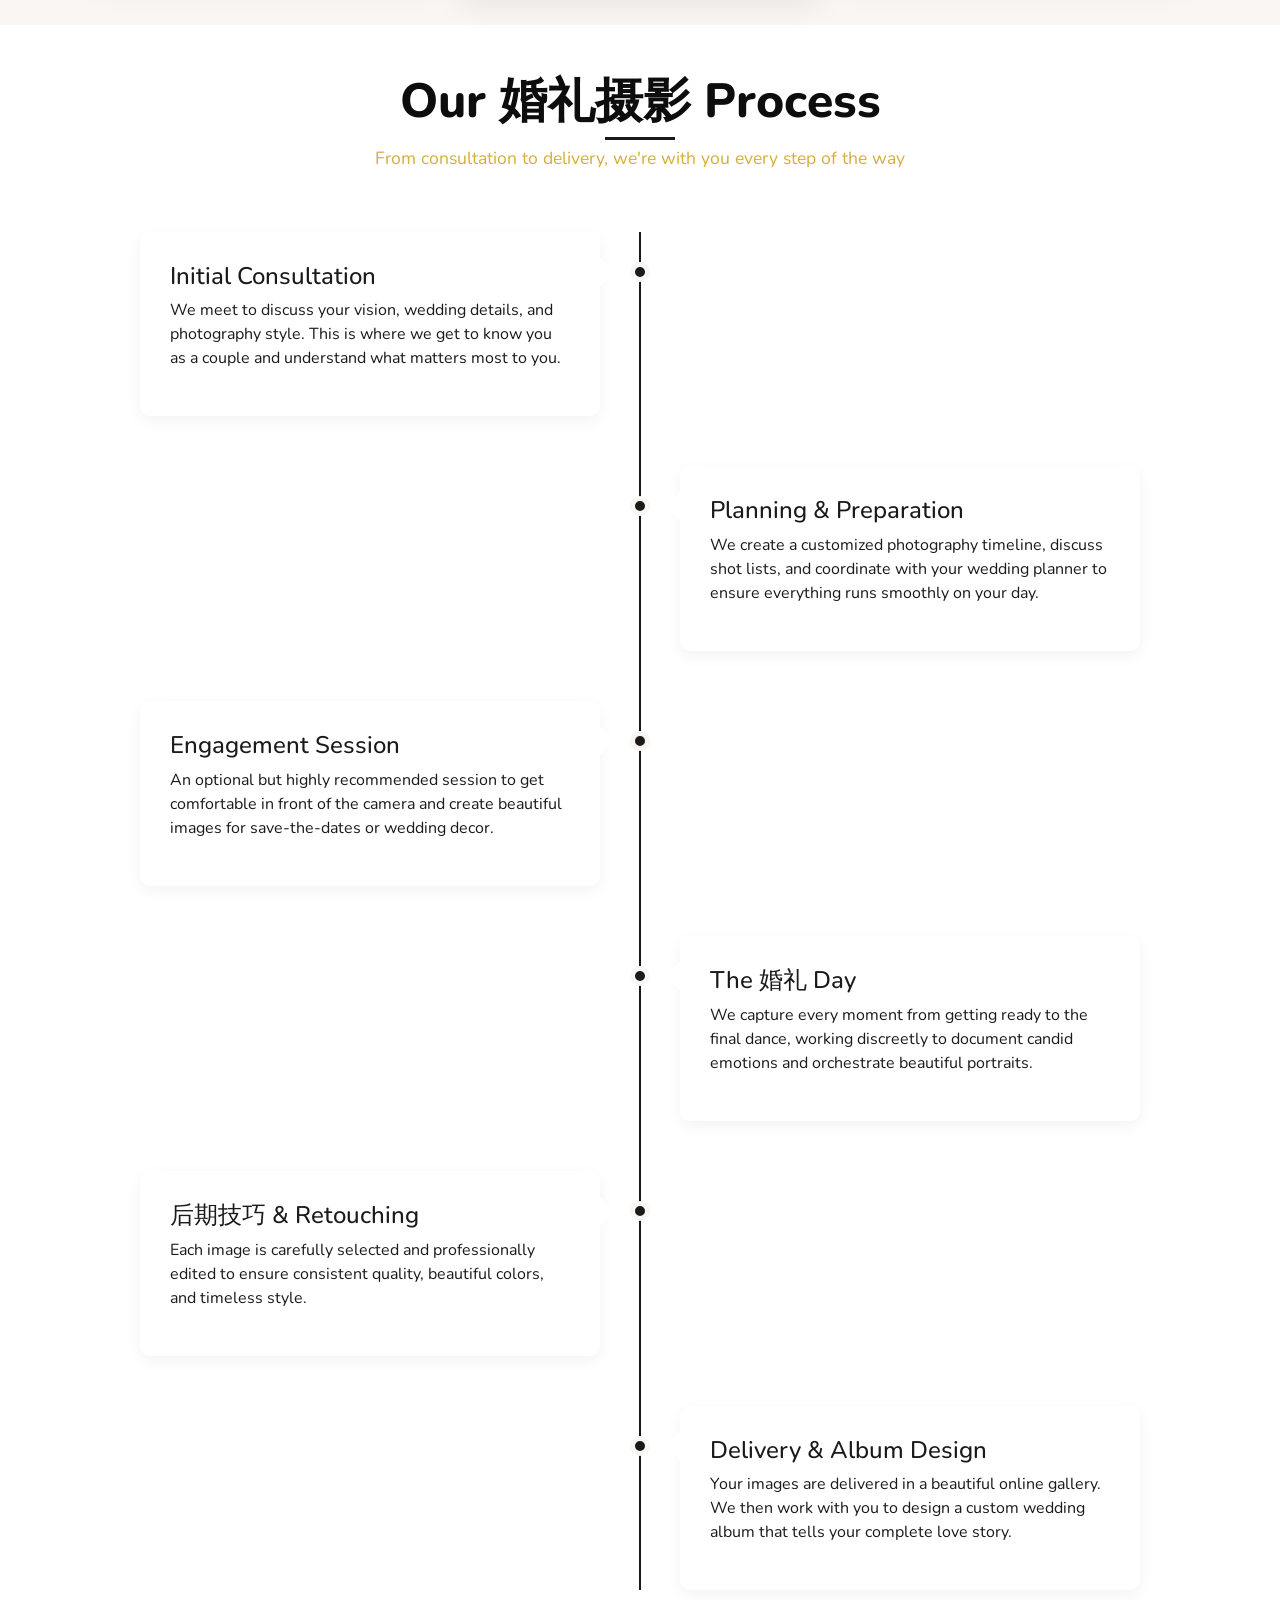
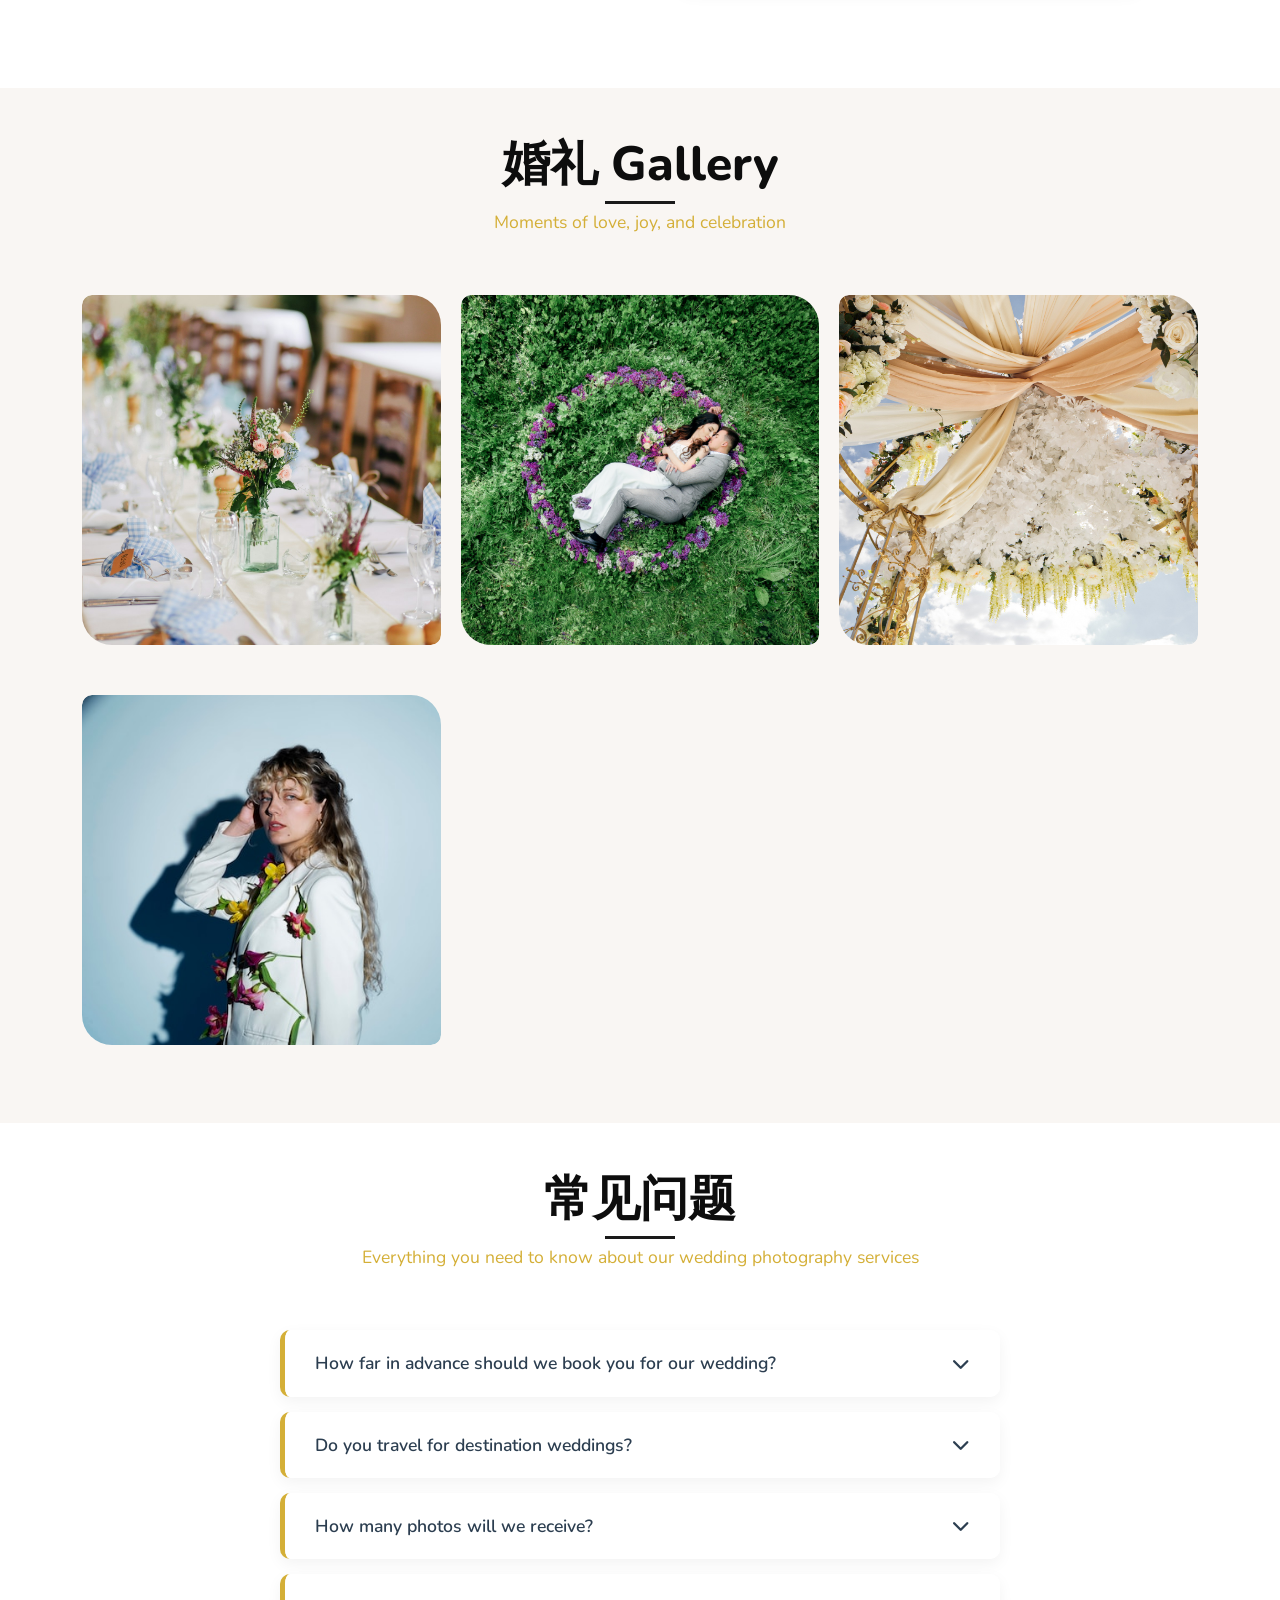
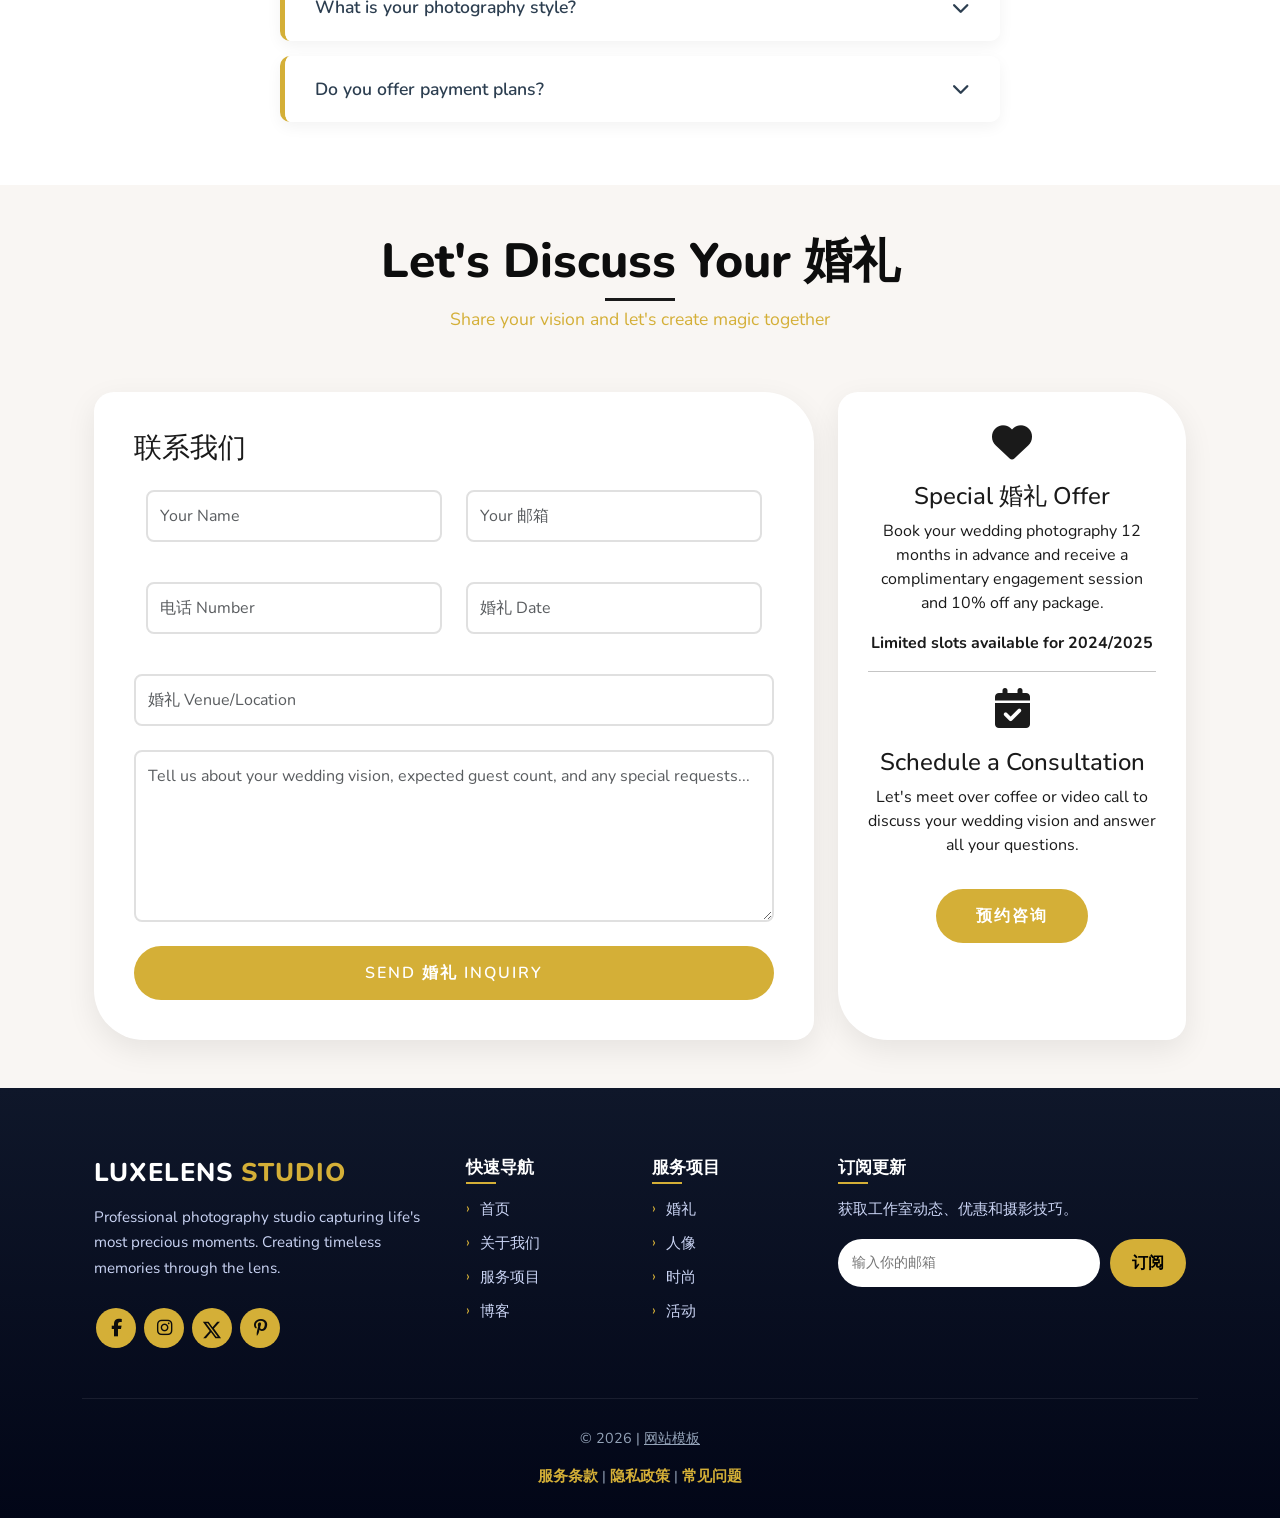
<file: wedding-photography.html>
<!DOCTYPE html>
<html lang="zh-CN">

<head>
    <meta charset="UTF-8">
    <meta name="viewport" content="width=device-width, initial-scale=1.0">
    <title>婚礼摄影 | LuxeLens Studio</title>
        <link rel="icon" href="assets/images/photo.png">
    <link href="assets/css/bootstrap.min.css" rel="stylesheet">
    <link href="https://cdn.bootcdn.net/ajax/libs/font-awesome/6.4.0/css/all.min.css" rel="stylesheet">
    <link href="assets/css/aos.css" rel="stylesheet">
    <link href="https://fonts.googleapis.com/css2?family=Nunito:wght@300;400;600;700;800&display=swap" rel="stylesheet">
    <link href="assets/css/style.css?v=20260923-article" rel="stylesheet">

</head>

<body>
    <!-- Navbar -->
    <nav class="navbar navbar-expand-lg navbar-dark fixed-top">
        <div class="container">
            <a class="navbar-brand" href="index.html">LUXELENS</a>
            <button class="navbar-toggler" type="button" data-bs-toggle="collapse" data-bs-target="#navbarNav">
                <span class="navbar-toggler-icon"></span>
            </button>
            <div class="collapse navbar-collapse" id="navbarNav">
                <ul class="navbar-nav ms-auto">
                    <li class="nav-item"><a class="nav-link" href="index.html">首页</a></li>
                    <li class="nav-item"><a class="nav-link" href="index.html#about">关于我们</a></li>
                    <li class="nav-item"><a class="nav-link" href="index.html#services">服务项目</a></li>
                    <li class="nav-item"><a class="nav-link" href="index.html#portfolio">作品集</a></li>
                    <li class="nav-item"><a class="nav-link" href="blog.html">博客</a></li>
                    <li class="nav-item"><a class="nav-link" href="index.html#testimonials">客户评价</a></li>
                    <li class="nav-item"><a class="nav-link" href="drone-service.html">航拍服务</a></li>
                    <li class="nav-item"><a class="nav-link" href="index.html#contact">联系我们</a></li>
                </ul>
            </div>
        </div>
    </nav>

    <!-- 婚礼 Hero Section -->
    <section class="hero-wedding">
        <div class="hero-wedding-content">
            <div class="container">
                <h1 data-aos="fade-up">用影像记录你的爱情故事</h1>
                <p data-aos="fade-up" data-aos-delay="200">Professional wedding photography that preserves the magic,
                    emotion, and beauty of your special day</p>
                <button class="btn btn-primary-custom" onclick="location.href='#contact'" data-aos="fade-up"
                    data-aos-delay="400">预约婚礼拍摄</button>
            </div>
        </div>
    </section>

    <!-- 婚礼 Packages -->
    <section id="packages" class="py-5" style="background-color: #f9f6f3;">
        <div class="container">
            <div class="section-title">
                <h2 data-aos="fade-up">婚礼摄影 Packages</h2>
                <p data-aos="fade-up" data-aos-delay="200">Tailored packages to capture every moment of your celebration
                </p>
            </div>
            <div class="row">
                <div class="col-lg-4" data-aos="fade-up" data-aos-delay="100">
                    <div class="package-card">
                        <div class="package-header">
                            <h3>Essential</h3>
                            <p>Perfect for intimate celebrations</p>
                            <div class="package-price">$2,500</div>
                        </div>
                        <div class="package-body">
                            <div class="package-feature"><i class="fas fa-check"></i> 6 小时拍摄</div>
                            <div class="package-feature"><i class="fas fa-check"></i> 1 位摄影师</div>
                            <div class="package-feature"><i class="fas fa-check"></i> 300+ edited photos</div>
                            <div class="package-feature"><i class="fas fa-check"></i> Online gallery</div>
                            <div class="package-feature"><i class="fas fa-check"></i> Print release</div>
                            <div class="package-feature"><i class="fas fa-times"></i> Engagement session</div>
                            <div class="package-feature"><i class="fas fa-times"></i> 婚礼 album</div>
                            <button class="btn btn-primary-custom w-100 mt-4">选择套餐</button>
                        </div>
                    </div>
                </div>
                <div class="col-lg-4" data-aos="fade-up" data-aos-delay="200">
                    <div class="package-card highlight-package">
                        <div class="package-header">
                            <h3>Premium</h3>
                            <p>Our most popular package</p>
                            <div class="package-price">$4,200</div>
                        </div>
                        <div class="package-body">
                            <div class="package-feature"><i class="fas fa-check"></i> 10 小时拍摄</div>
                            <div class="package-feature"><i class="fas fa-check"></i> 2 摄影师</div>
                            <div class="package-feature"><i class="fas fa-check"></i> 600+ edited photos</div>
                            <div class="package-feature"><i class="fas fa-check"></i> Online gallery</div>
                            <div class="package-feature"><i class="fas fa-check"></i> Print release</div>
                            <div class="package-feature"><i class="fas fa-check"></i> Engagement session</div>
                            <div class="package-feature"><i class="fas fa-check"></i> 20-page wedding album</div>
                            <button class="btn btn-primary-custom w-100 mt-4">选择套餐</button>
                        </div>
                    </div>
                </div>
                <div class="col-lg-4" data-aos="fade-up" data-aos-delay="300">
                    <div class="package-card">
                        <div class="package-header">
                            <h3>Luxury</h3>
                            <p>Complete wedding experience</p>
                            <div class="package-price">$6,800</div>
                        </div>
                        <div class="package-body">
                            <div class="package-feature"><i class="fas fa-check"></i> 全天 coverage (12+ hours)
                            </div>
                            <div class="package-feature"><i class="fas fa-check"></i> 2 摄影师 + assistant</div>
                            <div class="package-feature"><i class="fas fa-check"></i> 800+ edited photos</div>
                            <div class="package-feature"><i class="fas fa-check"></i> Online gallery + mobile app</div>
                            <div class="package-feature"><i class="fas fa-check"></i> Print release</div>
                            <div class="package-feature"><i class="fas fa-check"></i> Engagement & bridal sessions</div>
                            <div class="package-feature"><i class="fas fa-check"></i> 40-page premium wedding album
                            </div>
                            <button class="btn btn-primary-custom w-100 mt-4">选择套餐</button>
                        </div>
                    </div>
                </div>
            </div>
        </div>
    </section>

    <!-- 婚礼 Process Timeline -->
    <section id="process" class="py-5">
        <div class="container">
            <div class="section-title">
                <h2 data-aos="fade-up">Our 婚礼摄影 Process</h2>
                <p data-aos="fade-up" data-aos-delay="200">From consultation to delivery, we're with you every step of
                    the way</p>
            </div>
            <div class="timeline" data-aos="fade-up">
                <div class="timeline-item">
                    <div class="timeline-marker"></div>
                    <div class="timeline-content">
                        <h4>Initial Consultation</h4>
                        <p>We meet to discuss your vision, wedding details, and photography style. This is where we get
                            to know you as a couple and understand what matters most to you.</p>
                    </div>
                </div>
                <div class="timeline-item">
                    <div class="timeline-marker"></div>
                    <div class="timeline-content">
                        <h4>Planning & Preparation</h4>
                        <p>We create a customized photography timeline, discuss shot lists, and coordinate with your
                            wedding planner to ensure everything runs smoothly on your day.</p>
                    </div>
                </div>
                <div class="timeline-item">
                    <div class="timeline-marker"></div>
                    <div class="timeline-content">
                        <h4>Engagement Session</h4>
                        <p>An optional but highly recommended session to get comfortable in front of the camera and
                            create beautiful images for save-the-dates or wedding decor.</p>
                    </div>
                </div>
                <div class="timeline-item">
                    <div class="timeline-marker"></div>
                    <div class="timeline-content">
                        <h4>The 婚礼 Day</h4>
                        <p>We capture every moment from getting ready to the final dance, working discreetly to document
                            candid emotions and orchestrate beautiful portraits.</p>
                    </div>
                </div>
                <div class="timeline-item">
                    <div class="timeline-marker"></div>
                    <div class="timeline-content">
                        <h4>后期技巧 & Retouching</h4>
                        <p>Each image is carefully selected and professionally edited to ensure consistent quality,
                            beautiful colors, and timeless style.</p>
                    </div>
                </div>
                <div class="timeline-item">
                    <div class="timeline-marker"></div>
                    <div class="timeline-content">
                        <h4>Delivery & Album Design</h4>
                        <p>Your images are delivered in a beautiful online gallery. We then work with you to design a
                            custom wedding album that tells your complete love story.</p>
                    </div>
                </div>
            </div>
        </div>
    </section>

    <!-- 婚礼 Gallery -->
    <section id="gallery" class="py-5" style="background-color: #f9f6f3;">
        <div class="container">
            <div class="section-title">
                <h2 data-aos="fade-up">婚礼 Gallery</h2>
                <p data-aos="fade-up" data-aos-delay="200">Moments of love, joy, and celebration</p>
            </div>
            <div class="gallery-grid">
                <div class="gallery-item" data-aos="zoom-in">
                    <img src="assets/images/photo-1519225421980-715cb0215aed.jpeg"
                        alt="婚礼 Ceremony">
                    <div class="gallery-overlay">
                        <i class="fas fa-search-plus"></i>
                    </div>
                </div>
                <div class="gallery-item" data-aos="zoom-in" data-aos-delay="100">
                    <img src="assets/images/1250.jpg"
                        alt="Bride and Groom">
                    <div class="gallery-overlay">
                        <i class="fas fa-search-plus"></i>
                    </div>
                </div>
                <div class="gallery-item" data-aos="zoom-in" data-aos-delay="200">
                    <img src="assets/images/3714.jpg"
                        alt="婚礼 Details">
                    <div class="gallery-overlay">
                        <i class="fas fa-search-plus"></i>
                    </div>
                </div>
                <div class="gallery-item" data-aos="zoom-in" data-aos-delay="300">
                    <img src="assets/images/beautiful-blonde-woman-blue-light_23-2149478942.jpg"
                        alt="Reception">
                    <div class="gallery-overlay">
                        <i class="fas fa-search-plus"></i>
                    </div>
                </div>

            </div>
        </div>
    </section>

    <!-- FAQ Section -->
    <section id="faq" class="py-5">
        <div class="container">
            <div class="section-title">
                <h2 data-aos="fade-up">常见问题</h2>
                <p data-aos="fade-up" data-aos-delay="200">Everything you need to know about our wedding photography
                    services</p>
            </div>
            <div class="row">
                <div class="col-lg-8 mx-auto">
                    <div class="faq-item" data-aos="fade-up">
                        <div class="faq-question">
                            <span>How far in advance should we book you for our wedding?</span>
                            <i class="fas fa-chevron-down"></i>
                        </div>
                        <div class="faq-answer">
                            <p>We recommend booking 9-12 months in advance, especially for popular wedding seasons
                                (spring and fall). However, we sometimes have last-minute availability, so it's always
                                worth checking!</p>
                        </div>
                    </div>
                    <div class="faq-item" data-aos="fade-up" data-aos-delay="100">
                        <div class="faq-question">
                            <span>Do you travel for destination weddings?</span>
                            <i class="fas fa-chevron-down"></i>
                        </div>
                        <div class="faq-answer">
                            <p>Absolutely! We love destination weddings. Travel expenses are calculated separately based
                                on location. We've photographed weddings across the country and internationally.</p>
                        </div>
                    </div>
                    <div class="faq-item" data-aos="fade-up" data-aos-delay="200">
                        <div class="faq-question">
                            <span>How many photos will we receive?</span>
                            <i class="fas fa-chevron-down"></i>
                        </div>
                        <div class="faq-answer">
                            <p>For a typical 8-hour wedding, you'll receive 500-700 edited images. We focus on quality
                                over quantity, ensuring each photo is beautiful and meaningful.</p>
                        </div>
                    </div>
                    <div class="faq-item" data-aos="fade-up" data-aos-delay="300">
                        <div class="faq-question">
                            <span>What is your photography style?</span>
                            <i class="fas fa-chevron-down"></i>
                        </div>
                        <div class="faq-answer">
                            <p>Our style is a blend of photojournalistic storytelling and classic portraiture. We
                                capture candid moments as they unfold while also creating beautiful, timeless portraits.
                            </p>
                        </div>
                    </div>
                    <div class="faq-item" data-aos="fade-up" data-aos-delay="400">
                        <div class="faq-question">
                            <span>Do you offer payment plans?</span>
                            <i class="fas fa-chevron-down"></i>
                        </div>
                        <div class="faq-answer">
                            <p>Yes, we offer flexible payment plans. A 30% deposit secures your date, with the remaining
                                balance due 30 days before your wedding.</p>
                        </div>
                    </div>
                </div>
            </div>
        </div>
    </section>

    <!-- 联系我们 Section -->
    <section id="contact" class="py-5" style="background-color: #f9f6f3;">
        <div class="container">
            <div class="section-title">
                <h2 data-aos="fade-up">Let's Discuss Your 婚礼</h2>
                <p data-aos="fade-up" data-aos-delay="200">Share your vision and let's create magic together</p>
            </div>
            <div class="row">
                <div class="col-lg-8 mb-4 mb-lg-0" data-aos="fade-right">
                    <div class="contact-form"
                        style="background-color: white; padding: 40px; border-radius: 15px; box-shadow: 0 10px 30px rgba(0,0,0,0.08);">
                        <h3 class="mb-4">联系我们</h3>
                        <form id="wedding联系我们Form">
                            <div class="row">
                                <div class="col-md-6 mb-3">
                                    <input type="text" class="form-control" placeholder="Your Name" required>
                                </div>
                                <div class="col-md-6 mb-3">
                                    <input type="email" class="form-control" placeholder="Your 邮箱" required>
                                </div>
                            </div>
                            <div class="row">
                                <div class="col-md-6 mb-3">
                                    <input type="tel" class="form-control" placeholder="电话 Number">
                                </div>
                                <div class="col-md-6 mb-3">
                                    <input type="text" class="form-control" placeholder="婚礼 Date">
                                </div>
                            </div>
                            <div class="mb-3">
                                <input type="text" class="form-control" placeholder="婚礼 Venue/Location">
                            </div>
                            <div class="mb-3">
                                <textarea class="form-control" rows="6"
                                    placeholder="Tell us about your wedding vision, expected guest count, and any special requests..."
                                    required></textarea>
                            </div>
                            <button type="submit" class="btn btn-primary-custom w-100">Send 婚礼 Inquiry</button>
                        </form>
                    </div>
                </div>
                <div class="col-lg-4" data-aos="fade-left" data-aos-delay="200">
                    <div class="contact-info-card text-center">
                        <i class="fas fa-heart"></i>
                        <h4>Special 婚礼 Offer</h4>
                        <p>Book your wedding photography 12 months in advance and receive a complimentary engagement
                            session and 10% off any package.</p>
                        <p class="mt-3"><strong>Limited slots available for 2024/2025</strong></p>
                        <hr>    
                        <div class="text-center">
                            <i class="fas fa-calendar-check"></i>
                            <h4>Schedule a Consultation</h4>
                            <p>Let's meet over coffee or video call to discuss your wedding vision and answer all your
                                questions.</p>
                            <button class="btn btn-primary-custom mt-3">预约咨询</button>
                        </div>


                    </div>

                </div>
            </div>
        </div>
    </section>

    <!-- Footer -->
    <footer class="footer">
        <div class="container">
            <div class="row gy-4">
                <div class="col-lg-4" data-aos="fade-up">
                    <h4 class="footer-logo mb-3">LUXELENS <span>STUDIO</span></h4>
                    <p class="footer-text">
                        Professional photography studio capturing life's most precious moments.
                        Creating timeless memories through the lens.
                    </p>
                    <div class="social-links mt-4">
                        <a href="#"><i class="fab fa-facebook-f"></i></a>
                        <a href="#"><i class="fab fa-instagram"></i></a>
                        <a href="#" aria-label="X (Twitter)">
                            <svg width="20" height="20" viewBox="0 0 24 24" fill="currentColor">
                                <path
                                    d="M18.244 2H21.552L14.291 10.29L22.824 22H16.112L10.822 14.622L4.758 22H1.448L9.206 13.243L1 2H7.888L12.662 8.735L18.244 2ZM17.096 20H18.93L6.892 4H4.928L17.096 20Z" />
                            </svg>
                        </a>
                        <a href="#"><i class="fab fa-pinterest-p"></i></a>
                    </div>
                </div>
                <div class="col-lg-2 col-md-6" data-aos="fade-up" data-aos-delay="100">
                    <h5 class="footer-title">快速导航</h5>
                    <ul class="footer-links">
                        <li><a href="index.html">首页</a></li>
                        <li><a href="about.html">关于我们</a></li>
                        <li><a href="index.html#services">服务项目</a></li>
                        <li><a href="blog.html">博客</a></li>
                    </ul>
                </div>
                <div class="col-lg-2 col-md-6" data-aos="fade-up" data-aos-delay="200">
                    <h5 class="footer-title">服务项目</h5>
                    <ul class="footer-links">
                        <li><a href="wedding-photography.html">婚礼</a></li>
                        <li><a href="portrait-photography.html">人像</a></li>
                        <li><a href="fashion-photography.html">时尚</a></li>
                        <li><a href="event-photogrphy.html">活动</a></li>
                    </ul>
                </div>
                <div class="col-lg-4" data-aos="fade-up" data-aos-delay="300">
                    <h5 class="footer-title">订阅更新</h5>
                    <p class="footer-text">获取工作室动态、优惠和摄影技巧。</p>
                    <div class="newsletter">
                        <input type="email" id="subscribe-email" required="" placeholder="输入你的邮箱">
                        <button id="subscribe">订阅</button>
                    </div>
                </div>
            </div>
            <div class="copyright">
                <p>© 2026 | <a target="_blank" href="https://www.mobanwang.com/" title="网站模板" style="color:#94a3b8;">网站模板</a></p>
                <div class="copyright-links">
                    <a href="terms-condition.html">服务条款</a>
                    <span class="divider">|</span>
                    <a href="privacy-policy.html">隐私政策</a>
                    <span class="divider">|</span>
                    <a href="FAQs.html">常见问题</a>
                </div>
            </div>
        </div>
    </footer>

    <!-- Back to Top Button -->
   <div class="back-to-top" id="backToTop">
        <i class="fas fa-arrow-up"></i>
    </div>

    <!-- Scripts -->
    <script src="assets/js/bootstrap.bundle.min.js"></script>
    <script src="assets/js/aos.js"></script>
    <script src="assets/js/script.js?v=20260923-article"></script>
    <script>
        
        // FAQ functionality
        document.querySelectorAll('.faq-question').forEach(item => {
            item.addEventListener('click', () => {
                const answer = item.nextElementSibling;
                answer.classList.toggle('open');
                const icon = item.querySelector('i');
                icon.classList.toggle('fa-chevron-down');
                icon.classList.toggle('fa-chevron-up');
            });
        });

        // Form submission
        document.getElementById('wedding联系我们Form').addEventListener('submit', function (e) {
            e.preventDefault();
            alert('Thank you for your wedding inquiry! We will contact you within 24 hours to discuss your special day.');
            this.reset();
        });

        // Navbar scroll effect
        window.addEventListener('scroll', function () {
            const navbar = document.querySelector('.navbar');
            if (window.scrollY > 50) {
                navbar.style.padding = '10px 0';
                navbar.style.boxShadow = '0 5px 20px rgba(0,0,0,0.1)';
            } else {
                navbar.style.padding = '15px 0';
                navbar.style.boxShadow = 'none';
            }
        });
    </script>
</body>

</html>
</file>
<file: assets/css/style.css>
.nav-link.active,
.nav-link:hover,
.navbar-brand {
  color: var(--secondary) !important;
}

.hero,
.nav-link {
  position: relative;
}

.hero-slide,
.lightbox,
.nav-link.active::after,
.nav-link:hover::after {
  width: 100%;
}

.blog-meta i,
.fa-regular,
.far,
.post-date i,
.post-read-time i {
  margin-right: 5px;
}

.about-img,
.blog-card,
.gallery-item,
.hero,
.package-card,
.service-card {
  overflow: hidden;
}

#blogmore,
.blog-detail-hero,
.copyright,
.filter-buttons,
.hero-content,
.hero-fashion,
.hero-wedding,
.image-caption,
.lookbook-slide,
.package-header,
.section-title,
.social-links a,
.stat-box,
.testimonial-card {
  text-align: center;
}

.copyright-links a,
.footer-links a,
.nav-next a,
.nav-previous a,
.post-tags .tag,
.read-more,
.related-post-card .read-more,
.reply-link,
.share-btn {
  text-decoration: none;
}

:root {
  --primary: #1a1a1a;
  --secondary: #d4af37;
  --light: #f8f9fa;
  --dark: #0d0d0d;
  --light-color: #f9f6f3;
  --accent-color: #c89f9c;
}

* {
  margin: 0;
  padding: 0;
  box-sizing: border-box;
}

body {
  font-family: Nunito, sans-serif;
  color: var(--primary);
  overflow-x: hidden;
}

html {
  scroll-behavior: smooth;
}

.navbar {
  background: rgba(26, 26, 26, 0.95) !important;
  backdrop-filter: blur(10px);
  padding: 1rem 0;
  transition: 0.3s;
}

.navbar.scrolled {
  padding: 0.5rem 0;
  background: rgba(13, 13, 13, 0.98) !important;
}

.navbar-brand {
  font-size: 1.8rem;
  font-weight: 700;
  letter-spacing: 2px;
}

.nav-link {
  color: #fff !important;
  margin: 0 0.9rem;
  font-weight: 500;
  transition: color 0.3s;
}

.nav-link::after {
  content: "";
  position: absolute;
  bottom: -5px;
  left: 0;
  width: 0;
  height: 2px;
  background: var(--secondary);
  transition: width 0.3s;
}

.hero {
  height: 100vh;
}

.hero-slide {
  position: absolute;
  top: 0;
  left: 0;
  height: 100%;
  opacity: 0;
  transition: opacity 1.5s ease-in-out;
  background-size: cover;
  background-position: center;
}

.gallery-item:hover .gallery-overlay,
.hero-slide.active,
.product-gallery-item:hover .lightbox-control {
  opacity: 1;
}

.hero-slide:first-child {
  background: linear-gradient(rgba(0, 0, 0, 0.4), rgba(0, 0, 0, 0.4)),
    url("../images/personal-tree-walk.jpg");
}

.hero-slide:nth-child(2) {
  background: linear-gradient(rgba(0, 0, 0, 0.4), rgba(0, 0, 0, 0.4)),
    url("../images/personal-tree-sky.jpg");
}

.hero-slide:nth-child(3) {
  background: linear-gradient(rgba(0, 0, 0, 0.4), rgba(0, 0, 0, 0.4)),
    url("../images/personal-old-tree.jpg");
}

.hero-slide:first-child,
.hero-slide:nth-child(2),
.hero-slide:nth-child(3) {
  background-size: cover;
  background-position: center;
  background-repeat: no-repeat;
}

.hero-content {
  position: relative;
  z-index: 2;
  height: 100vh;
  display: flex;
  align-items: center;
  justify-content: center;
  color: #fff;
}

.hero h1 {
  font-size: 4rem;
  font-weight: 700;
  margin-bottom: 1rem;
  animation: 1s fadeInUp;
}

.hero p {
  font-size: 1.5rem;
  margin-bottom: 2rem;
  animation: 1.2s fadeInUp;
}

.btn-primary-custom {
  background: var(--secondary);
  color: #fff;
  padding: 15px 40px;
  border: none;
  font-weight: 600;
  text-transform: uppercase;
  letter-spacing: 2px;
  transition: 0.3s;
  animation: 1.4s fadeInUp;
  border-radius: 50px;
}

.blog-card .card-body,
.service-card .card-body,
.stat-box {
  padding: 1.4rem;
}

.btn-primary-custom:hover {
  background: #a78925;
  transform: translateY(-3px);
  box-shadow: 0 10px 30px rgba(212, 175, 55, 0.3);
}

.btn:hover,
.nav-next a:hover .nav-label,
.nav-previous a:hover .nav-label,
.studio-feature:hover i {
  color: #fff;
}

@keyframes fadeInUp {
  from {
    opacity: 0;
    transform: translateY(30px);
  }

  to {
    opacity: 1;
    transform: translateY(0);
  }
}

section {
  padding: 40px 0;
}

.section-title h2 {
  font-size: 3rem;
}

.section-title h2::after {
  content: "";
  position: absolute;
  bottom: -10px;
  left: 50%;
  transform: translateX(-50%);
  width: 80px;
  height: 3px;
  background: var(--secondary);
}

.about-img:hover img,
.highlight-package,
.product-type-card:hover .product-type-img img {
  transform: scale(1.05);
}

.section-title p {
  color: #666;
}

#about,
#contact,
#portfolio {
  background: var(--light);
}

.about-img {
  border-radius: 10px;
  box-shadow: 0 15px 40px rgba(0, 0, 0, 0.1);
}

.about-img img,
.commercial-service-img img,
.event-type-img img,
.fashion-service-img img,
.gallery-item img,
.portrait-category-img img,
.team-img img {
  width: 100%;
  height: 100%;
  object-fit: cover;
  transition: transform 0.5s;
}

.stat-box {
  background: #fff;
  border-radius: 20px 50px;
  box-shadow: 0 5px 20px rgba(0, 0, 0, 0.05);
  transition: transform 0.3s;
}

.blog-card,
.contact-form,
.service-card,
.testimonial-card {
  box-shadow: 0 10px 30px rgba(0, 0, 0, 0.1);
}

.equipment-card:hover,
.faq-card:hover,
.related-post-card:hover,
.stat-box:hover {
  transform: translateY(-10px);
}

.stat-box h3 {
  color: var(--secondary);
  font-size: 2.5rem;
  font-weight: 700;
}

.service-card {
  border: none;
  border-radius: 20px 50px;
  transition: 0.3s;
  height: 100%;
}

.blog-card:hover,
.service-card:hover {
  transform: translateY(-10px);
  box-shadow: 0 15px 40px rgba(0, 0, 0, 0.15);
}

.service-card img {
  height: 320px;
  object-fit: cover;
  transition: transform 0.5s;
}

.blog-card:hover img,
.commercial-service-card:hover .commercial-service-img img,
.event-type-card:hover .event-type-img img,
.fashion-service-card:hover .fashion-service-img img,
.gallery-item:hover img,
.portrait-category-card:hover .portrait-category-img img,
.product-gallery-item:hover img,
.service-card:hover img,
.team-card:hover .team-img img {
  transform: scale(1.1);
}

.price-tag {
  background: #000;
  color: #fff;
  padding: 8px 15px;
  border-radius: 25px;
  font-weight: 700;
  display: inline-block;
  
}

.filter-buttons {
  margin-bottom: 3rem;
}

.filter-btn {
  background: 0 0;
  border: 2px solid var(--primary);
  color: var(--primary);
  padding: 10px 30px;
  margin: 5px;
  border-radius: 25px;
  cursor: pointer;
  transition: 0.3s;
  font-weight: 600;
}

.filter-btn.active,
.filter-btn:hover {
  background: var(--secondary);
  border-color: var(--secondary);
  color: #fff;
}

.gallery-item {
  margin-bottom: 30px;
  cursor: pointer;
}

.gallery-item img {
  object-fit: cover;
  border-radius: 10px 30px;
}

.gallery-overlay {
  background: rgba(212, 175, 55, 0.9);
  display: flex;
  align-items: center;
  justify-content: center;
}

.lightbox {
  display: none;
  position: fixed;
  z-index: 9999;
  top: 0;
  left: 0;
  height: 100%;
  background: rgba(0, 0, 0, 0.95);
}

.client-logo,
.lightbox.active {
  display: flex;
  align-items: center;
  justify-content: center;
}

.lightbox img {
  max-width: 90%;
  max-height: 90%;
  object-fit: contain;
}

.lightbox-close {
  position: absolute;
  top: 20px;
  right: 40px;
  font-size: 3rem;
  color: #fff;
  cursor: pointer;
  z-index: 10000;
  transition: color 0.3s;
}

.blog-meta i,
.equipment-card i,
.footer-logo span,
.lightbox-close:hover,
.stars {
  color: var(--secondary);
}

.testimonial-card {
  background: #fff;
  padding: 3rem;
  border-radius: 20px 50px;
  margin-bottom: 30px;
  margin-top: 20px;
}

.testimonial-card img {
  width: 80px;
  height: 80px;
  border-radius: 50%;
  object-fit: cover;
  margin-bottom: 1.5rem;
  border: 3px solid var(--secondary);
}

.stars {
  margin-bottom: 1rem;
}

#blog {
  background: #fff;
}

.blog-card {
  border: none;
  border-radius: 20px 50px;
  transition: 0.3s;
  height: 100%;
  margin-bottom: 30px;
}

.blog-card img {
  height: 250px;
  object-fit: cover;
  transition: transform 0.5s;
  width: 100%;
}

.blog-meta {
  display: flex;
  align-items: center;
  gap: 20px;
  margin-bottom: 1rem;
  color: #666;
  font-size: 0.9rem;
}

.blog-category {
  background: var(--secondary);
  color: #fff;
  padding: 5px 15px;
  border-radius: 20px;
  font-size: 0.8rem;
  font-weight: 600;
  display: inline-block;
  margin-bottom: 1rem;
}

.blog-card h4 {
  margin-bottom: 1rem;
  font-weight: 700;
  line-height: 1.4;
}

.blog-card p {
  color: #666;
  margin-bottom: 1.5rem;
}

.read-more {
  color: var(--secondary);
  font-weight: 600;
  display: inline-flex;
  align-items: center;
  gap: 8px;
  transition: 0.3s;
}

.read-more:hover {
  color: var(--primary);
  gap: 12px;
}

.contact-form {
  background: #fff;
  padding: 3rem;
  border-radius: 20px 50px !important;
}

.form-control {
  border: 2px solid #e0e0e0;
  padding: 12px;
  border-radius: 8px;
  transition: border-color 0.3s;
  margin-bottom: 1.5rem;
}

.form-control:focus {
  border-color: var(--secondary);
  box-shadow: 0 0 0 0.2rem rgba(212, 175, 55, 0.25);
}

.contact-info {
  background: linear-gradient(145deg, var(--primary), #1f2933);
  color: #fff;
  padding: 2rem;
  border-radius: 20px 50px;
  height: 100%;
  box-shadow: 0 15px 40px rgba(0, 0, 0, 0.25);
}

.icon-box,
.social-links a {
  background: rgba(255, 255, 255, 0.15);
  width: 40px;
  height: 40px;
}

.contact-info h3 {
  font-weight: 700;
  letter-spacing: 0.5px;
}

.info-item {
  display: flex;
  gap: 18px;
  margin-bottom: 1.8rem;
  align-items: flex-start;
}

.icon-box {
  border-radius: 12px;
  display: flex;
  align-items: center;
  justify-content: center;
  flex-shrink: 0;
}

.icon-box i {
  font-size: 1.3rem;
  color: #fff;
}

.info-item h5 {
  margin-bottom: 4px;
  font-size: 1rem;
  font-weight: 600;
}

.info-item p {
  margin: 0;
  font-size: 0.95rem;
  opacity: 0.9;
}

.social-links a {
  align-items: center;
  justify-content: center;
  color: #fff;
  font-size: 1.1rem;
  display: inline-block;
  line-height: 40px;
  border-radius: 50%;
  background: var(--secondary);
  color: var(--dark);
  margin: 2px;
  transition: 0.3s;
}

.social-links a:hover {
  color: var(--primary);
  transform: translateY(-6px) scale(1.05);
  transform: translateY(-5px);
  background: #fff;
}

.footer {
  background: linear-gradient(180deg, #0f172a, #020617);
}

.footer-logo {
  font-size: 1.6rem;
  font-weight: 800;
  letter-spacing: 1px;
}

.footer-title {
  font-size: 1.05rem;
  font-weight: 600;
  margin-bottom: 1.2rem;
  position: relative;
}

.footer-links a,
.footer-text {
  color: #cbd5f5;
  font-size: 0.95rem;
}

.footer-title::after {
  content: "";
  width: 30px;
  height: 2px;
  background: var(--secondary);
  position: absolute;
  left: 0;
  bottom: -6px;
}

.footer-text {
  line-height: 1.7;
}

.categories-list,
.footer-links,
.popular-posts {
  list-style: none;
  padding: 0;
}

.blog-content li,
.comment-content p,
.footer-links li {
  margin-bottom: 10px;
}

.footer-links a {
  position: relative;
  padding-left: 14px;
  transition: 0.3s;
}

.footer-links a::before {
  content: "›";
  position: absolute;
  left: 0;
  color: var(--secondary);
}

.footer-links a:hover {
  color: #fff;
  transform: translateX(6px);
}

.newsletter {
  display: flex;
  gap: 10px;
  margin-top: 1rem;
}

.carousel-control-prev-icon {
  background-image: url("data:image/svg+xml,%3csvg xmlns='http://www.w3.org/2000/svg' viewBox='0 0 16 16' fill='%23000'%3e%3cpath d='M11.354 1.646a.5.5 0 0 1 0 .708L5.707 8l5.647 5.646a.5.5 0 0 1-.708.708l-6-6a.5.5 0 0 1 0-.708l6-6a.5.5 0 0 1 .708 0z'/%3e%3c/svg%3e");
}

.carousel-control-next-icon {
  background-image: url("data:image/svg+xml,%3csvg xmlns='http://www.w3.org/2000/svg' viewBox='0 0 16 16' fill='%23000'%3e%3cpath d='M4.646 1.646a.5.5 0 0 1 .708 0l6 6a.5.5 0 0 1 0 .708l-6 6a.5.5 0 0 1-.708-.708L10.293 8 4.646 2.354a.5.5 0 0 1 0-.708z'/%3e%3c/svg%3e");
}

.newsletter input {
  flex: 1;
  padding: 12px 14px;
  border-radius: 30px;
  border: none;
  outline: 0;
  font-size: 0.9rem;
}

.newsletter button {
  padding: 12px 22px;
  border-radius: 30px;
  border: none;
  background: var(--secondary);
  color: #000;
  font-weight: 600;
  transition: 0.3s;
}

.newsletter button:hover {
  background: #fff;
  transform: translateY(-2px);
}

.copyright {
  margin-top: 3rem;
  padding-top: 1.8rem;
  border-top: 1px solid rgba(255, 255, 255, 0.08);
  font-size: 0.9rem;
  color: #94a3b8;
}

.back-to-top {
  background: var(--secondary);
  display: flex;
  align-items: center;
  justify-content: center;
}

.hero-wedding,
.loader {
  align-items: center;
  display: flex;
}

.back-to-top.show,
.back-to-top.visible {
  opacity: 1;
  visibility: visible;
}

.back-to-top:hover {
  transform: translateY(-5px);
}

.servicemore {
  padding: 8px 15px;
 
  
}

.copyright-links a {
  color: var(--secondary);
  font-weight: 600;
  font-size: 0.95rem;
  transition: 0.3s;
}

.loader {
  position: fixed;
  top: 0;
  left: 0;
  width: 100%;
  height: 100%;
  background: var(--dark);
  justify-content: center;
  z-index: 99999;
  transition: opacity 0.5s;
  animation: loaderFailsafe 0.01s 4s forwards;
}

.loader.hidden {
  opacity: 0;
  visibility: hidden;
  pointer-events: none;
}

.spinner {
  width: 60px;
  height: 60px;
  border: 5px solid rgba(212, 175, 55, 0.3);
  border-top-color: var(--secondary);
  border-radius: 50%;
  animation: 1s linear infinite spin;
}

@keyframes loaderFailsafe {
  to {
    opacity: 0;
    visibility: hidden;
    pointer-events: none;
  }
}

@keyframes spin {
  to {
    transform: rotate(360deg);
  }
}

.hero-wedding {
  height: 70vh;
  background: linear-gradient(rgba(0, 0, 0, 0.7), rgba(0, 0, 0, 0.5)) center/cover,
    url("../images/photo-1519225421980-715cb0215aed.jpeg") center/cover;
  justify-content: center;
  color: #fff;
  margin-top: 80px;
  position: relative;
}

.hero-wedding-content h1 {
  font-size: 3.5rem;
  font-weight: 800;
  margin-bottom: 20px;
}

.hero-wedding-content p {
  font-size: 1.3rem;
  margin-bottom: 30px;
  max-width: 700px;
  margin-left: auto;
  margin-right: auto;
}

.section-title {
  margin-bottom: 60px;
}

.section-title h2 {
  font-weight: 800;
  color: var(--dark);
  margin-bottom: 15px;
  position: relative;
  display: inline-block;
}

.section-title h2:after {
  content: "";
  position: absolute;
  width: 70px;
  height: 3px;
  background-color: var(--primary);
  bottom: -10px;
  left: 50%;
  transform: translateX(-50%);
}

.section-title p {
  color: var(--secondary);
  font-size: 1.1rem;
}

.package-card {
  background-color: #fff;
  border-radius: 15px;
  box-shadow: 0 10px 30px rgba(0, 0, 0, 0.08);
  transition: 0.3s;
  height: 100%;
  margin-bottom: 30px;
}

.commercial-service-card:hover,
.event-type-card:hover,
.fashion-service-card:hover,
.package-card:hover,
.portrait-category-card:hover,
.product-type-card:hover,
.team-card:hover {
  transform: translateY(-10px);
  box-shadow: 0 15px 35px rgba(0, 0, 0, 0.15);
}
.service-footer {
    display: flex;
    align-items: center;
    justify-content: space-between;
    gap: 10px;
    margin-top: 15px;
    flex-wrap: wrap; /* important for small screens */
}
/* Mobile optimization */
@media (max-width: 576px) {
    .service-footer {
        flex-direction: row;
    }

    .servicemore {
        padding: 6px 16px;
        font-size: 13px;
        
    }
}

.package-header {
  background-color: var(--primary);
  color: #fff;
  padding: 30px 20px;
}

.package-header h3 {
  font-weight: 800;
  margin-bottom: 10px;
}

.package-price {
  font-size: 2.5rem;
  font-weight: 800;
  margin: 15px 0;
}

.package-body,
.post-content {
  padding: 30px;
}

.milestone-content{    margin-left: 5%;}

.package-feature {
  display: flex;
  align-items: center;
  margin-bottom: 15px;
}

.package-feature i {
  color: var(--primary);
  margin-right: 10px;
  font-size: 1.1rem;
}

.highlight-package .package-header {
  background-color: var(--secondary);
}

.highlight-package {
  z-index: 1;
  position: relative;
}

@media (max-width: 991px) {
  .highlight-package {
    transform: scale(1);
  }
  .blog-card .card-body, .service-card .card-body, .stat-box{padding: 1rem;}
}

.lookbook-slider,
.timeline {
  position: relative;
  max-width: 1000px;
  margin: 0 auto;
}

.timeline:before {
  content: "";
  position: absolute;
  left: 50%;
  transform: translateX(-50%);
  width: 2px;
  height: 100%;
  background-color: var(--primary);
}

.timeline-item {
  margin-bottom: 50px;
  position: relative;
  width: 50%;
  padding-right: 40px;
}

.timeline-item:nth-child(2n) {
  margin-left: 50%;
  padding-right: 0;
  padding-left: 40px;
}

.timeline-content {
  background-color: #fff;
  padding: 30px;
  border-radius: 10px;
  box-shadow: 0 5px 15px rgba(0, 0, 0, 0.05);
  position: relative;
}

.timeline-content:after,
.timeline-marker {
  position: absolute;
  top: 30px;
  width: 20px;
  height: 20px;
}

.timeline-content:after {
  content: "";
  background-color: #fff;
  transform: rotate(45deg);
}

.timeline-item:nth-child(odd) .timeline-content:after,
.timeline-item:nth-child(odd) .timeline-marker {
  right: -10px;
}

.timeline-item:nth-child(2n) .timeline-content:after,
.timeline-item:nth-child(2n) .timeline-marker {
  left: -10px;
}

.timeline-marker {
  border-radius: 50%;
  background-color: var(--primary);
  border: 5px solid var(--light-color);
  z-index: 1;
}

.faq-question {
  background-color: #fff;
  display: flex;
  justify-content: space-between;
  align-items: center;
}

.faq-answer {
  background-color: #f9f9f9;
}

.faq-answer.open {
  padding: 20px;
  max-height: 500px;
}

.footer {
  background-color: var(--dark);
  color: #fff;
  padding: 70px 0 30px;
}

.back-to-top {
  position: fixed;
  bottom: 30px;
  right: 30px;
  width: 50px;
  height: 50px;
  background-color: var(--secondary);
  color: #fff;
  border-radius: 50%;
  display: flex;
  align-items: center;
  justify-content: center;
  cursor: pointer;
  opacity: 0;
  visibility: hidden;
  transition: 0.3s;
  z-index: 1000;
}

.gallery-grid,
.product-gallery-grid {
  display: grid;
  grid-template-columns: repeat(auto-fill, minmax(300px, 1fr));
  gap: 20px;
  margin-top: 40px;
}

.gallery-overlay,
.hero-fashion {
  display: flex;
  align-items: center;
}

.gallery-item {
  border-radius: 10px;
  height: 350px;
  position: relative;
}

.gallery-overlay {
  position: absolute;
  top: 0;
  left: 0;
  width: 100%;
  height: 100%;
  background-color: rgba(230, 178, 169, 0.8);
  justify-content: center;
  opacity: 0;
  transition: opacity 0.3s;
}

.gallery-overlay i {
  color: #fff;
  font-size: 2rem;
}

.before-after-slider span{padding: 20px;}

.contact-info-card {
  background-color: #fff;
  border-radius: 20px 50px;
  padding: 30px;
  box-shadow: 0 10px 30px rgba(0, 0, 0, 0.08);
  height: 100%;
  margin-bottom: 30px;
}

.contact-info-card i {
  font-size: 2.5rem;
  color: var(--primary);
  margin-bottom: 20px;
}

.drone-hero .hero-slide {
  background-size: cover;
  background-position: center;
}

.drone-slide-1 {
  background-image: linear-gradient(rgba(0, 0, 0, 0.7), rgba(0, 0, 0, 0.7)),
    url("../images/photo-1473968512647-3e447244af8f.jpeg");
}

.drone-slide-2 {
  background-image: linear-gradient(rgba(0, 0, 0, 0.7), rgba(0, 0, 0, 0.7)),
    url("../images/dronephoto.png");
}

.drone-slide-3 {
  background-image: linear-gradient(rgba(0, 0, 0, 0.7), rgba(0, 0, 0, 0.7)),
    url("../images/photo-1470225620780-dba8ba36b745.jpeg");
}

#blogmore {
  margin-top: 3%;
}

.equipment-card {
  background: #fff;
  padding: 30px 20px;
  border-radius: 120px 50px;
  box-shadow: 0 5px 15px rgba(0, 0, 0, 0.05);
  transition: transform 0.3s;
  height: 100%;
}

.equipment-card h5 {
  color: #2c3e50;
  margin-bottom: 15px;
}

.equipment-card p {
  color: #7f8c8d;
  font-size: 0.9rem;
  line-height: 1.5;
}

.hero-fashion {
  height: 70vh;
  background: linear-gradient(rgba(0, 0, 0, 0.8), rgba(0, 0, 0, 0.6)) center/cover,
    url("../images/hero-fashion.jpeg") center/cover;
  justify-content: center;
  color: #fff;
  margin-top: 80px;
  position: relative;
}

.commercial-service-card,
.fashion-service-card,
.product-type-card {
  background: #fff;
  border-radius: 15px;
  overflow: hidden;
  box-shadow: 0 10px 30px rgba(0, 0, 0, 0.08);
  transition: 0.3s;
  height: auto;
  margin-bottom: 30px;
  position: relative;
}

.faq-item,
.related-post-card {
  box-shadow: 0 5px 15px rgba(0, 0, 0, 0.05);
  overflow: hidden;
}

.fashion-service-img {
  height: 250px;
  overflow: hidden;
}

.commercial-service-content,
.event-type-content,
.fashion-service-content,
.portrait-category-content,
.product-type-content {
  padding: 25px;
}

.service-badge {
  position: absolute;
  top: 15px;
  right: 15px;
  background: var(--primary);
  color: #fff;
  padding: 5px 15px;
  border-radius: 20px;
  font-size: 0.8rem;
  font-weight: 600;
}

.moodboard-grid {
  display: grid;
  grid-template-columns: repeat(4, 1fr);
  gap: 15px;
  margin-top: 30px;
}

.moodboard-item {
  border-radius: 10px;
  overflow: hidden;
  height: 200px;
  position: relative;
}

.author-img img,
.author-img-large img,
.comment-avatar img,
.moodboard-item img,
.popular-post-img img {
  width: 100%;
  height: 100%;
  object-fit: cover;
}

.moodboard-item:first-child {
  grid-column: span 2;
  height: 250px;
}

.moodboard-item:nth-child(4) {
  grid-column: span 2;
}

.client-logo-grid {
  display: grid;
  grid-template-columns: repeat(auto-fit, minmax(150px, 1fr));
  gap: 30px;
  align-items: center;
  justify-items: center;
  margin-top: 40px;
}

.fashion-lookbook {
  background: linear-gradient(135deg, #1a1a1a 0, #2c2c2c 100%);
  padding: 80px 0;
  border-radius: 20px;
  margin: 60px 0;
  color: #fff;
  width: 90%;
  margin: auto;
}

.lookbook-slide {
  display: none;
}

.lookbook-slide.active {
  display: block;
}

.lookbook-slide img {
  width: 100%;
  max-height: 500px;
  object-fit: cover;
  border-radius: 10px;
  box-shadow: 0 20px 40px rgba(0, 0, 0, 0.3);
}

.lookbook-controls {
  display: flex;
  justify-content: center;
  gap: 10px;
  margin-top: 30px;
}

.lookbook-dot {
  width: 12px;
  height: 12px;
  border-radius: 50%;
  background: rgba(255, 255, 255, 0.3);
  cursor: pointer;
  transition: 0.3s;
}

.lookbook-dot.active {
  background: var(--primary);
  transform: scale(1.3);
}

.testimonial-fashion {
  background: linear-gradient(135deg, var(--light-color) 0, #e8e4e0 100%);
  padding: 60px 40px;
  border-radius: 20px;
  margin: 50px 0;
  position: relative;
}

.production-step,
.production-timeline,
.turnaround-step {
  padding-left: 30px;
  position: relative;

}

.testimonial-fashion:before {
  content: '"';
  position: absolute;
  top: -30px;
  left: 50%;
  transform: translateX(-50%);
  font-size: 120px;
  color: var(--primary);
  font-family: serif;
  opacity: 0.1;
}

.production-timeline:before,
.turnaround-timeline:before {
  content: "";
  position: absolute;
  left: 0;
  top: 0;
  height: 100%;
  width: 2px;
  background: var(--primary);
}

.production-step,
.turnaround-step {
  margin-bottom: 40px;

}

.production-step:before,
.turnaround-step:before {
  content: "";
  position: absolute;
  left: -36px;
  top: 5px;
  width: 20px;
  height: 20px;
  border-radius: 50%;
  background: #fff;
  border: 4px solid var(--primary);
}

.production-step h5,
.turnaround-step h5 {
  color: var(--primary);
  margin-bottom: 5px;
}

.blog-detail-hero {
  background: linear-gradient(135deg,
      rgba(52, 152, 219, 0.85),
      rgba(41, 128, 185, 0.85)) center/cover,
    url("../images/photo-1554048612-b6a482bc67e5.jpeg") center/cover;
  color: #fff;
  padding: 150px 0 100px;
  margin-top: 80px;
}

.blog-detail-hero h1 {
  font-size: 3rem;
  font-weight: 800;
  margin-bottom: 20px;
  line-height: 1.3;
  text-shadow: 2px 2px 4px rgba(0, 0, 0, 0.3);
  max-width: 800px;
  margin-left: auto;
  margin-right: auto;
}

.post-meta-large {
  display: flex;
  justify-content: center;
  align-items: center;
  flex-wrap: wrap;
  gap: 20px;
  margin-bottom: 30px;
  font-size: 1rem;
}

.post-meta-large span {
  display: flex;
  align-items: center;
  gap: 8px;
  background: rgba(255, 255, 255, 0.15);
  padding: 8px 20px;
  border-radius: 30px;
  backdrop-filter: blur(10px);
}

.post-meta-large i {
  font-size: 1rem;
}

.blog-content-container {
  max-width: 1300px;
  margin: 0 auto;
  padding: 60px 20px;
}

.blog-content {
  font-size: 1.1rem;
  line-height: 1.8;
  color: #333;
}

.image-caption,
.nav-label {
  font-size: 0.9rem;
  color: #7f8c8d;
}

.blog-content h2 {
  font-size: 2rem;
  margin: 40px 0 20px;
  color: #2c3e50;
  border-bottom: 3px solid #d4af37;
  padding-bottom: 10px;
}

.blog-content h3 {
  font-size: 1.6rem;
  margin: 30px 0 15px;
  color: #2c3e50;
}

.blog-content p {
  margin-bottom: 25px;
}

.blog-content blockquote {
  border-left: 4px solid #d4af37;
  margin: 40px 0;
  font-style: italic;
  font-size: 1.3rem;
  color: #5d6d7e;
  background: #f8f9fa;
  padding: 30px;
  border-radius: 0 10px 10px 0;
}

.blog-content blockquote:before {
  content: '"';
  font-size: 4rem;
  color: #d4af37;
  opacity: 0.3;
  position: absolute;
  left: 10px;
  top: -10px;
}

.blog-content ol,
.blog-content ul {
  margin-bottom: 25px;
  padding-left: 20px;
}

.blog-content img {
  width: 100%;
  height: auto;
  border-radius: 10px;
  margin: 30px 0;
  box-shadow: 0 10px 30px rgba(0, 0, 0, 0.1);
}

.image-caption {
  font-style: italic;
  margin-top: -20px;
  margin-bottom: 30px;
}

.content-image-left,
.content-image-right {
  margin: 30px 0;
}

.content-image-left img,
.content-image-right img {
  width: 100%;
  border-radius: 10px;
  box-shadow: 0 10px 30px rgba(0, 0, 0, 0.1);
}

@media (min-width: 768px) {

  .content-image-left,
  .content-image-right {
    display: flex;
    align-items: center;
    gap: 30px;
  }

  .content-image-left .image-wrapper,
  .content-image-left .text-wrapper,
  .content-image-right .image-wrapper,
  .content-image-right .text-wrapper {
    flex: 0 0 50%;
  }
}

.tips-box {
  background: linear-gradient(135deg, #e3f2fd, #f3e5f5);
  border-left: 5px solid #d4af37;
  padding: 25px;
  margin: 40px 0;
  border-radius: 10px;
}

.author-card,
.related-posts {
  background: #f8f9fa;
}

.post-navigation,
.post-tags {
  padding-top: 40px;
  display: flex;
  border-top: 1px solid #eee;
}

.tips-box h4 {
  color: #2c3e50;
  margin-bottom: 15px;
  display: flex;
  align-items: center;
  gap: 10px;
}

.categories-list a:hover,
.tips-box h4 i {
  color: #d4af37;
}

.author-card {
  padding: 40px;
  border-radius: 15px;
  margin: 60px 0;
  display: flex;
  align-items: center;
  gap: 30px;
}

.author-img-large {
  width: 120px;
  height: 120px;
  border-radius: 50%;
  overflow: hidden;
  flex-shrink: 0;
}

.author-info-large h3 {
  margin-bottom: 10px;
  color: #2c3e50;
}

.author-info-large p {
  color: #5d6d7e;
  margin-bottom: 15px;
}

.author-social {
  display: flex;
  gap: 15px;
}

.author-social a {
  color: #d4af37;
  font-size: 1.2rem;
  transition: color 0.3s;
}

.author-social a:hover {
  color: #2c3e50;
}

.post-tags {
  flex-wrap: wrap;
  gap: 10px;
  margin: 40px 0;
}

.post-tags .tag {
  background: #e3f2fd;
  color: #d4af37;
  padding: 8px 20px;
  border-radius: 30px;
  font-size: 0.9rem;
  transition: 0.3s;
}

.faq-category-btn.active,
.faq-category-btn:hover,
.page-numbers a.active,
.page-numbers a:hover,
.post-tags .tag:hover {
  background: #d4af37;
  color: #fff;
}

.post-navigation {
  justify-content: space-between;
  margin: 60px 0;
}

.comments-section,
.quick-links,
.related-posts {
  padding: 60px 0;
}

.nav-next,
.nav-previous {
  flex: 0 0 48%;
}

.nav-next a,
.nav-previous a {
  display: flex;
  align-items: center;
  padding: 20px;
  background: #f8f9fa;
  border-radius: 10px;
  color: #333;
  transition: 0.3s;
}

.nav-next a:hover,
.nav-previous a:hover {
  background: #d4af37;
  color: #fff;
  transform: translateY(-5px);
}

.share-btn:hover,
.team-social a:hover {
  transform: translateY(-3px);
}

.nav-previous .nav-arrow {
  margin-right: 15px;
  font-size: 1.5rem;
}

.nav-next .nav-arrow {
  margin-left: 15px;
  font-size: 1.5rem;
}

.nav-label {
  margin-bottom: 5px;
}

.nav-title {
  font-weight: 600;
  font-size: 1.1rem;
}

.nav-next {
  text-align: right;
}

.faq-category-title,
.faq-contact-cta,
.faq-hero,
.hero-about,
.hero-event,
.hero-privacy,
.hero-terms,
.quick-link-card,
.studio-feature,
.team-content,
.value-card {
  text-align: center;
}

.nav-next a {
  flex-direction: row-reverse;
}

.popular-faqs .section-title,
.related-posts .section-title,
.sidebar-widget {
  margin-bottom: 40px;
}

.related-post-card {
  background: #fff;
  border-radius: 10px;
  transition: transform 0.3s;
  height: 100%;
}

.related-post-card img {
  width: 100%;
  height: 300px;
  object-fit: cover;
}

.related-post-card .card-body {
  padding: 20px;
}

.related-post-card .post-category {
  background: #d4af37;
  color: #fff;
  padding: 3px 10px;
  border-radius: 20px;
  font-size: 0.8rem;
  display: inline-block;
  margin-bottom: 10px;
}

.related-post-card h4 {
  font-size: 1.1rem;
  line-height: 1.4;
  margin-bottom: 10px;
}

.related-post-card .read-more {
  color: #d4af37;
  font-weight: 600;
  display: inline-flex;
  align-items: center;
  gap: 5px;
  margin-top: 10px;
}

.comment-form {
  background: #f8f9fa;
  padding: 40px;
  border-radius: 15px;
  margin-top: 40px;
}

.comment-form h3 {
  margin-bottom: 25px;
  color: #2c3e50;
}

.comment {
  display: flex;
  gap: 20px;
  margin-bottom: 30px;
  padding-bottom: 30px;
  border-bottom: 1px solid #eee;
}

.comment-avatar {
  width: 60px;
  height: 60px;
  border-radius: 50%;
  overflow: hidden;
  flex-shrink: 0;
}

.comment.reply,
.social-share {
  padding: 20px;
  background: #f8f9fa;
  border-radius: 10px;
}

.comment-content h5 {
  margin-bottom: 5px;
  color: #2c3e50;
}

.comment-meta {
  color: #7f8c8d;
  font-size: 0.9rem;
  margin-bottom: 10px;
}

.reply-link {
  color: #d4af37;
  font-size: 0.9rem;
  font-weight: 600;
}

.comment.reply {
  margin-left: 80px;
  margin-top: 20px;
}

.social-share {
  display: flex;
  align-items: center;
  gap: 15px;
  margin: 40px 0;
}

.social-share span {
  font-weight: 600;
  color: #2c3e50;
}

.share-buttons {
  display: flex;
  gap: 10px;
}

.share-btn {
  width: 40px;
  height: 40px;
  border-radius: 50%;
  display: flex;
  align-items: center;
  justify-content: center;
  color: #fff;
  transition: transform 0.3s;
}

.faq-category-btn,
.faq-question {
  font-weight: 600;
  transition: 0.3s;
  cursor: pointer;
}

.share-btn.facebook {
  background: #3b5998;
}

.share-btn.twitter {
  background: #1da1f2;
}

.share-btn.pinterest {
  background: #bd081c;
}

.share-btn.linkedin {
  background: #0077b5;
}

.faq-hero {
  background: linear-gradient(135deg,
      rgba(52, 152, 219, 0.9),
      rgba(155, 89, 182, 0.9)) center/cover,
    url("../images/photo-1513475382585-d06e58bcb0e0.jpeg") center/cover;
  color: #fff;
  padding: 150px 0 100px;
  margin-top: 80px;
}

.blog-hero h1,
.faq-hero h1 {
  font-size: 3.5rem;
  font-weight: 800;
  margin-bottom: 20px;
  text-shadow: 2px 2px 4px rgba(0, 0, 0, 0.3);
}

.blog-hero p,
.faq-hero p {
  font-size: 1.2rem;
  max-width: 700px;
  margin: 0 auto 30px;
  opacity: 0.9;
}

.search-box,
.search-faq {
  max-width: 600px;
  margin: 40px auto 0;
  position: relative;
}

.search-box input,
.search-faq input {
  width: 100%;
  padding: 15px 50px 15px 20px;
  border-radius: 50px;
  border: none;
  font-size: 1rem;
  box-shadow: 0 5px 20px rgba(0, 0, 0, 0.1);
}

.search-box button,
.search-faq button {
  position: absolute;
  right: 10px;
  top: 50%;
  transform: translateY(-50%);
  background: #d4af37;
  color: #fff;
  border: none;
  width: 40px;
  height: 40px;
  border-radius: 50%;
  cursor: pointer;
}

.faq-categories {
  display: flex;
  justify-content: center;
  flex-wrap: wrap;
  gap: 15px;
  margin: 40px 0;
}

.faq-category-btn {
  background: #fff;
  border: 2px solid #d4af37;
  color: #d4af37;
  padding: 10px 25px;
  border-radius: 30px;
}

.faq-section {
  padding: 80px 0;
}

.faq-category-title {
  margin-bottom: 40px;
  position: relative;
}

.faq-category-title h2 {
  display: inline-block;
  background: #d4af37;
  color: #fff;
  padding: 10px 30px;
  border-radius: 30px;
  font-size: 1.5rem;
}

.faq-container {
  max-width: 900px;
  margin: 0 auto;
}

.faq-item {
  background: #fff;
  border-radius: 10px;
  margin-bottom: 15px;
  border-left: 5px solid #d4af37;
}

.faq-question {
  padding: 20px 30px;
  display: flex;
  justify-content: space-between;
  align-items: center;
  font-size: 1.1rem;
  color: #2c3e50;
}

.faq-question.active,
.faq-question:hover {
  background: #f8f9fa;
}

.faq-toggle {
  font-size: 1.2rem;
  color: #d4af37;
  transition: transform 0.3s;
}

.faq-toggle.active {
  transform: rotate(45deg);
}

.faq-answer {
  padding: 0 30px;
  max-height: 0;
  overflow: hidden;
  transition: 0.3s;
  color: #5d6d7e;
  line-height: 1.6;
}

.faq-answer.active {
  padding: 20px 30px;
  max-height: 1000px;
  border-top: 1px solid #eee;
}

.faq-answer ol,
.faq-answer ul {
  margin-left: 20px;
  margin-bottom: 15px;
}

.faq-answer li {
  margin-bottom: 8px;
}

.faq-contact-cta {
  background: linear-gradient(135deg, #d4af37, #2c3e50);
  color: #fff;
  padding: 80px 0;
}

.faq-contact-cta h2 {
  margin-bottom: 20px;
  font-size: 2.5rem;
}

.faq-contact-cta p {
  font-size: 1.1rem;
  max-width: 700px;
  margin: 0 auto 30px;
  opacity: 0.9;
}

.client-logo img,
.client-logo-container img,
.comparison-image img,
.product-gallery-item img,
.product-type-img img {
  max-width: 100%;
  max-height: 100%;
  object-fit: contain;
}

.popular-faqs {
  background: #f8f9fa;
  padding: 60px 0;
}

.faq-card,
.quick-link-card {
  background: #fff;
  padding: 30px;
  box-shadow: 0 5px 15px rgba(0, 0, 0, 0.05);
  border-radius: 10px;
}

.faq-grid {
  display: grid;
  grid-template-columns: repeat(auto-fit, minmax(300px, 1fr));
  gap: 30px;
}

.quick-links-grid,
.studio-features {
  grid-template-columns: repeat(auto-fit, minmax(250px, 1fr));
}

.faq-card {
  transition: transform 0.3s;
}

.faq-card h4 {
  color: #2c3e50;
  margin-bottom: 15px;
  font-size: 1.2rem;
}

.faq-card p {
  color: #5d6d7e;
  line-height: 1.6;
}

.faq-card .faq-category {
  display: inline-block;
  background: #e3f2fd;
  color: #d4af37;
  padding: 3px 10px;
  border-radius: 20px;
  font-size: 0.8rem;
  margin-bottom: 15px;
}

.quick-links-grid {
  display: grid;
  gap: 30px;
  margin-top: 40px;
}

.quick-link-card {
  transition: 0.3s;
  border-top: 5px solid #d4af37;
}

.quick-link-card:hover {
  transform: translateY(-10px);
  box-shadow: 0 15px 30px rgba(0, 0, 0, 0.1);
}

.quick-link-card i {
  font-size: 2.5rem;
  color: #d4af37;
  margin-bottom: 20px;
}

.quick-link-card h4 {
  margin-bottom: 15px;
  color: #2c3e50;
}

.quick-link-card p {
  color: #7f8c8d;
  margin-bottom: 20px;
  font-size: 0.9rem;
}

.faq-note {
  background: #fff9e6;
  border-left: 5px solid #f1c40f;
  padding: 20px;
  border-radius: 10px;
  margin: 40px 0;
  display: flex;
  align-items: flex-start;
  gap: 15px;
}

.faq-note i {
  color: #f1c40f;
  font-size: 1.5rem;
  flex-shrink: 0;
}

.faq-note h5 {
  color: #d35400;
  margin-bottom: 10px;
}

.faq-note p {
  color: #7f8c8d;
  margin: 0;
}

.hero-about {
  height: 70vh;
  background: linear-gradient(rgba(0, 0, 0, 0.7), rgba(0, 0, 0, 0.5)) center/cover,
    url("../images/photo-1554048612-b6a482bc67e5.jpeg") center/cover;
  display: flex;
  align-items: center;
  justify-content: center;
  color: #fff;
  margin-top: 80px;
  position: relative;
}

.story-section {
  padding: 100px 0;
  background: linear-gradient(135deg, #f9f6f3 0, #e8e4e0 100%);
  position: relative;
}

.campaign-timeline,
.story-timeline {
  position: relative;
  max-width: 800px;
  margin: 0 auto;
  padding-left: 50px;
}

.campaign-timeline:before,
.story-timeline:before {
  content: "";
  position: absolute;
  left: 25px;
  top: 0;
  height: 100%;
  width: 2px;
  background: var(--primary);
}

.story-milestone {
  position: relative;
  margin-bottom: 60px;
  padding-bottom: 20px;
}

.story-milestone:last-child {
  margin-bottom: 0;
}

.milestone-year {
  position: absolute;
  left: -50px;
  top: 0;
  width: 50px;
  height: 50px;
  background: var(--primary);
  color: #fff;
  border-radius: 50%;
  display: flex;
  align-items: center;
  justify-content: center;
  font-weight: 700;
  font-size: 1rem;
  box-shadow: 0 5px 15px rgba(0, 0, 0, 0.1);
}

.team-card,
.value-card {
  border-radius: 15px;
  margin-bottom: 30px;
}

.studio-section,
.team-section {
  padding: 100px 0;
  background: #fff;
}

.team-card {
  background: #fff;
  overflow: hidden;
  box-shadow: 0 10px 30px rgba(0, 0, 0, 0.08);
  transition: 0.3s;
  height: auto;
}

.client-logo,
.value-card {
  box-shadow: 0 5px 15px rgba(0, 0, 0, 0.05);
  transition: 0.3s;
}

.team-img {
  height: 300px;
  overflow: hidden;
}

.team-content {
  padding: 30px;
}

.team-social {
  display: flex;
  justify-content: center;
  gap: 10px;
  margin-top: 15px;
}

.team-social a,
.value-icon {
  display: flex;
  align-items: center;
}

.team-social a {
  width: 40px;
  height: 40px;
  background: var(--light-color);
  border-radius: 50%;
  justify-content: center;
  color: var(--dark);
  transition: 0.3s;
  text-decoration: none;
}

.team-social a:hover {
  background: var(--primary);
  color: #fff;
}

.values-section {
  padding: 100px 0;
  background: linear-gradient(135deg, var(--light-color) 0, #e8e4e0 100%);
}

.value-card {
  background: #fff;
  padding: 40px 30px;
  height: auto;
}

.studio-feature:hover,
.value-icon {
  background: var(--primary);
  color: #fff;
}

.value-card:hover {
  transform: translateY(-10px);
  box-shadow: 0 15px 35px rgba(0, 0, 0, 0.1);
}

.value-icon {
  width: 80px;
  height: 80px;
  border-radius: 50%;
  justify-content: center;
  margin: 0 auto 25px;
  font-size: 2rem;
}

.client-logos,
.mission-vision,
.studio-features {
  display: grid;
  gap: 30px;
  margin-top: 50px;
}

.studio-feature {
  padding: 30px;
  background: var(--light-color);
  border-radius: 10px;
  transition: 0.3s;
}

.studio-feature:hover {
  transform: translateY(-5px);
}

.studio-feature i {
  font-size: 2.5rem;
  color: var(--primary);
  margin-bottom: 20px;
  transition: 0.3s;
}

.mission-vision {
  grid-template-columns: repeat(auto-fit, minmax(300px, 1fr));
}

.mission-box,
.vision-box {
  padding: 40px;
  border-radius: 15px;
  position: relative;
  overflow: hidden;
}

.mission-box {
  background: linear-gradient(135deg, var(--primary) 0, #d19b8f 100%);
  color: #fff;
}

.vision-box {
  background: linear-gradient(135deg, var(--dark) 0, #2a2a2a 100%);
  color: #fff;
}

.mission-box i,
.vision-box i {
  position: absolute;
  bottom: -30px;
  right: -30px;
  font-size: 8rem;
  opacity: 0.1;
}

.testimonials-about {
  padding: 100px 0;
  background: linear-gradient(135deg, #f9f6f3 0, #e8e4e0 100%);
}

.client-logos {
  grid-template-columns: repeat(auto-fit, minmax(150px, 1fr));
  align-items: center;
  justify-items: center;
}

.client-logo {
  width: 150px;
  height: 80px;
  display: flex;
  align-items: center;
  justify-content: center;
  background: #fff;
  border-radius: 10px;
  padding: 20px;
}

.client-logo:hover,
.client-showcase-item:hover,
.coverage-item:hover,
.view-item:hover {
  transform: translateY(-5px);
  box-shadow: 0 10px 25px rgba(0, 0, 0, 0.1);
}

.slider-handle:after,
.slider-handle:before {
  transform: translate(-50%, -50%);
  left: 50%;
  background: #fff;
}

.client-logo img,
.client-logo-container img {
  filter: grayscale(100%);
  opacity: 0.7;
  transition: 0.3s;
}

.client-logo:hover img,
.client-showcase-item:hover .client-logo-container img {
  filter: grayscale(0%);
  opacity: 1;
}

.hero-privacy,
.hero-terms {
  height: 50vh;
  background: linear-gradient(rgba(0, 0, 0, 0.8), rgba(0, 0, 0, 0.6)) center/cover,
    url("../images/photo-1554048612-b6a482bc67e5.jpeg") center/cover;
  display: flex;
  align-items: center;
  justify-content: center;
  color: #fff;
  margin-top: 80px;
  position: relative;
}

.privacy-content,
.terms-content {
  padding: 80px 0;
  background: #fff;
}

.privacy-navigation,
.terms-navigation {
  position: sticky;
  top: 100px;
  background: #fff;
  border-radius: 15px;
  padding: 30px;
  box-shadow: 0 5px 20px rgba(0, 0, 0, 0.05);
  margin-bottom: 30px;
}

.commercial-badge,
.event-badge,
.product-badge {
  top: 15px;
  font-size: 0.8rem;
  font-weight: 600;
  z-index: 2;
}

.privacy-nav-list,
.terms-nav-list {
  list-style: none;
  padding: 0;
  margin: 0;
}

.privacy-nav-list li,
.terms-nav-list li {
  margin-bottom: 10px;
  padding-bottom: 10px;
  border-bottom: 1px solid #eee;
}

.campaign-phase:last-child,
.checklist-item:last-child,
.cookie-table tr:last-child td,
.license-table tr:last-child td,
.pricing-table tr:last-child td,
.privacy-nav-list li:last-child,
.privacy-section:last-child,
.terms-nav-list li:last-child,
.terms-section:last-child,
.terms-table tr:last-child td {
  border-bottom: none;
}

.privacy-nav-list a,
.terms-nav-list a {
  color: var(--dark);
  text-decoration: none;
  transition: 0.3s;
  display: flex;
  align-items: center;
}

.privacy-nav-list a:hover,
.terms-nav-list a:hover {
  color: var(--primary);
  transform: translateX(5px);
}

.privacy-nav-list a i,
.terms-nav-list a i {
  margin-right: 10px;
  font-size: 0.8rem;
}

.privacy-section,
.terms-section {
  margin-bottom: 50px;
  padding-bottom: 30px;
  border-bottom: 1px solid #eee;
}

.privacy-section h3,
.terms-section h3 {
  color: var(--primary);
  margin-bottom: 20px;
  padding-left: 20px;
  border-left: 4px solid var(--primary);
}

.privacy-section p,
.terms-section p {
  margin-bottom: 15px;
  line-height: 1.8;
}

.privacy-list,
.terms-list {
  padding-left: 20px;
  margin-bottom: 20px;
}

.privacy-list li,
.terms-list li {
  margin-bottom: 10px;
  position: relative;
  padding-left: 25px;
}

.privacy-list li:before,
.terms-list li:before {
  content: "•";
  position: absolute;
  left: 0;
  color: var(--primary);
  font-size: 1.5rem;
  line-height: 1;
}

.important-note {
  background: #fff8f8;
  border-left: 4px solid #e74c3c;
  padding: 20px;
  margin: 20px 0;
  border-radius: 0 5px 5px 0;
}

.definition-list {
  background: var(--light-color);
  padding: 20px;
  border-radius: 10px;
  margin: 20px 0;
}

.definition-item {
  margin-bottom: 15px;
  padding-bottom: 15px;
  border-bottom: 1px dashed #ddd;
}

.definition-item:last-child {
  border-bottom: none;
  margin-bottom: 0;
  padding-bottom: 0;
}

.definition-item strong {
  color: var(--primary);
  display: block;
  margin-bottom: 5px;
}

.contact-legal,
.contact-privacy {
  background: linear-gradient(135deg, var(--light-color) 0, #e8e4e0 100%);
  padding: 40px;
  border-radius: 15px;
  margin-top: 40px;
  text-align: center;
}

.contact-legal i,
.contact-privacy i {
  font-size: 3rem;
  color: var(--primary);
  margin-bottom: 20px;
}

.cookie-table,
.terms-table {
  width: 100%;
  border-collapse: collapse;
  margin: 20px 0;
  background: #fff;
  border-radius: 10px;
  overflow: hidden;
  box-shadow: 0 5px 15px rgba(0, 0, 0, 0.05);
}

.cookie-table td,
.cookie-table th,
.license-table td,
.license-table th,
.pricing-table td,
.pricing-table th,
.terms-table td,
.terms-table th {
  padding: 15px;
  text-align: left;
  border-bottom: 1px solid #eee;
}

.cookie-table th,
.license-table th,
.pricing-table th,
.terms-table th {
  background: var(--light-color);
  font-weight: 600;
}

.hero-event {
  height: 70vh;
  background: linear-gradient(rgba(0, 0, 0, 0.8), rgba(0, 0, 0, 0.6)) center/cover,
    url("../images/photo-1540575467063-178a50c2df87.jpeg") center/cover;
  display: flex;
  align-items: center;
  justify-content: center;
  color: #fff;
  margin-top: 80px;
  position: relative;
}

.event-type-card {
  background: #fff;
  border-radius: 20px 50px;
  overflow: hidden;
  box-shadow: 0 10px 30px rgba(0, 0, 0, 0.08);
  transition: 0.3s;
  height: auto;
  margin-bottom: 30px;
  position: relative;
}

.commercial-service-img,
.event-type-img {
  height: 200px;
  overflow: hidden;
  position: relative;
}

.event-badge,
.product-badge {
  position: absolute;
  left: 15px;
  background: var(--primary);
  color: #fff;
  padding: 5px 15px;
  border-radius: 20px;
}

.commercial-process,
.studio-setup,
.timeline-event {
  background: linear-gradient(135deg, var(--light-color) 0, #e8e4e0 100%);
  padding: 60px 40px;
  border-radius: 20px;
  margin: 50px 0;
}

.coverage-item,
.equipment-item {
  padding: 25px;
  border-radius: 20px 50px;
  box-shadow: 0 5px 15px rgba(0, 0, 0, 0.05);
  background: #fff;
  text-align: center;
}

.budget-ranges,
.event-coverage-grid {
  display: grid;
  grid-template-columns: repeat(auto-fit, minmax(250px, 1fr));
  gap: 20px;
  margin-top: 40px;
}

.coverage-item {
  transition: 0.3s;
}

.coverage-item i,
.view-item i {
  font-size: 2.5rem;
  color: var(--primary);
  margin-bottom: 15px;
}

.equipment-showcase,
.roi-metrics {
  display: grid;
  grid-template-columns: repeat(auto-fit, minmax(200px, 1fr));
  gap: 20px;
  margin-top: 40px;
}

.equipment-item img {
  width: 80px;
  height: 80px;
  object-fit: contain;
  margin-bottom: 15px;
}

.event-checklist {
  background: #fff;
  padding: 40px;
  border-radius: 15px;
  box-shadow: 0 10px 30px rgba(0, 0, 0, 0.08);
}

.checklist-item {
  display: flex;
  align-items: flex-start;
  margin-bottom: 20px;
  padding-bottom: 20px;
  border-bottom: 1px solid #eee;
}

.checklist-icon {
  width: 40px;
  height: 40px;
  background: var(--light-color);
  border-radius: 50%;
  display: flex;
  align-items: center;
  justify-content: center;
  margin-right: 15px;
  flex-shrink: 0;
}

.checklist-icon i {
  color: var(--primary);
}

.emergency-plan {
  background: linear-gradient(135deg, #fff8f8 0, #ffeaea 100%);
  padding: 30px;
  border-radius: 15px;
  border-left: 5px solid var(--primary);
  margin-top: 30px;
}

.testimonial-commercial,
.testimonial-event,
.testimonial-product {
  background: linear-gradient(135deg, var(--dark) 0, #2a2a2a 100%);
  padding: 60px 40px;
  border-radius: 20px;
  color: #fff;
  margin: 50px 0;
}

.client-counts,
.product-view-grid {
  display: grid;
  grid-template-columns: repeat(auto-fit, minmax(150px, 1fr));
  gap: 20px;
  margin-top: 40px;
}

.data-category,
.legal-basis {
  padding: 25px;
  border-radius: 10px;
  margin: 20px 0;
}

.client-count,
.roi-metric {
  background: #fff;
  padding: 25px;
  border-radius: 10px;
  text-align: center;
  box-shadow: 0 5px 15px rgba(0, 0, 0, 0.05);
}

.client-count h3,
.roi-metric h3 {
  color: var(--primary);
  font-size: 2.5rem;
  margin-bottom: 10px;
}

.data-category {
  background: #f8f9fa;
  border-left: 4px solid var(--primary);
}

.data-category h5 {
  color: var(--primary);
  margin-bottom: 15px;
}

.legal-basis {
  background: #f0f7ff;
  border: 1px solid #d1e3ff;
}

.cookie-table td:first-child {
  font-weight: 600;
  color: var(--primary);
}

.update-badge {
  display: inline-block;
  background: var(--primary);
  color: #fff;
  padding: 5px 15px;
  border-radius: 20px;
  font-size: 0.8rem;
  margin-left: 10px;
}

.print-button {
  background: #fff;
  border: 2px solid var(--primary);
  color: var(--primary);
  padding: 10px 25px;
  border-radius: 50px;
  font-weight: 600;
  cursor: pointer;
  transition: 0.3s;
  margin-top: 20px;
}

.data-transfer,
.rights-section {
  border-radius: 10px;
  margin: 20px 0;
}

.print-button:hover {
  background: var(--primary);
  color: #fff;
}

.rights-section {
  background: #fff8f8;
  padding: 30px;
  border-left: 4px solid #e74c3c;
}

.rights-section h5 {
  color: #e74c3c;
  margin-bottom: 15px;
}

.data-transfer {
  background: #fffdf0;
  padding: 25px;
  border: 1px solid #ffeaa7;
}

.policy-updates {
  background: #f1f8e9;
  padding: 25px;
  border-radius: 10px;
  margin: 20px 0;
  border: 1px solid #c5e1a5;
}

@media print {

  .back-to-top,
  .footer,
  .navbar,
  .print-button,
  .privacy-navigation,
  .terms-navigation {
    display: none !important;
  }

  .privacy-content,
  .terms-content {
    padding: 20px 0;
  }

  .hero-privacy,
  .hero-terms {
    margin-top: 0;
    height: auto;
    padding: 40px 0;
  }
}

.hero-commercial {
  height: 70vh;
  background: linear-gradient(rgba(0, 0, 0, 0.8), rgba(0, 0, 0, 0.6)) center/cover,
    url("../images/photo-1506260408121-e353d10b87c7.jpeg") center/cover;
  display: flex;
  align-items: center;
  justify-content: center;
  text-align: center;
  color: #fff;
  margin-top: 80px;
  position: relative;
}

.commercial-badge {
  position: absolute;
  right: 15px;
  background: var(--primary);
  color: #fff;
  padding: 5px 15px;
  border-radius: 20px;
}

.process-step {
  background: #fff;
  border-radius: 15px;
  overflow: hidden;
  box-shadow: 0 10px 30px rgba(0, 0, 0, 0.08);
  transition: 0.3s;
  height: auto;
  padding: 10px;
}

.budget-range,
.client-showcase-item,
.license-table,
.pricing-table,
.process-step-commercial {
  box-shadow: 0 5px 15px rgba(0, 0, 0, 0.05);
}

.process-step-commercial {
  display: flex;
  align-items: center;
  margin-bottom: 40px;
  padding: 20px;
  background: #fff;
  border-radius: 10px;
}

.process-number {
  width: 60px;
  height: 60px;
  background: var(--primary);
  color: #fff;
  border-radius: 50%;
  display: flex;
  align-items: center;
  justify-content: center;
  font-size: 1.5rem;
  font-weight: 700;
  margin-right: 20px;
  flex-shrink: 0;
}

.budget-amount,
.budget-range li:before,
.location-badge i,
.setup-feature i {
  color: var(--primary);
}

.client-showcase-grid {
  display: grid;
  grid-template-columns: repeat(auto-fit, minmax(200px, 1fr));
  gap: 30px;
  margin-top: 40px;
}

.client-showcase-item {
  text-align: center;
  padding: 30px;
  background: #fff;
  border-radius: 10px;
  transition: 0.3s;
}

.client-logo-container {
  height: 80px;
  display: flex;
  align-items: center;
  justify-content: center;
  margin-bottom: 20px;
}

.campaign-phase {
  position: relative;
  margin-bottom: 40px;
  padding-bottom: 20px;
  border-bottom: 1px solid #eee;
}

.phase-marker {
  position: absolute;
  left: -38px;
  top: 0;
  width: 24px;
  height: 24px;
  border-radius: 50%;
  background: var(--primary);
  border: 5px solid #fff;
  z-index: 1;
}

.bulk-pricing,
.licensing-info {
  border-left: 5px solid var(--primary);
}

.budget-range {
  background: #fff;
  padding: 30px;
  border-radius: 10px;
  text-align: center;
  border-top: 5px solid var(--primary);
}

.budget-amount {
  font-size: 2.5rem;
  font-weight: 800;
  margin: 15px 0;
}

.budget-range ul {
  text-align: left;
  margin-top: 20px;
  padding-left: 20px;
}

.budget-range li {
  margin-bottom: 10px;
  position: relative;
}

.budget-range li:before {
  content: "✓";
  position: absolute;
  left: -20px;
  font-weight: 700;
}

.licensing-info {
  background: linear-gradient(135deg, #f0f7ff 0, #e3eeff 100%);
  padding: 40px;
  border-radius: 15px;
  margin-top: 50px;
}

.license-table,
.pricing-table {
  width: 100%;
  border-collapse: collapse;
  margin-top: 20px;
  background: #fff;
  border-radius: 10px;
  overflow: hidden;
}

.hero-portrait {
  height: 70vh;
  background: linear-gradient(rgba(0, 0, 0, 0.7), rgba(0, 0, 0, 0.5)) center/cover,
    url("../images/photo-1507003211169-0a1dd7228f2d.jpeg") center/cover;
  display: flex;
  align-items: center;
  justify-content: center;
  text-align: center;
  color: #fff;
  margin-top: 80px;
  position: relative;
}

.portrait-category-card {
  background: #fff;
  border-radius: 15px;
  overflow: hidden;
  box-shadow: 0 10px 30px rgba(0, 0, 0, 0.08);
  transition: 0.3s;
  height: auto;
  margin-bottom: 30px;
}

.portrait-category-img {
  height: 400px;
  overflow: hidden;
}

.testimonial-portrait {
  background: linear-gradient(135deg, #f9f6f3 0, #e6e2dd 100%);
  padding: 60px 0;
  border-radius: 20px;
  margin: 50px 0;
}

.before-after-slider {
  max-width: 800px;
  margin: 0 auto;
  position: relative;
  overflow: hidden;
  border-radius: 10px;
  box-shadow: 0 15px 35px rgba(0, 0, 0, 0.1);
}

.location-badge,
.session-duration {
  display: inline-flex;
  padding: 8px 20px;
  border-radius: 50px;
}

.comparison-image,
.location-badge,
.view-item {
  box-shadow: 0 5px 15px rgba(0, 0, 0, 0.05);
}

.slider-container {
  position: relative;
  width: 100%;
  height: 500px;
}

.after-image,
.before-image {
  position: absolute;
  top: 0;
  left: 0;
  width: 100%;
  height: 100%;
  background-size: cover;
  background-position: center;
}

.before-image {
  background-image: url("../images/photo-1544005313-94ddf0286df2.jpeg");
  z-index: 1;
}

.after-image {
  background-image: url("../images/photo-1494790108377-be9c29b29330.jpeg");
  width: 50%;
  z-index: 2;
  border-right: 3px solid #fff;
}

.slider-handle {
  position: absolute;
  top: 0;
  left: 50%;
  transform: translateX(-50%);
  height: 100%;
  width: 50px;
  background: 0 0;
  z-index: 3;
  cursor: ew-resize;
}

.slider-handle:after {
  content: "";
  position: absolute;
  top: 50%;
  width: 3px;
  height: 100%;
}

.slider-handle:before {
  content: "↔";
  position: absolute;
  top: 50%;
  width: 40px;
  height: 40px;
  border-radius: 50%;
  display: flex;
  align-items: center;
  justify-content: center;
  font-size: 20px;
  box-shadow: 0 5px 15px rgba(0, 0, 0, 0.2);
}

.location-badge {
  align-items: center;
  background: #fff;
  margin-bottom: 20px;
}

.location-badge i {
  margin-right: 8px;
}

.session-duration {
  align-items: center;
  background: var(--light-color);
  margin-left: 10px;
}

.hero-product {
  height: 70vh;
  background: linear-gradient(rgba(0, 0, 0, 0.8), rgba(0, 0, 0, 0.6)) center/cover,
    url("../images/photo-1554048612-b6a482bc67e5.jpeg") center/cover;
  display: flex;
  align-items: center;
  justify-content: center;
  text-align: center;
  color: #fff;
  margin-top: 80px;
  position: relative;
}

.product-gallery-item,
.product-type-img {
  position: relative;
  align-items: center;
  display: flex;
  overflow: hidden;
}

.product-type-img {
  height: 300px;
  background: #f9f6f3;
  justify-content: center;
 
}

.product-gallery-item img,
.product-type-img img {
  transition: transform 0.5s;
}
.studio-img{width: 100%;border-radius: 30px;}

.setup-feature {
  display: flex;
  align-items: flex-start;
  margin-bottom: 25px;
}

.setup-feature i {
  font-size: 1.5rem;
  margin-right: 15px;
  margin-top: 5px;
}

.view-item {
  background: #fff;
  padding: 25px;
  border-radius: 10px;
  text-align: center;
  transition: 0.3s;
}

.product-gallery-item {
  border-radius: 10px;
  height: 300px;
  background: #f9f6f3;
  justify-content: center;
 
}
.product-gallery-item img{
  border-radius: 30px;
}

.product-info-overlay {
  position: absolute;
  bottom: 0;
  left: 0;
  right: 0;
  background: rgba(0, 0, 0, 0.8);
  color: #fff;
  padding: 15px;
  transform: translateY(100%);
  transition: transform 0.3s;
}

.product-gallery-item:hover .product-info-overlay {
  transform: translateY(0);
}

.lightbox-control {
  position: absolute;
  top: 15px;
  right: 15px;
  background: #fff;
  width: 40px;
  height: 40px;
  border-radius: 50%;
  display: flex;
  align-items: center;
  justify-content: center;
  opacity: 0;
  transition: opacity 0.3s;
  cursor: pointer;
}

.retouching-comparison {
  display: grid;
  grid-template-columns: 1fr 1fr;
  gap: 30px;
  margin-top: 40px;
}

.comparison-image,
.post-meta {
  display: flex;
  align-items: center;
}

.comparison-item {
  text-align: center;
}

.comparison-image {
  background: #fff;
  padding: 20px;
  border-radius: 10px;
  margin-bottom: 15px;
  height: 200px;
  justify-content: center;
}

.turnaround-timeline {
  position: relative;
  padding-left: 30px;
  margin-top: 30px;
}

.bulk-pricing {
  background: linear-gradient(135deg, #f0f7ff 0, #e3eeff 100%);
  padding: 30px;
  border-radius: 15px;
  margin-top: 30px;
}

.blog-hero {
  background: linear-gradient(135deg,
      rgba(52, 152, 219, 0.9),
      rgba(155, 89, 182, 0.9)) center/cover,
    url("../images/photo-1554048612-b6a482bc67e5.jpeg") center/cover;
  color: #fff;
  padding: 150px 0 100px;
  text-align: center;
  margin-top: 80px;
}

.blog-layout {
  display: grid;
  grid-template-columns: 2fr 1fr;
  gap: 40px;
  padding: 60px 0;
}

.blog-post-single {
  margin-bottom: 60px;
  background: #fff;
  border-radius: 15px;
  overflow: hidden;
  box-shadow: 0 10px 30px rgba(0, 0, 0, 0.08);
  transition: transform 0.3s, box-shadow 0.3s;
}

.blog-post-single:hover {
  transform: translateY(-10px);
  box-shadow: 0 15px 40px rgba(0, 0, 0, 0.12);
}

.blog-post-single img {
  width: 100%;
  height: auto;
  object-fit: cover;
}

.post-meta {
  margin-bottom: 20px;
  flex-wrap: wrap;
  gap: 15px;
}

.page-numbers,
.tags {
  gap: 10px;
  display: flex;
}

.post-category {
  background: #d4af37;
  color: #fff;
  padding: 5px 15px;
  border-radius: 20px;
  font-size: 0.85rem;
  font-weight: 600;
}

.post-date,
.post-read-time {
  color: #7f8c8d;
  font-size: 0.9rem;
}

.post-content h2 {
  margin-bottom: 15px;
  font-size: 1.8rem;
  line-height: 1.4;
}

.post-content p {
  color: #5d6d7e;
  line-height: 1.7;
  margin-bottom: 20px;
}

.post-author {
  display: flex;
  align-items: center;
  margin-top: 25px;
  padding-top: 25px;
  border-top: 1px solid #eee;
}

.author-img {
  width: 50px;
  height: 50px;
  border-radius: 50%;
  overflow: hidden;
  margin-right: 15px;
}

.author-info h5 {
  margin-bottom: 5px;
}

.author-info small,
.popular-post-content small {
  color: #7f8c8d;
}

.categories-list a,
.tag {
  color: #5d6d7e;
  text-decoration: none;
}

.sidebar {
  background: #f8f9fa;
  padding: 30px;
  border-radius: 15px;
  height: fit-content;
  position: sticky;
  top: 100px;
}

.sidebar-title {
  font-size: 1.3rem;
  margin-bottom: 20px;
  padding-bottom: 10px;
  border-bottom: 2px solid #d4af37;
  position: relative;
}

.sidebar-title:after {
  content: "";
  position: absolute;
  bottom: -2px;
  left: 0;
  width: 50px;
  height: 2px;
  background: #2c3e50;
}

.categories-list li {
  margin-bottom: 12px;
}

.categories-list a {
  display: flex;
  justify-content: space-between;
  align-items: center;
  padding: 8px 0;
  border-bottom: 1px dashed #eee;
  transition: color 0.3s;
}

.categories-list span {
  background: #d4af37;
  color: #fff;
  padding: 2px 8px;
  border-radius: 10px;
  font-size: 0.8rem;
}

.popular-post {
  display: flex;
  margin-bottom: 20px;
  padding-bottom: 20px;
  border-bottom: 1px dashed #ddd;
}

.popular-post-img {
  width: 80px;
  height: 80px;
  border-radius: 8px;
  overflow: hidden;
  margin-right: 15px;
  flex-shrink: 0;
}

.popular-post-content h5 {
  font-size: 1rem;
  margin-bottom: 5px;
  line-height: 1.4;
}

.tags {
  flex-wrap: wrap;
}

.tag {
  background: #fff;
  padding: 5px 15px;
  border-radius: 20px;
  font-size: 0.85rem;
  border: 1px solid #ddd;
  transition: 0.3s;
}

.tag:hover {
  background: #d4af37;
  color: #fff;
  border-color: #d4af37;
}

.newsletter-sidebar {
  background: linear-gradient(135deg, #d4af37, #2c3e50);
  color: #fff;
  padding: 25px;
  border-radius: 10px;
  text-align: center;
}

.newsletter-sidebar h5 {
  color: #fff;
  margin-bottom: 15px;
}

.newsletter-sidebar p {
  opacity: 0.9;
  margin-bottom: 20px;
  font-size: 0.95rem;
}

.newsletter-sidebar input {
  width: 100%;
  padding: 12px 15px;
  border-radius: 30px;
  border: none;
  margin-bottom: 15px;
}

.newsletter-sidebar button {
  width: 100%;
  padding: 12px;
  border-radius: 30px;
  background: #2c3e50;
  color: #fff;
  border: none;
  font-weight: 600;
  cursor: pointer;
  transition: background 0.3s;
}

.newsletter-sidebar button:hover {
  background: #1a252f;
}

.pagination {
  display: flex;
  justify-content: center;
  margin-top: 40px;
  padding-top: 40px;
  border-top: 1px solid #eee;
}

.page-numbers {
  list-style: none;
  padding: 0;
}

.page-numbers a {
  display: flex;
  align-items: center;
  justify-content: center;
  width: 45px;
  height: 45px;
  border-radius: 50%;
  background: #f8f9fa;
  color: #5d6d7e;
  text-decoration: none;
  font-weight: 600;
  transition: 0.3s;
}

.page-numbers .next,
.page-numbers .prev {
  width: auto;
  padding: 0 20px;
  border-radius: 30px;
}

@media (max-width: 992px) {
  .blog-layout {
    grid-template-columns: 1fr;
  }

  .sidebar {
    position: static;
  }

  .blog-hero h1 {
    font-size: 2.5rem;
  }
}

@media (max-width: 768px) {

  .faq-hero h1,
  .hero h1 {
    font-size: 2.5rem;
  }

  .hero p {
    font-size: 1.2rem;
  }

  .blog-detail-hero h1,
  .blog-hero h1,
  .faq-contact-cta h2,
  .section-title h2 {
    font-size: 2rem;
  }

  .gallery-item img {
    height: 350px;
  }

  section {
    padding: 60px 0;
  }

  .navbar-collapse {
    background: rgba(26, 26, 26, 0.98);
    padding: 20px;
    border-radius: 10px;
    margin-top: 10px;
    backdrop-filter: blur(10px);
  }

  .nav-link {
    margin: 10px 0;
    padding: 10px 0;
  }

  .post-meta-large {
    flex-direction: column;
    gap: 10px;
  }

  .author-card {
    flex-direction: column;
    text-align: center;
  }

  .post-navigation {
    flex-direction: column;
    gap: 20px;
  }

  .nav-next,
  .nav-previous {
    flex: 0 0 100%;
  }

  .comment.reply {
    margin-left: 40px;
  }

  .faq-hero p {
    font-size: 1rem;
  }

  .faq-categories {
    flex-direction: column;
    align-items: center;
  }

  .faq-category-btn {
    width: 80%;
    text-align: center;
  }

  .post-meta {
    flex-direction: column;
    align-items: flex-start;
    gap: 10px;
  }

  .blog-hero {
    padding: 120px 0 80px;
  }
}
html, body {
    overflow-x: hidden;
    width: 100%;
}
@media (max-width: 768px) {
    html, body {
        overflow-x: hidden;
    }
}
.row {
    margin-left: 0;
    margin-right: 0;
}
img {
    max-width: 100%;
    height: auto;
}

/* Unified article reader */
.article-modal {
    position: fixed;
    inset: 0;
    z-index: 100000;
    display: flex;
    align-items: center;
    justify-content: center;
    padding: 24px;
    background: rgba(13, 13, 13, 0.82);
    backdrop-filter: blur(8px);
    opacity: 0;
    visibility: hidden;
    transition: opacity 0.3s ease, visibility 0.3s ease;
}

.article-modal.is-open {
    opacity: 1;
    visibility: visible;
}

.article-modal-card {
    position: relative;
    width: min(820px, 100%);
    max-height: calc(100vh - 48px);
    overflow: auto;
    background: #fff;
    border-radius: 22px 64px 22px 64px;
    box-shadow: 0 30px 90px rgba(0, 0, 0, 0.35);
    transform: translateY(20px) scale(0.98);
    transition: transform 0.35s ease;
}

.article-modal.is-open .article-modal-card {
    transform: translateY(0) scale(1);
}

.article-modal-close {
    position: absolute;
    z-index: 2;
    top: 18px;
    right: 22px;
    width: 42px;
    height: 42px;
    border: 1px solid rgba(255, 255, 255, 0.45);
    border-radius: 50%;
    background: rgba(13, 13, 13, 0.42);
    color: #fff;
    font-size: 28px;
    line-height: 1;
    cursor: pointer;
    transition: 0.25s ease;
}

.article-modal-close:hover {
    background: var(--secondary);
    color: var(--dark);
    transform: rotate(90deg);
}

.article-modal-cover {
    min-height: 175px;
    display: flex;
    flex-direction: column;
    justify-content: space-between;
    padding: 30px 42px;
    background: linear-gradient(135deg, #1a1a1a, #4a3a18 70%, #d4af37);
    color: #fff;
}

.article-modal-cover > span:first-child {
    color: #f4d873;
    font-size: 12px;
    font-weight: 700;
    letter-spacing: 0.16em;
}

.article-modal-mark {
    align-self: flex-end;
    color: rgba(255, 255, 255, 0.78);
    font-size: 13px;
    font-weight: 800;
    letter-spacing: 0.24em;
}

.article-modal-content {
    padding: 36px 48px 50px;
}

.article-modal-meta {
    margin-bottom: 12px;
    color: var(--secondary);
    font-size: 12px;
    font-weight: 700;
    letter-spacing: 0.08em;
}

.article-modal-content h2 {
    max-width: 680px;
    color: var(--primary);
    font-size: clamp(2rem, 4vw, 3.2rem);
    line-height: 1.2;
    letter-spacing: -0.04em;
}

.article-modal-rule {
    width: 58px;
    height: 3px;
    margin: 24px 0 28px;
    background: var(--secondary);
}

.article-modal-body {
    color: #5d6d7e;
    font-size: 1rem;
    line-height: 1.95;
}

.article-modal-body p {
    margin-bottom: 18px;
}

.article-modal-body h3 {
    margin: 28px 0 8px;
    color: var(--primary);
    font-size: 1.35rem;
}

.article-modal-body strong {
    color: var(--primary);
}

body.article-modal-open {
    overflow: hidden;
}

@media (max-width: 768px) {
    .article-modal {
        align-items: flex-end;
        padding: 0;
    }

    .article-modal-card {
        max-height: 92vh;
        border-radius: 20px 50px 0 0;
    }

    .article-modal-cover {
        min-height: 135px;
        padding: 24px 25px;
    }

    .article-modal-content {
        padding: 28px 25px 38px;
    }

    .article-modal-close {
        top: 14px;
        right: 16px;
    }
}

/* Personal portfolio edition */
.hero-content .container {
    max-width: 1180px;
    text-align: left;
}

.hero-content h1 {
    max-width: 850px;
    font-size: clamp(3.4rem, 7vw, 7.2rem);
    line-height: 0.98;
    letter-spacing: -0.055em;
}

.hero-content p {
    max-width: 720px;
    font-size: clamp(1rem, 2vw, 1.35rem);
    line-height: 1.7;
}

.hero-eyebrow,
.visual-kicker,
.section-kicker,
.direction-kicker,
.now-index {
    display: inline-block;
    color: var(--secondary);
    font-size: 0.75rem;
    font-weight: 800;
    letter-spacing: 0.18em;
}

.hero-eyebrow {
    margin-bottom: 24px;
    color: #f0cb4b;
}

.hero-actions {
    display: flex;
    align-items: center;
    gap: 28px;
    flex-wrap: wrap;
}

.hero-text-link {
    color: #fff;
    font-weight: 700;
    text-decoration: none;
    border-bottom: 1px solid rgba(255, 255, 255, 0.5);
    padding: 8px 0;
    transition: 0.25s ease;
}

.hero-text-link:hover {
    color: var(--secondary);
    border-color: var(--secondary);
}

.hero-text-link span {
    display: inline-block;
    margin-left: 6px;
    transition: transform 0.25s ease;
}

.hero-text-link:hover span,
.direction-link:hover {
    transform: translate(3px, -3px);
}

.section-kicker {
    margin-bottom: 12px;
}

.personal-direction-card {
    height: 100%;
    border: 0;
    border-radius: 8px 54px 8px 54px;
    background: #fff;
    box-shadow: 0 18px 45px rgba(18, 18, 18, 0.08);
}

.personal-direction-card img {
    height: 285px;
    filter: saturate(0.82) contrast(1.05);
}

.personal-direction-card .card-body {
    display: flex;
    flex-direction: column;
    min-height: 265px;
    padding: 30px;
}

.personal-direction-card h4 {
    margin: 10px 0 14px;
    font-size: 1.65rem;
}

.personal-direction-card p {
    color: #697078;
    line-height: 1.75;
}

.personal-direction-card .service-footer {
    margin-top: auto;
    padding-top: 20px;
    border-top: 1px solid #ececec;
    color: #929292;
    font-size: 0.82rem;
}

.direction-link {
    display: inline-block;
    color: var(--secondary);
    font-weight: 800;
    text-decoration: none;
    transition: 0.25s ease;
}

.now-section {
    background: #101010;
    color: #fff;
    padding: 110px 0;
}

.now-section .section-title p {
    color: #8b8b8b;
}

.now-panel {
    display: grid;
    grid-template-columns: 1.15fr 1fr;
    gap: 55px;
    padding: clamp(30px, 5vw, 72px);
    border: 1px solid #2a2a2a;
    border-radius: 8px 72px 8px 72px;
    background: linear-gradient(135deg, #171717, #0e0e0e);
    box-shadow: 0 35px 90px rgba(0, 0, 0, 0.25);
}

.now-intro h3 {
    margin: 28px 0 22px;
    font-size: clamp(2rem, 4vw, 3.5rem);
    line-height: 1.18;
    letter-spacing: -0.04em;
}

.now-intro p {
    color: #9b9b9b;
    font-size: 1.05rem;
    line-height: 1.85;
}

.now-grid {
    display: grid;
    gap: 12px;
}

.now-card {
    position: relative;
    padding: 24px 25px 23px 76px;
    border-bottom: 1px solid #2b2b2b;
}

.now-card > span {
    position: absolute;
    left: 0;
    top: 25px;
    color: var(--secondary);
    font-size: 0.8rem;
    font-weight: 800;
}

.now-card p {
    margin: 0 0 6px;
    color: #777;
    font-size: 0.76rem;
    letter-spacing: 0.14em;
}

.now-card h4 {
    margin: 0;
    font-size: 1.25rem;
}

/* Personal visual journal */
.visual-journal-page {
    background: #f5f4ef;
}

.image-notes-hero {
    min-height: 100vh;
    position: relative;
    display: flex;
    align-items: center;
    color: #fff;
    background:
        linear-gradient(90deg, rgba(4, 4, 4, 0.92) 0%, rgba(7, 7, 7, 0.66) 48%, rgba(8, 8, 8, 0.18) 100%),
        url("../images/personal-tree-walk.jpg") center / cover no-repeat;
}

.image-notes-hero-content {
    position: relative;
    padding-top: 110px;
}

.image-notes-hero h1 {
    max-width: 900px;
    margin: 25px 0 28px;
    font-size: clamp(3.8rem, 7.8vw, 8.2rem);
    line-height: 0.95;
    letter-spacing: -0.065em;
}

.image-notes-hero > .container > p {
    max-width: 660px;
    margin-bottom: 35px;
    color: rgba(255, 255, 255, 0.76);
    font-size: 1.1rem;
    line-height: 1.8;
}

.visual-hero-note {
    position: absolute;
    right: 12px;
    bottom: -160px;
    width: 300px;
    padding: 25px;
    border-left: 2px solid var(--secondary);
    background: rgba(10, 10, 10, 0.58);
    backdrop-filter: blur(12px);
}

.visual-hero-note span,
.visual-story-overlay span,
.visual-next-card > span,
.visual-quote span {
    color: var(--secondary);
    font-size: 0.7rem;
    font-weight: 800;
    letter-spacing: 0.18em;
}

.visual-hero-note p {
    margin: 10px 0 0;
    color: #fff;
    line-height: 1.6;
}

.visual-intro,
.visual-process,
.visual-next {
    padding: 130px 0;
}

.visual-intro h2,
.visual-process h2,
.visual-next h2 {
    font-size: clamp(2.8rem, 5vw, 5.4rem);
    line-height: 1.05;
    letter-spacing: -0.055em;
}

.visual-intro-lead {
    color: #222;
    font-size: clamp(1.4rem, 2.5vw, 2.15rem);
    font-weight: 700;
    line-height: 1.48;
}

.visual-intro .col-lg-7 > p:last-child,
.visual-process .col-lg-4 > p {
    color: #6d6d6d;
    line-height: 1.9;
}

.visual-stories {
    padding: 120px 0;
    background: #0d0d0d;
}

.visual-section-title h2 {
    color: #fff;
}

.visual-section-title p {
    color: #777;
}

.visual-story-grid {
    display: grid;
    grid-template-columns: 1fr 1fr;
    gap: 24px;
}

.visual-story-card {
    position: relative;
    min-height: 520px;
    overflow: hidden;
    border-radius: 4px 58px 4px 58px;
}

.visual-story-wide {
    grid-column: 1 / -1;
    min-height: 630px;
}

.visual-story-card img {
    position: absolute;
    inset: 0;
    width: 100%;
    height: 100%;
    object-fit: cover;
    transition: transform 0.8s ease;
}

.visual-story-card:hover img {
    transform: scale(1.045);
}

.visual-story-overlay {
    position: absolute;
    inset: 0;
    display: flex;
    flex-direction: column;
    justify-content: flex-end;
    padding: clamp(28px, 5vw, 62px);
    color: #fff;
    background: linear-gradient(0deg, rgba(4, 4, 4, 0.9), transparent 64%);
}

.visual-story-overlay h3 {
    margin: 12px 0 8px;
    font-size: clamp(2rem, 4vw, 4rem);
    letter-spacing: -0.04em;
}

.visual-story-overlay p {
    max-width: 500px;
    margin: 0;
    color: rgba(255, 255, 255, 0.73);
}

.process-grid {
    display: grid;
    grid-template-columns: 1fr 1fr;
    border-top: 1px solid #d4d0c7;
    border-left: 1px solid #d4d0c7;
}

.process-grid article {
    min-height: 235px;
    padding: 34px;
    border-right: 1px solid #d4d0c7;
    border-bottom: 1px solid #d4d0c7;
}

.process-grid span {
    color: var(--secondary);
    font-size: 0.75rem;
    font-weight: 800;
}

.process-grid h3 {
    margin: 42px 0 12px;
    font-size: 1.65rem;
}

.process-grid p {
    margin: 0;
    color: #777;
    line-height: 1.7;
}

.visual-quote {
    padding: 125px 0;
    background: var(--secondary);
    color: #101010;
}

.visual-quote span {
    color: rgba(15, 15, 15, 0.58);
}

.visual-quote blockquote {
    max-width: 1050px;
    margin: 28px 0 0;
    font-size: clamp(2.2rem, 5vw, 5rem);
    font-weight: 800;
    line-height: 1.25;
    letter-spacing: -0.055em;
}

.visual-next-card {
    padding: clamp(42px, 8vw, 110px);
    border-radius: 8px 75px 8px 75px;
    background: #fff;
    box-shadow: 0 30px 80px rgba(31, 28, 18, 0.09);
}

.visual-next-card h2 {
    margin: 24px 0;
}

.visual-next-card > p {
    margin-bottom: 30px;
    color: #747474;
}

.dark-link {
    color: #222;
    border-color: #999;
}

.visual-footer-row {
    display: flex;
    align-items: flex-end;
    justify-content: space-between;
    gap: 30px;
    padding: 35px 0 55px;
}

.visual-footer-links {
    display: flex;
    gap: 28px;
    flex-wrap: wrap;
}

.visual-footer-links a {
    color: #bbb;
    text-decoration: none;
}

.visual-footer-links a:hover {
    color: var(--secondary);
}

@media (max-width: 991px) {
    .now-panel {
        grid-template-columns: 1fr;
    }

    .visual-hero-note {
        position: static;
        margin-top: 60px;
    }

    .visual-story-wide,
    .visual-story-card {
        min-height: 500px;
    }

    .visual-footer-row {
        align-items: flex-start;
        flex-direction: column;
    }
}

@media (max-width: 768px) {
    .hero-content h1 {
        font-size: 3.4rem;
    }

    .hero-actions {
        gap: 20px;
    }

    .personal-direction-card img {
        height: 240px;
    }

    .now-section,
    .visual-intro,
    .visual-process,
    .visual-next,
    .visual-stories,
    .visual-quote {
        padding: 82px 0;
    }

    .now-panel {
        gap: 24px;
        border-radius: 6px 42px 6px 42px;
    }

    .now-card {
        padding-left: 50px;
    }

    .image-notes-hero {
        min-height: 900px;
        background-position: 62% center;
    }

    .image-notes-hero h1 {
        font-size: 4.2rem;
    }

    .visual-story-grid,
    .process-grid {
        grid-template-columns: 1fr;
    }

    .visual-story-card,
    .visual-story-wide {
        grid-column: auto;
        min-height: 430px;
        border-radius: 4px 38px 4px 38px;
    }

    .visual-next-card {
        border-radius: 6px 45px 6px 45px;
    }
}

@media (max-width: 480px) {
    .hero-content h1,
    .image-notes-hero h1 {
        font-size: 3rem;
    }

    .btn-primary-custom {
        padding: 13px 25px;
    }

    .visual-story-card,
    .visual-story-wide {
        min-height: 380px;
    }
}

/* Personal blog and article experience */
.personal-blog-page,
.personal-article-page {
    --ink: #151515;
    --paper: #f4f0e8;
    --warm-white: #fbfaf6;
    --gold: #ddb52f;
    --sage: #768574;
    background: var(--warm-white);
    color: var(--ink);
}

.personal-blog-page .personal-nav,
.personal-article-page .personal-nav {
    background: rgba(17, 17, 17, .96);
    backdrop-filter: blur(14px);
    border-bottom: 1px solid rgba(255, 255, 255, .08);
}

.personal-blog-page .personal-nav .nav-link,
.personal-article-page .personal-nav .nav-link {
    font-size: .92rem;
}

.editorial-label {
    display: inline-flex;
    align-items: center;
    gap: 10px;
    color: #8b6a00;
    font-size: .74rem;
    font-weight: 800;
    letter-spacing: .16em;
}

.editorial-label::before {
    width: 28px;
    height: 2px;
    content: "";
    background: var(--gold);
}

.editorial-label-light { color: #f4df91; }

.personal-blog-hero {
    min-height: 760px;
    padding: 150px 0 84px;
    overflow: hidden;
    background: #12120f;
    color: #fff;
}

.blog-hero-grid {
    display: grid;
    grid-template-columns: minmax(0, .9fr) minmax(430px, 1.1fr);
    align-items: center;
    gap: 7vw;
}

.blog-hero-copy h1 {
    margin: 28px 0 24px;
    font-size: clamp(3.8rem, 7vw, 7.2rem);
    font-weight: 800;
    line-height: .98;
    letter-spacing: -.07em;
}

.blog-hero-copy p {
    max-width: 620px;
    color: rgba(255,255,255,.7);
    font-size: 1.12rem;
    line-height: 1.9;
}

.hero-scroll-link {
    display: inline-flex;
    align-items: center;
    gap: 18px;
    margin-top: 34px;
    padding-bottom: 6px;
    border-bottom: 1px solid rgba(255,255,255,.42);
    color: #fff;
    font-weight: 700;
}

.hero-scroll-link:hover { color: var(--gold); }
.hero-scroll-link span { font-size: 1.5rem; }

.blog-hero-art {
    position: relative;
    min-height: 535px;
}

.blog-hero-art::before {
    position: absolute;
    inset: 34px -80px -38px 70px;
    border-radius: 48% 52% 4px 4px;
    content: "";
    background: #27271f;
    transform: rotate(3deg);
}

.blog-hero-art img {
    position: absolute;
    z-index: 1;
    inset: 0 58px 0 0;
    width: calc(100% - 58px);
    height: 100%;
    border-radius: 4px 96px 4px 96px;
    object-fit: cover;
    box-shadow: 0 35px 70px rgba(0,0,0,.35);
}

.hero-art-note {
    position: absolute;
    z-index: 2;
    right: 0;
    bottom: 28px;
    display: grid;
    width: 132px;
    height: 158px;
    padding: 20px;
    background: var(--gold);
    color: #171717;
}

.hero-art-note span,
.hero-art-note small { font-size: .7rem; font-weight: 800; letter-spacing: .12em; }
.hero-art-note strong { font-size: 3.6rem; line-height: 1; }

.featured-article-section,
.blog-archive,
.related-section { padding: 110px 0; }

.section-heading-row,
.archive-header {
    display: flex;
    align-items: end;
    justify-content: space-between;
    gap: 30px;
    margin-bottom: 42px;
}

.section-heading-row h2,
.archive-header h2 {
    margin: 8px 0 0;
    font-size: clamp(2.5rem, 4vw, 4.4rem);
    font-weight: 800;
    letter-spacing: -.055em;
}

.section-heading-row > p { max-width: 360px; color: #777; }
.archive-header > span { color: #777; font-weight: 700; }

.featured-entry {
    display: grid;
    grid-template-columns: minmax(0, 1.23fr) minmax(330px, .77fr);
    min-height: 545px;
    overflow: hidden;
    border-radius: 4px 66px 4px 66px;
    background: var(--paper);
}

.featured-entry-media { overflow: hidden; }
.featured-entry-media img { width: 100%; height: 100%; object-fit: cover; transition: transform .8s ease; }
.featured-entry:hover .featured-entry-media img { transform: scale(1.025); }

.featured-entry-copy {
    display: flex;
    flex-direction: column;
    align-items: flex-start;
    justify-content: center;
    padding: 58px;
}

.entry-meta { margin: 22px 0 16px; color: #8a847a; font-size: .88rem; }
.featured-entry-copy h2 { margin-bottom: 24px; font-size: clamp(2rem, 3vw, 3.5rem); font-weight: 800; line-height: 1.15; letter-spacing: -.045em; }
.featured-entry-copy h2 a { color: var(--ink); }
.featured-entry-copy > p:not(.entry-meta) { color: #5d5a54; line-height: 1.9; }

.editorial-link {
    display: inline-flex;
    gap: 14px;
    margin-top: 26px;
    padding-bottom: 5px;
    border-bottom: 2px solid var(--gold);
    color: var(--ink);
    font-weight: 800;
}

.blog-archive { background: var(--paper); }
.blog-filter-bar { display: flex; align-items: center; justify-content: space-between; gap: 26px; margin-bottom: 45px; padding: 20px 0; border-top: 1px solid #d6d0c4; border-bottom: 1px solid #d6d0c4; }
.blog-filter-buttons { display: flex; flex-wrap: wrap; gap: 8px; }
.blog-filter-buttons button { padding: 9px 15px; border: 0; border-radius: 999px; background: transparent; color: #5a574f; font-weight: 700; }
.blog-filter-buttons button:hover,
.blog-filter-buttons button.active { background: #161616; color: #fff; }

.blog-search { display: flex; align-items: center; gap: 10px; min-width: 270px; padding: 10px 0 10px 15px; border-bottom: 1px solid #8e887e; color: #777; }
.blog-search input { width: 100%; border: 0; outline: 0; background: transparent; color: #222; }

.article-grid { display: grid; grid-template-columns: repeat(2, minmax(0, 1fr)); gap: 30px; }
.personal-post-card { display: grid; grid-template-columns: 41% 1fr; min-height: 320px; overflow: hidden; border-radius: 3px 36px 3px 36px; background: #fff; box-shadow: 0 18px 42px rgba(60,52,38,.07); }
.post-card-image { position: relative; overflow: hidden; }
.post-card-image img { width: 100%; height: 100%; object-fit: cover; transition: transform .7s ease; }
.personal-post-card:hover img { transform: scale(1.045); }
.post-card-image > span { position: absolute; left: 18px; top: 18px; display: grid; place-items: center; width: 42px; height: 42px; background: #fff; color: #222; font-size: .77rem; font-weight: 800; }
.post-card-copy { display: flex; flex-direction: column; padding: 32px; }
.post-card-topline,
.post-card-footer { display: flex; justify-content: space-between; gap: 15px; color: #8a847b; font-size: .78rem; font-weight: 700; }
.post-card-topline span:first-child { color: #987612; }
.post-card-copy h3 { margin: 26px 0 16px; font-size: 1.55rem; font-weight: 800; line-height: 1.3; letter-spacing: -.025em; }
.post-card-copy h3 a { color: var(--ink); }
.post-card-copy > p { color: #6c6860; font-size: .92rem; line-height: 1.75; }
.post-card-footer { align-items: end; margin-top: auto; padding-top: 24px; border-top: 1px solid #e8e3d9; }
.post-card-footer a { color: #1f1f1f; font-weight: 800; }
.blog-empty { padding: 70px; text-align: center; border: 1px dashed #bbb3a6; }
.blog-empty strong { font-size: 1.5rem; }
.blog-empty p { margin: 10px 0 0; color: #777; }

.blog-personal-note { padding: 100px 0; background: #172018; color: #fff; }
.personal-note-grid { display: grid; grid-template-columns: 1fr 1fr; gap: 10vw; align-items: center; }
.personal-note-grid h2 { margin-top: 20px; font-size: clamp(2.8rem, 5vw, 5.4rem); font-weight: 800; line-height: 1.05; letter-spacing: -.06em; }
.personal-note-grid p { color: rgba(255,255,255,.7); font-size: 1.08rem; line-height: 2; }
.personal-note-grid a,
.footer-contact-link { display: inline-block; margin-top: 16px; color: #f0cc54; font-weight: 800; }
.personal-footer { background: #111; }

/* Article page */
.article-hero { padding: 150px 0 80px; background: var(--paper); }
.article-back-link { display: inline-block; margin-bottom: 50px; color: #5b574f; font-weight: 700; }
.article-hero-grid { display: grid; grid-template-columns: minmax(0, .9fr) minmax(430px, 1.1fr); gap: 7vw; align-items: center; }
.article-hero-copy h1 { margin: 24px 0; font-size: clamp(3.2rem, 6vw, 6.2rem); font-weight: 800; line-height: 1.05; letter-spacing: -.065em; }
.article-lead { color: #5d5951; font-size: 1.15rem; line-height: 1.9; }
.article-meta { display: flex; align-items: center; gap: 12px; margin-top: 35px; color: #777169; font-size: .88rem; font-weight: 700; }
.article-meta > span:empty { width: 22px; height: 1px; background: #999187; }
.article-hero-figure { margin: 0; }
.article-hero-figure img { width: 100%; height: 590px; border-radius: 4px 72px 4px 72px; object-fit: cover; box-shadow: 0 26px 50px rgba(47,40,29,.13); }
.article-hero-figure figcaption { padding-top: 12px; color: #888177; font-size: .7rem; font-weight: 800; letter-spacing: .15em; }

.article-content-section { padding: 105px 0 75px; }
.article-layout { display: grid; grid-template-columns: minmax(0, 760px) 270px; justify-content: center; gap: 9vw; }
.article-main { color: #33312e; font-size: 1.08rem; line-height: 2.05; }
.article-main > p:first-child { font-size: 1.32rem; line-height: 1.9; color: #23211f; }
.article-main h2 { margin: 65px 0 20px; font-size: 2rem; font-weight: 800; letter-spacing: -.035em; }
.article-main figure { margin: 55px 0; }
.article-main figure img { width: 100%; max-height: 820px; border-radius: 3px 48px 3px 48px; object-fit: cover; }
.article-main figcaption { padding-top: 12px; color: #8b857b; font-size: .78rem; text-align: center; }
.article-main blockquote { margin: 55px 0; padding: 28px 0 28px 35px; border-left: 5px solid var(--gold); color: #3d392f; font-size: 1.45rem; font-weight: 700; line-height: 1.7; }
.article-aside { position: relative; }
.aside-sticky { position: sticky; top: 120px; padding: 30px 0; border-top: 5px solid #171717; border-bottom: 1px solid #cfc9bd; }
.aside-sticky h2 { margin: 18px 0; font-size: 1.5rem; font-weight: 800; }
.aside-sticky p { color: #6d685f; font-size: .9rem; line-height: 1.8; }
.aside-rule { height: 1px; margin: 28px 0; background: #d7d1c6; }
.aside-small { display: block; margin-bottom: 9px; color: #898278; font-size: .7rem; font-weight: 800; letter-spacing: .12em; }
.aside-sticky a { display: block; padding: 7px 0; color: #222; font-weight: 700; }

.article-nav { display: grid; grid-template-columns: repeat(2, 1fr); padding-top: 38px; padding-bottom: 90px; border-top: 1px solid #d8d3c9; }
.article-nav a { display: flex; flex-direction: column; padding-right: 45px; color: #222; }
.article-nav a.next { align-items: flex-end; padding-right: 0; padding-left: 45px; border-left: 1px solid #d8d3c9; text-align: right; }
.article-nav span { margin-bottom: 10px; color: #8a847a; font-size: .75rem; font-weight: 800; letter-spacing: .12em; }
.article-nav strong { max-width: 440px; font-size: 1.2rem; }
.related-section { background: var(--paper); }
.archive-header > a { color: #222; font-weight: 800; }
.related-grid { display: grid; grid-template-columns: repeat(2, 1fr); gap: 30px; }
.related-card { display: grid; grid-template-columns: 42% 1fr; align-items: center; gap: 28px; min-height: 250px; overflow: hidden; border-radius: 3px 34px 3px 34px; background: #fff; color: #222; }
.related-card img { width: 100%; height: 100%; object-fit: cover; }
.related-card span { align-self: end; color: #987612; font-size: .76rem; font-weight: 800; }
.related-card strong { align-self: start; padding-right: 30px; font-size: 1.35rem; line-height: 1.4; }

@media (max-width: 1100px) {
    .blog-hero-grid,
    .article-hero-grid { grid-template-columns: 1fr 1fr; gap: 45px; }
    .article-grid { grid-template-columns: 1fr; }
    .article-layout { grid-template-columns: minmax(0, 680px) 240px; gap: 55px; }
}

@media (max-width: 820px) {
    .personal-blog-hero { padding-top: 130px; }
    .blog-hero-grid,
    .article-hero-grid,
    .featured-entry,
    .personal-note-grid,
    .article-layout { grid-template-columns: 1fr; }
    .blog-hero-art { min-height: 480px; }
    .featured-entry-media { min-height: 430px; }
    .blog-filter-bar { align-items: stretch; flex-direction: column; }
    .blog-search { min-width: 0; }
    .article-aside { display: none; }
    .article-hero-figure img { height: 520px; }
    .related-card { grid-template-columns: 38% 1fr; }
}

@media (max-width: 620px) {
    .personal-blog-hero { min-height: auto; padding-bottom: 65px; }
    .blog-hero-copy h1 { font-size: 3.6rem; }
    .blog-hero-art { min-height: 390px; margin-top: 20px; }
    .blog-hero-art img { right: 35px; width: calc(100% - 35px); border-radius: 3px 50px 3px 50px; }
    .hero-art-note { width: 105px; height: 125px; padding: 15px; }
    .hero-art-note strong { font-size: 2.7rem; }
    .featured-article-section,
    .blog-archive,
    .related-section { padding: 75px 0; }
    .section-heading-row { align-items: start; flex-direction: column; }
    .featured-entry-media { min-height: 320px; }
    .featured-entry-copy { padding: 34px 28px; }
    .personal-post-card { grid-template-columns: 1fr; }
    .post-card-image { min-height: 310px; }
    .blog-filter-buttons { flex-wrap: nowrap; overflow-x: auto; padding-bottom: 7px; }
    .blog-filter-buttons button { flex: 0 0 auto; }
    .article-hero { padding-top: 125px; }
    .article-back-link { margin-bottom: 35px; }
    .article-hero-copy h1 { max-width: 100%; font-size: 2.75rem; overflow-wrap: anywhere; }
    .blog-hero-copy p,
    .article-lead { max-width: 100%; overflow-wrap: anywhere; }
    .article-hero-figure img { height: 430px; border-radius: 3px 45px 3px 45px; }
    .article-content-section { padding-top: 72px; }
    .article-main { font-size: 1rem; }
    .article-main > p:first-child { font-size: 1.15rem; }
    .article-main h2 { margin-top: 48px; }
    .article-nav { grid-template-columns: 1fr; gap: 30px; }
    .article-nav a.next { align-items: flex-start; padding: 30px 0 0; border-top: 1px solid #d8d3c9; border-left: 0; text-align: left; }
    .related-grid { grid-template-columns: 1fr; }
    .related-card { grid-template-columns: 1fr; gap: 18px; padding-bottom: 25px; }
    .related-card img { height: 280px; }
    .related-card span,
    .related-card strong { padding: 0 25px; }
}

/* 2026 editorial redesign: profile, now, workbench and visual journal */
.about-editorial {
    position: relative;
    padding: 125px 0 150px;
    overflow: hidden;
    background: #f2f0ea;
}

.about-editorial::before {
    position: absolute;
    top: 0;
    right: 6vw;
    width: 1px;
    height: 100%;
    content: "";
    background: rgba(25,25,25,.08);
}

.about-editorial-heading {
    display: grid;
    grid-template-columns: 170px 1fr 310px;
    align-items: end;
    gap: 36px;
    margin-bottom: 78px;
    padding-bottom: 34px;
    border-bottom: 1px solid #cbc7bd;
}

.about-edition {
    color: #9c7800;
    font-size: .74rem;
    font-weight: 800;
    letter-spacing: .18em;
}

.about-editorial-heading h2 {
    margin: 0;
    max-width: 770px;
    font-size: clamp(3rem, 5.5vw, 6.2rem);
    font-weight: 800;
    line-height: .98;
    letter-spacing: -.07em;
}

.about-editorial-heading > p {
    margin: 0;
    color: #6c685f;
    font-size: .96rem;
    line-height: 1.8;
}

.about-editorial-grid {
    display: grid;
    grid-template-columns: minmax(430px, .95fr) minmax(0, 1.05fr);
    gap: 9vw;
    align-items: center;
}

.about-image-composition {
    position: relative;
    min-height: 790px;
}

.about-main-figure {
    position: absolute;
    inset: 0 65px 85px 0;
    margin: 0;
}

.about-main-figure img {
    width: 100%;
    height: 100%;
    border-radius: 2px 70px 2px 2px;
    object-fit: cover;
    box-shadow: 0 26px 60px rgba(45,38,27,.12);
}

.about-main-figure figcaption {
    position: absolute;
    left: 24px;
    bottom: 22px;
    display: flex;
    align-items: center;
    gap: 12px;
    padding: 10px 15px;
    background: #151515;
    color: #fff;
    font-size: .67rem;
    font-weight: 800;
    letter-spacing: .12em;
}

.about-main-figure figcaption span { color: #e2b82e; }

.about-inset-figure {
    position: absolute;
    z-index: 2;
    right: 0;
    bottom: 0;
    width: 42%;
    margin: 0;
    padding: 10px;
    background: #fff;
    box-shadow: 0 18px 45px rgba(30,26,20,.16);
    transform: rotate(2deg);
}

.about-inset-figure img { width: 100%; height: 220px; object-fit: cover; }
.about-inset-figure figcaption { padding: 10px 4px 2px; color: #777168; font-size: .63rem; font-weight: 800; letter-spacing: .12em; }

.about-vertical-note {
    position: absolute;
    top: 0;
    right: 13px;
    color: #888278;
    font-size: .63rem;
    font-weight: 800;
    letter-spacing: .18em;
    writing-mode: vertical-rl;
}

.about-copy-panel { max-width: 690px; }
.about-copy-panel h3 { margin: 24px 0 28px; font-size: clamp(2.1rem, 3.4vw, 4rem); font-weight: 800; line-height: 1.24; letter-spacing: -.05em; }
.about-copy-panel > p { max-width: 630px; color: #656159; font-size: 1.03rem; line-height: 1.95; }

.about-focus-list { margin: 48px 0 30px; border-top: 1px solid #cbc7bd; }
.about-focus-list article { display: grid; grid-template-columns: 58px 1fr; align-items: center; gap: 18px; padding: 21px 0; border-bottom: 1px solid #cbc7bd; }
.about-focus-list article > span { color: #b38b08; font-size: .72rem; font-weight: 800; }
.about-focus-list strong { display: block; margin-bottom: 3px; font-size: 1.14rem; }
.about-focus-list p { margin: 0; color: #7b766d; font-size: .86rem; }

.about-current-line { display: grid; grid-template-columns: 58px 1fr; gap: 18px; padding: 18px 20px; background: #e5dfd0; }
.about-current-line span { color: #967300; font-size: .74rem; font-weight: 800; }
.about-current-line p { margin: 0; color: #4b4842; font-size: .87rem; line-height: 1.7; }
.about-read-link { display: inline-block; margin-top: 30px; padding-bottom: 5px; border-bottom: 2px solid #dab12c; color: #191919; font-weight: 800; }

.current-desk {
    padding: 125px 0 145px;
    background: #11120f;
    color: #fff;
}

.current-desk-heading {
    display: flex;
    align-items: end;
    justify-content: space-between;
    gap: 40px;
    margin-bottom: 58px;
}

.current-desk-heading h2 { margin: 14px 0 0; font-size: clamp(3.2rem, 5vw, 5.5rem); font-weight: 800; letter-spacing: -.065em; }
.current-desk-heading > p { max-width: 430px; margin: 0; color: rgba(255,255,255,.54); line-height: 1.9; }
.current-desk-grid { display: grid; grid-template-columns: 1.05fr .95fr; min-height: 720px; border: 1px solid rgba(255,255,255,.13); }

.current-feature { position: relative; min-height: 720px; overflow: hidden; border-right: 1px solid rgba(255,255,255,.13); }
.current-feature > img { position: absolute; inset: 0; width: 100%; height: 100%; object-fit: cover; filter: saturate(.72) contrast(1.05); }
.current-feature-shade { position: absolute; inset: 0; background: linear-gradient(180deg, rgba(0,0,0,.08), rgba(0,0,0,.82) 78%); }
.current-feature-copy { position: absolute; z-index: 1; inset: auto 58px 54px; }
.current-status { display: inline-flex; align-items: center; gap: 9px; margin-bottom: 115px; padding: 8px 13px; background: rgba(15,15,15,.78); border: 1px solid rgba(255,255,255,.18); border-radius: 999px; font-size: .74rem; font-weight: 700; }
.current-status i { width: 7px; height: 7px; border-radius: 50%; background: #e5ba2e; box-shadow: 0 0 0 5px rgba(229,186,46,.16); }
.current-feature-copy > span { color: #e5ba2e; font-size: .7rem; font-weight: 800; letter-spacing: .16em; }
.current-feature-copy h3 { max-width: 600px; margin: 17px 0; font-size: clamp(2.5rem, 4vw, 4.6rem); font-weight: 800; line-height: 1.06; letter-spacing: -.055em; }
.current-feature-copy p { max-width: 560px; color: rgba(255,255,255,.68); line-height: 1.8; }
.current-feature-copy a { display: inline-block; margin-top: 20px; padding-bottom: 5px; border-bottom: 1px solid #e5ba2e; color: #fff; font-weight: 800; }

.current-stream { display: flex; flex-direction: column; }
.current-stream-item { display: grid; grid-template-columns: 52px 1fr 28px; gap: 20px; align-items: center; flex: 1; padding: 38px 44px; border-bottom: 1px solid rgba(255,255,255,.12); color: #fff; transition: background .3s ease; }
.current-stream-item:hover { background: #1a1c17; }
.stream-number { align-self: start; color: #e5ba2e; font-size: .75rem; font-weight: 800; }
.current-stream-item small { color: rgba(255,255,255,.42); font-size: .7rem; letter-spacing: .08em; }
.current-stream-item h3 { margin: 8px 0 7px; font-size: 1.35rem; font-weight: 800; }
.current-stream-item p { margin: 0; color: rgba(255,255,255,.5); font-size: .84rem; }
.current-stream-item b { color: #e5ba2e; font-size: 1.25rem; }
.current-update { display: grid; grid-template-columns: 130px 120px 1fr; align-items: center; gap: 20px; padding: 26px 44px; background: #e1b62a; color: #181818; }
.current-update span { font-size: .64rem; font-weight: 800; letter-spacing: .13em; }
.current-update strong { font-size: .9rem; }
.current-update p { margin: 0; font-size: .74rem; line-height: 1.5; }

/* Blog workbench */
.blog-personal-note { padding: 0; background: #162018; }
.workbench-grid { display: grid; grid-template-columns: .9fr 1fr .78fr; min-height: 650px; padding-top: 90px; padding-bottom: 90px; }
.workbench-intro { align-self: center; padding-right: 6vw; }
.workbench-intro h2 { margin: 26px 0 24px; color: #fff; font-size: clamp(3.4rem, 5.4vw, 6rem); font-weight: 800; line-height: .98; letter-spacing: -.065em; }
.workbench-intro p { color: rgba(255,255,255,.62); line-height: 1.9; }
.workbench-intro > a { display: inline-block; margin-top: 22px; padding-bottom: 5px; border-bottom: 1px solid #e2b72e; color: #e8c342; font-weight: 800; }

.workbench-index { align-self: center; border-top: 1px solid rgba(255,255,255,.25); }
.workbench-index-title { display: block; padding: 17px 0; color: rgba(255,255,255,.45); font-size: .7rem; font-weight: 800; letter-spacing: .12em; }
.workbench-index a { display: grid; grid-template-columns: 42px 1fr 20px; align-items: center; gap: 15px; padding: 25px 0; border-top: 1px solid rgba(255,255,255,.14); color: #fff; }
.workbench-index a:last-child { border-bottom: 1px solid rgba(255,255,255,.14); }
.workbench-index b { color: #e2b72e; font-size: .72rem; }
.workbench-index small { display: block; margin-bottom: 5px; color: rgba(255,255,255,.42); font-size: .67rem; }
.workbench-index strong { font-size: 1.02rem; }
.workbench-index i { color: #e2b72e; font-style: normal; }

.workbench-visual { position: relative; align-self: stretch; margin: 0 0 0 5vw; overflow: hidden; }
.workbench-visual img { width: 100%; height: 100%; min-height: 470px; object-fit: cover; filter: saturate(.75); }
.workbench-visual::after { position: absolute; inset: 0; content: ""; background: linear-gradient(180deg, transparent 45%, rgba(0,0,0,.82)); }
.workbench-visual figcaption { position: absolute; z-index: 1; left: 28px; right: 28px; bottom: 28px; color: #fff; }
.workbench-visual figcaption span { display: block; margin-bottom: 8px; color: #e2b72e; font-size: .68rem; font-weight: 800; letter-spacing: .12em; }
.workbench-visual figcaption strong { font-size: 1.05rem; line-height: 1.6; }
.footer-manifesto { display: flex; align-items: center; justify-content: space-between; gap: 20px; margin-top: 65px; padding: 24px 0; border-top: 1px solid rgba(255,255,255,.15); border-bottom: 1px solid rgba(255,255,255,.15); color: rgba(255,255,255,.12); font-size: clamp(3.1rem, 7vw, 7.5rem); font-weight: 800; letter-spacing: -.06em; line-height: .9; }
.footer-manifesto i { color: #d9ad24; font-style: normal; font-size: .4em; }

/* Visual journal redesign */
.journal-redesign { --journal-ink: #141411; --journal-paper: #efe9dd; --journal-gold: #dfb528; background: #f7f4ed; color: #171714; }
.journal-redesign .personal-nav { background: rgba(17,17,16,.97); border-bottom: 1px solid rgba(255,255,255,.08); }
.journal-cover { min-height: 900px; padding: 145px 0 75px; background: #151512; color: #fff; }
.journal-cover-grid { display: grid; grid-template-columns: minmax(0,.82fr) minmax(520px,1.18fr); gap: 7vw; align-items: center; }
.journal-cover-copy { display: flex; flex-direction: column; min-height: 670px; padding: 30px 0 10px; }
.journal-issue { display: flex; align-items: center; gap: 18px; }
.journal-issue span { color: #dfb528; font-size: .72rem; font-weight: 800; letter-spacing: .18em; }
.journal-issue strong { display: grid; place-items: center; width: 42px; height: 42px; border: 1px solid rgba(255,255,255,.22); font-size: .8rem; }
.journal-cover-copy h1 { margin: 62px 0 28px; font-size: clamp(4.2rem, 7.3vw, 8.3rem); font-weight: 800; line-height: .9; letter-spacing: -.075em; }
.journal-cover-copy > p { max-width: 610px; color: rgba(255,255,255,.62); font-size: 1.05rem; line-height: 1.9; }
.journal-cover-actions { display: flex; gap: 34px; margin-top: 35px; }
.journal-cover-actions a { padding-bottom: 6px; border-bottom: 1px solid rgba(255,255,255,.45); color: #fff; font-weight: 800; }
.journal-cover-actions a:first-child { color: #efca4e; border-color: #dfb528; }
.journal-cover-meta { display: flex; justify-content: space-between; margin-top: auto; padding-top: 22px; border-top: 1px solid rgba(255,255,255,.15); color: rgba(255,255,255,.35); font-size: .64rem; font-weight: 800; letter-spacing: .14em; }

.journal-cover-visual { position: relative; height: 690px; }
.journal-cover-main { position: absolute; inset: 0 70px 35px 0; margin: 0; overflow: hidden; border-radius: 2px 90px 2px 2px; }
.journal-cover-main img { width: 100%; height: 100%; object-fit: cover; }
.journal-cover-inset { position: absolute; z-index: 2; right: 0; bottom: 0; width: 38%; margin: 0; padding: 9px; background: #efe8d8; transform: rotate(2deg); }
.journal-cover-inset img { width: 100%; height: 210px; object-fit: cover; }
.journal-cover-inset figcaption { padding: 10px 3px 2px; color: #4d483f; font-size: .7rem; font-weight: 800; }
.journal-cover-caption { position: absolute; z-index: 2; top: 24px; right: 38px; color: #fff; font-size: .62rem; font-weight: 800; letter-spacing: .18em; writing-mode: vertical-rl; }

.journal-index { background: #dfb528; }
.journal-index-grid { display: grid; grid-template-columns: repeat(3,1fr); }
.journal-index a { display: grid; grid-template-columns: 48px 1fr 25px; gap: 18px; align-items: center; padding: 32px 36px; border-right: 1px solid rgba(0,0,0,.22); color: #171714; }
.journal-index a:last-child { border-right: 0; }
.journal-index a > span { font-size: .72rem; font-weight: 800; }
.journal-index small { display: block; margin-bottom: 3px; font-size: .58rem; font-weight: 800; letter-spacing: .14em; }
.journal-index strong { font-size: 1.08rem; }
.journal-index i { font-style: normal; font-size: 1.2rem; }

.journal-feature { padding: 140px 0; background: #f7f4ed; }
.journal-feature-grid { display: grid; grid-template-columns: .7fr 1.3fr; gap: 8vw; align-items: center; }
.journal-section-number { color: #9d7800; font-size: .72rem; font-weight: 800; letter-spacing: .17em; }
.journal-feature-copy h2,
.journal-section-heading h2,
.editing-copy h2 { margin: 22px 0 28px; font-size: clamp(3.2rem, 5vw, 6rem); font-weight: 800; line-height: 1.02; letter-spacing: -.065em; }
.journal-feature-copy > p,
.editing-copy > p { color: #676158; line-height: 1.95; }
.journal-feature-copy blockquote { margin: 55px 0 0; padding: 22px 0 22px 28px; border-left: 5px solid #dfb528; font-size: 1.35rem; font-weight: 800; line-height: 1.6; }
.journal-feature-image { position: relative; margin: 0; }
.journal-feature-image img { width: 100%; height: 760px; border-radius: 2px 80px 2px 80px; object-fit: cover; }
.journal-feature-image figcaption { position: absolute; right: -25px; bottom: 30px; width: 230px; padding: 22px; background: #171714; color: #fff; }
.journal-feature-image figcaption span { display: block; margin-bottom: 8px; color: #dfb528; font-size: .62rem; font-weight: 800; letter-spacing: .12em; }
.journal-feature-image figcaption b { font-size: 1.15rem; }

.journal-gallery { padding: 130px 0 150px; background: #171714; color: #fff; }
.journal-section-heading { display: grid; grid-template-columns: 1fr 420px; align-items: end; gap: 60px; margin-bottom: 65px; }
.journal-section-heading > p { color: rgba(255,255,255,.54); line-height: 1.9; }
.journal-gallery .journal-section-number { color: #dfb528; }
.journal-masonry { display: grid; grid-template-columns: repeat(12,1fr); grid-auto-rows: 90px; gap: 20px; }
.journal-shot { position: relative; margin: 0; overflow: hidden; background: #262620; }
.journal-shot img { width: 100%; height: 100%; object-fit: cover; transition: transform .8s ease; }
.journal-shot:hover img { transform: scale(1.025); }
.journal-shot::after { position: absolute; inset: 0; content: ""; background: linear-gradient(180deg, transparent 48%, rgba(0,0,0,.82)); }
.journal-shot figcaption { position: absolute; z-index: 2; left: 24px; right: 24px; bottom: 22px; display: grid; grid-template-columns: 28px 1fr; gap: 10px; }
.journal-shot figcaption span { grid-row: span 2; color: #dfb528; font-size: .68rem; font-weight: 800; }
.journal-shot figcaption strong { font-size: 1.05rem; }
.journal-shot figcaption small { color: rgba(255,255,255,.6); font-size: .72rem; }
.journal-shot-tall { grid-column: 1 / span 4; grid-row: 1 / span 7; border-radius: 2px 55px 2px 2px; }
.journal-shot-wide { grid-column: 5 / span 8; grid-row: 1 / span 4; }
.journal-shot-square { grid-column: 5 / span 4; grid-row: 5 / span 5; }
.journal-shot-landscape { grid-column: 9 / span 4; grid-row: 5 / span 3; border-radius: 2px 2px 45px 2px; }
.journal-shot-dark { grid-column: 1 / span 4; grid-row: 8 / span 4; }
.journal-shot-roof { grid-column: 9 / span 4; grid-row: 8 / span 4; }

.journal-editing { padding: 145px 0; background: #e9e2d4; }
.journal-editing-grid { display: grid; grid-template-columns: 1.12fr .88fr; gap: 8vw; align-items: center; }
.editing-art { position: relative; margin: 0; }
.editing-art img { width: 100%; height: 760px; object-fit: cover; box-shadow: 22px 22px 0 #d8ae25; }
.editing-art > span { position: absolute; left: 24px; top: 24px; padding: 10px 13px; background: #171714; color: #fff; font-size: .62rem; font-weight: 800; letter-spacing: .15em; }
.editing-steps { margin: 42px 0 34px; border-top: 1px solid #c6bdad; }
.editing-steps article { display: grid; grid-template-columns: 48px 1fr; gap: 15px; padding: 22px 0; border-bottom: 1px solid #c6bdad; }
.editing-steps b { color: #a27c00; font-size: .72rem; }
.editing-steps strong { display: block; margin-bottom: 4px; }
.editing-steps span { color: #777066; font-size: .82rem; }
.editing-copy > a { display: inline-block; padding-bottom: 5px; border-bottom: 2px solid #dfb528; color: #191915; font-weight: 800; }

.journal-closing { padding: 140px 0; background: #203025; color: #fff; text-align: center; }
.journal-closing > .container > span { color: #dfb528; font-size: .7rem; font-weight: 800; letter-spacing: .17em; }
.journal-closing blockquote { margin: 35px auto 45px; max-width: 1080px; font-size: clamp(3rem, 6vw, 6.8rem); font-weight: 800; line-height: 1.05; letter-spacing: -.065em; }
.journal-closing-links { display: flex; justify-content: center; gap: 38px; }
.journal-closing-links a { padding-bottom: 5px; border-bottom: 1px solid rgba(255,255,255,.45); color: #fff; font-weight: 800; }
.journal-footer { padding-top: 85px; background: #111; }
.journal-footer-top { display: grid; grid-template-columns: 1fr 1fr 1fr; gap: 55px; align-items: start; padding-bottom: 55px; }
.journal-footer-top h4 { color: #fff; font-size: 2rem; font-weight: 800; letter-spacing: .07em; }
.journal-footer-top h4 span { color: #dfb528; }
.journal-footer-top p { color: rgba(255,255,255,.55); line-height: 1.8; }
.journal-footer-top > div { display: grid; grid-template-columns: 1fr 1fr; gap: 12px; }
.journal-footer-top a { color: rgba(255,255,255,.72); }

@media (max-width: 1100px) {
    .about-editorial-heading { grid-template-columns: 130px 1fr; }
    .about-editorial-heading > p { grid-column: 2; }
    .about-editorial-grid { gap: 60px; }
    .about-image-composition { min-height: 680px; }
    .current-desk-grid { grid-template-columns: 1fr 1fr; }
    .current-stream-item { padding: 30px; }
    .current-update { grid-template-columns: 1fr 1fr; padding: 22px 30px; }
    .current-update p { grid-column: 1 / -1; }
    .workbench-grid { grid-template-columns: 1fr 1fr; gap: 50px; }
    .workbench-visual { grid-column: 1 / -1; height: 430px; margin: 0; }
    .journal-cover-grid { grid-template-columns: .9fr 1.1fr; gap: 45px; }
    .journal-cover-main { right: 35px; }
}

@media (max-width: 820px) {
    .about-editorial { padding: 95px 0; }
    .about-editorial-heading { grid-template-columns: 1fr; gap: 20px; margin-bottom: 55px; }
    .about-editorial-heading > p { grid-column: auto; }
    .about-editorial-grid,
    .current-desk-grid,
    .journal-cover-grid,
    .journal-feature-grid,
    .journal-editing-grid { grid-template-columns: 1fr; }
    .about-image-composition { min-height: 720px; }
    .current-desk-heading { align-items: start; flex-direction: column; }
    .current-feature { min-height: 650px; border-right: 0; border-bottom: 1px solid rgba(255,255,255,.13); }
    .workbench-grid { grid-template-columns: 1fr; }
    .workbench-visual { grid-column: auto; }
    .journal-cover { padding-top: 120px; }
    .journal-cover-copy { min-height: 560px; }
    .journal-cover-visual { height: 670px; }
    .journal-index-grid { grid-template-columns: 1fr; }
    .journal-index a { border-right: 0; border-bottom: 1px solid rgba(0,0,0,.2); }
    .journal-feature-copy { max-width: 620px; }
    .journal-section-heading { grid-template-columns: 1fr; gap: 15px; }
    .journal-masonry { grid-template-columns: repeat(2,1fr); grid-auto-rows: 360px; }
    .journal-shot { grid-column: auto; grid-row: auto; }
    .journal-shot-tall { grid-row: span 2; }
    .journal-shot-wide { grid-column: span 2; }
    .journal-shot-landscape { grid-column: span 2; }
    .journal-shot-dark { grid-row: span 2; }
    .editing-art img { height: 650px; }
}

@media (max-width: 620px) {
    .about-editorial-heading h2 { font-size: 3.1rem; }
    .about-image-composition { min-height: 570px; }
    .about-main-figure { right: 35px; bottom: 65px; }
    .about-inset-figure { width: 48%; }
    .about-inset-figure img { height: 155px; }
    .about-vertical-note { display: none; }
    .about-copy-panel h3 { font-size: 2rem; }
    .current-desk { padding: 90px 0; }
    .current-desk-heading h2 { font-size: 3rem; }
    .current-feature { min-height: 600px; }
    .current-feature-copy { inset: auto 25px 30px; }
    .current-status { margin-bottom: 80px; }
    .current-feature-copy h3 { font-size: 2.5rem; }
    .current-stream-item { grid-template-columns: 34px 1fr 18px; gap: 12px; padding: 27px 22px; }
    .current-update { grid-template-columns: 1fr; }
    .current-update p { grid-column: auto; }
    .workbench-grid { min-height: 0; padding-top: 75px; padding-bottom: 75px; }
    .workbench-intro h2 { font-size: 3.5rem; }
    .workbench-visual { height: 450px; }
    .footer-manifesto { font-size: 2.8rem; }
    .journal-cover { min-height: auto; padding-bottom: 60px; }
    .journal-cover-copy { min-height: 520px; }
    .journal-cover-copy h1 { font-size: 4.5rem; }
    .journal-cover-visual { height: 540px; }
    .journal-cover-main { right: 25px; bottom: 28px; border-radius: 2px 50px 2px 2px; }
    .journal-cover-inset { width: 45%; }
    .journal-cover-inset img { height: 150px; }
    .journal-cover-caption { display: none; }
    .journal-feature,
    .journal-gallery,
    .journal-editing,
    .journal-closing { padding: 90px 0; }
    .journal-feature-copy h2,
    .journal-section-heading h2,
    .editing-copy h2 { font-size: 3.1rem; }
    .journal-feature-image img { height: 540px; border-radius: 2px 45px 2px 45px; }
    .journal-feature-image figcaption { right: 0; bottom: 0; }
    .journal-masonry { grid-template-columns: 1fr; grid-auto-rows: 430px; }
    .journal-shot,
    .journal-shot-tall,
    .journal-shot-wide,
    .journal-shot-landscape,
    .journal-shot-dark,
    .journal-shot-roof { grid-column: auto; grid-row: auto; }
    .editing-art img { height: 540px; box-shadow: 12px 12px 0 #d8ae25; }
    .journal-closing blockquote { font-size: 3.15rem; }
    .journal-closing-links { align-items: center; flex-direction: column; gap: 18px; }
    .journal-footer-top { grid-template-columns: 1fr; gap: 25px; }
}
</file>
